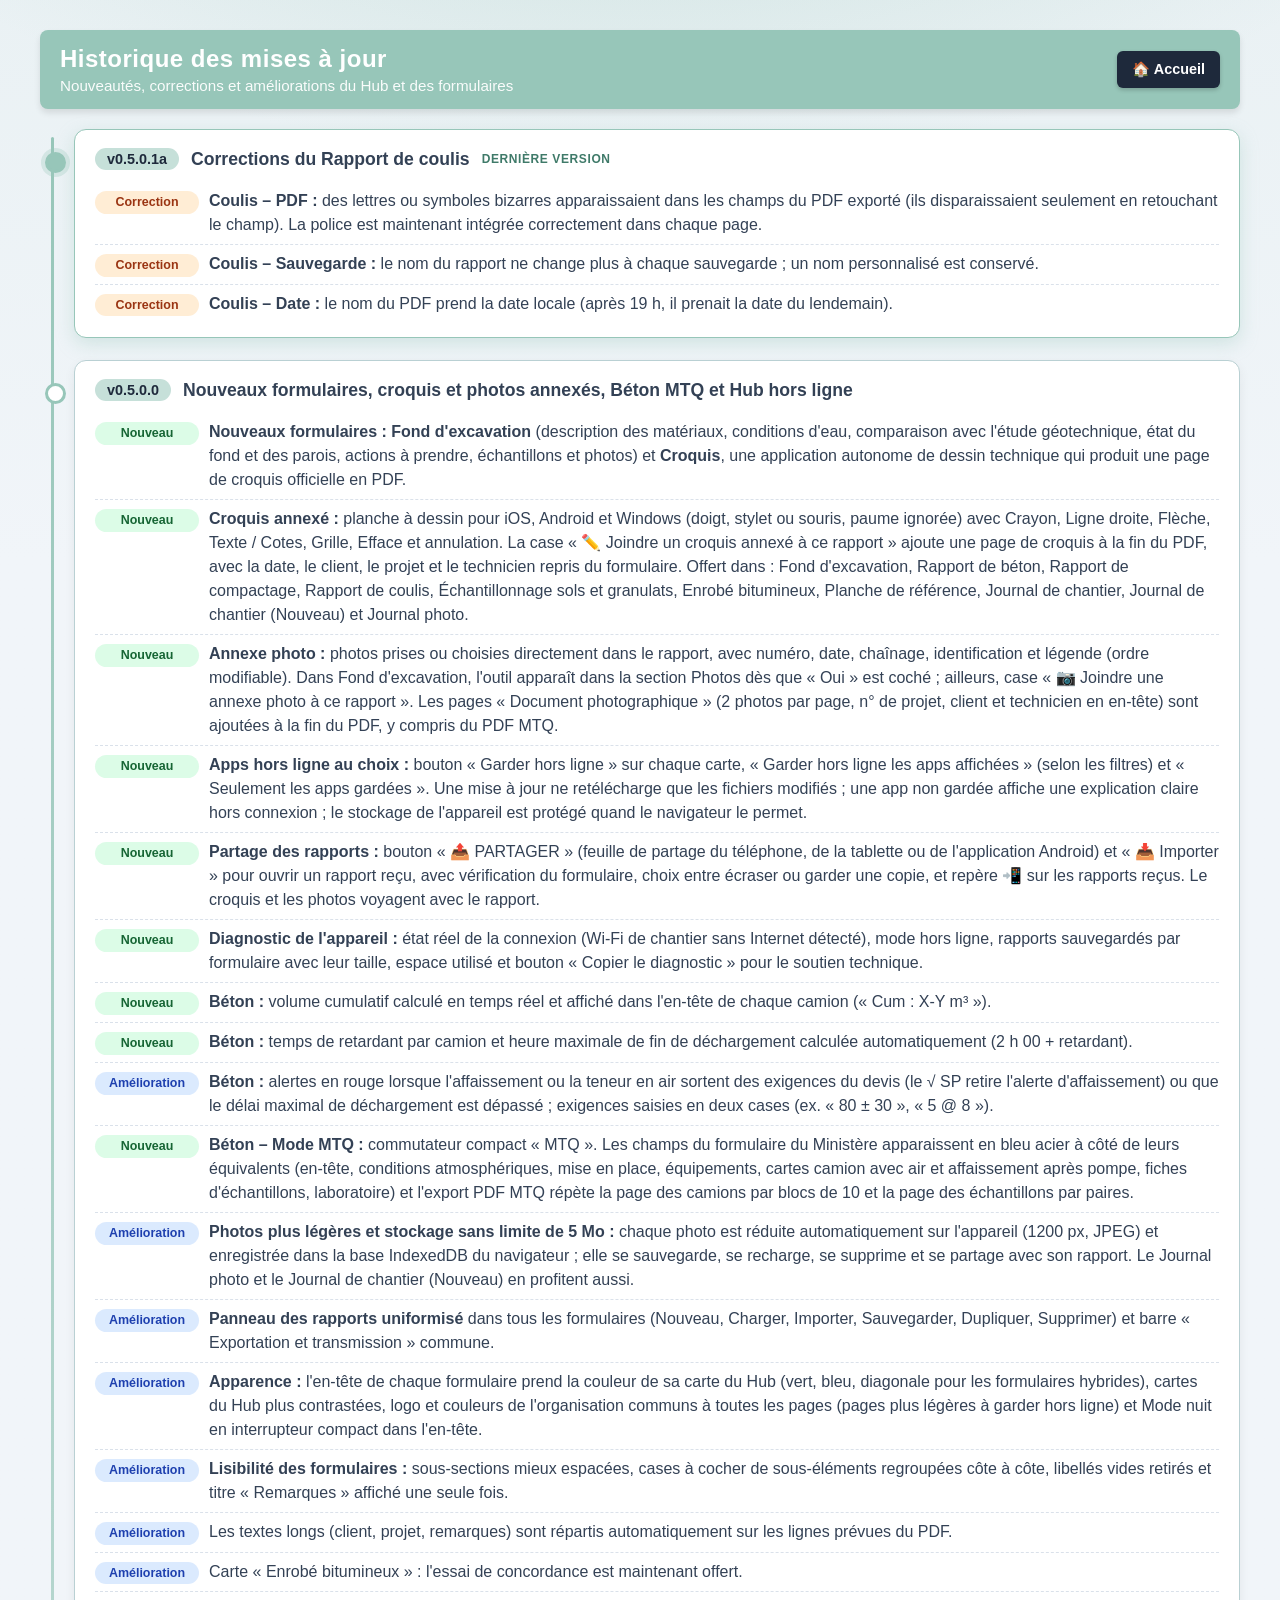
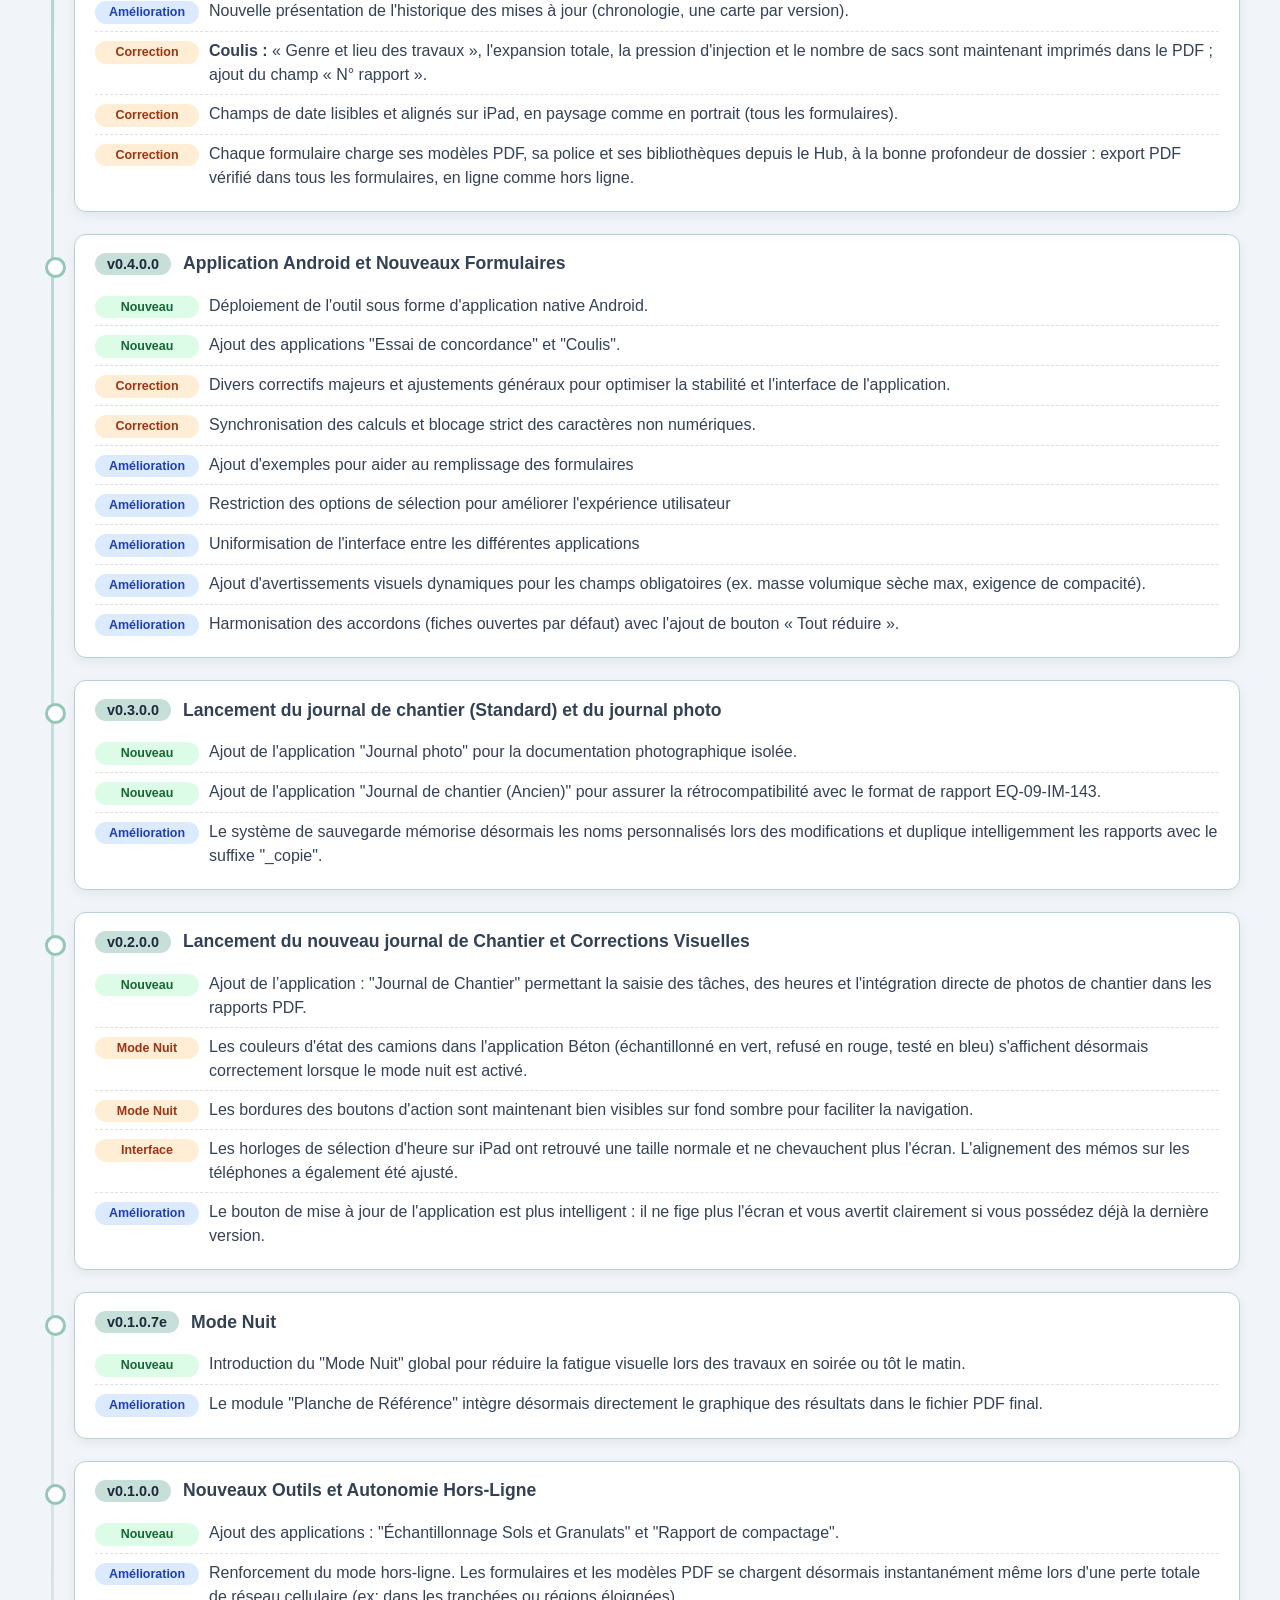
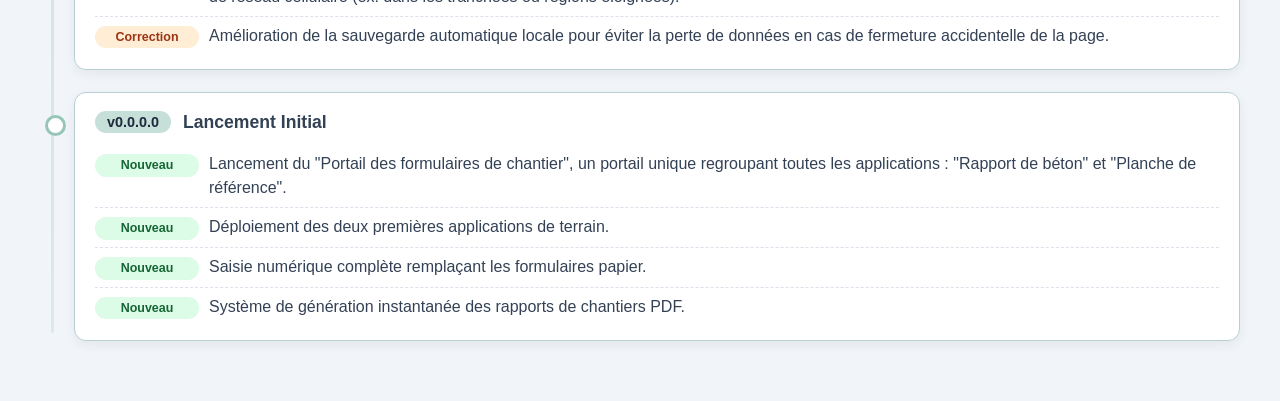
<file: changelog.html>
<!DOCTYPE html>
<html lang="fr">
<head>
    <meta charset="UTF-8">
    <meta name="viewport" content="width=device-width, initial-scale=1.0">
    <title>Historique des mises à jour - Hub Inspection</title>
    <link rel="stylesheet" href="shared/css/styles.css">
    <style>
        /* Historique : chronologie verticale, une carte par version. Aucune image ni police externe. */
        .cl-wrap { max-width: 860px; margin: 0 auto; }
        .cl-header h1 { margin: 0; font-size: 1.5rem; letter-spacing: 0.5px; }
        .cl-header p { margin: 4px 0 0; font-size: 0.95rem; opacity: 0.95; }
        .cl-timeline { position: relative; margin: 10px 0 40px; padding-left: 34px; }
        .cl-timeline::before { content: ""; position: absolute; left: 11px; top: 8px; bottom: 8px; width: 3px; border-radius: 3px; background: linear-gradient(var(--brand-primary, #97c6b9), color-mix(in srgb, var(--brand-primary, #97c6b9) 25%, transparent)); }
        .cl-version { position: relative; margin-bottom: 22px; padding: 18px 20px 14px; border-radius: 12px; background-color: var(--bg-card); border: 1px solid color-mix(in srgb, var(--brand-primary, #97c6b9) 35%, var(--border)); box-shadow: 0 4px 12px rgba(15, 23, 42, 0.06); }
        .cl-version::before { content: ""; position: absolute; left: -30px; top: 22px; width: 15px; height: 15px; border-radius: 50%; background-color: #ffffff; border: 3px solid var(--brand-primary, #97c6b9); }
        .cl-version.cl-latest { border-color: var(--brand-primary, #97c6b9); box-shadow: 0 6px 18px color-mix(in srgb, var(--brand-primary, #97c6b9) 35%, transparent); }
        .cl-version.cl-latest::before { background-color: var(--brand-primary, #97c6b9); box-shadow: 0 0 0 4px color-mix(in srgb, var(--brand-primary, #97c6b9) 30%, transparent); }
        .cl-head { display: flex; flex-wrap: wrap; align-items: center; gap: 8px 12px; margin-bottom: 12px; }
        .cl-num { display: inline-block; padding: 3px 12px; border-radius: 999px; font-weight: 700; font-size: 0.9rem; color: #1e293b; background-color: color-mix(in srgb, var(--brand-primary, #97c6b9) 55%, #ffffff); }
        .cl-title { margin: 0; padding: 0; background: none; border: none; font-size: 1.1rem; color: var(--text-main); }
        .cl-new-badge { font-size: 0.75rem; font-weight: 700; text-transform: uppercase; letter-spacing: 0.6px; color: #3f7a69; }
        .cl-list { list-style: none; margin: 0; padding: 0; }
        .cl-list li { display: flex; gap: 10px; align-items: baseline; padding: 7px 0; border-top: 1px dashed color-mix(in srgb, var(--border) 70%, transparent); line-height: 1.5; }
        .cl-list li:first-child { border-top: none; }
        .cl-tag { flex: 0 0 auto; min-width: 104px; text-align: center; padding: 2px 10px; border-radius: 999px; font-size: 0.78rem; font-weight: 700; }
        .tag-nouveau { color: #166534; background-color: #dcfce7; }
        .tag-correction { color: #9a3412; background-color: #ffedd5; }
        .tag-amelioration { color: #1e40af; background-color: #dbeafe; }

        body.dark-mode .cl-version { background-color: #1e293b; border-color: #334155; box-shadow: none; }
        body.dark-mode .cl-version.cl-latest { border-color: var(--brand-primary, #97c6b9); }
        body.dark-mode .cl-version::before { background-color: #0f172a; }
        body.dark-mode .cl-version.cl-latest::before { background-color: var(--brand-primary, #97c6b9); }
        body.dark-mode .cl-num { color: #0f172a; background-color: var(--brand-primary, #97c6b9); }
        body.dark-mode .cl-title { color: #f1f5f9; background: none; }
        body.dark-mode .cl-new-badge { color: #a8d4c7; }
        body.dark-mode .cl-list li { border-top-color: #334155; color: #e2e8f0; }
        body.dark-mode .tag-nouveau { color: #bbf7d0; background-color: #14532d; }
        body.dark-mode .tag-correction { color: #fed7aa; background-color: #7c2d12; }
        body.dark-mode .tag-amelioration { color: #bfdbfe; background-color: #1e3a8a; }

        @media (max-width: 600px) {
            .cl-timeline { padding-left: 24px; }
            .cl-timeline::before { left: 6px; }
            .cl-version { padding: 14px 14px 10px; }
            .cl-version::before { left: -24px; }
            .cl-list li { flex-direction: column; gap: 4px; }
            .cl-tag { min-width: 0; }
        }
    </style>
</head>
<body>
<div id="app-container" class="cl-wrap">

    <header class="cl-header" style="display: flex; align-items: center; gap: 15px; background: var(--brand-primary, #97c6b9); color: white; padding: 15px 20px; border-radius: 8px; margin-bottom: 20px; margin-top: 10px; box-shadow: 0 4px 6px rgba(0,0,0,0.1);">
        <div>
            <h1>Historique des mises à jour</h1>
            <p>Nouveautés, corrections et améliorations du Hub et des formulaires</p>
        </div>
        <a class="home-button" href="index.html" style="margin-left: auto; background: #1e293b; color: white; text-decoration: none; padding: 10px 15px; border-radius: 6px; font-weight: bold; font-size: 0.9rem; display: flex; align-items: center; box-shadow: 0 2px 4px rgba(0,0,0,0.2);">🏠 Accueil</a>
    </header>

    <div class="cl-timeline">

        <section class="cl-version cl-latest">
            <div class="cl-head"><span class="cl-num">v0.5.0.1a</span><h2 class="cl-title">Corrections du Rapport de coulis</h2><span class="cl-new-badge">Dernière version</span></div>
            <ul class="cl-list">
                <li><span class="cl-tag tag-correction">Correction</span><span><strong>Coulis – PDF :</strong> des lettres ou symboles bizarres apparaissaient dans les champs du PDF exporté (ils disparaissaient seulement en retouchant le champ). La police est maintenant intégrée correctement dans chaque page.</span></li>
                <li><span class="cl-tag tag-correction">Correction</span><span><strong>Coulis – Sauvegarde :</strong> le nom du rapport ne change plus à chaque sauvegarde ; un nom personnalisé est conservé.</span></li>
                <li><span class="cl-tag tag-correction">Correction</span><span><strong>Coulis – Date :</strong> le nom du PDF prend la date locale (après 19 h, il prenait la date du lendemain).</span></li>
            </ul>
        </section>

        <section class="cl-version">
            <div class="cl-head"><span class="cl-num">v0.5.0.0</span><h2 class="cl-title">Nouveaux formulaires, croquis et photos annexés, Béton MTQ et Hub hors ligne</h2></div>
            <ul class="cl-list">
                <li><span class="cl-tag tag-nouveau">Nouveau</span><span><strong>Nouveaux formulaires :</strong> <strong>Fond d'excavation</strong> (description des matériaux, conditions d'eau, comparaison avec l'étude géotechnique, état du fond et des parois, actions à prendre, échantillons et photos) et <strong>Croquis</strong>, une application autonome de dessin technique qui produit une page de croquis officielle en PDF.</span></li>
                <li><span class="cl-tag tag-nouveau">Nouveau</span><span><strong>Croquis annexé :</strong> planche à dessin pour iOS, Android et Windows (doigt, stylet ou souris, paume ignorée) avec Crayon, Ligne droite, Flèche, Texte / Cotes, Grille, Efface et annulation. La case « ✏️ Joindre un croquis annexé à ce rapport » ajoute une page de croquis à la fin du PDF, avec la date, le client, le projet et le technicien repris du formulaire. Offert dans : Fond d'excavation, Rapport de béton, Rapport de compactage, Rapport de coulis, Échantillonnage sols et granulats, Enrobé bitumineux, Planche de référence, Journal de chantier, Journal de chantier (Nouveau) et Journal photo.</span></li>
                <li><span class="cl-tag tag-nouveau">Nouveau</span><span><strong>Annexe photo :</strong> photos prises ou choisies directement dans le rapport, avec numéro, date, chaînage, identification et légende (ordre modifiable). Dans Fond d'excavation, l'outil apparaît dans la section Photos dès que « Oui » est coché ; ailleurs, case « 📷 Joindre une annexe photo à ce rapport ». Les pages « Document photographique » (2 photos par page, n° de projet, client et technicien en en-tête) sont ajoutées à la fin du PDF, y compris du PDF MTQ.</span></li>
                <li><span class="cl-tag tag-nouveau">Nouveau</span><span><strong>Apps hors ligne au choix :</strong> bouton « Garder hors ligne » sur chaque carte, « Garder hors ligne les apps affichées » (selon les filtres) et « Seulement les apps gardées ». Une mise à jour ne retélécharge que les fichiers modifiés ; une app non gardée affiche une explication claire hors connexion ; le stockage de l'appareil est protégé quand le navigateur le permet.</span></li>
                <li><span class="cl-tag tag-nouveau">Nouveau</span><span><strong>Partage des rapports :</strong> bouton « 📤 PARTAGER » (feuille de partage du téléphone, de la tablette ou de l'application Android) et « 📥 Importer » pour ouvrir un rapport reçu, avec vérification du formulaire, choix entre écraser ou garder une copie, et repère 📲 sur les rapports reçus. Le croquis et les photos voyagent avec le rapport.</span></li>
                <li><span class="cl-tag tag-nouveau">Nouveau</span><span><strong>Diagnostic de l'appareil :</strong> état réel de la connexion (Wi-Fi de chantier sans Internet détecté), mode hors ligne, rapports sauvegardés par formulaire avec leur taille, espace utilisé et bouton « Copier le diagnostic » pour le soutien technique.</span></li>
                <li><span class="cl-tag tag-nouveau">Nouveau</span><span><strong>Béton :</strong> volume cumulatif calculé en temps réel et affiché dans l'en-tête de chaque camion (« Cum : X-Y m³ »).</span></li>
                <li><span class="cl-tag tag-nouveau">Nouveau</span><span><strong>Béton :</strong> temps de retardant par camion et heure maximale de fin de déchargement calculée automatiquement (2 h 00 + retardant).</span></li>
                <li><span class="cl-tag tag-amelioration">Amélioration</span><span><strong>Béton :</strong> alertes en rouge lorsque l'affaissement ou la teneur en air sortent des exigences du devis (le √ SP retire l'alerte d'affaissement) ou que le délai maximal de déchargement est dépassé ; exigences saisies en deux cases (ex. « 80 ± 30 », « 5 @ 8 »).</span></li>
                <li><span class="cl-tag tag-nouveau">Nouveau</span><span><strong>Béton – Mode MTQ :</strong> commutateur compact « MTQ ». Les champs du formulaire du Ministère apparaissent en bleu acier à côté de leurs équivalents (en-tête, conditions atmosphériques, mise en place, équipements, cartes camion avec air et affaissement après pompe, fiches d'échantillons, laboratoire) et l'export PDF MTQ répète la page des camions par blocs de 10 et la page des échantillons par paires.</span></li>
                <li><span class="cl-tag tag-amelioration">Amélioration</span><span><strong>Photos plus légères et stockage sans limite de 5 Mo :</strong> chaque photo est réduite automatiquement sur l'appareil (1200 px, JPEG) et enregistrée dans la base IndexedDB du navigateur ; elle se sauvegarde, se recharge, se supprime et se partage avec son rapport. Le Journal photo et le Journal de chantier (Nouveau) en profitent aussi.</span></li>
                <li><span class="cl-tag tag-amelioration">Amélioration</span><span><strong>Panneau des rapports uniformisé</strong> dans tous les formulaires (Nouveau, Charger, Importer, Sauvegarder, Dupliquer, Supprimer) et barre « Exportation et transmission » commune.</span></li>
                <li><span class="cl-tag tag-amelioration">Amélioration</span><span><strong>Apparence :</strong> l'en-tête de chaque formulaire prend la couleur de sa carte du Hub (vert, bleu, diagonale pour les formulaires hybrides), cartes du Hub plus contrastées, logo et couleurs de l'organisation communs à toutes les pages (pages plus légères à garder hors ligne) et Mode nuit en interrupteur compact dans l'en-tête.</span></li>
                <li><span class="cl-tag tag-amelioration">Amélioration</span><span><strong>Lisibilité des formulaires :</strong> sous-sections mieux espacées, cases à cocher de sous-éléments regroupées côte à côte, libellés vides retirés et titre « Remarques » affiché une seule fois.</span></li>
                <li><span class="cl-tag tag-amelioration">Amélioration</span><span>Les textes longs (client, projet, remarques) sont répartis automatiquement sur les lignes prévues du PDF.</span></li>
                <li><span class="cl-tag tag-amelioration">Amélioration</span><span>Carte « Enrobé bitumineux » : l'essai de concordance est maintenant offert.</span></li>
                <li><span class="cl-tag tag-amelioration">Amélioration</span><span>Nouvelle présentation de l'historique des mises à jour (chronologie, une carte par version).</span></li>
                <li><span class="cl-tag tag-correction">Correction</span><span><strong>Coulis :</strong> « Genre et lieu des travaux », l'expansion totale, la pression d'injection et le nombre de sacs sont maintenant imprimés dans le PDF ; ajout du champ « N° rapport ».</span></li>
                <li><span class="cl-tag tag-correction">Correction</span><span>Champs de date lisibles et alignés sur iPad, en paysage comme en portrait (tous les formulaires).</span></li>
                <li><span class="cl-tag tag-correction">Correction</span><span>Chaque formulaire charge ses modèles PDF, sa police et ses bibliothèques depuis le Hub, à la bonne profondeur de dossier : export PDF vérifié dans tous les formulaires, en ligne comme hors ligne.</span></li>
            </ul>
        </section>

        <section class="cl-version">
            <div class="cl-head"><span class="cl-num">v0.4.0.0</span><h2 class="cl-title">Application Android et Nouveaux Formulaires</h2></div>
            <ul class="cl-list">
                <li><span class="cl-tag tag-nouveau">Nouveau</span><span>Déploiement de l'outil sous forme d'application native Android.</span></li>
                <li><span class="cl-tag tag-nouveau">Nouveau</span><span>Ajout des applications "Essai de concordance" et "Coulis".</span></li>
                <li><span class="cl-tag tag-correction">Correction</span><span>Divers correctifs majeurs et ajustements généraux pour optimiser la stabilité et l'interface de l'application.</span></li>
                <li><span class="cl-tag tag-correction">Correction</span><span>Synchronisation des calculs et blocage strict des caractères non numériques.</span></li>
                <li><span class="cl-tag tag-amelioration">Amélioration</span><span>Ajout d'exemples pour aider au remplissage des formulaires</span></li>
                <li><span class="cl-tag tag-amelioration">Amélioration</span><span>Restriction des options de sélection pour améliorer l'expérience utilisateur</span></li>
                <li><span class="cl-tag tag-amelioration">Amélioration</span><span>Uniformisation de l'interface entre les différentes applications</span></li>
                <li><span class="cl-tag tag-amelioration">Amélioration</span><span>Ajout d'avertissements visuels dynamiques pour les champs obligatoires (ex. masse volumique sèche max, exigence de compacité).</span></li>
                <li><span class="cl-tag tag-amelioration">Amélioration</span><span>Harmonisation des accordons (fiches ouvertes par défaut) avec l'ajout de bouton « Tout réduire ».</span></li>
            </ul>
        </section>

        <section class="cl-version">
            <div class="cl-head"><span class="cl-num">v0.3.0.0</span><h2 class="cl-title">Lancement du journal de chantier (Standard) et du journal photo</h2></div>
            <ul class="cl-list">
                <li><span class="cl-tag tag-nouveau">Nouveau</span><span>Ajout de l'application "Journal photo" pour la documentation photographique isolée.</span></li>
                <li><span class="cl-tag tag-nouveau">Nouveau</span><span>Ajout de l'application "Journal de chantier (Ancien)" pour assurer la rétrocompatibilité avec le format de rapport EQ-09-IM-143.</span></li>
                <li><span class="cl-tag tag-amelioration">Amélioration</span><span>Le système de sauvegarde mémorise désormais les noms personnalisés lors des modifications et duplique intelligemment les rapports avec le suffixe "_copie".</span></li>
            </ul>
        </section>

        <section class="cl-version">
            <div class="cl-head"><span class="cl-num">v0.2.0.0</span><h2 class="cl-title">Lancement du nouveau journal de Chantier et Corrections Visuelles</h2></div>
            <ul class="cl-list">
                <li><span class="cl-tag tag-nouveau">Nouveau</span><span>Ajout de l’application : "Journal de Chantier" permettant la saisie des tâches, des heures et l'intégration directe de photos de chantier dans les rapports PDF.</span></li>
                <li><span class="cl-tag tag-correction">Mode Nuit</span><span>Les couleurs d'état des camions dans l'application Béton (échantillonné en vert, refusé en rouge, testé en bleu) s'affichent désormais correctement lorsque le mode nuit est activé.</span></li>
                <li><span class="cl-tag tag-correction">Mode Nuit</span><span>Les bordures des boutons d'action sont maintenant bien visibles sur fond sombre pour faciliter la navigation.</span></li>
                <li><span class="cl-tag tag-correction">Interface</span><span>Les horloges de sélection d'heure sur iPad ont retrouvé une taille normale et ne chevauchent plus l'écran. L'alignement des mémos sur les téléphones a également été ajusté.</span></li>
                <li><span class="cl-tag tag-amelioration">Amélioration</span><span>Le bouton de mise à jour de l'application est plus intelligent : il ne fige plus l'écran et vous avertit clairement si vous possédez déjà la dernière version.</span></li>
            </ul>
        </section>

        <section class="cl-version">
            <div class="cl-head"><span class="cl-num">v0.1.0.7e</span><h2 class="cl-title">Mode Nuit</h2></div>
            <ul class="cl-list">
                <li><span class="cl-tag tag-nouveau">Nouveau</span><span>Introduction du "Mode Nuit" global pour réduire la fatigue visuelle lors des travaux en soirée ou tôt le matin.</span></li>
                <li><span class="cl-tag tag-amelioration">Amélioration</span><span>Le module "Planche de Référence" intègre désormais directement le graphique des résultats dans le fichier PDF final.</span></li>
            </ul>
        </section>

        <section class="cl-version">
            <div class="cl-head"><span class="cl-num">v0.1.0.0</span><h2 class="cl-title">Nouveaux Outils et Autonomie Hors-Ligne</h2></div>
            <ul class="cl-list">
                <li><span class="cl-tag tag-nouveau">Nouveau</span><span>Ajout des applications : "Échantillonnage Sols et Granulats" et "Rapport de compactage".</span></li>
                <li><span class="cl-tag tag-amelioration">Amélioration</span><span>Renforcement du mode hors-ligne. Les formulaires et les modèles PDF se chargent désormais instantanément même lors d'une perte totale de réseau cellulaire (ex: dans les tranchées ou régions éloignées).</span></li>
                <li><span class="cl-tag tag-correction">Correction</span><span>Amélioration de la sauvegarde automatique locale pour éviter la perte de données en cas de fermeture accidentelle de la page.</span></li>
            </ul>
        </section>

        <section class="cl-version">
            <div class="cl-head"><span class="cl-num">v0.0.0.0</span><h2 class="cl-title">Lancement Initial</h2></div>
            <ul class="cl-list">
                <li><span class="cl-tag tag-nouveau">Nouveau</span><span>Lancement du "Portail des formulaires de chantier", un portail unique regroupant toutes les applications : "Rapport de béton" et "Planche de référence".</span></li>
                <li><span class="cl-tag tag-nouveau">Nouveau</span><span>Déploiement des deux premières applications de terrain.</span></li>
                <li><span class="cl-tag tag-nouveau">Nouveau</span><span>Saisie numérique complète remplaçant les formulaires papier.</span></li>
                <li><span class="cl-tag tag-nouveau">Nouveau</span><span>Système de génération instantanée des rapports de chantiers PDF.</span></li>
            </ul>
        </section>

    </div>
</div>

<!-- Activation du Mode Nuit -->
<script>
    if (localStorage.getItem('darkMode') === 'enabled') {
        document.body.classList.add('dark-mode');
    }
</script>
</body>
</html>
</file>
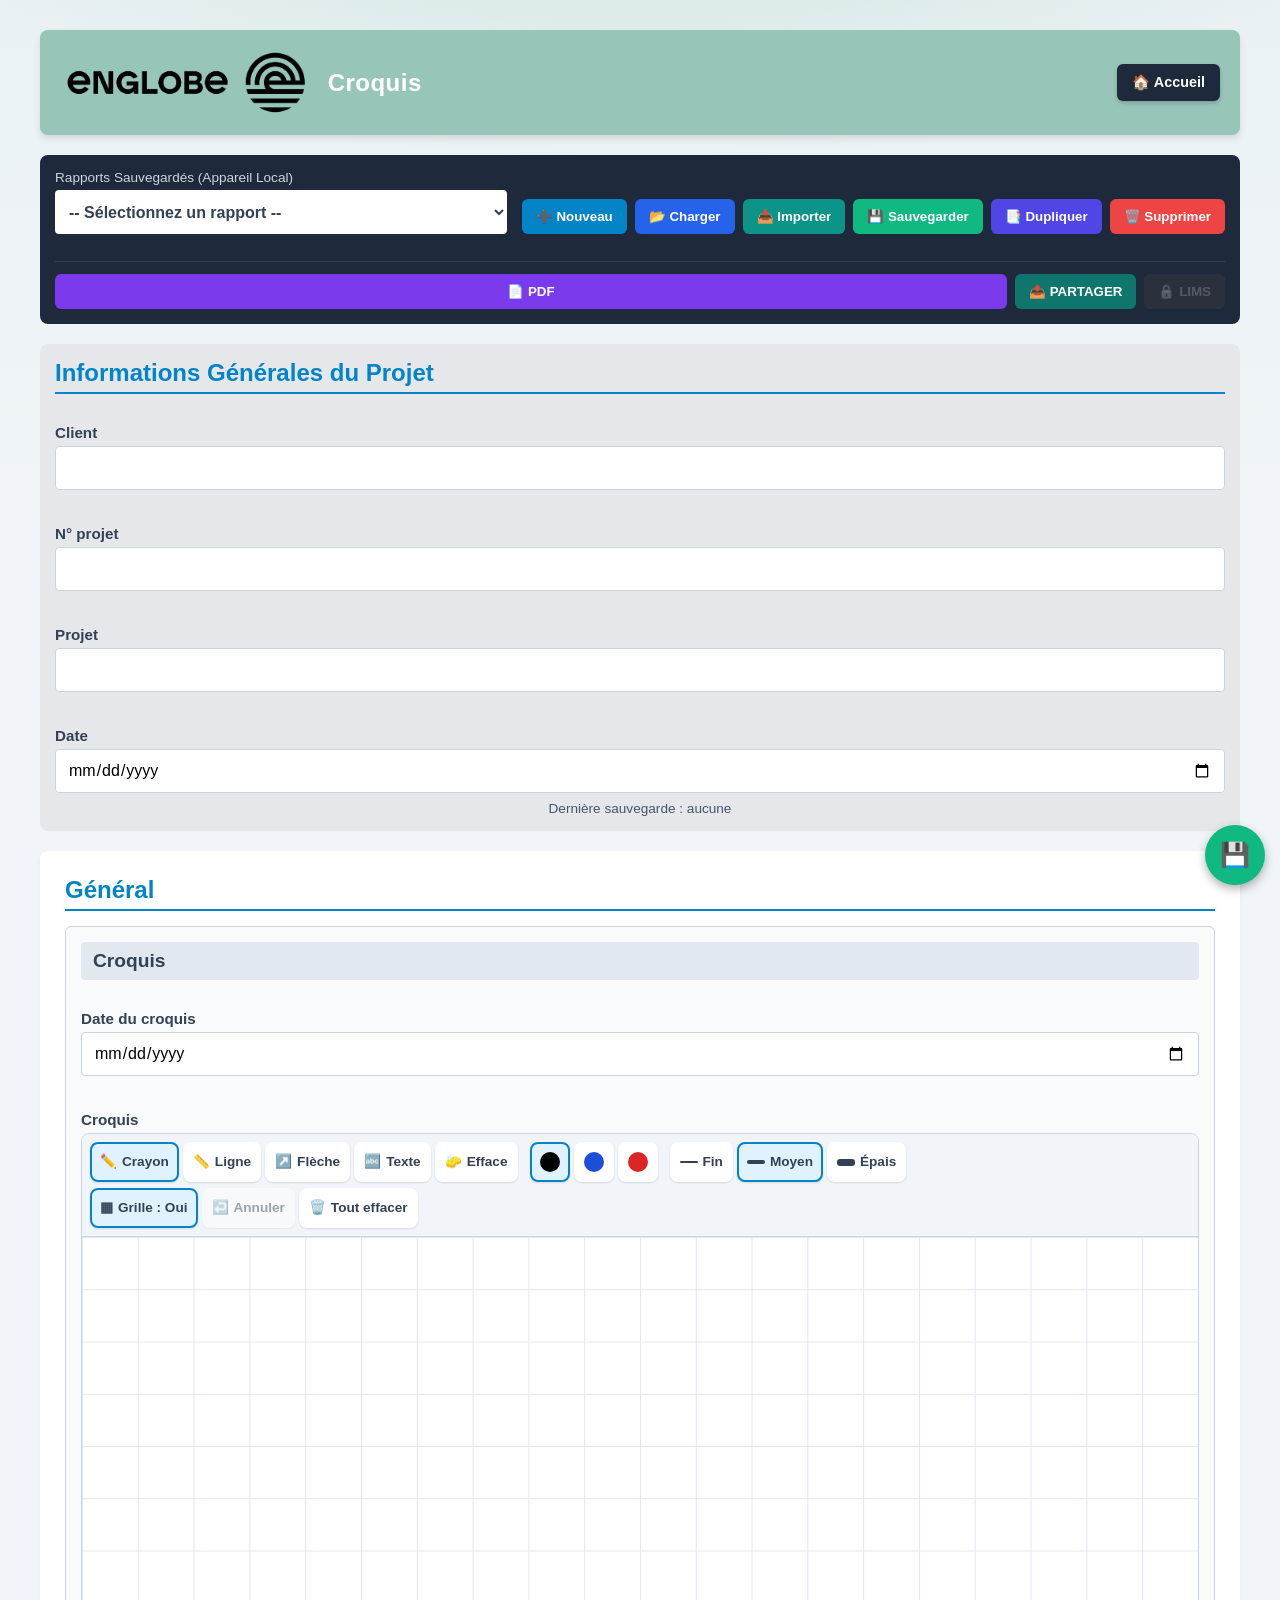
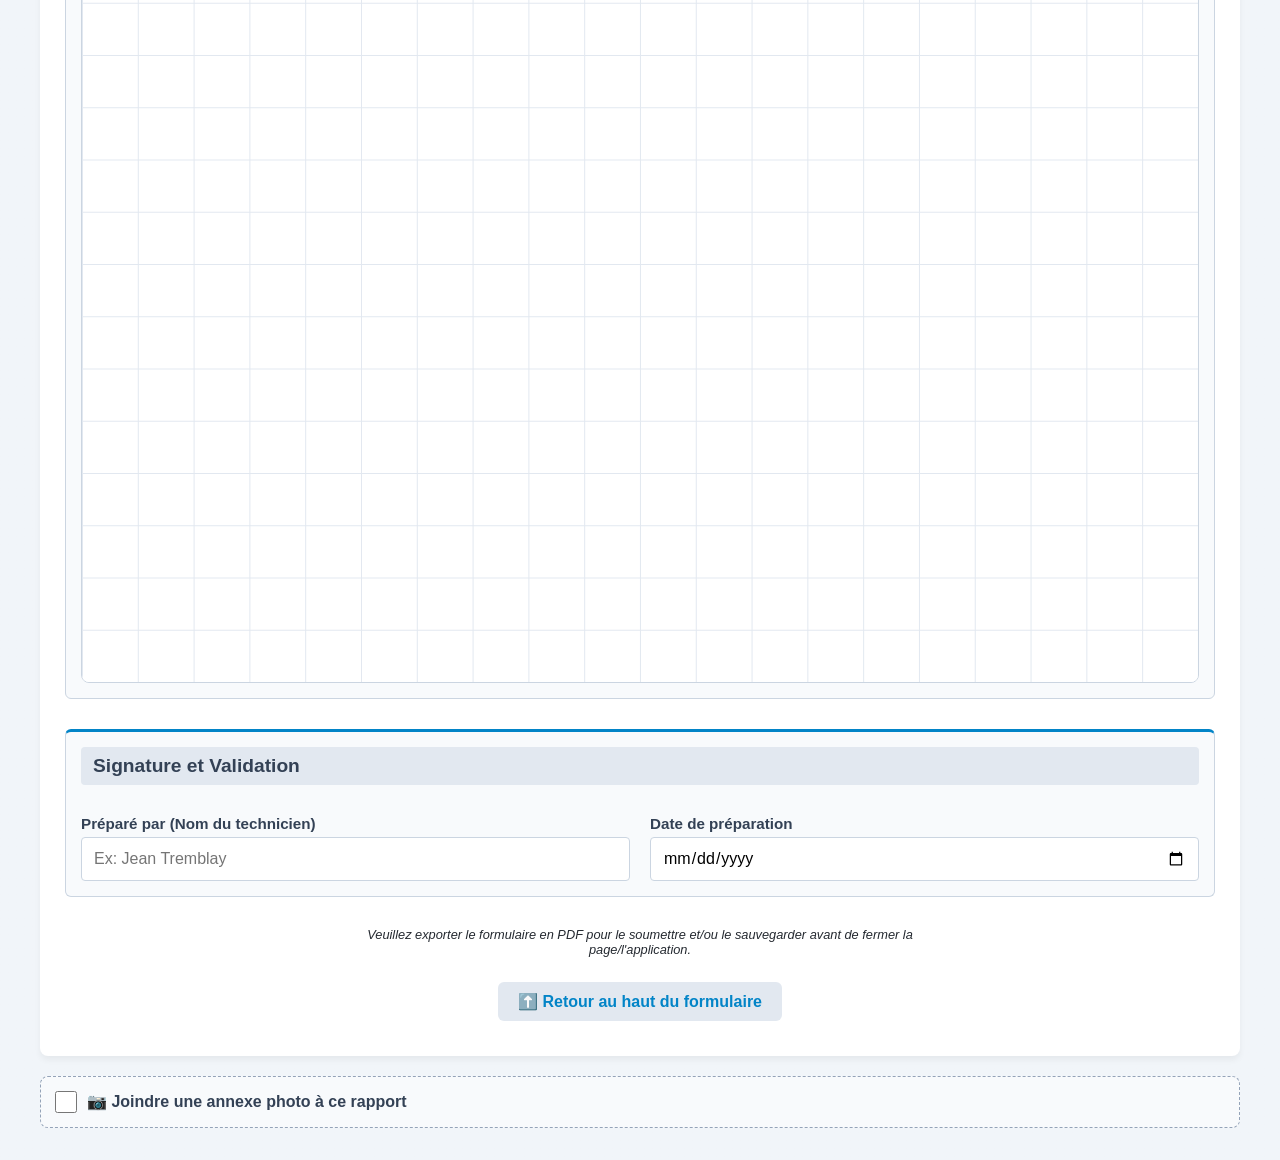
<file: tree/ENG/croquis/index_croquis.html>
<!DOCTYPE html>
<html lang="fr">
<head>
    <meta charset="UTF-8">
    <meta name="viewport" content="width=device-width, initial-scale=1.0, maximum-scale=1.0, user-scalable=no">
    <title>Croquis</title>
    
    <link rel="stylesheet" href="../../../shared/css/styles.css?v=v0.5.0.1a">
    <link rel="apple-touch-icon" href="logo_croquis.png">
    <meta name="apple-mobile-web-app-capable" content="yes">
    <meta name="apple-mobile-web-app-status-bar-style" content="black-translucent">
    <meta name="apple-mobile-web-app-title" content="Croquis">

    
    <script src="../../../shared/libs/pdf-lib.min.js"></script>
    <script src="../../../shared/libs/fontkit.umd.min.js"></script>
</head>
<body data-org="eng" data-secteur="gen" data-service="gen" data-brand-name="Englobe">



<div id="app-container">

    <!-- EN-TÊTE OFFICIEL ENGLOBE -->
    <header style="display: flex; align-items: center; gap: 15px; background: var(--brand-primary, #97c6b9); color: white; padding: 15px 20px; border-radius: 8px; margin-bottom: 20px; margin-top: 10px; box-shadow: 0 4px 6px rgba(0,0,0,0.1);">
        
        <img class="brand-logo" src="../../../shared/img/logo_entete.png" alt="Englobe" alt="Logo" style="height: 75px; padding: 5px; border-radius: 4px;"> 


        <div style="display: flex; flex-direction: column; gap: 5px;">
            <h1 class="editable-text" style="margin: 0; font-size: 1.5rem; letter-spacing: 0.5px;">Croquis</h1>
        </div>

        <a class="home-button" href="../../../index.html" style="margin-left: auto; background: #1e293b; color: white; text-decoration: none; padding: 10px 15px; border-radius: 6px; font-weight: bold; font-size: 0.9rem; display: flex; align-items: center; box-shadow: 0 2px 4px rgba(0,0,0,0.2);">
            🏠 Accueil
        </a>
    </header>

    <!-- GESTION DES RAPPORTS (SAUVEGARDE LOCALE) -->
    <section id="save-manager" style="background: #1e293b; color: white; padding: 15px; margin-bottom: 20px; border-radius: 8px; display: flex; gap: 15px; align-items: flex-end; flex-wrap: wrap;">
        <div style="flex: 1; min-width: 250px; max-width: 500px;">
            <label style="display: block; font-size: 0.85rem; margin-bottom: 5px; color: #cbd5e1;">Rapports Sauvegardés (Appareil Local)<span id="imported-indicator" title="Rapport reçu d'un autre appareil" style="display:none; background:#0d9488; color:#fff; border-radius:4px; padding:1px 5px; font-size:0.75rem; margin-left:6px;">📲</span></label>
            <select id="saved-reports-dropdown" style="width: 100%; padding: 10px; border-radius: 4px; border: none; font-weight: bold; color: #334155;">
                <option value="">-- Sélectionnez un rapport --</option>
            </select>
        </div>

        <div class="report-actions">
            <button type="button" class="report-btn" onclick="newReportPrompt()" style="--btn-bg: #0284c7;">➕ Nouveau</button>
            <button type="button" class="report-btn" onclick="loadReport()" style="--btn-bg: #2563eb;">📂 Charger</button>
            <button type="button" class="report-btn" onclick="triggerJsonImport()" style="--btn-bg: #0d9488;">📥 Importer</button>
            <button type="button" class="report-btn" onclick="saveReport()" style="--btn-bg: #10b981;">💾 Sauvegarder</button>
            <button type="button" class="report-btn" onclick="saveReport(true)" style="--btn-bg: #4f46e5;">📑 Dupliquer</button>
            <button type="button" class="report-btn" onclick="deleteReport()" style="--btn-bg: #ef4444;">🗑️ Supprimer</button>
            <input type="file" id="json-import-input" accept=".json,application/json,text/plain" style="display:none" onchange="importReportJson(event)">
        </div>

        <!-- EXPORTATION & TRANSMISSION -->
        <div class="export-bar">
            <button type="button" id="btn-export-pdf" class="report-btn report-btn-main" onclick="exportToPDF('eng')" style="--btn-bg: #7c3aed;">📄 PDF</button>
            <button type="button" class="report-btn" onclick="shareReportJson()" style="--btn-bg: #0f766e;">📤 PARTAGER</button>
            <button type="button" id="btn-export-lims" class="report-btn report-btn-lims is-frozen" style="--btn-bg: #334155;" title="Connexion LIMS bientôt disponible" disabled>🔒 LIMS</button>
        </div>
    </section>

    <!-- INFORMATIONS GÉNÉRALES (HORS ONGLETS, VISIBLES PARTOUT) -->
    
    <section id="global-header" style="background: #e5e7eb; padding: 15px; margin-bottom: 20px; border-radius: 8px;">
        <h2 class="editable-text">Informations Générales du Projet</h2>
        <div class="grid-2 sortable-grid">
            
            <div class="input-group draggable-field full-width" style="grid-column: 1 / -1; ">
                <label class="editable-text">Client</label>
                <!-- Multi-lignes : case d'une ligne, répartie sur global-client-# (1, 2...) du PDF --><input type="text" id="global-client" data-pdf-multiline="global-client-#">
            </div>
            
            <div class="input-group draggable-field full-width" style="grid-column: 1 / -1; ">
                <label class="editable-text">N° projet</label>
                <input type="text" id="global-no-projet" >
            </div>
            
            <div class="input-group draggable-field full-width" style="grid-column: 1 / -1; ">
                <label class="editable-text">Projet</label>
                <input type="text" id="global-projet" >
            </div>
            
            <div class="input-group draggable-field full-width" style="grid-column: 1 / -1; ">
                <label class="editable-text">Date</label>
                <input type="date" id="global-date" >
            </div>
            
        </div>
        <div id="last-saved-status" style="width: 100%; color: #475569; font-size: 0.85rem; text-align: center; margin-top: 8px;">Dernière sauvegarde : aucune</div>
    </section>
    

    

    <!-- ONGLETS ET SECTIONS DYNAMIQUES -->
    
    <section id="tab-form1" class="tab-section" style="display: block; margin-bottom: 20px;">
        <h2 class="editable-text">Général</h2>

        

        
        <div class="form-section">
            
            <h3 class="editable-text">Croquis</h3>
            

            <div id="section-croquis">
                
                    
                    <div class="grid-2 sortable-grid">
                        
                        <div class="input-group draggable-field full-width" data-indent-level="0" style="">
                            
                                <label class="editable-text">Date du croquis</label>
                                
                                    <input type="date" id="date">
                                
                            
                        </div>
                        
                        <div class="input-group draggable-field full-width" data-indent-level="0" style="">
                            
                                <label class="editable-text">Croquis</label>
                                <!-- Croquis : planche construite par shared/js/croquis_addon.js (outils, toucher, stylet, souris) -->
                                <div class="sfgen-sketch" data-croquis-pad data-sketch-id="zone_croquis" data-sketch-label="Croquis">
                                    <input type="hidden" id="zone_croquis__croquis">
                                </div>
                            
                        </div>
                        
                    </div>
                

                
            </div>
        </div>
        

        
            <!-- MODULE : CARTES DYNAMIQUES OU MATRICE FIXE (# / #-#) -->
            

            <!-- MODULE : REGISTRE DES TÂCHES & HEURES (JOURNAL) -->
            

            <!-- MODULE : PHOTOS (4 IMAGES COMPACTÉES BASE64) -->
            

            <!-- MODULE : GRAPHIQUE CHART.JS -->
            

            <!-- MODULE : DICTIONNAIRE DE REMARQUES GLOBALES -->
            

            <!-- MODULE : BLOC SIGNATURE OFFICIEL EN BAS DE FORMULAIRE -->
            
            <div class="form-section" style="border-top: 3px solid var(--primary); padding-top: 15px;">
                <h3 class="editable-text">Signature et Validation</h3>
                <div class="grid-2 sortable-grid">
                    <div class="input-group draggable-field">
                        <label class="editable-text">Préparé par (Nom du technicien)</label>
                        <input type="text" id="sig-prep-nom" placeholder="Ex: Jean Tremblay">
                    </div>
                    <div class="input-group draggable-field">
                        <label class="editable-text">Date de préparation</label>
                        <input type="date" id="sig-prep-date">
                    </div>
                    
                </div>
            </div>
            

            <small id="form-instructions2" style="color: #242930; font-size: 0.8rem; display: block; margin-top: 3px; margin-bottom: 5px; text-align: center; margin-left: auto; margin-right: auto; max-width: 600px; font-style: italic;">
                Veuillez exporter le formulaire en PDF pour le soumettre et/ou le sauvegarder avant de fermer la page/l'application.
            </small>
        

        <div style="text-align: center; margin: 25px 0 10px 0;">
            <a href="javascript:void(0);" onclick="scrollToSection('global-header')" style="color: var(--primary); font-weight: bold; text-decoration: none; font-size: 1rem; padding: 10px 20px; background: #e2e8f0; border-radius: 6px; display: inline-block;">
                ⬆️ Retour au haut du formulaire
            </a>
        </div>
    </section>
    

</div>

<!-- TEMPLATE POUR CARTES DYNAMIQUES OU MATRICE (# / #-#) -->


<!-- TEMPLATE POUR TÂCHES JOURNAL -->


<button type="button" onclick="saveReport()" style="position: fixed; bottom: 15px; right: 15px; z-index: 9999; background: #10b981; color: white; border: none; width: 60px; height: 60px; border-radius: 50%; box-shadow: 0 4px 10px rgba(0,0,0,0.3); font-size: 1.5rem; cursor: pointer; display: flex; justify-content: center; align-items: center;">💾</button>

<script src="../../../shared/fonts/tahoma.js"></script>
<script src="tpl_croquis.js"></script>
<script src="app_croquis.js"></script>
<script>window.REPORT_CONFIG = { slug: 'croquis', keyPrefix: 'CROQ_', namePrefix: 'englobe_', orgs: ["eng"], photos: true };</script>
<script src="../../../shared/js/gestion_rapports.js"></script>
<script src="../../../shared/js/photo_addon.js"></script>
<script src="../../../shared/js/croquis_addon.js"></script>
<script>
    if ('serviceWorker' in navigator) {
        window.addEventListener('load', () => {
            navigator.serviceWorker.register('../../../sw.js');
        });
    }
</script>



</body>
</html>
</file>
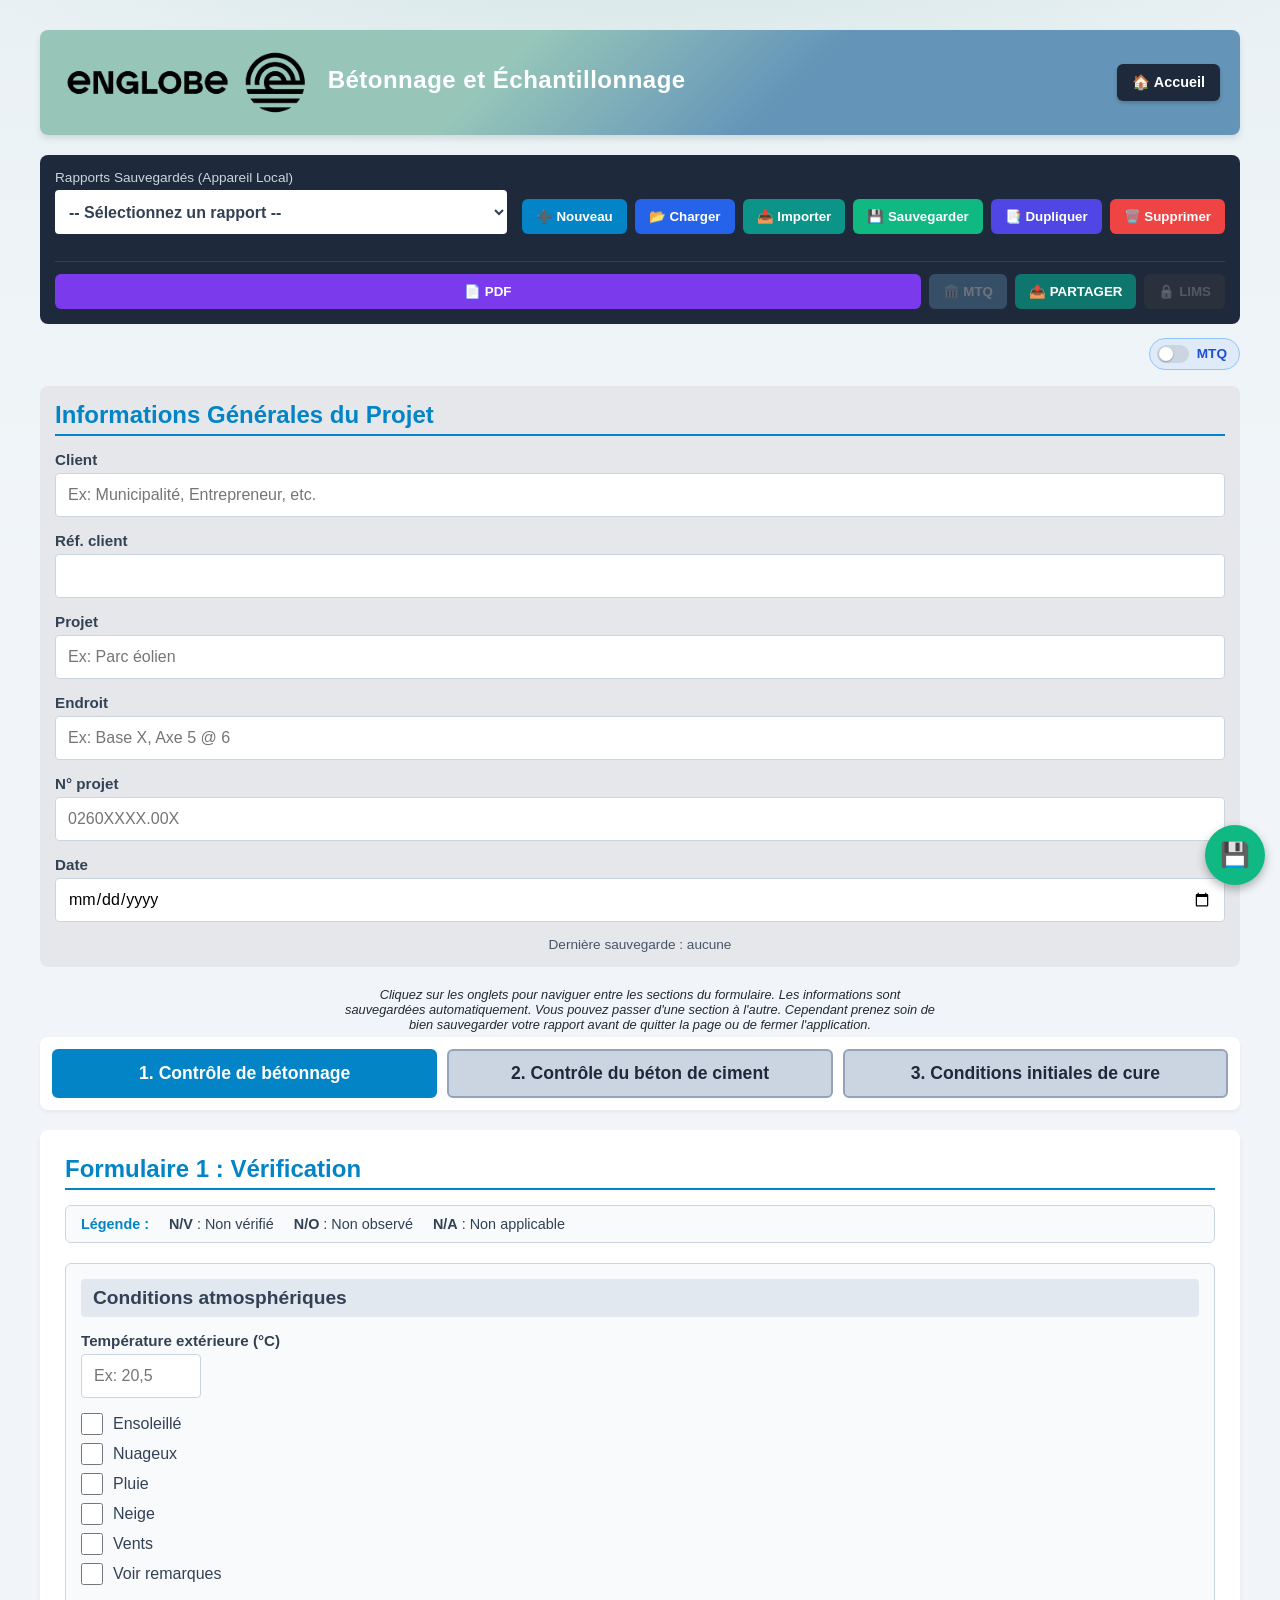
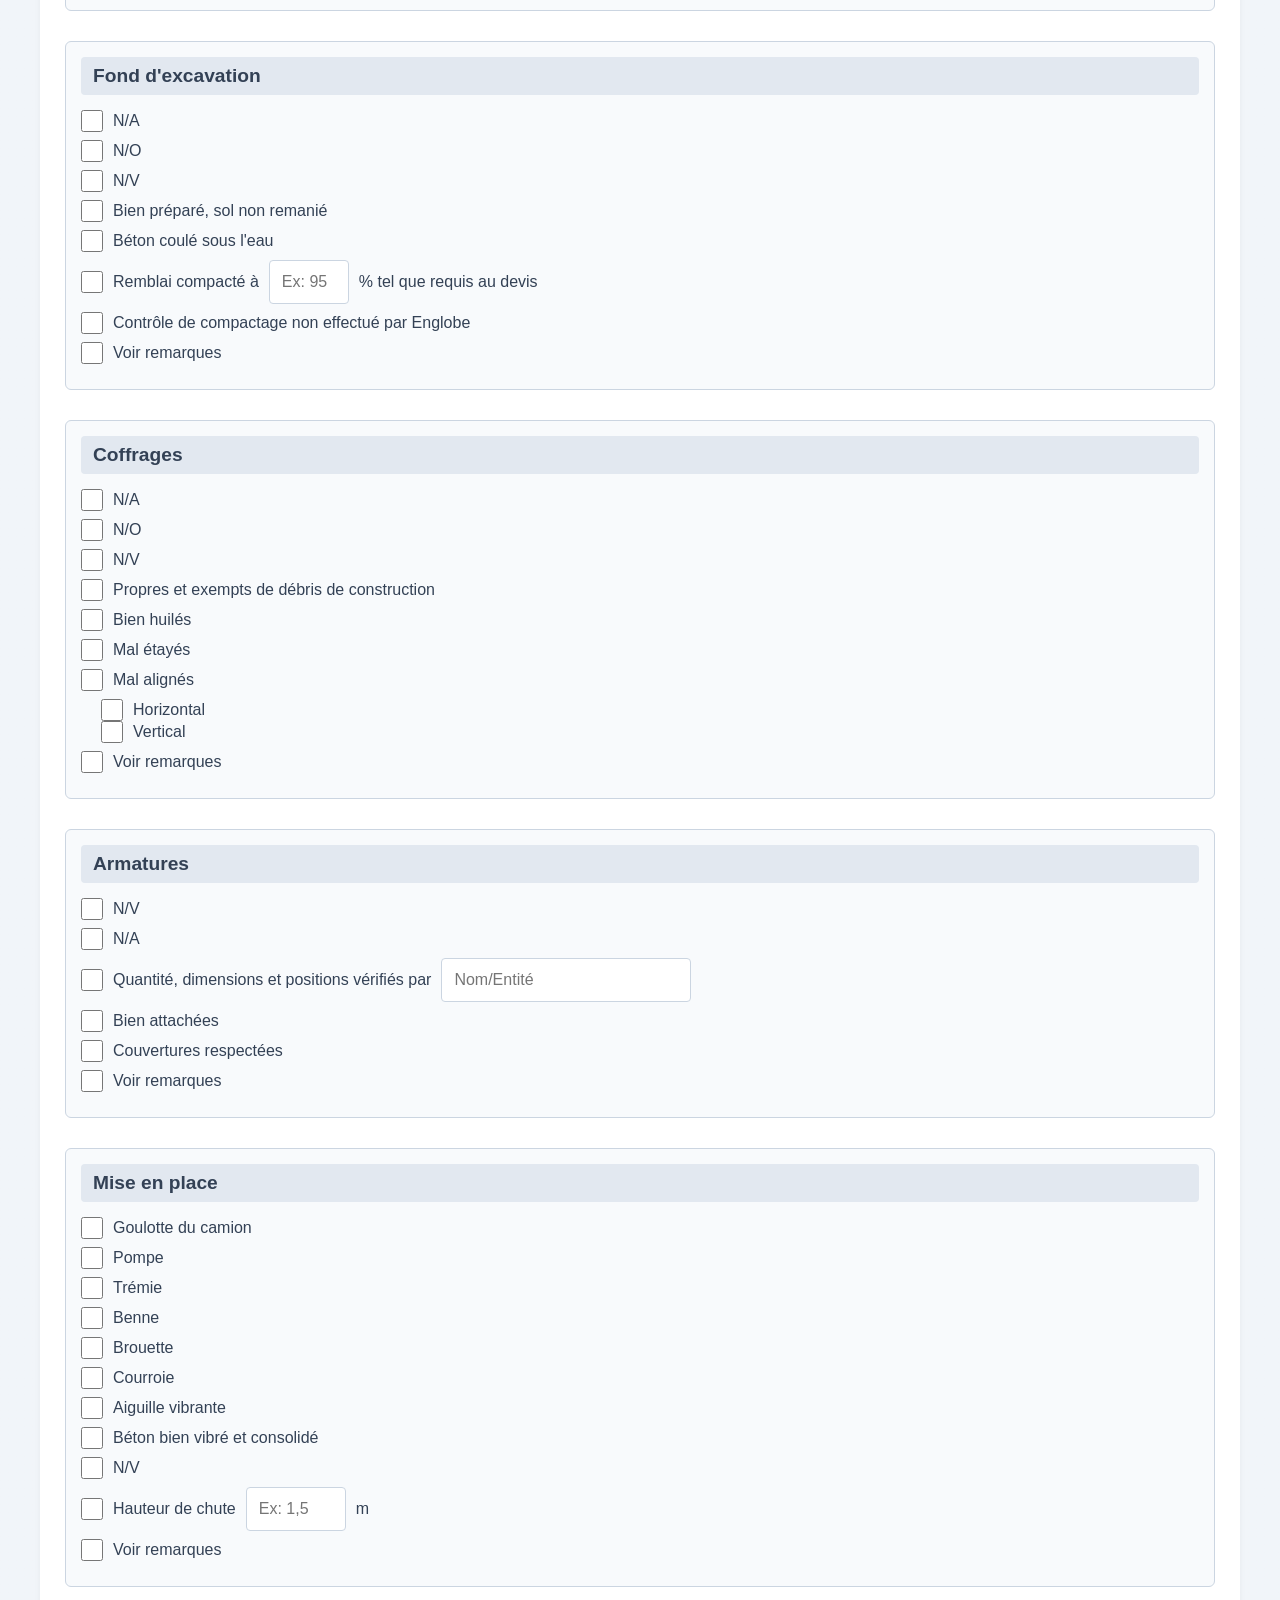
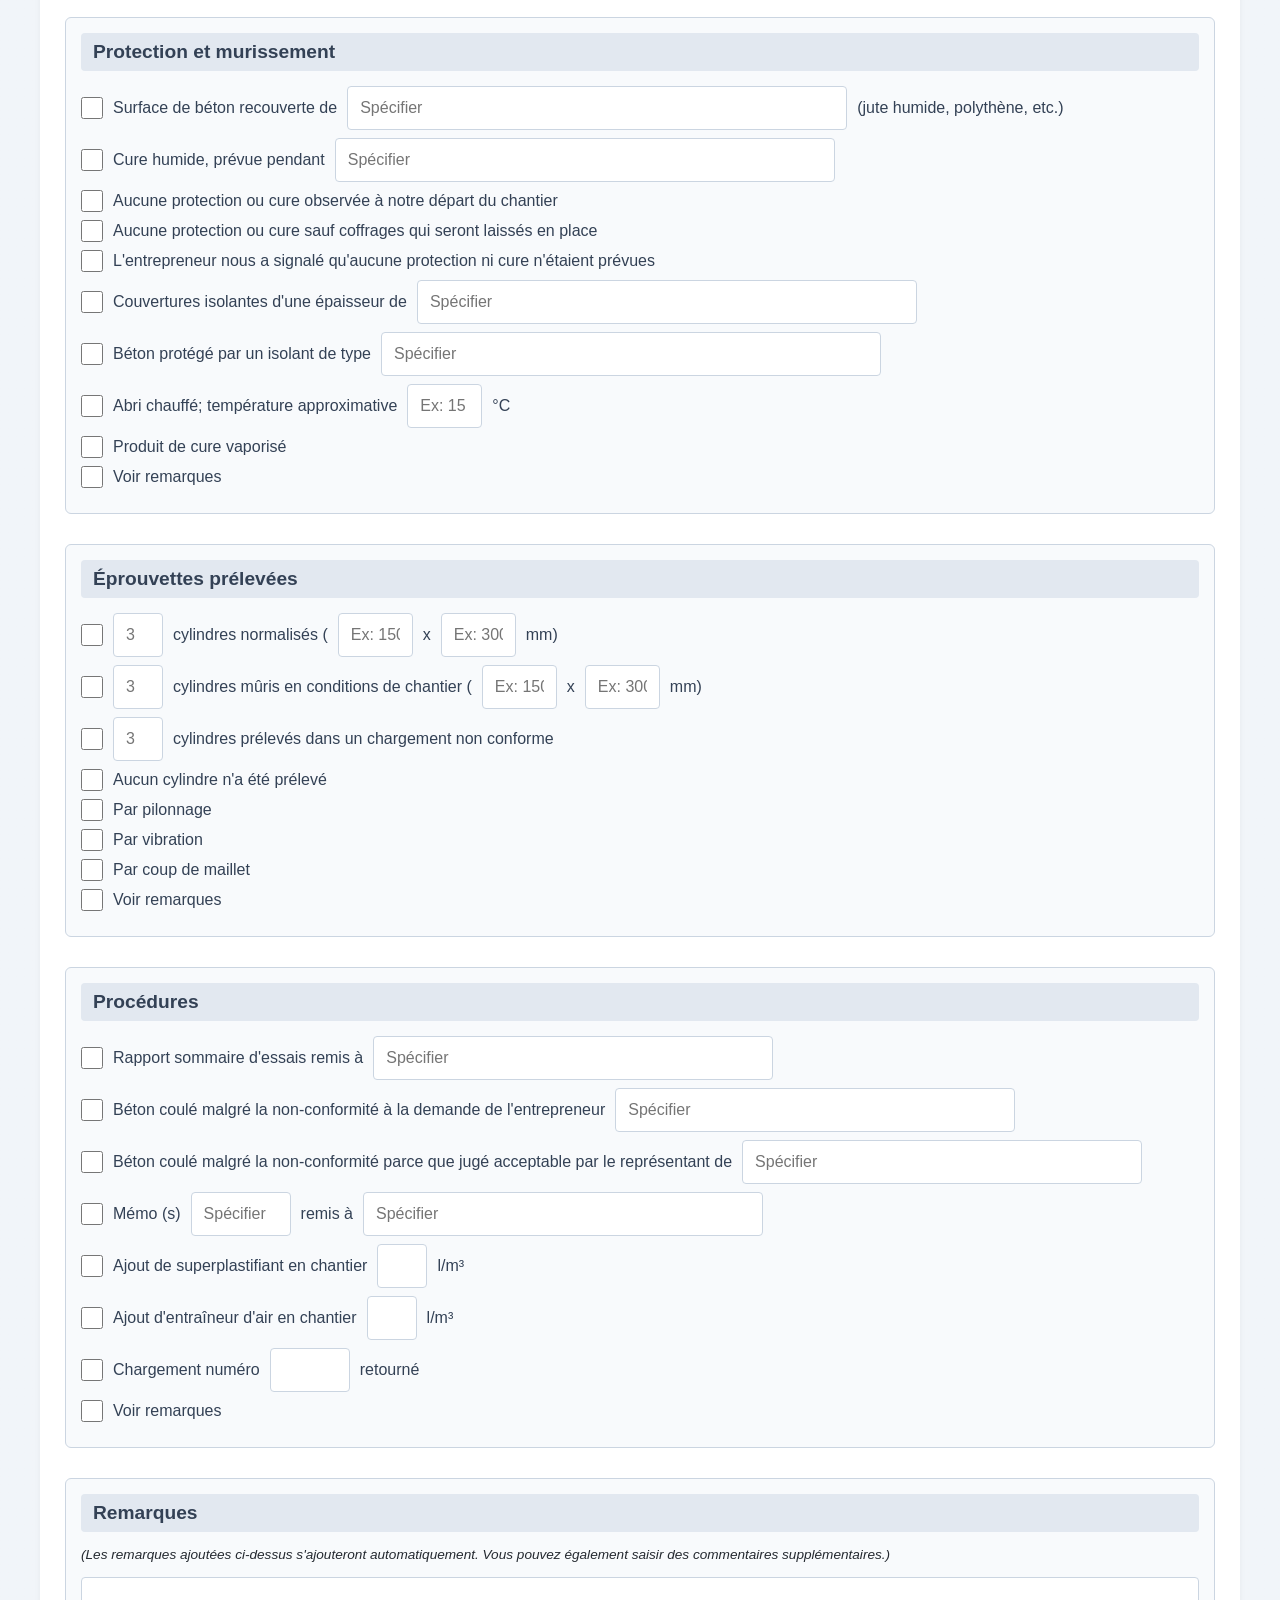
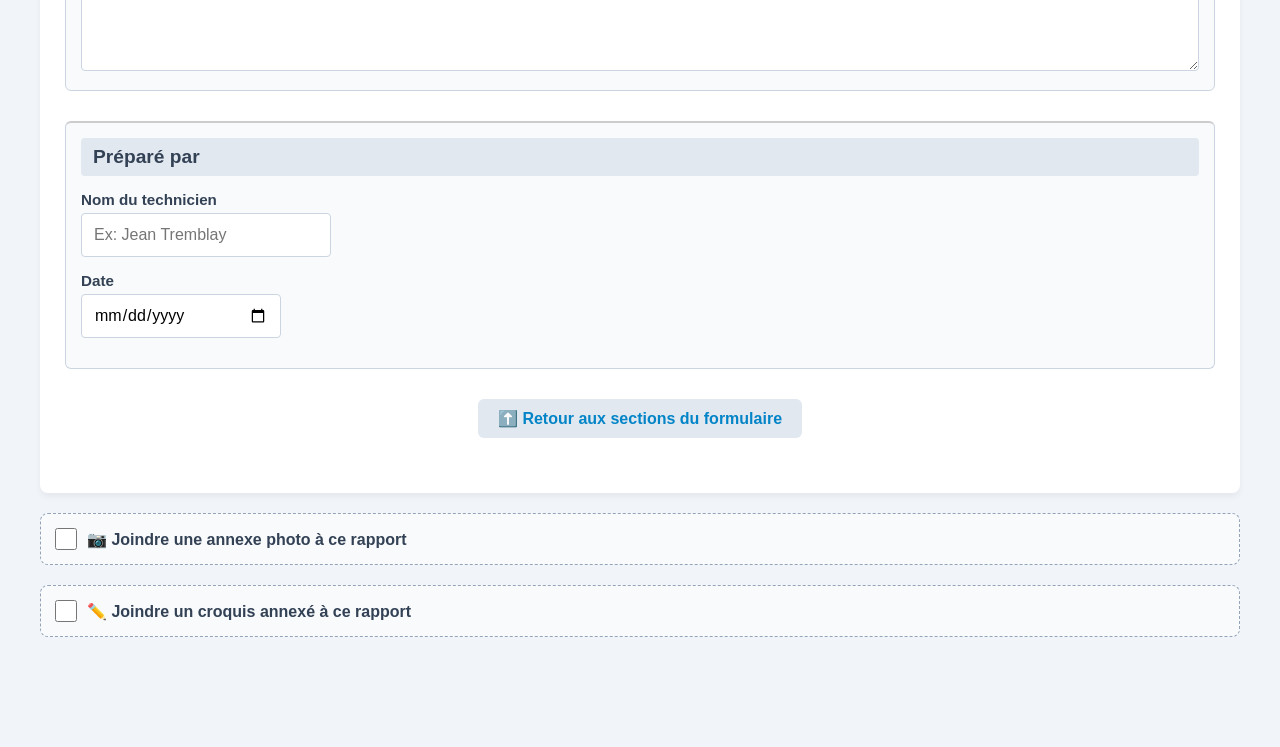
<file: tree/HYB/beton/index_beton.html>
<!DOCTYPE html>
<html lang="fr">
<head>
    <meta charset="UTF-8">
    <meta name="viewport" content="width=device-width, initial-scale=1.0, maximum-scale=1.0, user-scalable=no">
    <!-- Le titre qui s'affiche dans l'onglet du navigateur -->
    <title>Bétonnage et Échantillonnage</title>
    
    <link rel="stylesheet" href="../../../shared/css/styles.css">

    <!-- === LIGNES POUR L'IPAD === -->
    <link rel="apple-touch-icon" href="logo_beton.png">
    <meta name="apple-mobile-web-app-capable" content="yes">
    <meta name="apple-mobile-web-app-status-bar-style" content="black-translucent">
    <!-- Le nom qui s'affiche sous l'icône sur l'écran d'accueil de l'iPad -->
    <meta name="apple-mobile-web-app-title" content="Bétonnage">
    <!-- ==================================== -->

    <script src="../../../shared/libs/pdf-lib.min.js"></script>
    <script src="../../../shared/libs/fontkit.umd.min.js"></script>

    <!-- Spécifications en deux cases (± / @) et valeurs hors spécification dans les camions -->
    <style>
        .spec-split { display: flex; align-items: center; gap: 8px; }
        .spec-split input { flex: 1 1 0; min-width: 0; }
        .spec-symbol { flex: 0 0 auto; font-size: 1.25rem; font-weight: bold; color: var(--text-main); }
        body.dark-mode .spec-symbol { color: #f8fafc; }
        input.hors-spec { border-color: #dc2626 !important; background-color: #fee2e2 !important; color: #991b1b !important; box-shadow: 0 0 0 2px rgba(220, 38, 38, 0.25); }
        body.dark-mode input.hors-spec { border-color: #f87171 !important; background-color: #450a0a !important; color: #fecaca !important; }

        /* En-tête des camions : pastilles compactes qui passent à la ligne (360 px sans débordement) */
        .truck-header-main { flex: 1; min-width: 0; display: flex; flex-wrap: wrap; align-items: center; justify-content: space-between; gap: 4px 8px; text-align: left; }
        .truck-header-title { font-weight: bold; font-size: 1.05rem; white-space: nowrap; }
        .truck-header-summary { display: flex; flex-wrap: wrap; align-items: center; gap: 4px; font-weight: normal; }
        .truck-pill { font-size: 0.78rem; padding: 2px 6px; border-radius: 4px; white-space: nowrap; background-color: rgba(15, 23, 42, 0.07); border: 1px solid rgba(15, 23, 42, 0.14); color: #334155; }
        .truck-pill-cum { background-color: #0369a1; border-color: #0369a1; color: #ffffff; font-weight: 600; }
        .truck-pill-refused { background-color: #b91c1c; border-color: #b91c1c; }
        body.dark-mode .truck-pill { background-color: rgba(248, 250, 252, 0.1); border-color: rgba(248, 250, 252, 0.2); color: #e2e8f0; }
        body.dark-mode .truck-pill-cum { background-color: #0284c7; border-color: #0284c7; color: #ffffff; }
        body.dark-mode .truck-pill-refused { background-color: #b91c1c; border-color: #b91c1c; }

        /* Heures du camion : 4 colonnes, 2 sur téléphone (l'emporte sur la rangée forcée de styles.css) */
        .truck-card .accordion-content > div.truck-times.truck-times { display: grid !important; grid-template-columns: repeat(4, minmax(0, 1fr)); gap: 6px 10px !important; align-items: end !important; flex-wrap: wrap !important; margin-bottom: 10px; }
        .truck-time-cell { min-width: 0; }
        .truck-time-cell label { font-size: 0.85rem; }
        .truck-time-cell input { width: 100%; min-width: 0; box-sizing: border-box; }
        .max-time-label { color: #0284c7; font-weight: 600; font-size: 0.8em; white-space: nowrap; }
        .max-time-label.depasse { color: #ef4444; }
        body.dark-mode .max-time-label { color: #38bdf8; }
        body.dark-mode .max-time-label.depasse { color: #ef4444; }
        input.hors-delai { border: 2px solid #ef4444 !important; background-color: rgba(239, 68, 68, 0.15) !important; color: #b91c1c !important; }
        body.dark-mode input.hors-delai { color: #fca5a5 !important; }
        input.retard-illisible { border-color: #f59e0b !important; box-shadow: 0 0 0 2px rgba(245, 158, 11, 0.25); }
        @media (max-width: 600px) {
            .truck-card .accordion-content > div.truck-times.truck-times { grid-template-columns: repeat(2, minmax(0, 1fr)); }
        }

        /* Champs MTQ intégrés aux sections Englobe (interrupteur MTQ) : cases « puces », lignes de cases, cellules, tableaux A / B / C */
        .mtq-only-field.mtq-chip { align-self: flex-start; padding: 3px 10px 3px 8px; border-radius: 4px; }
        .mtq-only-field.mtq-chip-inline { padding: 2px 8px; margin: 0; font-size: 0.85rem; white-space: nowrap; }
        .mtq-only-field.mtq-fit { width: fit-content; max-width: 100%; }
        .mtq-only-field.mtq-cell { padding: 2px 4px; border-left-width: 2px; }
        .mtq-only-field.mtq-cell input { width: 100%; box-sizing: border-box; }
        .mtq-line { display: flex; flex-wrap: wrap; align-items: center; gap: 6px 16px; margin: 8px 0; }
        .mtq-line label, .mtq-inline-checks label { display: inline-flex !important; align-items: center; gap: 6px; margin: 0; font-weight: normal; }
        .mtq-line input[type="checkbox"], .mtq-inline-checks input[type="checkbox"] { width: auto; margin: 0; }
        .mtq-line-title { font-weight: 700; font-size: 0.85rem; }
        .mtq-line-input { flex: 1 1 140px; min-width: 120px; }
        .mtq-line-field input { width: 120px; }
        .mtq-inline-checks { display: flex; flex-wrap: wrap; gap: 4px 16px; padding: 4px 0; }
        .mtq-sig { display: grid; grid-template-columns: repeat(auto-fit, minmax(180px, 1fr)); gap: 0 12px; align-items: end; margin-bottom: 10px; }
        .mtq-sig .mtq-line-title { grid-column: 1 / -1; margin-top: 6px; }
        .mtq-ep-block { margin-top: 12px; }
        .mtq-table-wrap { overflow-x: auto; margin: 12px 0; }
        .mtq-table { border-collapse: collapse; width: 100%; min-width: 560px; font-size: 0.85rem; }
        .mtq-table th, .mtq-table td { border: 1px solid rgba(59, 130, 246, 0.35); padding: 4px; text-align: center; }
        .mtq-table th:first-child { text-align: left; white-space: nowrap; }
        .mtq-table input:not([type="checkbox"]) { width: 100%; min-width: 72px; box-sizing: border-box; padding: 4px; }
        .mtq-table.mtq-table-narrow { min-width: 0; }
        .truck-card .accordion-content > div.mtq-truck-row.mtq-truck-row { display: grid !important; grid-template-columns: repeat(2, minmax(0, 1fr)); gap: 6px 10px !important; align-items: end !important; flex-wrap: wrap !important; margin-bottom: 10px; padding: 6px 8px; }
        .mtq-truck-cell { min-width: 0; }
        .mtq-truck-cell label { display: block; font-size: 0.85rem; line-height: 1.15; margin-bottom: 4px; white-space: normal; overflow-wrap: anywhere; }
        @media (max-width: 600px) { .mtq-truck-cell label { font-size: 0.8rem; } }
        .mtq-truck-cell input { width: 100%; min-width: 0; box-sizing: border-box; }
        body:not([data-active-org="mtq"]) .truck-card .accordion-content > div.mtq-truck-row.mtq-truck-row { display: none !important; }
    </style>
</head>
<body data-org="eng mtq" data-secteur="ici" data-service="mat" data-brand-name="Englobe">

<div id="app-container">

    <!-- === NOUVEL EN-TÊTE OFFICIEL V1.0.0 === -->
    <header style="display: flex; align-items: center; gap: 15px; background: var(--brand-primary, #97c6b9); color: white; padding: 15px 20px; border-radius: 8px; margin-bottom: 20px; margin-top: 10px; box-shadow: 0 4px 6px rgba(0,0,0,0.1);">
        
        
        <img class="brand-logo" src="../../../shared/img/logo_entete.png" alt="Englobe" alt="Logo" style="height: 75px; padding: 5px; border-radius: 4px;"> 

        <div style="display: flex; flex-direction: column; gap: 5px;">
            <h1 style="margin: 0; font-size: 1.5rem; letter-spacing: 0.5px;">Bétonnage et Échantillonnage</h1>
            <div>
            </div>
        </div>

        <a class="home-button" href="../../../index.html" style="margin-left: auto; background: #1e293b; color: white; text-decoration: none; padding: 10px 15px; border-radius: 6px; font-weight: bold; font-size: 0.9rem; display: flex; align-items: center; box-shadow: 0 2px 4px rgba(0,0,0,0.2);">
            🏠 Accueil
        </a>
        
    </header>

    <!-- ========================================== -->
    <!-- GESTION DES RAPPORTS (SAUVEGARDE)          -->
    <!-- ========================================== -->
    <section id="save-manager" style="background: #1e293b; color: white; padding: 15px; margin-bottom: 20px; border-radius: 8px; display: flex; gap: 15px; align-items: flex-end; flex-wrap: wrap;">
        <div style="flex: 1; min-width: 250px; max-width: 500px;">
            <label style="display: block; font-size: 0.85rem; margin-bottom: 5px; color: #cbd5e1;">Rapports Sauvegardés (Appareil Local)<span id="imported-indicator" title="Rapport reçu d'un autre appareil" style="display:none; background:#0d9488; color:#fff; border-radius:4px; padding:1px 5px; font-size:0.75rem; margin-left:6px;">📲</span></label>
            <select id="saved-reports-dropdown" style="width: 100%; padding: 10px; border-radius: 4px; border: none; font-weight: bold; color: #334155;">
                <option value="">-- Sélectionnez un rapport --</option>
            </select>
        </div>

        <div class="report-actions">
            <button type="button" class="report-btn" onclick="newReportPrompt()" style="--btn-bg: #0284c7;">➕ Nouveau</button>
            <button type="button" class="report-btn" onclick="loadReport()" style="--btn-bg: #2563eb;">📂 Charger</button>
            <button type="button" class="report-btn" onclick="triggerJsonImport()" style="--btn-bg: #0d9488;">📥 Importer</button>
            <button type="button" class="report-btn" onclick="saveReport()" style="--btn-bg: #10b981;">💾 Sauvegarder</button>
            <button type="button" class="report-btn" onclick="saveReport(true)" style="--btn-bg: #4f46e5;">📑 Dupliquer</button>
            <button type="button" class="report-btn" onclick="deleteReport()" style="--btn-bg: #ef4444;">🗑️ Supprimer</button>
            <input type="file" id="json-import-input" accept=".json,application/json,text/plain" style="display:none" onchange="importReportJson(event)">
        </div>

        <!-- EXPORTATION & TRANSMISSION -->
        <div class="export-bar">
            <button type="button" id="btn-export-pdf" class="report-btn report-btn-main" onclick="exportToPDF('eng')" style="--btn-bg: #7c3aed;">📄 PDF</button>
            <button type="button" id="btn-export-mtq" class="report-btn is-locked" onclick="exportToPDF('mtq')" style="--btn-bg: #6495b8;" title="Activez le mode MTQ ci-dessous pour déverrouiller" disabled>🏛️ MTQ</button>
            <button type="button" class="report-btn" onclick="shareReportJson()" style="--btn-bg: #0f766e;">📤 PARTAGER</button>
            <button type="button" id="btn-export-lims" class="report-btn report-btn-lims is-frozen" style="--btn-bg: #334155;" title="Connexion LIMS bientôt disponible" disabled>🔒 LIMS</button>
        </div>
    </section>

    <!-- MODE HYBRIDE : affiche les champs data-client="mtq" juste en dessous et déverrouille l'export MTQ -->
    <!-- MODE MTQ : interrupteur compact (Englobe = formulaire de base). Activé : champs MTQ en bleu visibles et
         bouton 🏛️ MTQ déverrouillé. gestion_rapports.js le tient à jour (rapport chargé, Nouveau, import). -->
    <div id="org-mode-bar" class="org-mode-switch-bar">
        <label class="org-mode-switch" title="Mode MTQ : afficher les champs MTQ (en bleu) et déverrouiller l'export 🏛️ MTQ">
            <input type="checkbox" data-org-toggle="mtq" onchange="setOrgMode(this.checked ? 'mtq' : 'eng')">
            <span class="org-mode-switch-track" aria-hidden="true"></span>
            <span class="org-mode-switch-label">MTQ</span>
        </label>
    </div>

    <!-- ========================================== -->
    <!-- EN-TÊTE GLOBAL (TOUJOURS VISIBLE)          -->
    <!-- ========================================== -->
    <section id="global-header" style="background: #e5e7eb; padding: 15px; margin-bottom: 20px; border-radius: 8px;">
        <h2>Informations Générales du Projet</h2>
        
        <div class="input-group">
            <label>Client</label>
            <input type="text" id="global-client" placeholder="Ex: Municipalité, Entrepreneur, etc.">
        </div>
        
        <div class="input-group">
            <label>Réf. client</label>
            <input type="text" id="global-ref-client">
        </div>
        
        <div class="input-group">
            <label>Projet</label>
            <input type="text" id="global-projet" placeholder="Ex: Parc éolien">
        </div>

        <div class="input-group">
            <label>Endroit</label>
            <input type="text" id="global-endroit" placeholder="Ex: Base X, Axe 5 @ 6">
        </div>
        
        <div class="input-group">
            <label>N° projet</label>
            <input type="text" id="global-no-projet" placeholder="0260XXXX.00X">
        </div>
        
        <div class="input-group">
            <label>Date</label>
            <input type="date" id="global-date">
        </div>
        <!-- MTQ : identification au Ministère (en bleu, visibles avec l'interrupteur MTQ) -->
        <div class="input-group mtq-only-field"><label>Dossier Ministère-Entrepreneur</label><input type="text" id="mtq-dossier-ministere-entrepreneur"></div>
        <div class="input-group mtq-only-field"><label>Dossier Ministère-Laboratoire</label><input type="text" id="mtq-dossier-ministere-laboratoire"></div>
        <div class="input-group mtq-only-field"><label>N° du lot</label><input type="text" id="mtq-no-lot"></div>
        <div class="input-group mtq-only-field"><label>N° de la coulée</label><input type="text" id="mtq-no-coulee"></div>
        <div class="input-group mtq-only-field"><label>Surveillant</label><div class="mtq-inline-checks"><label><input type="checkbox" id="mtq-surveillant-ministere"> Ministère</label><label><input type="checkbox" id="mtq-surveillant-firme"> Firme</label></div></div>
        <div id="last-saved-status" style="width: 100%; color: #475569; font-size: 0.85rem; text-align: center;">Dernière sauvegarde : aucune</div>
    </section>

    <!-- ========================================== -->
    <!-- BARRE DE NAVIGATION (TABS)                 -->
    <!-- ========================================== -->

    <small id="form-instructions" class="form-instructions" style="color: #242930; font-size: 0.8rem; display: block; margin-top: 3px; margin-bottom: 5px; text-align: center; margin-left: auto; margin-right: auto; max-width: 600px; font-style: italic;">
        Cliquez sur les onglets pour naviguer entre les sections du formulaire. Les informations sont sauvegardées automatiquement. Vous pouvez passer d'une section à l'autre. Cependant prenez soin de bien sauvegarder votre rapport avant de quitter la page ou de fermer l'application.
    </small>

    <nav id="form-navigation" style="margin-bottom: 20px;">
        <button type="button" class="tab-btn active" onclick="showTab('tab-form1')">1. Contrôle de bétonnage</button>
        <button type="button" class="tab-btn" onclick="showTab('tab-form2')">2. Contrôle du béton de ciment</button>
        <button type="button" class="tab-btn" onclick="showTab('tab-form3')">3. Conditions initiales de cure</button>
    </nav>

    <!-- ========================================== -->
    <!-- ONGLET 1 : FORMULAIRE 1                    -->
    <!-- ========================================== -->
    <section id="tab-form1" class="tab-section">
        <h2>Formulaire 1 : Vérification</h2>

        <!-- Légende des abréviations -->
        <div style="background: #f8fafc; border: 1px solid #cbd5e1; border-radius: 6px; padding: 10px 15px; margin-bottom: 20px; font-size: 0.9rem; color: #334155; display: flex; gap: 20px; flex-wrap: wrap; text-align: right;">
            <strong style="color: var(--primary);" >Légende :</strong>
            <span><strong>N/V</strong> : Non vérifié</span>
            <span><strong>N/O</strong> : Non observé</span>
            <span><strong>N/A</strong> : Non applicable</span>
        </div>

        <!-- SECTION 1 : Conditions atmosphériques -->
        <div class="form-section">
            <h3>Conditions atmosphériques</h3>
            <div class="input-group">
                <label>Température extérieure (°C)</label>
                <input type="number" id="f1-s1-temp" placeholder="Ex: 20,5" style="width:120px; display: inline-block;" oninput="if(this.value.length > 5) this.value = this.value.slice(0,5);">
            </div>
            <div class="input-group mtq-only-field mtq-fit"><label>Température ambiante min. / max. (°C)</label>
                <div class="spec-split"><input type="number" id="mtq-temp-air-min" step="0.1" inputmode="decimal" placeholder="Min." aria-label="Température ambiante minimale"><span class="spec-symbol">/</span><input type="number" id="mtq-temp-air-max" step="0.1" inputmode="decimal" placeholder="Max." aria-label="Température ambiante maximale"></div>
            </div>
            <div class="checkbox-group">
                <label><input type="checkbox" id="f1-s1-ensoleille"> Ensoleillé</label>
                <label><input type="checkbox" id="f1-s1-nuageux"> Nuageux</label>
                <label><input type="checkbox" id="f1-s1-pluie"> Pluie</label>
                <label><input type="checkbox" id="f1-s1-neige"> Neige</label>
                <label><input type="checkbox" id="f1-s1-vents"> Vents</label>
                
                <label><input type="checkbox" id="f1-s1-remarques-check" class="remarque-trigger" onchange="toggleRemarque('f1-s1-remarques-text', this)"> Voir remarques</label>
                <textarea id="f1-s1-remarques-text" class="remarque-box" style="display:none; width: 100%; margin-top: 5px;" placeholder="Précisez la remarque..."></textarea>
            </div>
        </div>

        <!-- SECTION 2 : Fond d'excavation -->
        <div class="form-section">
            <h3>Fond d'excavation</h3>
            <div class="checkbox-group">
                <label><input type="checkbox" id="f1-s2-na"> N/A</label>
                <label><input type="checkbox" id="f1-s2-no"> N/O</label>
                <label><input type="checkbox" id="f1-s2-nv"> N/V</label>
                <label><input type="checkbox" id="f1-s2-bien-prepare"> Bien préparé, sol non remanié</label>
                <label><input type="checkbox" id="f1-s2-sous-leau"> Béton coulé sous l'eau</label>
                
                <label class="inline-input">
                    <input type="checkbox" id="f1-s2-remblai-check"> Remblai compacté à 
                    <input type="text" id="f1-s2-remblai-val" placeholder="Ex: 95" style="width: 80px; display: inline-block;"> % tel que requis au devis
                </label>
                
                <label><input type="checkbox" id="f1-s2-englobe"> Contrôle de compactage non effectué par Englobe</label>
                
                <label><input type="checkbox" id="f1-s2-remarques-check" class="remarque-trigger" onchange="toggleRemarque('f1-s2-remarques-text', this)"> Voir remarques</label>
                <textarea id="f1-s2-remarques-text" class="remarque-box" style="display:none; width: 100%; margin-top: 5px;" placeholder="Précisez la remarque..."></textarea>
            </div>
        </div>

        <!-- SECTION 3 : Coffrages -->
        <div class="form-section">
            <h3>Coffrages</h3>
            <div class="checkbox-group">
                <label><input type="checkbox" id="f1-s3-na"> N/A</label>
                <label><input type="checkbox" id="f1-s3-no"> N/O</label>
                <label><input type="checkbox" id="f1-s3-nv"> N/V</label>
                <label><input type="checkbox" id="f1-s3-propres"> Propres et exempts de débris de construction</label>
                <label><input type="checkbox" id="f1-s3-huiles"> Bien huilés</label>
                <label><input type="checkbox" id="f1-s3-etayes"> Mal étayés</label>
                
                <label><input type="checkbox" id="f1-s3-mal-alignes"> Mal alignés</label>
                <div class="sub-checkboxes" style="margin-left: 20px;">
                    <label><input type="checkbox" id="f1-s3-align-horiz"> Horizontal</label>
                    <label><input type="checkbox" id="f1-s3-align-vert"> Vertical</label>
                </div>

                <label><input type="checkbox" id="f1-s3-remarques-check" class="remarque-trigger" onchange="toggleRemarque('f1-s3-remarques-text', this)"> Voir remarques</label>
                <textarea id="f1-s3-remarques-text" class="remarque-box" style="display:none; width: 100%; margin-top: 5px;" placeholder="Précisez la remarque..."></textarea>
            </div>
        </div>

        <!-- SECTION 4 : Armatures -->
        <div class="form-section">
            <h3>Armatures</h3>
            <div class="checkbox-group">
                <label><input type="checkbox" id="f1-s4-nv"> N/V</label>
                <label><input type="checkbox" id="f1-s4-na"> N/A</label>
                
                <label class="inline-input">
                    <input type="checkbox" id="f1-s4-verif-check"> Quantité, dimensions et positions vérifiés par 
                    <input type="text" id="f1-s4-verif-val" placeholder="Nom/Entité" style="width: 250px; display: inline-block;">
                </label>
                
                <label><input type="checkbox" id="f1-s4-attachees"> Bien attachées</label>
                <label><input type="checkbox" id="f1-s4-couvertures"> Couvertures respectées</label>
                
                <label><input type="checkbox" id="f1-s4-remarques-check" class="remarque-trigger" onchange="toggleRemarque('f1-s4-remarques-text', this)"> Voir remarques</label>
                <textarea id="f1-s4-remarques-text" class="remarque-box" style="display:none; width: 100%; margin-top: 5px;" placeholder="Précisez la remarque..."></textarea>
            </div>
        </div>

        <!-- SECTION 5 : Mise en place -->
        <div class="form-section">
            <h3>Mise en place</h3>
            <div class="checkbox-group">
                <label><input type="checkbox" id="f1-s5-goulotte"> Goulotte du camion</label>
                <label><input type="checkbox" id="f1-s5-pompe"> Pompe</label>
                <label><input type="checkbox" id="f1-s5-tremie"> Trémie</label>
                <label><input type="checkbox" id="f1-s5-benne"> Benne</label>
                <label><input type="checkbox" id="f1-s5-brouette"> Brouette</label>
                <label><input type="checkbox" id="f1-s5-courroie"> Courroie</label>
                <label class="mtq-only-field mtq-chip"><input type="checkbox" id="mtq-equip-camion-malaxeur"> Camion malaxeur</label>
                <label class="mtq-only-field mtq-chip"><input type="checkbox" id="mtq-equip-betonniere-mobile"> Bétonnière mobile</label>
                <label class="mtq-only-field mtq-chip"><input type="checkbox" id="mtq-equip-lance"> Lance</label>
                <label class="mtq-only-field mtq-chip"><input type="checkbox" id="mtq-equip-godet"> Godet</label>
                <label class="mtq-only-field mtq-chip"><input type="checkbox" id="mtq-equip-camion-benne"> Camion à benne</label>
                <label class="mtq-only-field mtq-chip"><input type="checkbox" id="mtq-equip-coffrage-glissant"> Coffrage glissant</label>
                <label><input type="checkbox" id="f1-s5-aiguille"> Aiguille vibrante</label>
                <label><input type="checkbox" id="f1-s5-vibre"> Béton bien vibré et consolidé</label>
                <label><input type="checkbox" id="f1-s5-nv"> N/V</label>
                
                <label class="inline-input">
                    <input type="checkbox" id="f1-s5-hauteur-check"> Hauteur de chute 
                    <input type="number" id="f1-s5-hauteur-val" placeholder="Ex: 1,5" style="width: 100px; display: inline-block;" oninput="if(this.value.length > 4) this.value = this.value.slice(0,4);"> m
                </label>

                <label><input type="checkbox" id="f1-s5-remarques-check" class="remarque-trigger" onchange="toggleRemarque('f1-s5-remarques-text', this)"> Voir remarques</label>
                <textarea id="f1-s5-remarques-text" class="remarque-box" style="display:none; width: 100%; margin-top: 5px;" placeholder="Précisez la remarque..."></textarea>
            </div>
        </div>

        <!-- SECTION 6 : Protection et murissement -->
        <div class="form-section">
            <h3>Protection et murissement</h3>
            <div class="checkbox-group">

                <label class="inline-input">
                    <input type="checkbox" id="f1-s6-surface-check"> Surface de béton recouverte de 
                    <input type="text" id="f1-s6-surface-val" placeholder="Spécifier" style="width: 500px; display: inline-block;"> (jute humide, polythène, etc.)
                </label>

                <label class="inline-input">
                    <input type="checkbox" id="f1-s6-cure"> Cure humide, prévue pendant
                    <input type="text" id="f1-s6-cure-val" placeholder="Spécifier" style="width: 500px; display: inline-block;"> 
                </label>

                <label><input type="checkbox" id="f1-s6-aucpro1"> Aucune protection ou cure observée à notre départ du chantier</label>
                <label><input type="checkbox" id="f1-s6-aucpro2"> Aucune protection ou cure sauf coffrages qui seront laissés en place</label>
                <label><input type="checkbox" id="f1-s6-signentr"> L'entrepreneur nous a signalé qu'aucune protection ni cure n'étaient prévues</label>

                <label class="inline-input">
                    <input type="checkbox" id="f1-s6-couv"> Couvertures isolantes d'une épaisseur de
                    <input type="text" id="f1-s6-couv-val" placeholder="Spécifier" style="width: 500px; display: inline-block;"> 
                </label>

                <label class="inline-input">
                    <input type="checkbox" id="f1-s6-prot"> Béton protégé par un isolant de type 
                    <input type="text" id="f1-s6-prot-val" placeholder="Spécifier" style="width: 500px; display: inline-block;"> 
                </label>

                <label class="inline-input">
                    <input type="checkbox" id="f1-s6-abri"> Abri chauffé; température approximative 
                    <input type="text" id="f1-s6-abri-val" placeholder="Ex: 15" style="width: 75px; display: inline-block;">°C
                </label>

                <label><input type="checkbox" id="f1-s6-vapo"> Produit de cure vaporisé</label>

                <label><input type="checkbox" id="f1-s6-remarques-check" class="remarque-trigger" onchange="toggleRemarque('f1-s6-remarques-text', this)"> Voir remarques</label>
                <textarea id="f1-s6-remarques-text" class="remarque-box" style="display:none; width: 100%; margin-top: 5px;" placeholder="Précisez la remarque..."></textarea>
            </div>
        </div>

        <!-- SECTION 7 : Éprouvettes prélevées -->
        <div class="form-section">
            <h3>Éprouvettes prélevées</h3>
            <div class="checkbox-group">

                <label class="inline-input">
                    <input type="checkbox" id="f1-s7-cylnor"> 
                    <input type="text" id="f1-s7-cylnor1-val" placeholder="3" style="width: 50px; display: inline-block;"> cylindres normalisés (
                    <input type="text" id="f1-s7-cylnor2-val" placeholder="Ex: 150" style="width: 75px; display: inline-block;"> x 
                    <input type="text" id="f1-s7-cylnor3-val" placeholder="Ex: 300" style="width: 75px; display: inline-block;"> mm)
                </label>

                <label class="inline-input">
                    <input type="checkbox" id="f1-s7-cylmur"> 
                    <input type="text" id="f1-s7-cylmur1-val" placeholder="3" style="width: 50px; display: inline-block;"> cylindres mûris en conditions de chantier (
                    <input type="text" id="f1-s7-cylmur2-val" placeholder="Ex: 150" style="width: 75px; display: inline-block;"> x 
                    <input type="text" id="f1-s7-cylmur3-val" placeholder="Ex: 300" style="width: 75px; display: inline-block;"> mm)
                </label>

                <label class="inline-input">
                    <input type="checkbox" id="f1-s7-cylpre"> 
                    <input type="text" id="f1-s7-cylpre-val" placeholder="3" style="width: 50px; display: inline-block;"> cylindres prélevés dans un chargement non conforme
                </label>

                <label><input type="checkbox" id="f1-s7-auccyl"> Aucun cylindre n'a été prélevé</label>
                <label><input type="checkbox" id="f1-s7-parpil"> Par pilonnage</label>
                <label><input type="checkbox" id="f1-s7-parvib"> Par vibration</label>
                <label><input type="checkbox" id="f1-s7-parcoup"> Par coup de maillet</label>
                <label class="mtq-only-field mtq-chip"><input type="checkbox" id="mtq-consolidation-vibr-ext"> Par vibration externe</label>
                <label class="mtq-only-field mtq-chip"><input type="checkbox" id="mtq-consolidation-vibr-int"> Par vibration interne</label>
                <label class="mtq-only-field mtq-chip"><input type="checkbox" id="mtq-consolidation-projection"> Par projection</label>
                <label class="mtq-only-field mtq-chip"><input type="checkbox" id="mtq-consolidation-autre"> Autre consolidation</label>
                <div class="mtq-only-field mtq-line"><span class="mtq-line-title">Confection des éprouvettes selon</span>
                    <label><input type="checkbox" id="mtq-confection-a23-3c"> A23.2-3C</label>
                    <label><input type="checkbox" id="mtq-confection-ccdg"> CCDG</label>
                    <label><input type="checkbox" id="mtq-confection-devis-case"> Devis :</label>
                    <input type="text" id="mtq-confection-devis" class="mtq-line-input" aria-label="Devis (confection des éprouvettes)">
                </div>
                <label class="mtq-only-field mtq-chip"><input type="checkbox" id="mtq-echantillonnage-csa-1c"> Échantillonnage selon CSA A23.2-1C</label>


                <label><input type="checkbox" id="f1-s7-remarques-check" class="remarque-trigger" onchange="toggleRemarque('f1-s7-remarques-text', this)"> Voir remarques</label>
                <textarea id="f1-s7-remarques-text" class="remarque-box" style="display:none; width: 100%; margin-top: 5px;" placeholder="Précisez la remarque..."></textarea>
            </div>
        </div>
        
        <!-- SECTION 8 : Procédures -->
        <div class="form-section">
            <h3>Procédures</h3>
            <div class="checkbox-group">

                <label class="inline-input">
                    <input type="checkbox" id="f1-s8-rapsom"> Rapport sommaire d'essais remis à
                    <input type="text" id="f1-s8-rapsom-val" placeholder="Spécifier" style="width: 400px; display: inline-block;"> 
                </label>

                <label class="inline-input">
                    <input type="checkbox" id="f1-s8-betcoul1"> Béton coulé malgré la non-conformité à la demande de l'entrepreneur
                    <input type="text" id="f1-s8-betcoul1-val" placeholder="Spécifier" style="width: 400px; display: inline-block;"> 
                </label>

                <label class="inline-input">
                    <input type="checkbox" id="f1-s8-betcoul2"> Béton coulé malgré la non-conformité parce que jugé acceptable par le représentant de 
                    <input type="text" id="f1-s8-betcoul2-val" placeholder="Spécifier" style="width: 400px; display: inline-block;"> 
                </label>

                <label class="inline-input">
                    <input type="checkbox" id="f1-s8-memo"> Mémo (s)
                    <input type="text" id="f1-s8-memo1-val" placeholder="Spécifier" style="width: 100px; display: inline-block;"> remis à 
                    <input type="text" id="f1-s8-memo2-val" placeholder="Spécifier" style="width: 400px; display: inline-block;">
                </label>

                <label class="inline-input">
                    <input type="checkbox" id="f1-s8-ajoutsup"> Ajout de superplastifiant en chantier
                    <input type="text" id="f1-s8-ajoutsup-val" placeholder="" style="width: 50px; display: inline-block;"> l/m³
                </label>

                <label class="inline-input">
                    <input type="checkbox" id="f1-s8-ajoutair"> Ajout d'entraîneur d'air en chantier
                    <input type="text" id="f1-s8-ajoutair-val" placeholder="" style="width: 50px; display: inline-block;"> l/m³
                </label>

                <label class="inline-input">
                    <input type="checkbox" id="f1-s8-chargnum"> Chargement numéro
                    <input type="text" id="f1-s8-chargnum-val" placeholder="" style="width: 80px; display: inline-block;"> retourné
                </label>

                <label><input type="checkbox" id="f1-s8-remarques-check" class="remarque-trigger" onchange="toggleRemarque('f1-s8-remarques-text', this)"> Voir remarques</label>
                <textarea id="f1-s8-remarques-text" class="remarque-box" style="display:none; width: 100%; margin-top: 5px;" placeholder="Précisez la remarque..."></textarea>
            </div>
        </div>

        <!-- SECTION 9 : Remarques Globales -->
        <div class="form-section">
            <h3>Remarques</h3>
            <p style="font-size: 0.85rem; color: #242930; font-style: italic; margin-bottom: 15px;">
                (Les remarques ajoutées ci-dessus s'ajouteront automatiquement. Vous pouvez également saisir des commentaires supplémentaires.)
            </p>
            <textarea id="f1-s9-remarques-compilation" rows="4" style="width: 100%;" maxlength="500"></textarea>
        </div>

        <!-- SIGNATURE TECHNICIEN -->
        <div class="form-section" style="border-top: 2px solid #ccc; padding-top: 15px; margin-top: 20px;">
            <h3>Préparé par </h3>
            <div class="input-group">
                <label>Nom du technicien</label>
                <input type="text" id="f1-tech-name" placeholder="Ex: Jean Tremblay" style="width: 250px; display: inline-block;" placeholder="Jean Tremblay">
            </div>
            <div class="input-group">
                <label>Date</label>
                <input type="date" id="f1-verif-date" style="width: 200px; display: inline-block;">
            </div>
        </div>

        <div style="text-align: center; margin: 30px 0;">
            <a href="javascript:void(0);" onclick="scrollToSection('form-instructions')" style="color: var(--primary); font-weight: bold; text-decoration: none; font-size: 1rem; padding: 10px 20px; background: #e2e8f0; border-radius: 6px; display: inline-block;">
                ⬆️ Retour aux sections du formulaire
            </a>
        </div>

    </section>

    <!-- ========================================== -->
    <!-- ONGLET 2 : FORMULAIRE 2                    -->
    <!-- ========================================== -->
    <section id="tab-form2" class="tab-section" style="display: none;">
        <h2>Formulaire 2 : Suivi de coulée</h2>

        <!-- SECTION : Intervenants & Produit -->
        <div class="form-section">
            <h3>Intervenants et Produit</h3>
            <div class="input-group"><label>Entrepreneur</label><input type="text" id="f2-entrepreneur" placeholder="Ex: Construction Inc."></div>
            <div class="input-group mtq-only-field"><label>Sous-traitant</label><input type="text" id="mtq-sous-traitant"></div>
            <div class="input-group"><label>Fournisseur</label><input type="text" id="f2-fournisseur" placeholder="Ex: Béton Provincial Ltée"></div>
            <div class="input-group"><label>Usine</label><input type="text" id="f2-usine" placeholder="Ex: Usine de Montréal"></div>
            <div class="input-group mtq-only-field"><label>Distance de transport usine-chantier (km)</label><input type="number" id="mtq-distance-transport" step="any" inputmode="decimal"></div>
            <div class="input-group"><label>Formule du Mélange</label><input type="text" id="f2-melange" placeholder="Ex: 35820PPAW"></div>
            <div class="input-group mtq-only-field"><label>Laboratoire du Ministère</label><input type="text" id="mtq-laboratoire-ministere"></div>
            <div class="input-group mtq-only-field"><label>Laboratoire de l&#x27;entrepreneur</label><input type="text" id="mtq-laboratoire-entrepreneur"></div>
            <div class="input-group mtq-only-field"><label>Essais par</label><div class="mtq-inline-checks"><label><input type="checkbox" id="mtq-essais-par-labo-ministere"> Laboratoire du Ministère</label><label><input type="checkbox" id="mtq-essais-par-fournisseur"> Fournisseur</label><label><input type="checkbox" id="mtq-essais-par-entrepreneur"> Entrepreneur</label></div></div>
        </div>


        <!-- SECTION : Spécifications (Informatives) -->
        <div class="form-section">
            <h3>Spécifications au devis</h3>
            <div class="input-group"><label>Spécification (n°)</label><input type="text" id="f2-spec-no" placeholder="Ex: 5"></div>
            <div class="input-group mtq-only-field"><label>Type de béton</label><input type="text" id="mtq-type-beton"></div>
            <div class="input-group mtq-only-field"><label>Type de liant</label><input type="text" id="mtq-type-liant"></div>
            <div class="input-group"><label>Affaissement</label>
                <div class="spec-split">
                    <input type="number" id="f2-spec-affaissement-nominal" step="any" inputmode="decimal" placeholder="Ex: 80" aria-label="Affaissement visé">
                    <span class="spec-symbol">±</span>
                    <input type="number" id="f2-spec-affaissement-tolerance" step="any" inputmode="decimal" placeholder="Ex: 30" aria-label="Tolérance">
                </div>
                <input type="hidden" id="f2-spec-affaissement">
            </div>
            <div class="input-group"><label>Teneur en air</label>
                <div class="spec-split">
                    <input type="number" id="f2-spec-air-min" step="any" inputmode="decimal" placeholder="Ex: 5" aria-label="Teneur en air minimale">
                    <span class="spec-symbol">@</span>
                    <input type="number" id="f2-spec-air-max" step="any" inputmode="decimal" placeholder="Ex: 8" aria-label="Teneur en air maximale">
                </div>
                <input type="hidden" id="f2-spec-air">
            </div>
            <div class="input-group mtq-only-field"><label>Perte d&#x27;air mesurée (essai de convenance)</label><input type="text" id="mtq-perte-air-mesuree"></div>
            <div class="input-group mtq-only-field"><label>Perte d&#x27;air appliquée</label><input type="text" id="mtq-perte-air-appliquee"></div>
            <div class="input-group"><label>Résistance</label><input type="text" id="f2-spec-resistance" placeholder="Ex: 35 MPa"></div>
            <div class="input-group"><label>Granulats</label><input type="text" id="f2-spec-granulat" placeholder="Ex: 5-20"></div>
            <div class="input-group mtq-only-field"><label>Température du béton min. / max. (°C)</label>
                <div class="spec-split"><input type="number" id="mtq-temp-beton-min" step="0.1" inputmode="decimal" placeholder="Min." aria-label="Température du béton minimale"><span class="spec-symbol">/</span><input type="number" id="mtq-temp-beton-max" step="0.1" inputmode="decimal" placeholder="Max." aria-label="Température du béton maximale"></div>
            </div>
        </div>

        <!-- SECTION : Localisation de l'ouvrage -->
        <div class="form-section">
            <h3>Localisation</h3>
            <div class="input-group"><label>Partie bétonnée</label><input type="text" id="f2-partie-betonnee" placeholder="Ex: Mur de fondation"></div>
            <div class="input-group"><label>Localisation du prélèvement</label><input type="text" id="f2-loc-prelevement" placeholder="Ex : Entre axe A et B"></div>
            <div class="input-group mtq-only-field"><label>Localisation du prélèvement (2e échantillon)</label><input type="text" id="mtq-loc-prelevement-2"></div>
        </div>

        <!-- SECTION : Équipements utilisés -->
        <div class="form-section">
            <h3>Équipements (N°)</h3>
            <div style="display: flex; flex-wrap: wrap; gap: 15px; align-items: center;">
                
                <div style="display: flex; align-items: center; gap: 5px;">
                    <label style="margin: 0;">Thermomètre</label>
                    <input type="number" id="f2-equip-thermo" style="width: 150px;" placeholder="Ex: 123456" inputmode="numeric" oninput="if(this.value.length > 6) this.value = this.value.slice(0,6);">
                </div>
                
                <div style="display: flex; align-items: center; gap: 5px;">
                    <label style="margin: 0;">Airmètre</label>
                    <input type="number" id="f2-equip-airmetre" style="width: 150px;" placeholder="Ex: 789012" inputmode="numeric" oninput="if(this.value.length > 6) this.value = this.value.slice(0,6);">
                </div>
                
                <div style="display: flex; align-items: center; gap: 5px;">
                    <label style="margin: 0;">Cône d'affaissement</label>
                    <input type="number" id="f2-equip-cone" style="width: 150px;" placeholder="Ex: 345678" inputmode="numeric" oninput="if(this.value.length > 6) this.value = this.value.slice(0,6);">
                </div>
                
                <div style="display: flex; align-items: center; gap: 5px;">
                    <label style="margin: 0;">Bourroir (16 mm)</label>
                    <label class="mtq-only-field mtq-chip mtq-chip-inline" title="Case « 16 mm » du formulaire MTQ"><input type="checkbox" id="mtq-bourroir-16"> utilisé</label>
                    <input type="number" id="f2-equip-bourroir16" style="width: 150px;" placeholder="Ex: 901234" inputmode="numeric" oninput="if(this.value.length > 6) this.value = this.value.slice(0,6);">
                </div>
                
                <div style="display: flex; align-items: center; gap: 5px;">
                    <label style="margin: 0;">Bourroir (10 mm)</label>
                    <label class="mtq-only-field mtq-chip mtq-chip-inline" title="Case « 10 mm » du formulaire MTQ"><input type="checkbox" id="mtq-bourroir-10"> utilisé</label>
                    <input type="number" id="f2-equip-bourroir10" style="width: 150px;" placeholder="Ex: 567890" inputmode="numeric" oninput="if(this.value.length > 6) this.value = this.value.slice(0,6);">
                </div>

                <div class="mtq-only-field mtq-chip-inline" style="display: flex; align-items: center; gap: 5px;">
                    <label style="margin: 0;">Moules (identification)</label>
                    <input type="text" id="mtq-id-moules" style="width: 150px;">
                </div>

            </div>
        </div>

        <!-- SECTION : GRILLE DES CAMIONS (Dynamique) -->
        <div class="form-section">
            <h3>Registre des Camions</h3>
            <p class="truck-legend" style="font-size: 0.9rem; color: #475569; margin-bottom: 15px; font-style: italic;">* Les camions testés apparaîtront en <span style="color: #0284ca; font-weight: bold;">bleu</span>, les camions échantillonnés en <span style="color: #16a34a; font-weight: bold;">vert</span> et les camions refusés en <span style="color: #dc2626; font-weight: bold;">rouge</span>.</p>

            <div class="mtq-only-field mtq-line"><span class="mtq-line-title">Méthodes d'essai</span>
                <label><input type="checkbox" id="mtq-methode-air-4c"> Air A23.2-4C</label>
                <label><input type="checkbox" id="mtq-methode-aff-5c"> Aff./Étal. A23.2-5C/19C</label>
                <label><input type="checkbox" id="mtq-methode-temp-17c"> Temp. A23.2-17C</label>
            </div>

            <!-- CONTRÔLES DE PAGINATION -->
            <div id="truck-pagination-controls" style="display: none; justify-content: space-between; align-items: center; background: #e2e8f0; padding: 10px; border-radius: 6px; margin-bottom: 15px;">
                <button type="button" onclick="changeTruckPage(-1)" id="btn-prev-page" style="padding: 8px 15px; background: #94a3b8; color: white; border: none; border-radius: 4px; font-weight: bold; cursor: pointer;">◀ Précédent</button>
                
                <span class="page-numbering" style="font-weight: bold; color: #334155; font-size: 1.1rem;">Page <span id="current-page-display">1</span> de <span id="total-pages-display">1</span></span>
                
                <button type="button" onclick="changeTruckPage(1)" id="btn-next-page" style="padding: 8px 15px; background: #0284c7; color: white; border: none; border-radius: 4px; font-weight: bold; cursor: pointer;">Suivant ▶</button>
            </div>

            <div style="display: flex; justify-content: flex-end; margin-bottom: 10px;">
                <button type="button" class="collapse-trucks-button" onclick="collapseAllTrucks()" style="background: #475569; color: white; border: none; padding: 5px 10px; border-radius: 4px; cursor: pointer; font-size: 0.85rem;">Tout réduire</button>
            </div>

            <div id="trucks-container">
                <!-- Les camions s'ajouteront ici -->
            </div>
            <button type="button" class="tab-btn" onclick="addTruck()" style="margin-top: 10px; background-color: #0284c7; color: white;">➕ Ajouter un camion</button>
        </div>

        <!-- SECTION : Totaux (Calculés automatiquement plus tard) -->
        <!--
        <div class="form-section">
            <h3>Quantités</h3>
            <div class="input-group"><label>Total coulée</label><input type="number" id="f2-total-coulee" readonly style="background: #f3f4f6; width: 100px; display: inline-block;"> (m³)</div>
            <div class="input-group"><label>Total refusé</label><input type="number" id="f2-total-refuse" readonly style="background: #f3f4f6; width: 100px; display: inline-block;"> (m³)</div>
            <div class="input-group"><label>Total vérifié</label><input type="number" id="f2-total-verifie" readonly style="background: #f3f4f6; width: 100px; display: inline-block;"> (m³)</div>
        </div> -->

        <!-- SECTION : Totaux (Calculés automatiquement) -->
        <div class="form-section">
            <h3>Quantités</h3>
            <p style="font-size: 0.85rem; color: #242930; margin-bottom: 15px; font-style: italic;">
                * Ces quantités sont calculées et affichées automatiquement en fonction du registre des camions. Cette zone n'est pas modifiable.
            </p>
            
            <div style="display: flex; flex-wrap: wrap; gap: 20px; align-items: flex-end;">
                <div class="input-group" style="flex: 1; min-width: 120px; margin-bottom: 0;">
                    <label>Total coulée (m³)</label>
                    <input type="text" id="f2-total-coulee" readonly style="background: #e2e8f0; font-weight: bold; color: #334155; cursor: not-allowed; text-align: center;" placeholder="-">
                </div>
                <div class="input-group" style="flex: 1; min-width: 120px; margin-bottom: 0;">
                    <label>Total refusé (m³)</label>
                    <input type="text" id="f2-total-refuse" readonly style="background: #e2e8f0; font-weight: bold; color: #dc2626; cursor: not-allowed; text-align: center;" placeholder="-">
                </div>
                <div class="input-group" style="flex: 1; min-width: 120px; margin-bottom: 0;">
                    <label>Total vérifié (m³)</label>
                    <input type="text" id="f2-total-verifie" readonly style="background: #e2e8f0; font-weight: bold; color: #16a34a; cursor: not-allowed; text-align: center;" placeholder="-">
                </div>
            </div>
        </div>

        <!-- SECTION : Remarques Générales Formulaire 2 -->
        <div class="form-section">
            <h3>Remarques</h3>
            <p style="font-size: 0.85rem; color: #242930; font-style: italic; margin-bottom: 15px;">
                (Les remarques ajoutées ci-dessus s'ajouteront automatiquement. Vous pouvez également saisir des commentaires supplémentaires.)
            </p>
            <textarea id="f2-remarques-globales" rows="3" style="width: 100%;" maxlength="200" placeholder="Notes additionnelles..."></textarea>
            <button type="button" onclick="editGlobalRemarkPrompt()" style="margin-top: 10px; background: #f59e0b; color: white; border: none; padding: 8px 12px; border-radius: 4px; font-weight: bold; cursor: pointer;">✏️ Modifier un commentaire existant</button>
        </div>

        <!-- SIGNATURE TECHNICIEN -->
        <div class="form-section" style="border-top: 2px solid #ccc; padding-top: 15px;">
            <h3>Vérification</h3>
            <div class="input-group"><label>Nom du technicien</label><input type="text" id="f2-tech-name" style="width: 250px; display: inline-block;" placeholder="Jean Tremblay"></div>
            <div class="input-group mtq-only-field mtq-fit"><label>Organisme</label><input type="text" id="mtq-p1-organisme" style="width: 250px; display: inline-block;"></div>
            <div class="input-group"><label>Date</label><input type="date" id="f2-verif-date" style="width: 200px; display: inline-block;"></div>
            <div class="input-group mtq-only-field"><label>Technicien certifié ACI</label><div class="mtq-inline-checks"><label><input type="checkbox" id="mtq-aci-exige"> Exigé</label><label><input type="checkbox" id="mtq-aci-non-exige"> Non exigé</label><label><input type="checkbox" id="mtq-aci-carte-conforme"> Carte conforme</label><label><input type="checkbox" id="mtq-aci-carte-non-conforme"> Carte non conforme</label></div></div>
        </div>

        <div style="text-align: center; margin: 30px 0;">
            <a href="javascript:void(0);" onclick="scrollToSection('form-instructions')" style="color: var(--primary); font-weight: bold; text-decoration: none; font-size: 1rem; padding: 10px 20px; background: #e2e8f0; border-radius: 6px; display: inline-block;">
                ⬆️ Retour aux sections du formulaire
            </a>
        </div>

    </section>


        <!-- TEMPLATE INVISIBLE POUR LES CAMIONS -->
        <!-- Suggestions du champ « Temps de retardant » de chaque camion (saisie libre conservée) -->
        <datalist id="retardant-suggestions">
            <option value="0"></option>
            <option value="30 min"></option>
            <option value="45 min"></option>
            <option value="1h00"></option>
            <option value="1h30"></option>
            <option value="2h00"></option>
        </datalist>

        <template id="truck-template">
            <div class="truck-card" style="border: 1px solid #0284c7; border-radius: 6px; margin-bottom: 15px; background: #f8fafc; overflow: hidden;">
                
                <!-- EN-TÊTE RÉTRACTABLE (ACCORDÉON) -->
                <div class="accordion-header" onclick="toggleAccordion(this)" style="background-color: #97c6b980; padding-top: 10px; padding-bottom: 10px;">
                    <span class="chevron" style="margin-left: 0px; margin-right: 10px;">▼</span>
                    <!-- Ligne + pastilles Camion / Bordereau / Éch. / Cum (passent à la ligne sur téléphone, jamais de débordement) -->
                    <div class="truck-header-main">
                        <div class="truck-header-title">Ligne #<span class="truck-number-display"></span></div>
                        <div class="truck-header-summary"></div>
                    </div>
                    
                    <button type="button" onclick="deleteTruckCard(this, event)" style="background: none; border: none; color: #ef4444; font-weight: bold; font-size: 1.2rem; cursor: pointer; padding: 0 5px; margin-left: 10px;">✖</button>
                </div>
                
                <!-- CONTENU DU FORMULAIRE -->
                <div class="accordion-content active">
                    <!-- Identifiants et Quantité -->
                    <div style="display: flex; gap: 10px; margin-bottom: 10px;">
                        <div style="flex: 1;"><label>Camion n°</label><input type="text" class="truck-id" oninput="updateTruckHeader(this)"></div>
                        <div style="flex: 2;"><label>Bordereau n°</label><input type="text" class="truck-bordereau" oninput="updateTruckHeader(this)"></div>
                        <div style="flex: 1;"><label>Volume (m³)</label><input type="number" class="truck-volume" step="0.1"></div>
                    </div>
                    
                    <!-- Heures : chargement, retardant du camion, début et fin du déchargement (2 colonnes sur téléphone).
                         Heure max fin = chargement + 2h00 + retardant, affichée dans le libellé de la fin (rouge si dépassée). -->
                    <div class="truck-times">
                        <div class="truck-time-cell">
                            <label>Chargement</label>
                            <input type="time" class="truck-time-mix">
                        </div>
                        <div class="truck-time-cell">
                            <label>Temps de retardant</label>
                            <input type="text" class="truck-retarder" list="retardant-suggestions" placeholder="ex. 30 min, 1h00" autocomplete="off">
                        </div>
                        <div class="truck-time-cell">
                            <label>Début</label>
                            <input type="time" class="truck-time-start">
                        </div>
                        <div class="truck-time-cell">
                            <label>Heure fin déchargement <span class="max-time-label"></span></label>
                            <input type="time" class="truck-time-end">
                        </div>
                    </div>

                    <!-- Ajouts -->
                    <div style="display: flex; gap: 10px; margin-bottom: 10px;">
                        <div style="flex: 1;"><label>Eau ajoutée (l/m³)</label><input type="number" class="truck-water" placeholder="Qté"></div>
                        <div style="flex: 1;"><label>Superplastifiant (l/m³)</label><input type="number" class="truck-plast" placeholder="Qté"></div>
                    </div>

                    <small style="color: #242930; font-size: 0.8rem; display: block; margin-top: 3px; margin-bottom: 5px; text-align: center; margin-left: auto; margin-right: auto; max-width: 600px;">                          
                        Notez le deuxième test si le premier est non-conforme pour la teneur en air et l'affaissement.
                    </small>

                    <!-- Teneur en air et Température -->
                    <div style="display: flex; gap: 10px; margin-bottom: 10px;">
                        <div style="flex: 1;"><label>Teneur Air 1 (%)</label><input type="number" class="truck-air1" step="0.1"></div>
                        <div style="flex: 1;"><label>Teneur Air 2 (%)</label><input type="number" class="truck-air2" step="0.1"></div>
                        <div style="flex: 1;"><label>Temp. (°C)</label><input type="number" class="truck-temp" step="0.1"></div>
                    </div>

                    <!-- MTQ : mesures après la pompe (colonnes « Après le pompage » du formulaire MTQ) -->
                    <div class="mtq-only-field mtq-truck-row">
                        <div class="mtq-truck-cell"><label>Air après pompe (%)</label><input type="number" class="truck-mtq-air-pompage" step="0.1" inputmode="decimal"></div>
                        <div class="mtq-truck-cell"><label>Aff. après pompe (mm)</label><input type="number" class="truck-mtq-aff-pompage" step="any" inputmode="decimal"></div>
                    </div>

                    <!-- Affaissement avec cases à cocher SP -->
                    <div style="display: flex; gap: 10px; margin-bottom: 10px; background: #fff; padding: 8px; border-radius: 4px; border: 1px solid #d1d5db;">
                        <div style="flex: 1;">
                            <label>Affaissement 1 (mm)</label>
                            <div style="display: flex; align-items: center; gap: 5px;">
                                <input type="number" class="truck-slump1" style="flex: 1;" placeholder="">
                                <label style="font-size: 0.85rem; margin: 0; display: flex; align-items: center; gap: 2px;"><input type="checkbox" class="truck-slump1-sp"> √ SP</label>
                            </div>
                        </div>
                        <div style="flex: 1;">
                            <label>Affaissement 2 (mm)</label>
                            <div style="display: flex; align-items: center; gap: 5px;">
                                <input type="number" class="truck-slump2" style="flex: 1;" placeholder="">
                                <label style="font-size: 0.85rem; margin: 0; display: flex; align-items: center; gap: 2px;"><input type="checkbox" class="truck-slump2-sp"> √ SP</label>
                            </div>
                        </div>
                    </div>

                    <!-- Toggles : Refusé & Échantillon -->
                    <div class="truck-toggles-container" style="margin-top: 10px; padding-top: 10px; border-top: 1px dashed #ccc;">
                        <label style="color: #dc2626;"><input type="checkbox" class="truck-refuse" onchange="toggleRefuse(this)"> Camion refusé</label>
                        
                        <label style="margin-top: 5px;"><input type="checkbox" class="truck-sample-check" onchange="toggleSampleFields(this)"> Échantillon prélevé</label>
                        
                        <div class="truck-sample-fields" style="display: none; background: #e0f2fe; padding: 10px; margin-top: 8px; border-radius: 4px;">
                            <div style="display: flex; gap: 10px; width: 100%;">
                                <div style="flex: 1; min-width: 0;"><label>Numéro de l'échantillon</label><input type="text" class="truck-sample-num" style="width: 100%; box-sizing: border-box;"></div>
                                <div style="flex: 1; min-width: 0;"><label>Heure du prélèvement</label><input type="time" class="truck-sample-time" style="width: 100%; min-width: 0; box-sizing: border-box;"></div>
                            </div>
                        </div>

                        <!-- Système de remarques Multiples -->
                        <span style="font-size: 0.85rem; color: #64748b; margin-top: 15px; margin-bottom: -5px; display: block;">Insérer une remarque pour ce camion ci-dessous :</span>
                        <div class="input-group" style="margin-top: 10px;">
                            <label>Remarques attachées</label>
                            <div class="truck-remarks-controls" style="display: flex; gap: 5px;">
                                <input type="text" class="truck-remarques-list" readonly placeholder="Aucune" style="flex: 1; background: #f3f4f6; font-weight: bold; color: var(--primary);">
                                <button type="button" onclick="createNewRemark(this)" style="background: #0284c7; color: white; border: none; border-radius: 4px; padding: 0 10px; font-weight: bold; cursor: pointer;">+ Ajouter</button>
                                <button type="button" onclick="clearTruckRemarks(this)" style="background: #ef4444; color: white; border: none; border-radius: 4px; padding: 0 10px; font-weight: bold; cursor: pointer;">Effacer</button>
                            </div>
                            <div class="truck-remarks-preview" style="margin-top: 8px; font-size: 0.85rem; color: #475569; line-height: 1.4;"></div>
                        </div>
                    </div>
                </div>
            </div>
        </template>
        
        

    <!-- ========================================== -->
    <!-- ONGLET 3 : FORMULAIRE 3                    -->
    <!-- ========================================== -->
    <section id="tab-form3" class="tab-section" style="display: none;">
        <h2>Formulaire 3 : Échantillons de béton</h2>
        
        <p style="color: gray; font-size: 0.9rem; font-style: italic; margin-bottom: 15px;">
            * Les fiches d'échantillons apparaîtront ici automatiquement lorsque la case "Échantillon prélevé" sera cochée pour un camion dans le registre des camions.
        </p>

        <!-- BOUTONS DE CRÉATION MANUELLE -->
        <div style="display: flex; gap: 10px; margin-bottom: 15px;">
            <button type="button" onclick="addManualSample()" style="padding: 10px; background: #0284c7; color: white; border: none; border-radius: 4px; cursor: pointer; font-weight: bold;">➕ Ajouter Échantillon Manuel</button>
            <button type="button" onclick="addTemoinOnly()" style="padding: 10px; background: #8b5cf6; color: white; border: none; border-radius: 4px; cursor: pointer; font-weight: bold;">➕ Ajouter TÉMOIN (Seul)</button>
        </div>

        <div class="mtq-only-field mtq-line"><span class="mtq-line-title">Cure en chantier et transport selon</span>
            <label><input type="checkbox" id="mtq-p2-cure-a23-3c"> A23.2-3C</label>
            <label><input type="checkbox" id="mtq-p2-cure-ccdg"> CCDG</label>
            <label><input type="checkbox" id="mtq-p2-cure-devis-case"> Devis :</label>
            <input type="text" id="mtq-p2-devis" class="mtq-line-input" aria-label="Devis (cure en chantier)">
        </div>

        <!-- Conteneur où les fiches d'échantillons seront générées -->
        <div id="samples-container">
            <!-- Les fiches d'échantillons s'ajouteront ici dynamiquement -->
        </div>

        <!-- MTQ : parties 2 (cure et transport) et 3 (laboratoire) du formulaire MTQ, communes à tous les échantillons -->
        <div class="form-section mtq-only-field">
            <h3>Laboratoire et signatures (formulaire MTQ)</h3>
            <div class="mtq-line"><span class="mtq-line-title">Cure au laboratoire</span>
                <label><input type="checkbox" id="mtq-cure-labo-temp-ambiante"> Température ambiante</label>
                <label><input type="checkbox" id="mtq-cure-labo-chambre-humide"> Chambre humide</label>
                <label><input type="checkbox" id="mtq-cure-labo-eau-chaux"> Eau saturée de chaux</label>
            </div>
            <div class="mtq-line"><span class="mtq-line-title">Méthodes d'essai au laboratoire</span>
                <label><input type="checkbox" id="mtq-methode-compression-9c"> Compression A23.2-9C</label>
                <label><input type="checkbox" id="mtq-methode-carotte-14c"> Carottes A23.2-14C</label>
                <label><input type="checkbox" id="mtq-methode-flexion-8c"> Flexion A23.2-8C</label>
            </div>
            <div class="input-group"><label>Remarques – cure en chantier et transport (partie 2)</label><textarea id="mtq-p2-remarques" rows="2" style="width: 100%;"></textarea></div>
            <div class="mtq-sig"><span class="mtq-line-title">Partie 2 remplie par</span><div class="input-group"><label>Nom</label><input type="text" id="mtq-p2-nom"></div><div class="input-group"><label>Organisme</label><input type="text" id="mtq-p2-organisme"></div><div class="input-group"><label>Date</label><input type="date" id="mtq-p2-date"></div></div>
            <div class="input-group"><label>Remarques – laboratoire (partie 3)</label><textarea id="mtq-p3-remarques" rows="2" style="width: 100%;"></textarea></div>
            <div class="mtq-sig"><span class="mtq-line-title">Partie 3 remplie par</span><div class="input-group"><label>Nom</label><input type="text" id="mtq-p3-nom"></div><div class="input-group"><label>Organisme</label><input type="text" id="mtq-p3-organisme"></div><div class="input-group"><label>Date</label><input type="date" id="mtq-p3-date"></div></div>
            <div class="mtq-sig"><span class="mtq-line-title">Formulaire approuvé par</span><div class="input-group"><label>Nom</label><input type="text" id="mtq-approuve-nom"></div><div class="input-group"><label>Organisme</label><input type="text" id="mtq-approuve-organisme"></div><div class="input-group"><label>Date</label><input type="date" id="mtq-approuve-date"></div></div>
        </div>


        <div style="text-align: center; margin: 30px 0;">
            <a href="javascript:void(0);" onclick="scrollToSection('form-instructions')" style="color: var(--primary); font-weight: bold; text-decoration: none; font-size: 1rem; padding: 10px 20px; background: #e2e8f0; border-radius: 6px; display: inline-block;">
                ⬆️ Retour aux sections du formulaire
            </a>
        </div>

    </section>

    <!-- TEMPLATE INVISIBLE POUR LES FICHES D'ÉCHANTILLONS (FORM 3) -->
    <template id="sample-template">
        <div class="sample-card" style="border: 2px solid #16a34a; border-radius: 8px; margin-bottom: 20px; background: #f0fdf4; overflow: hidden;">
            
            <!-- EN-TÊTE ACCORDÉON (CLIQUABLE) -->
            <div class="accordion-header" onclick="toggleAccordion(this)" style="background-color: #dcfce7; padding: 15px;">
                <div style="font-weight: bold; font-size: 1.2rem; color: #16a34a;">
                    Échantillon n° <span class="sample-number-display"></span> 
                    <span style="font-size: 0.9rem; color: #475569; font-weight: normal;">(Lié au Camion #<span class="sample-truck-linked"></span>)</span>
                </div>
                <span class="chevron" style="color: #16a34a;">▼</span>
            </div>
            
            <!-- DÉBUT DU CONTENU CACHABLE -->
            <div class="accordion-content active" style="padding: 15px;">

                <!-- SPÉCIFICATIONS DES MOULES -->
                <div class="form-section" style="background: white;">
                    <h3>Spécifications des moules</h3>
                    <div style="display: flex; gap: 20px; flex-wrap: wrap;">
                        <div class="checkbox-group">
                            <label style="font-weight:bold;">Moules</label>
                            <label><input type="checkbox" class="sample-moule-cpv"> CPV</label>
                            <label><input type="checkbox" class="sample-moule-carton"> Carton</label>
                            <label><input type="checkbox" class="sample-moule-acier"> Acier</label>
                            <label class="mtq-only-field mtq-chip"><input type="checkbox" class="sample-moule-polyurethane"> Polyuréthane</label>
                            <label class="mtq-only-field mtq-chip"><input type="checkbox" class="sample-moule-bois"> Bois</label>
                            <label class="mtq-only-field mtq-chip"><input type="checkbox" class="sample-moule-autre"> Autre</label>
                        </div>
                        <div class="checkbox-group">
                            <label style="font-weight:bold;">Dimensions (mm)</label>
                            <label><input type="checkbox" class="sample-dim-100"> 100 x 200</label>
                            <label><input type="checkbox" class="sample-dim-150"> 150 x 300</label>
                            <label><input type="checkbox" class="sample-dim-poutre"> Poutre</label>
                            <label><input type="checkbox" class="sample-dim-cube"> Cube</label>
                        </div>
                        <div class="checkbox-group">
                            <label style="font-weight:bold;">Méthode / Cure</label>
                            <label><input type="checkbox" class="sample-meth-csa"> CSA-A23.2-9C</label>
                            <label><input type="checkbox" class="sample-meth-chantier"> Mûris en conditions de chantier</label>
                            <label><input type="checkbox" class="sample-meth-labo"> Moulés au laboratoire</label>
                        </div>
                    </div>
                </div>

                <!-- CONDITIONS INITIALES DE CURE ET D'ENTREPOSAGE -->
                <div class="form-section" style="background: white;">
                    <h3>Conditions initiales de cure et d'entreposage (CSA-A23.2-3C)</h3>
                    
                    <div style="display: grid; grid-template-columns: 1fr 1fr; gap: 20px;">
                        <div>
                            <div style="display: grid; grid-template-columns: 2fr 1fr 1fr 1fr; gap: 5px; font-size: 0.85rem; font-weight: bold; text-align: center; margin-bottom: 5px;">
                                <div style="text-align: left;">Étape</div><div>Date</div><div>Heure</div><div>Par</div>
                            </div>
                            <div style="display: grid; grid-template-columns: 2fr 1fr 1fr 1fr; gap: 5px; margin-bottom: 5px;">
                                <label>Prélèvement</label>
                                <input type="date" class="sample-prelev-date" style="padding: 2px;  max-width: 100%;">
                                <input type="time" class="sample-prelev-time" style="padding: 2px;  max-width: 100%;">
                                <input type="text" class="sample-prelev-tech" style="padding: 2px;  max-width: 100%;">
                            </div>
                            <div style="display: grid; grid-template-columns: 2fr 1fr 1fr 1fr; gap: 5px; margin-bottom: 5px;">
                                <label>Récupération</label>
                                <input type="date" class="sample-recup-date" style="padding: 2px;  max-width: 100%;">
                                <input type="time" class="sample-recup-time" style="padding: 2px;  max-width: 100%;">
                                <input type="text" class="sample-recup-tech" style="padding: 2px;  max-width: 100%;">
                            </div>
                            <div style="display: grid; grid-template-columns: 2fr 1fr 1fr 1fr; gap: 5px;">
                                <label>Chambre humide</label>
                                <input type="date" class="sample-lab-date" style="padding: 2px;  max-width: 100%;">
                                <input type="time" class="sample-lab-time" style="padding: 2px;  max-width: 100%;">
                                <input type="text" class="sample-lab-tech" style="padding: 2px;  max-width: 100%;">
                            </div>
                        </div>

                        <div>
                            <div style="display: grid; grid-template-columns: 2fr 1fr 1fr 1fr; gap: 5px; margin-bottom: 5px; align-items: center;">
                                <label>Début d'entreposage</label>
                                <div><input type="number" class="sample-temp-init" step="0.1" style="width:100%;"> °C</div>
                                <div style="text-align:center; font-size:0.85rem;">min. (°C)</div>
                                <div style="text-align:center; font-size:0.85rem;">max. (°C)</div>
                            </div>
                            <div style="display: grid; grid-template-columns: 2fr 1fr 1fr 1fr; gap: 5px; margin-bottom: 5px; align-items: center;">
                                <label>Fin d'entreposage</label>
                                <div><input type="number" class="sample-temp-recup" step="0.1" style="width:100%;"> °C</div>
                                <div><input type="number" class="sample-temp-min" step="0.1" style="width:100%;"></div>
                                <div><input type="number" class="sample-temp-max" step="0.1" style="width:100%;"></div>
                            </div>
                            <div style="display: grid; grid-template-columns: 2fr 1fr 1fr 1fr; gap: 5px; align-items: center;">
                                <label>Pendant le transport</label>
                                <div><input type="number" class="sample-temp-transp" step="0.1" style="width:100%;"> °C</div>
                                <div class="mtq-only-field mtq-cell"><input type="number" class="sample-mtq-transp-min" step="0.1" aria-label="Transport : température minimale (°C)"></div>
                                <div class="mtq-only-field mtq-cell"><input type="number" class="sample-mtq-transp-max" step="0.1" aria-label="Transport : température maximale (°C)"></div>
                            </div>
                            <div class="mtq-only-field mtq-line">
                                <label class="mtq-line-field">Départ du chantier <input type="time" class="sample-mtq-heure-depart"></label>
                                <label class="mtq-line-field">Temps de transport <input type="text" class="sample-mtq-temps-transport" placeholder="HH:MM" inputmode="numeric"></label>
                            </div>
                            <div style="margin-top: 10px; display: flex; align-items: center; gap: 10px;">
                                <label style="white-space: nowrap;">Thermomètre min/max n°</label>
                                <input type="text" class="sample-thermo-num" style="flex:1;">
                            </div>
                        </div>
                    </div>
                </div>

                <!-- PROTECTION ET MÛRISSEMENT -->
                <div class="form-section" style="background: white;">
                    <h3>Protection et mûrissement des éprouvettes au chantier</h3>
                    <div class="grid-2" style="display: grid; grid-template-columns: 1fr 1fr; gap: 20px;">
                        <div>
                            <h4 style="margin: 0 0 10px 0; border-bottom: 1px solid #ccc;">Intérieur</h4>
                            <div style="display: flex; gap: 20px;">
                                <div class="checkbox-group">
                                    <label><input type="checkbox" class="sample-cure-int-roulotte"> Roulotte</label>
                                    <label><input type="checkbox" class="sample-cure-int-local"> Local</label>
                                    <label><input type="checkbox" class="sample-cure-int-abri"> Abri temporaire</label>
                                </div>
                                <div class="checkbox-group">
                                    <label><input type="checkbox" class="sample-cure-int-chauffe"> Chauffé (e)</label>
                                    <label><input type="checkbox" class="sample-cure-int-nonchauffe"> Non chauffé (e)</label>
                                    <div style="margin-top: 5px;"></div>
                                    <label><input type="checkbox" class="sample-cure-int-clim"> Climatisé (e)</label>
                                    <label><input type="checkbox" class="sample-cure-int-nonclim"> Non climatisé (e)</label>
                                </div>
                            </div>
                        </div>
                        <div>
                            <h4 style="margin: 0 0 10px 0; border-bottom: 1px solid #ccc;">Extérieur</h4>
                            <div style="display: flex; gap: 20px;">
                                <div class="checkbox-group">
                                    <label><input type="checkbox" class="sample-cure-ext-ombre"> À l'ombre</label>
                                    <label><input type="checkbox" class="sample-cure-ext-soleil"> Au soleil</label>
                                    <div style="margin-top: 5px;"></div>
                                    <label><input type="checkbox" class="sample-cure-ext-prot"> Protégées contre l'évaporation</label>
                                    <label><input type="checkbox" class="sample-cure-ext-nonprot"> Non protégées contre l'évaporation</label>
                                </div>
                                <div class="checkbox-group">
                                    <label><input type="checkbox" class="sample-cure-ext-boite-iso"> Boîte de cure isolée</label>
                                    <label><input type="checkbox" class="sample-cure-ext-boite-noniso"> Boîte de cure non isolée</label>
                                    <label><input type="checkbox" class="sample-cure-ext-boite-chauff"> Boîte de cure chauffée</label>
                                </div>
                            </div>
                        </div>
                    </div>
                    <div class="mtq-only-field mtq-line" style="margin-top: 12px;"><span class="mtq-line-title">Conditions de cure en chantier</span>
                        <label><input type="checkbox" class="sample-mtq-cure-1"> Contenant isolé</label>
                        <label><input type="checkbox" class="sample-mtq-cure-2"> Dans l&#x27;eau</label>
                        <label><input type="checkbox" class="sample-mtq-cure-3"> Température ambiante contrôlée</label>
                        <label><input type="checkbox" class="sample-mtq-cure-4"> Intérieur</label>
                        <label><input type="checkbox" class="sample-mtq-cure-5"> Abris</label>
                        <label><input type="checkbox" class="sample-mtq-cure-6"> Particularités</label>
                    </div>
                </div>

                <!-- OBSERVATIONS -->
                <div class="form-section" style="background: white;">
                    <h3>Observations</h3>
                    <div class="grid-2" style="display: grid; grid-template-columns: 1fr 1fr; gap: 20px;">
                        <div class="checkbox-group">
                            <h4 style="margin: 0 0 10px 0; border-bottom: 1px solid #ccc;">À la récupération</h4>
                            <label><input type="checkbox" class="sample-obs-recup-finition"> Mauvaise finition</label>
                            <label><input type="checkbox" class="sample-obs-recup-deplaces"> Cylindres déplacés</label>
                            <label><input type="checkbox" class="sample-obs-recup-endom"> Cylindres possiblement endommagés</label>
                            <label><input type="checkbox" class="sample-obs-recup-niveau"> Cylindres pas de niveau</label>
                        </div>
                        <div class="checkbox-group">
                            <h4 style="margin: 0 0 10px 0; border-bottom: 1px solid #ccc;">À l'échantillonnage</h4>
                            <label><input type="checkbox" class="sample-obs-ech-autre"> Échantillonnage par autre partie</label>
                            <label><input type="checkbox" class="sample-obs-ech-conjoint"> Échantillonnage conjoint</label>
                            <div style="display: flex; gap: 10px; margin-left: 20px;">
                                <label><input type="checkbox" class="sample-obs-ech-fournisseur"> Fournisseur</label>
                                <label><input type="checkbox" class="sample-obs-ech-entrepreneur"> Entrepreneur</label>
                            </div>
                            <label><input type="checkbox" class="sample-obs-ech-meme"> Échantillonnage même camion qu'Englobe</label>
                            <label><input type="checkbox" class="sample-obs-ech-cond"> Conditions de cure des cylindres de l'autre partie</label>
                        </div>
                    </div>
                    <div class="mtq-only-field mtq-ep-block"><span class="mtq-line-title">Éprouvettes (identification et récupération)</span><div class="mtq-table-wrap"><table class="mtq-table mtq-table-narrow"><tr><th></th><th>A</th><th>B</th><th>C</th></tr><tr><th>Identification</th><td><input type="text" class="sample-mtq-epa-id" aria-label="Identification A"></td><td><input type="text" class="sample-mtq-epb-id" aria-label="Identification B"></td><td><input type="text" class="sample-mtq-epc-id" aria-label="Identification C"></td></tr><tr><th>Témoin (mêmes conditions que l&#x27;ouvrage)</th><td><input type="checkbox" class="sample-mtq-epa-temoin" aria-label="Témoin (mêmes conditions que l&#x27;ouvrage) A"></td><td><input type="checkbox" class="sample-mtq-epb-temoin" aria-label="Témoin (mêmes conditions que l&#x27;ouvrage) B"></td><td><input type="checkbox" class="sample-mtq-epc-temoin" aria-label="Témoin (mêmes conditions que l&#x27;ouvrage) C"></td></tr><tr><th>Déplacée</th><td><input type="checkbox" class="sample-mtq-epa-deplacee" aria-label="Déplacée A"></td><td><input type="checkbox" class="sample-mtq-epb-deplacee" aria-label="Déplacée B"></td><td><input type="checkbox" class="sample-mtq-epc-deplacee" aria-label="Déplacée C"></td></tr><tr><th>Semble endommagée</th><td><input type="checkbox" class="sample-mtq-epa-endommagee" aria-label="Semble endommagée A"></td><td><input type="checkbox" class="sample-mtq-epb-endommagee" aria-label="Semble endommagée B"></td><td><input type="checkbox" class="sample-mtq-epc-endommagee" aria-label="Semble endommagée C"></td></tr></table></div></div>
                </div>

                <!-- MTQ : laboratoire (partie 3 du formulaire MTQ), éprouvettes A / B / C de cet échantillon -->
                <div class="form-section mtq-only-field" style="background: white;">
                    <h3>Laboratoire</h3>
                    <div class="mtq-only-field mtq-ep-block"><span class="mtq-line-title">Démoulage et résultats</span><div class="mtq-table-wrap"><table class="mtq-table mtq-table-narrow"><tr><th></th><th>A</th><th>B</th><th>C</th></tr><tr><th>Identification (labo)</th><td><input type="text" class="sample-mtq-epa-labo-id" aria-label="Identification (labo) A"></td><td><input type="text" class="sample-mtq-epb-labo-id" aria-label="Identification (labo) B"></td><td><input type="text" class="sample-mtq-epc-labo-id" aria-label="Identification (labo) C"></td></tr><tr><th>Démoulage – date</th><td><input type="date" class="sample-mtq-epa-demoulage-date" aria-label="Démoulage – date A"></td><td><input type="date" class="sample-mtq-epb-demoulage-date" aria-label="Démoulage – date B"></td><td><input type="date" class="sample-mtq-epc-demoulage-date" aria-label="Démoulage – date C"></td></tr><tr><th>Démoulage – heure</th><td><input type="time" class="sample-mtq-epa-demoulage-heure" aria-label="Démoulage – heure A"></td><td><input type="time" class="sample-mtq-epb-demoulage-heure" aria-label="Démoulage – heure B"></td><td><input type="time" class="sample-mtq-epc-demoulage-heure" aria-label="Démoulage – heure C"></td></tr><tr><th>Identification (résultats)</th><td><input type="text" class="sample-mtq-epa-resultat-id" aria-label="Identification (résultats) A"></td><td><input type="text" class="sample-mtq-epb-resultat-id" aria-label="Identification (résultats) B"></td><td><input type="text" class="sample-mtq-epc-resultat-id" aria-label="Identification (résultats) C"></td></tr><tr><th>Âge (jours)</th><td><input type="number" class="sample-mtq-epa-age" step="any" inputmode="decimal" aria-label="Âge (jours) A"></td><td><input type="number" class="sample-mtq-epb-age" step="any" inputmode="decimal" aria-label="Âge (jours) B"></td><td><input type="number" class="sample-mtq-epc-age" step="any" inputmode="decimal" aria-label="Âge (jours) C"></td></tr><tr><th>Compression (MPa)</th><td><input type="number" class="sample-mtq-epa-compression" step="any" inputmode="decimal" aria-label="Compression (MPa) A"></td><td><input type="number" class="sample-mtq-epb-compression" step="any" inputmode="decimal" aria-label="Compression (MPa) B"></td><td><input type="number" class="sample-mtq-epc-compression" step="any" inputmode="decimal" aria-label="Compression (MPa) C"></td></tr><tr><th>Carottes, béton projeté (MPa)</th><td><input type="number" class="sample-mtq-epa-carotte" step="any" inputmode="decimal" aria-label="Carottes, béton projeté (MPa) A"></td><td><input type="number" class="sample-mtq-epb-carotte" step="any" inputmode="decimal" aria-label="Carottes, béton projeté (MPa) B"></td><td><input type="number" class="sample-mtq-epc-carotte" step="any" inputmode="decimal" aria-label="Carottes, béton projeté (MPa) C"></td></tr><tr><th>Flexion (MPa)</th><td><input type="number" class="sample-mtq-epa-flexion" step="any" inputmode="decimal" aria-label="Flexion (MPa) A"></td><td><input type="number" class="sample-mtq-epb-flexion" step="any" inputmode="decimal" aria-label="Flexion (MPa) B"></td><td><input type="number" class="sample-mtq-epc-flexion" step="any" inputmode="decimal" aria-label="Flexion (MPa) C"></td></tr></table></div></div>
                </div>

                <!-- MASSE DES CYLINDRES (Optionnel, non mappé) -->
                <div class="form-section" style="background: white; display: none;"></div>

                <!-- CROQUIS ET REMARQUES GLOBALES (Échantillon) -->
                <div class="form-section" style="background: white;">
                    <h3>Croquis de localisation et remarques</h3>
                    <textarea class="sample-croquis-remarques" rows="4" style="width: 100%;"></textarea>
                </div>

                <!-- TÉMOINS (CACHÉ PAR DÉFAUT) -->
                <div class="form-section" style="background: white; border-top: 2px dashed #0284c7; padding-top: 15px;">
                    <label style="font-weight: bold; color: #0284c7; font-size: 1.1rem; cursor: pointer;">
                        <input type="checkbox" class="sample-temoin-check" onchange="toggleTemoinSection(this)"> Activer la fiche TÉMOIN
                    </label>
                    
                    <div class="temoin-container" style="display: none; margin-top: 15px; border: 1px solid #0284c7; padding: 15px; background: #f8fafc; border-radius: 4px;">
                        <h2 style="text-align: center; letter-spacing: 2px; margin-bottom: 20px;">TÉMOIN</h2>
                        
                        <div style="display: flex; gap: 20px; flex-wrap: wrap; margin-bottom: 15px; padding-bottom: 15px; border-bottom: 1px solid #cbd5e1;">
                            <div class="checkbox-group" style="flex: 1; display: flex; gap: 10px;">
                                <label style="font-weight:bold;">Moules:</label>
                                <label><input type="checkbox" class="temoin-moule-cpv"> CPV</label>
                                <label><input type="checkbox" class="temoin-moule-carton"> Carton</label>
                                <label><input type="checkbox" class="temoin-moule-acier"> Acier</label>
                            </div>
                            <div class="checkbox-group" style="flex: 2; display: flex; gap: 10px;">
                                <label style="font-weight:bold;">Dimensions (mm):</label>
                                <label><input type="checkbox" class="temoin-dim-100"> 100 x 200</label>
                                <label><input type="checkbox" class="temoin-dim-150"> 150 x 300</label>
                                <label><input type="checkbox" class="temoin-dim-poutre"> Poutre</label>
                                <label><input type="checkbox" class="temoin-dim-cube"> Cube</label>
                            </div>
                        </div>

                        <div style="margin-bottom: 15px;">
                            <h4 style="text-align: center; background: #e2e8f0; padding: 5px; margin: 0 0 10px 0;">Conditions initiales de cure et d'entreposage</h4>
                            <div class="prelev-row">
                                <label class="prelev-title">Prélèvement</label>
                                <div><label>date</label><input type="date" class="temoin-prelev-date"></div>
                                <div><label>heure</label><input type="time" class="temoin-prelev-time"></div>
                                <div><label>par</label><input type="text" class="temoin-prelev-tech"></div>
                            </div>

                            <!-- ACCORDION ROWS POUR MOBILE ET BUREAU -->
                            <div style="display: flex; flex-direction: column; gap: 8px;">
                                <!-- Ligne a -->
                                <details style="background: white; border: 1px solid #cbd5e1; border-radius: 6px; padding: 10px;">
                                    <summary style="font-weight: bold; cursor: pointer; color: #0284c7;">Témoin - Ligne a</summary>
                                    <div style="margin-top: 10px; display: grid; grid-template-columns: 1fr 1fr; gap: 10px;">
                                        <div class="input-group"><label>Témoin n°</label><input type="text" class="temoin-a-num"></div>
                                        <div class="input-group"><label>N° éch.</label><input type="text" value="a" readonly style="background:#f3f4f6; text-align:center;"></div>
                                        <div class="input-group"><label>Bris prévue (jours)</label><input type="number" class="temoin-a-bris"></div>
                                        <div class="input-group"><label>Température début (°C)</label><input type="number" class="temoin-a-temp-debut" step="0.1"></div>
                                        <div class="input-group"><label>Température fin (°C)</label><input type="number" class="temoin-a-temp-fin" step="0.1"></div>
                                        <div class="input-group"><label>Récupération date</label><input type="date" class="temoin-a-recup-date"></div>
                                        <div class="input-group"><label>Récupération heure</label><input type="time" class="temoin-a-recup-heure"></div>
                                        <div class="input-group" style="grid-column: span 2;"><label>Récupération par</label><input type="text" class="temoin-a-recup-par"></div>
                                    </div>
                                </details>
                                <!-- Ligne b -->
                                <details style="background: white; border: 1px solid #cbd5e1; border-radius: 6px; padding: 10px;">
                                    <summary style="font-weight: bold; cursor: pointer; color: #0284c7;">Témoin - Ligne b</summary>
                                    <div style="margin-top: 10px; display: grid; grid-template-columns: 1fr 1fr; gap: 10px;">
                                        <div class="input-group"><label>Témoin n°</label><input type="text" class="temoin-b-num"></div>
                                        <div class="input-group"><label>N° éch.</label><input type="text" value="b" readonly style="background:#f3f4f6; text-align:center;"></div>
                                        <div class="input-group"><label>Bris prévue (jours)</label><input type="number" class="temoin-b-bris"></div>
                                        <div class="input-group"><label>Température début (°C)</label><input type="number" class="temoin-b-temp-debut" step="0.1"></div>
                                        <div class="input-group"><label>Température fin (°C)</label><input type="number" class="temoin-b-temp-fin" step="0.1"></div>
                                        <div class="input-group"><label>Récupération date</label><input type="date" class="temoin-b-recup-date"></div>
                                        <div class="input-group"><label>Récupération heure</label><input type="time" class="temoin-b-recup-heure"></div>
                                        <div class="input-group" style="grid-column: span 2;"><label>Récupération par</label><input type="text" class="temoin-b-recup-par"></div>
                                    </div>
                                </details>
                                <!-- Ligne c -->
                                <details style="background: white; border: 1px solid #cbd5e1; border-radius: 6px; padding: 10px;">
                                    <summary style="font-weight: bold; cursor: pointer; color: #0284c7;">Témoin - Ligne c</summary>
                                    <div style="margin-top: 10px; display: grid; grid-template-columns: 1fr 1fr; gap: 10px;">
                                        <div class="input-group"><label>Témoin n°</label><input type="text" class="temoin-c-num"></div>
                                        <div class="input-group"><label>N° éch.</label><input type="text" value="c" readonly style="background:#f3f4f6; text-align:center;"></div>
                                        <div class="input-group"><label>Bris prévue (jours)</label><input type="number" class="temoin-c-bris"></div>
                                        <div class="input-group"><label>Température début (°C)</label><input type="number" class="temoin-c-temp-debut" step="0.1"></div>
                                        <div class="input-group"><label>Température fin (°C)</label><input type="number" class="temoin-c-temp-fin" step="0.1"></div>
                                        <div class="input-group"><label>Récupération date</label><input type="date" class="temoin-c-recup-date"></div>
                                        <div class="input-group"><label>Récupération heure</label><input type="time" class="temoin-c-recup-heure"></div>
                                        <div class="input-group" style="grid-column: span 2;"><label>Récupération par</label><input type="text" class="temoin-c-recup-par"></div>
                                    </div>
                                </details>
                                <!-- Ligne d -->
                                <details style="background: white; border: 1px solid #cbd5e1; border-radius: 6px; padding: 10px;">
                                    <summary style="font-weight: bold; cursor: pointer; color: #0284c7;">Témoin - Ligne d</summary>
                                    <div style="margin-top: 10px; display: grid; grid-template-columns: 1fr 1fr; gap: 10px;">
                                        <div class="input-group"><label>Témoin n°</label><input type="text" class="temoin-d-num"></div>
                                        <div class="input-group"><label>N° éch.</label><input type="text" value="d" readonly style="background:#f3f4f6; text-align:center;"></div>
                                        <div class="input-group"><label>Bris prévue (jours)</label><input type="number" class="temoin-d-bris"></div>
                                        <div class="input-group"><label>Température début (°C)</label><input type="number" class="temoin-d-temp-debut" step="0.1"></div>
                                        <div class="input-group"><label>Température fin (°C)</label><input type="number" class="temoin-d-temp-fin" step="0.1"></div>
                                        <div class="input-group"><label>Récupération date</label><input type="date" class="temoin-d-recup-date"></div>
                                        <div class="input-group"><label>Récupération heure</label><input type="time" class="temoin-d-recup-heure"></div>
                                        <div class="input-group" style="grid-column: span 2;"><label>Récupération par</label><input type="text" class="temoin-d-recup-par"></div>
                                    </div>
                                </details>
                                <!-- Ligne e -->
                                <details style="background: white; border: 1px solid #cbd5e1; border-radius: 6px; padding: 10px;">
                                    <summary style="font-weight: bold; cursor: pointer; color: #0284c7;">Témoin - Ligne e</summary>
                                    <div style="margin-top: 10px; display: grid; grid-template-columns: 1fr 1fr; gap: 10px;">
                                        <div class="input-group"><label>Témoin n°</label><input type="text" class="temoin-e-num"></div>
                                        <div class="input-group"><label>N° éch.</label><input type="text" value="e" readonly style="background:#f3f4f6; text-align:center;"></div>
                                        <div class="input-group"><label>Bris prévue (jours)</label><input type="number" class="temoin-e-bris"></div>
                                        <div class="input-group"><label>Température début (°C)</label><input type="number" class="temoin-e-temp-debut" step="0.1"></div>
                                        <div class="input-group"><label>Température fin (°C)</label><input type="number" class="temoin-e-temp-fin" step="0.1"></div>
                                        <div class="input-group"><label>Récupération date</label><input type="date" class="temoin-e-recup-date"></div>
                                        <div class="input-group"><label>Récupération heure</label><input type="time" class="temoin-e-recup-heure"></div>
                                        <div class="input-group" style="grid-column: span 2;"><label>Récupération par</label><input type="text" class="temoin-e-recup-par"></div>
                                    </div>
                                </details>
                                <!-- Ligne f -->
                                <details style="background: white; border: 1px solid #cbd5e1; border-radius: 6px; padding: 10px;">
                                    <summary style="font-weight: bold; cursor: pointer; color: #0284c7;">Témoin - Ligne f</summary>
                                    <div style="margin-top: 10px; display: grid; grid-template-columns: 1fr 1fr; gap: 10px;">
                                        <div class="input-group"><label>Témoin n°</label><input type="text" class="temoin-f-num"></div>
                                        <div class="input-group"><label>N° éch.</label><input type="text" value="f" readonly style="background:#f3f4f6; text-align:center;"></div>
                                        <div class="input-group"><label>Bris prévue (jours)</label><input type="number" class="temoin-f-bris"></div>
                                        <div class="input-group"><label>Température début (°C)</label><input type="number" class="temoin-f-temp-debut" step="0.1"></div>
                                        <div class="input-group"><label>Température fin (°C)</label><input type="number" class="temoin-f-temp-fin" step="0.1"></div>
                                        <div class="input-group"><label>Récupération date</label><input type="date" class="temoin-f-recup-date"></div>
                                        <div class="input-group"><label>Récupération heure</label><input type="time" class="temoin-f-recup-heure"></div>
                                        <div class="input-group" style="grid-column: span 2;"><label>Récupération par</label><input type="text" class="temoin-f-recup-par"></div>
                                    </div>
                                </details>
                                <!-- Ligne g -->
                                <details style="background: white; border: 1px solid #cbd5e1; border-radius: 6px; padding: 10px;">
                                    <summary style="font-weight: bold; cursor: pointer; color: #0284c7;">Témoin - Ligne g</summary>
                                    <div style="margin-top: 10px; display: grid; grid-template-columns: 1fr 1fr; gap: 10px;">
                                        <div class="input-group"><label>Témoin n°</label><input type="text" class="temoin-g-num"></div>
                                        <div class="input-group"><label>N° éch.</label><input type="text" value="g" readonly style="background:#f3f4f6; text-align:center;"></div>
                                        <div class="input-group"><label>Bris prévue (jours)</label><input type="number" class="temoin-g-bris"></div>
                                        <div class="input-group"><label>Température début (°C)</label><input type="number" class="temoin-g-temp-debut" step="0.1"></div>
                                        <div class="input-group"><label>Température fin (°C)</label><input type="number" class="temoin-g-temp-fin" step="0.1"></div>
                                        <div class="input-group"><label>Récupération date</label><input type="date" class="temoin-g-recup-date"></div>
                                        <div class="input-group"><label>Récupération heure</label><input type="time" class="temoin-g-recup-heure"></div>
                                        <div class="input-group" style="grid-column: span 2;"><label>Récupération par</label><input type="text" class="temoin-g-recup-par"></div>
                                    </div>
                                </details>
                                <!-- Ligne h -->
                                <details style="background: white; border: 1px solid #cbd5e1; border-radius: 6px; padding: 10px;">
                                    <summary style="font-weight: bold; cursor: pointer; color: #0284c7;">Témoin - Ligne h</summary>
                                    <div style="margin-top: 10px; display: grid; grid-template-columns: 1fr 1fr; gap: 10px;">
                                        <div class="input-group"><label>Témoin n°</label><input type="text" class="temoin-h-num"></div>
                                        <div class="input-group"><label>N° éch.</label><input type="text" value="h" readonly style="background:#f3f4f6; text-align:center;"></div>
                                        <div class="input-group"><label>Bris prévue (jours)</label><input type="number" class="temoin-h-bris"></div>
                                        <div class="input-group"><label>Température début (°C)</label><input type="number" class="temoin-h-temp-debut" step="0.1"></div>
                                        <div class="input-group"><label>Température fin (°C)</label><input type="number" class="temoin-h-temp-fin" step="0.1"></div>
                                        <div class="input-group"><label>Récupération date</label><input type="date" class="temoin-h-recup-date"></div>
                                        <div class="input-group"><label>Récupération heure</label><input type="time" class="temoin-h-recup-heure"></div>
                                        <div class="input-group" style="grid-column: span 2;"><label>Récupération par</label><input type="text" class="temoin-h-recup-par"></div>
                                    </div>
                                </details>
                                <!-- Ligne i -->
                                <details style="background: white; border: 1px solid #cbd5e1; border-radius: 6px; padding: 10px;">
                                    <summary style="font-weight: bold; cursor: pointer; color: #0284c7;">Témoin - Ligne i</summary>
                                    <div style="margin-top: 10px; display: grid; grid-template-columns: 1fr 1fr; gap: 10px;">
                                        <div class="input-group"><label>Témoin n°</label><input type="text" class="temoin-i-num"></div>
                                        <div class="input-group"><label>N° éch.</label><input type="text" value="i" readonly style="background:#f3f4f6; text-align:center;"></div>
                                        <div class="input-group"><label>Bris prévue (jours)</label><input type="number" class="temoin-i-bris"></div>
                                        <div class="input-group"><label>Température début (°C)</label><input type="number" class="temoin-i-temp-debut" step="0.1"></div>
                                        <div class="input-group"><label>Température fin (°C)</label><input type="number" class="temoin-i-temp-fin" step="0.1"></div>
                                        <div class="input-group"><label>Récupération date</label><input type="date" class="temoin-i-recup-date"></div>
                                        <div class="input-group"><label>Récupération heure</label><input type="time" class="temoin-i-recup-heure"></div>
                                        <div class="input-group" style="grid-column: span 2;"><label>Récupération par</label><input type="text" class="temoin-i-recup-par"></div>
                                    </div>
                                </details>
                            </div>
                        </div>

                        <div style="margin-bottom: 15px;">
                            <h4 style="text-align: center; background: #e2e8f0; padding: 5px; margin: 0 0 10px 0;">Protection et mûrissement des éprouvettes au chantier</h4>
                            <div style="text-align: center; font-weight: bold; margin-bottom: 5px;">Extérieur</div>
                            <div style="display: flex; justify-content: space-between; flex-wrap: wrap;">
                                <div class="checkbox-group">
                                    <label><input type="checkbox" class="temoin-cure-prot"> Protégées contre l'évaporation</label>
                                    <label><input type="checkbox" class="temoin-cure-nonprot"> Non protégées contre l'évaporation</label>
                                    <label><input type="checkbox" class="temoin-cure-meme"> même condition que l'ouvrage</label>
                                    <div style="margin-top: 5px; display: flex; align-items: center; gap: 5px;">
                                        <label>Thermocouple n°</label>
                                        <input type="text" class="temoin-thermo-num" style="width: 100px;">
                                    </div>
                                </div>
                                <div class="checkbox-group">
                                    <label><input type="checkbox" class="temoin-cure-ombre"> À l'ombre</label>
                                    <label><input type="checkbox" class="temoin-cure-soleil"> Au soleil</label>
                                    <div style="display: flex; gap: 10px; align-items: center; margin-top: 5px;">
                                        <label><input type="checkbox" class="temoin-cure-abris"> Abris</label>
                                        <label><input type="checkbox" class="temoin-cure-chauffe"> chauffé</label>
                                        <label><input type="checkbox" class="temoin-cure-nonchauffe"> non chauffé</label>
                                    </div>
                                </div>
                            </div>
                        </div>

                        <div style="margin-bottom: 15px;">
                            <h4 style="text-align: center; background: #e2e8f0; padding: 5px; margin: 0 0 10px 0;">Observations</h4>
                            <div class="grid-2" style="display: grid; grid-template-columns: 1fr 1fr; gap: 20px;">
                                <div class="checkbox-group">
                                    <div style="text-align: center; font-weight: bold; margin-bottom: 5px; border-bottom: 1px solid #ccc;">À la récupération</div>
                                    <label><input type="checkbox" class="temoin-obs-finition"> Mauvaise finition</label>
                                    <label><input type="checkbox" class="temoin-obs-deplaces"> Cylindres déplacés</label>
                                    <label><input type="checkbox" class="temoin-obs-endom"> Cylindres possiblement endommagés</label>
                                    <label><input type="checkbox" class="temoin-obs-niveau"> Cylindres pas de niveau</label>
                                </div>
                                <div class="checkbox-group">
                                    <div style="text-align: center; font-weight: bold; margin-bottom: 5px; border-bottom: 1px solid #ccc;">À l'échantillonnage</div>
                                    <label><input type="checkbox" class="temoin-obs-autre"> Échantillonnage par autre partie</label>
                                    <label><input type="checkbox" class="temoin-obs-conjoint"> Échantillonnage conjoint</label>
                                    <div style="display: flex; gap: 10px; margin-left: 20px;">
                                        <label><input type="checkbox" class="temoin-obs-fournisseur"> Fournisseur</label>
                                        <label><input type="checkbox" class="temoin-obs-entrepreneur"> Entrepreneur</label>
                                    </div>
                                    <label><input type="checkbox" class="temoin-obs-meme"> Échantillonnage même camion qu'Englobe</label>
                                    <label><input type="checkbox" class="temoin-obs-cond"> Conditions de cure des cylindres de l'autre partie</label>
                                </div>
                            </div>
                        </div>

                        <div>
                            <h4 style="text-align: center; background: #e2e8f0; padding: 5px; margin: 0 0 10px 0;">Croquis de localisation et remarques</h4>
                            <textarea class="temoin-croquis" rows="4" style="width: 100%; border: 1px solid #ccc; border-radius: 4px; padding: 5px;"></textarea>
                        </div>
                    </div> 
                </div> 
            </div> 
        </div> 
    </template>

    <!-- TEMPLATE INVISIBLE POUR FICHE TÉMOIN SEULE -->
<template id="temoin-only-template">
    <div class="sample-card temoin-only-card" style="border: 2px solid #8b5cf6; border-radius: 8px; margin-bottom: 20px; background: #faf5ff; overflow: hidden;">
        
        <!-- EN-TÊTE ACCORDÉON (CLIQUABLE) -->
        <div class="accordion-header" onclick="toggleAccordion(this)" style="background-color: #f3e8ff; padding: 15px;">
            <div style="font-weight: bold; font-size: 1.2rem; color: #8b5cf6; letter-spacing: 2px;">
                Fiche TÉMOIN Indépendante n° <span class="temoin-number-display"></span>
            </div>
            <span class="chevron" style="color: #8b5cf6;">▼</span>
        </div>
        
        <!-- DÉBUT DU CONTENU CACHABLE -->
        <div class="accordion-content active" style="padding: 15px;">

            <div style="background: white; border: 1px solid #8b5cf6; padding: 15px; border-radius: 4px;">
                <div style="display: flex; gap: 20px; flex-wrap: wrap; margin-bottom: 15px; padding-bottom: 15px; border-bottom: 1px solid #cbd5e1;">
                    <div class="checkbox-group" style="flex: 1; display: flex; gap: 10px;">
                        <label style="font-weight:bold;">Moules:</label>
                        <label><input type="checkbox" class="temoin-moule-cpv"> CPV</label>
                        <label><input type="checkbox" class="temoin-moule-carton"> Carton</label>
                        <label><input type="checkbox" class="temoin-moule-acier"> Acier</label>
                    </div>
                    <div class="checkbox-group" style="flex: 2; display: flex; gap: 10px;">
                        <label style="font-weight:bold;">Dimensions (mm):</label>
                        <label><input type="checkbox" class="temoin-dim-100"> 100 x 200</label>
                        <label><input type="checkbox" class="temoin-dim-150"> 150 x 300</label>
                        <label><input type="checkbox" class="temoin-dim-poutre"> Poutre</label>
                        <label><input type="checkbox" class="temoin-dim-cube"> Cube</label>
                    </div>
                </div>

                    <div style="margin-bottom: 15px;">
                        <h4 style="text-align: center; background: #e2e8f0; padding: 5px; margin: 0 0 10px 0;">Conditions initiales de cure et d'entreposage</h4>
                        <div class="prelev-row">
                            <label class="prelev-title">Prélèvement</label>
                            <div><label>date</label><input type="date" class="temoin-prelev-date"></div>
                            <div><label>heure</label><input type="time" class="temoin-prelev-time"></div>
                            <div><label>par</label><input type="text" class="temoin-prelev-tech"></div>
                        </div>

                        <!-- ACCORDION ROWS POUR MOBILE ET BUREAU -->
                        <div style="display: flex; flex-direction: column; gap: 8px;">
                            <!-- Ligne a -->
                            <details style="background: white; border: 1px solid #cbd5e1; border-radius: 6px; padding: 10px;">
                                <summary style="font-weight: bold; cursor: pointer; color: #0284c7;">Témoin - Ligne a</summary>
                                <div style="margin-top: 10px; display: grid; grid-template-columns: 1fr 1fr; gap: 10px;">
                                    <div class="input-group"><label>Témoin n°</label><input type="text" class="temoin-a-num"></div>
                                    <div class="input-group"><label>N° éch.</label><input type="text" value="a" readonly style="background:#f3f4f6; text-align:center;"></div>
                                    <div class="input-group"><label>Bris prévue (jours)</label><input type="number" class="temoin-a-bris"></div>
                                    <div class="input-group"><label>Température début (°C)</label><input type="number" class="temoin-a-temp-debut" step="0.1"></div>
                                    <div class="input-group"><label>Température fin (°C)</label><input type="number" class="temoin-a-temp-fin" step="0.1"></div>
                                    <div class="input-group"><label>Récupération date</label><input type="date" class="temoin-a-recup-date"></div>
                                    <div class="input-group"><label>Récupération heure</label><input type="time" class="temoin-a-recup-heure"></div>
                                    <div class="input-group" style="grid-column: span 2;"><label>Récupération par</label><input type="text" class="temoin-a-recup-par"></div>
                                </div>
                            </details>
                            <!-- Ligne b -->
                            <details style="background: white; border: 1px solid #cbd5e1; border-radius: 6px; padding: 10px;">
                                <summary style="font-weight: bold; cursor: pointer; color: #0284c7;">Témoin - Ligne b</summary>
                                <div style="margin-top: 10px; display: grid; grid-template-columns: 1fr 1fr; gap: 10px;">
                                    <div class="input-group"><label>Témoin n°</label><input type="text" class="temoin-b-num"></div>
                                    <div class="input-group"><label>N° éch.</label><input type="text" value="b" readonly style="background:#f3f4f6; text-align:center;"></div>
                                    <div class="input-group"><label>Bris prévue (jours)</label><input type="number" class="temoin-b-bris"></div>
                                    <div class="input-group"><label>Température début (°C)</label><input type="number" class="temoin-b-temp-debut" step="0.1"></div>
                                    <div class="input-group"><label>Température fin (°C)</label><input type="number" class="temoin-b-temp-fin" step="0.1"></div>
                                    <div class="input-group"><label>Récupération date</label><input type="date" class="temoin-b-recup-date"></div>
                                    <div class="input-group"><label>Récupération heure</label><input type="time" class="temoin-b-recup-heure"></div>
                                    <div class="input-group" style="grid-column: span 2;"><label>Récupération par</label><input type="text" class="temoin-b-recup-par"></div>
                                </div>
                            </details>
                            <!-- Ligne c -->
                            <details style="background: white; border: 1px solid #cbd5e1; border-radius: 6px; padding: 10px;">
                                <summary style="font-weight: bold; cursor: pointer; color: #0284c7;">Témoin - Ligne c</summary>
                                <div style="margin-top: 10px; display: grid; grid-template-columns: 1fr 1fr; gap: 10px;">
                                    <div class="input-group"><label>Témoin n°</label><input type="text" class="temoin-c-num"></div>
                                    <div class="input-group"><label>N° éch.</label><input type="text" value="c" readonly style="background:#f3f4f6; text-align:center;"></div>
                                    <div class="input-group"><label>Bris prévue (jours)</label><input type="number" class="temoin-c-bris"></div>
                                    <div class="input-group"><label>Température début (°C)</label><input type="number" class="temoin-c-temp-debut" step="0.1"></div>
                                    <div class="input-group"><label>Température fin (°C)</label><input type="number" class="temoin-c-temp-fin" step="0.1"></div>
                                    <div class="input-group"><label>Récupération date</label><input type="date" class="temoin-c-recup-date"></div>
                                    <div class="input-group"><label>Récupération heure</label><input type="time" class="temoin-c-recup-heure"></div>
                                    <div class="input-group" style="grid-column: span 2;"><label>Récupération par</label><input type="text" class="temoin-c-recup-par"></div>
                                </div>
                            </details>
                            <!-- Ligne d -->
                            <details style="background: white; border: 1px solid #cbd5e1; border-radius: 6px; padding: 10px;">
                                <summary style="font-weight: bold; cursor: pointer; color: #0284c7;">Témoin - Ligne d</summary>
                                <div style="margin-top: 10px; display: grid; grid-template-columns: 1fr 1fr; gap: 10px;">
                                    <div class="input-group"><label>Témoin n°</label><input type="text" class="temoin-d-num"></div>
                                    <div class="input-group"><label>N° éch.</label><input type="text" value="d" readonly style="background:#f3f4f6; text-align:center;"></div>
                                    <div class="input-group"><label>Bris prévue (jours)</label><input type="number" class="temoin-d-bris"></div>
                                    <div class="input-group"><label>Température début (°C)</label><input type="number" class="temoin-d-temp-debut" step="0.1"></div>
                                    <div class="input-group"><label>Température fin (°C)</label><input type="number" class="temoin-d-temp-fin" step="0.1"></div>
                                    <div class="input-group"><label>Récupération date</label><input type="date" class="temoin-d-recup-date"></div>
                                    <div class="input-group"><label>Récupération heure</label><input type="time" class="temoin-d-recup-heure"></div>
                                    <div class="input-group" style="grid-column: span 2;"><label>Récupération par</label><input type="text" class="temoin-d-recup-par"></div>
                                </div>
                            </details>
                            <!-- Ligne e -->
                            <details style="background: white; border: 1px solid #cbd5e1; border-radius: 6px; padding: 10px;">
                                <summary style="font-weight: bold; cursor: pointer; color: #0284c7;">Témoin - Ligne e</summary>
                                <div style="margin-top: 10px; display: grid; grid-template-columns: 1fr 1fr; gap: 10px;">
                                    <div class="input-group"><label>Témoin n°</label><input type="text" class="temoin-e-num"></div>
                                    <div class="input-group"><label>N° éch.</label><input type="text" value="e" readonly style="background:#f3f4f6; text-align:center;"></div>
                                    <div class="input-group"><label>Bris prévue (jours)</label><input type="number" class="temoin-e-bris"></div>
                                    <div class="input-group"><label>Température début (°C)</label><input type="number" class="temoin-e-temp-debut" step="0.1"></div>
                                    <div class="input-group"><label>Température fin (°C)</label><input type="number" class="temoin-e-temp-fin" step="0.1"></div>
                                    <div class="input-group"><label>Récupération date</label><input type="date" class="temoin-e-recup-date"></div>
                                    <div class="input-group"><label>Récupération heure</label><input type="time" class="temoin-e-recup-heure"></div>
                                    <div class="input-group" style="grid-column: span 2;"><label>Récupération par</label><input type="text" class="temoin-e-recup-par"></div>
                                </div>
                            </details>
                            <!-- Ligne f -->
                            <details style="background: white; border: 1px solid #cbd5e1; border-radius: 6px; padding: 10px;">
                                <summary style="font-weight: bold; cursor: pointer; color: #0284c7;">Témoin - Ligne f</summary>
                                <div style="margin-top: 10px; display: grid; grid-template-columns: 1fr 1fr; gap: 10px;">
                                    <div class="input-group"><label>Témoin n°</label><input type="text" class="temoin-f-num"></div>
                                    <div class="input-group"><label>N° éch.</label><input type="text" value="f" readonly style="background:#f3f4f6; text-align:center;"></div>
                                    <div class="input-group"><label>Bris prévue (jours)</label><input type="number" class="temoin-f-bris"></div>
                                    <div class="input-group"><label>Température début (°C)</label><input type="number" class="temoin-f-temp-debut" step="0.1"></div>
                                    <div class="input-group"><label>Température fin (°C)</label><input type="number" class="temoin-f-temp-fin" step="0.1"></div>
                                    <div class="input-group"><label>Récupération date</label><input type="date" class="temoin-f-recup-date"></div>
                                    <div class="input-group"><label>Récupération heure</label><input type="time" class="temoin-f-recup-heure"></div>
                                    <div class="input-group" style="grid-column: span 2;"><label>Récupération par</label><input type="text" class="temoin-f-recup-par"></div>
                                </div>
                            </details>
                            <!-- Ligne g -->
                            <details style="background: white; border: 1px solid #cbd5e1; border-radius: 6px; padding: 10px;">
                                <summary style="font-weight: bold; cursor: pointer; color: #0284c7;">Témoin - Ligne g</summary>
                                <div style="margin-top: 10px; display: grid; grid-template-columns: 1fr 1fr; gap: 10px;">
                                    <div class="input-group"><label>Témoin n°</label><input type="text" class="temoin-g-num"></div>
                                    <div class="input-group"><label>N° éch.</label><input type="text" value="g" readonly style="background:#f3f4f6; text-align:center;"></div>
                                    <div class="input-group"><label>Bris prévue (jours)</label><input type="number" class="temoin-g-bris"></div>
                                    <div class="input-group"><label>Température début (°C)</label><input type="number" class="temoin-g-temp-debut" step="0.1"></div>
                                    <div class="input-group"><label>Température fin (°C)</label><input type="number" class="temoin-g-temp-fin" step="0.1"></div>
                                    <div class="input-group"><label>Récupération date</label><input type="date" class="temoin-g-recup-date"></div>
                                    <div class="input-group"><label>Récupération heure</label><input type="time" class="temoin-g-recup-heure"></div>
                                    <div class="input-group" style="grid-column: span 2;"><label>Récupération par</label><input type="text" class="temoin-g-recup-par"></div>
                                </div>
                            </details>
                            <!-- Ligne h -->
                            <details style="background: white; border: 1px solid #cbd5e1; border-radius: 6px; padding: 10px;">
                                <summary style="font-weight: bold; cursor: pointer; color: #0284c7;">Témoin - Ligne h</summary>
                                <div style="margin-top: 10px; display: grid; grid-template-columns: 1fr 1fr; gap: 10px;">
                                    <div class="input-group"><label>Témoin n°</label><input type="text" class="temoin-h-num"></div>
                                    <div class="input-group"><label>N° éch.</label><input type="text" value="h" readonly style="background:#f3f4f6; text-align:center;"></div>
                                    <div class="input-group"><label>Bris prévue (jours)</label><input type="number" class="temoin-h-bris"></div>
                                    <div class="input-group"><label>Température début (°C)</label><input type="number" class="temoin-h-temp-debut" step="0.1"></div>
                                    <div class="input-group"><label>Température fin (°C)</label><input type="number" class="temoin-h-temp-fin" step="0.1"></div>
                                    <div class="input-group"><label>Récupération date</label><input type="date" class="temoin-h-recup-date"></div>
                                    <div class="input-group"><label>Récupération heure</label><input type="time" class="temoin-h-recup-heure"></div>
                                    <div class="input-group" style="grid-column: span 2;"><label>Récupération par</label><input type="text" class="temoin-h-recup-par"></div>
                                </div>
                            </details>
                            <!-- Ligne i -->
                            <details style="background: white; border: 1px solid #cbd5e1; border-radius: 6px; padding: 10px;">
                                <summary style="font-weight: bold; cursor: pointer; color: #0284c7;">Témoin - Ligne i</summary>
                                <div style="margin-top: 10px; display: grid; grid-template-columns: 1fr 1fr; gap: 10px;">
                                    <div class="input-group"><label>Témoin n°</label><input type="text" class="temoin-i-num"></div>
                                    <div class="input-group"><label>N° éch.</label><input type="text" value="i" readonly style="background:#f3f4f6; text-align:center;"></div>
                                    <div class="input-group"><label>Bris prévue (jours)</label><input type="number" class="temoin-i-bris"></div>
                                    <div class="input-group"><label>Température début (°C)</label><input type="number" class="temoin-i-temp-debut" step="0.1"></div>
                                    <div class="input-group"><label>Température fin (°C)</label><input type="number" class="temoin-i-temp-fin" step="0.1"></div>
                                    <div class="input-group"><label>Récupération date</label><input type="date" class="temoin-i-recup-date"></div>
                                    <div class="input-group"><label>Récupération heure</label><input type="time" class="temoin-i-recup-heure"></div>
                                    <div class="input-group" style="grid-column: span 2;"><label>Récupération par</label><input type="text" class="temoin-i-recup-par"></div>
                                </div>
                            </details>
                        </div>
                    </div>

                    <div style="margin-bottom: 15px;">
                        <h4 style="text-align: center; background: #e2e8f0; padding: 5px; margin: 0 0 10px 0;">Protection et mûrissement des éprouvettes au chantier</h4>
                        <div style="text-align: center; font-weight: bold; margin-bottom: 5px;">Extérieur</div>
                        <div style="display: flex; justify-content: space-between; flex-wrap: wrap;">
                            <div class="checkbox-group">
                                <label><input type="checkbox" class="temoin-cure-prot"> Protégées contre l'évaporation</label>
                                <label><input type="checkbox" class="temoin-cure-nonprot"> Non protégées contre l'évaporation</label>
                                <label><input type="checkbox" class="temoin-cure-meme"> même condition que l'ouvrage</label>
                                <div style="margin-top: 5px; display: flex; align-items: center; gap: 5px;">
                                    <label>Thermocouple n°</label>
                                    <input type="text" class="temoin-thermo-num" style="width: 100px;">
                                </div>
                            </div>
                            <div class="checkbox-group">
                                <label><input type="checkbox" class="temoin-cure-ombre"> À l'ombre</label>
                                <label><input type="checkbox" class="temoin-cure-soleil"> Au soleil</label>
                                <div style="display: flex; gap: 10px; align-items: center; margin-top: 5px;">
                                    <label><input type="checkbox" class="temoin-cure-abris"> Abris</label>
                                    <label><input type="checkbox" class="temoin-cure-chauffe"> chauffé</label>
                                    <label><input type="checkbox" class="temoin-cure-nonchauffe"> non chauffé</label>
                                </div>
                            </div>
                        </div>
                    </div>

                    <div style="margin-bottom: 15px;">
                        <h4 style="text-align: center; background: #e2e8f0; padding: 5px; margin: 0 0 10px 0;">Observations</h4>
                        <div class="grid-2" style="display: grid; grid-template-columns: 1fr 1fr; gap: 20px;">
                            <div class="checkbox-group">
                                <div style="text-align: center; font-weight: bold; margin-bottom: 5px; border-bottom: 1px solid #ccc;">À la récupération</div>
                                <label><input type="checkbox" class="temoin-obs-finition"> Mauvaise finition</label>
                                <label><input type="checkbox" class="temoin-obs-deplaces"> Cylindres déplacés</label>
                                <label><input type="checkbox" class="temoin-obs-endom"> Cylindres possiblement endommagés</label>
                                <label><input type="checkbox" class="temoin-obs-niveau"> Cylindres pas de niveau</label>
                            </div>
                            <div class="checkbox-group">
                                <div style="text-align: center; font-weight: bold; margin-bottom: 5px; border-bottom: 1px solid #ccc;">À l'échantillonnage</div>
                                <label><input type="checkbox" class="temoin-obs-autre"> Échantillonnage par autre partie</label>
                                <label><input type="checkbox" class="temoin-obs-conjoint"> Échantillonnage conjoint</label>
                                <div style="display: flex; gap: 10px; margin-left: 20px;">
                                    <label><input type="checkbox" class="temoin-obs-fournisseur"> Fournisseur</label>
                                    <label><input type="checkbox" class="temoin-obs-entrepreneur"> Entrepreneur</label>
                                </div>
                                <label><input type="checkbox" class="temoin-obs-meme"> Échantillonnage même camion qu'Englobe</label>
                                <label><input type="checkbox" class="temoin-obs-cond"> Conditions de cure des cylindres de l'autre partie</label>
                            </div>
                        </div>
                    </div>

                    <div>
                        <h4 style="text-align: center; background: #e2e8f0; padding: 5px; margin: 0 0 10px 0;">Croquis de localisation et remarques</h4>
                        <textarea class="temoin-croquis" rows="4" style="width: 100%; border: 1px solid #ccc; border-radius: 4px; padding: 5px;"></textarea>
                    </div>
                </div>
            </div> 
        </div>
    </template>

</div>

<!-- ========================================== -->
<!-- LE CERVEAU (JAVASCRIPT)                    -->
<!-- ========================================== -->
<script src="../../../shared/fonts/tahoma.js"></script>
<script src="tpl_beton.js"></script>
<script src="app_beton.js"></script>
<script>window.REPORT_CONFIG = { slug: 'beton', keyPrefix: 'ID_', namePrefix: 'englobe_', orgs: ['eng', 'mtq'], pdfReady: ['eng', 'mtq'], hybridActive: ['mtq'], croquis: true, photos: true };</script>
<script src="../../../shared/js/gestion_rapports.js"></script>
<script src="../../../shared/js/photo_addon.js"></script>
<script src="../../../shared/js/croquis_addon.js"></script>

<script>
    if ('serviceWorker' in navigator) {
        window.addEventListener('load', () => {
            navigator.serviceWorker.register('../../../sw.js')
                .then(reg => console.log('Service Worker bétonnage actif !', reg))
                .catch(err => console.log('Échec Service Worker :', err));
        });
    }
</script>

<button type="button" onclick="saveReport()" style="position: fixed; bottom: 15px; right: 15px; z-index: 9999; background: #10b981; color: white; border: none; width: 60px; height: 60px; border-radius: 50%; box-shadow: 0 4px 10px rgba(0,0,0,0.3); font-size: 1.5rem; cursor: pointer; display: flex; justify-content: center; align-items: center;">💾</button>

</body>
</html>
</file>
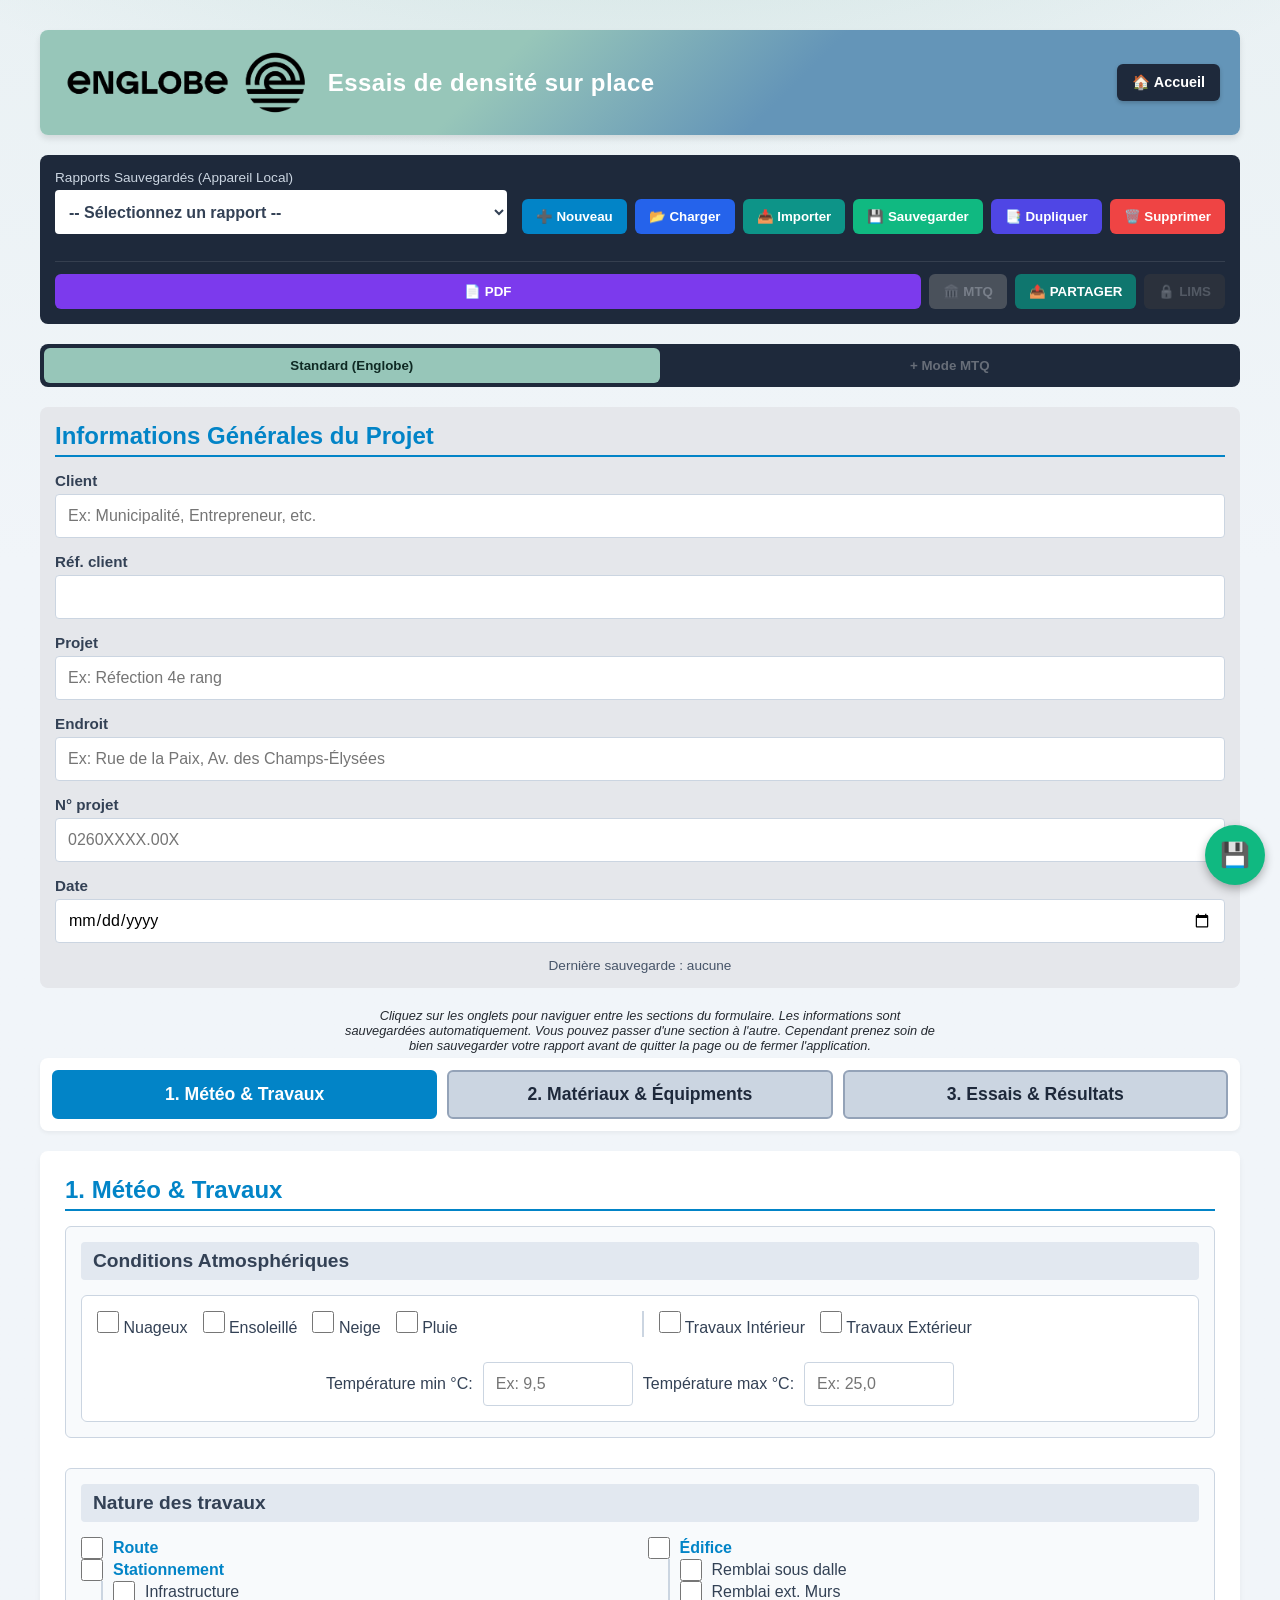
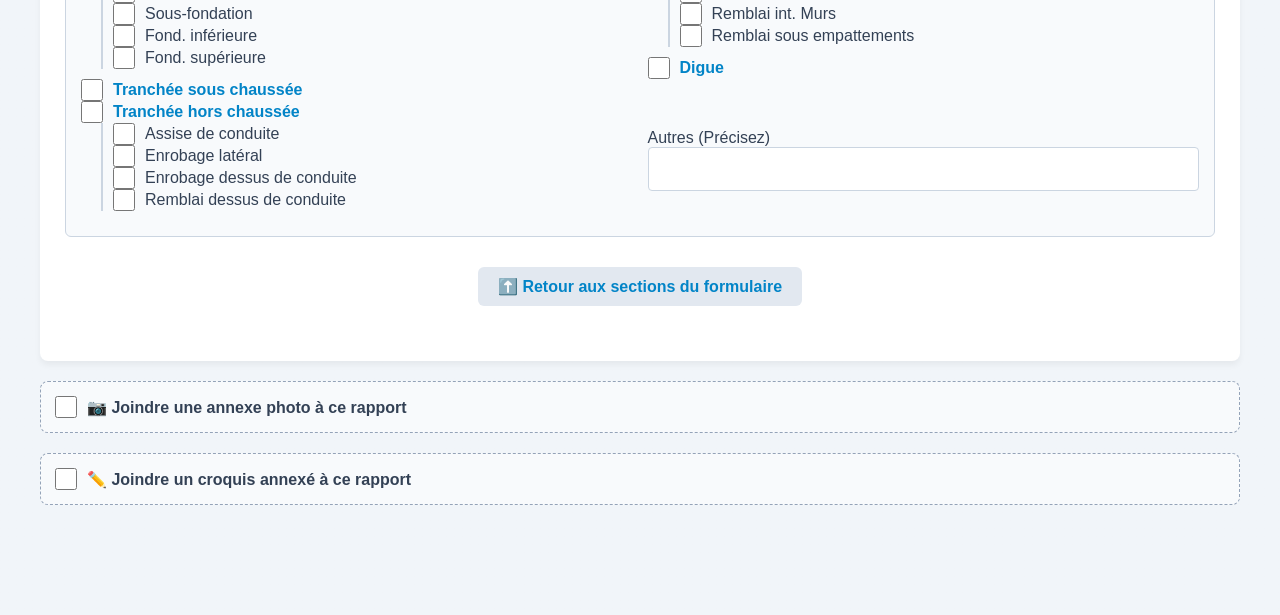
<file: tree/HYB/compaction/index_compaction.html>
<!DOCTYPE html>
<html lang="fr">
<head>
    <meta charset="UTF-8">
    <meta name="viewport" content="width=device-width, initial-scale=1.0, maximum-scale=1.0, user-scalable=no">
    <title>Rapport de Compaction</title>
    
    <link rel="stylesheet" href="../../../shared/css/styles.css?v=1.0.0.4">
    <link rel="apple-touch-icon" href="logo_compaction.png">
    <meta name="apple-mobile-web-app-capable" content="yes">
    <meta name="apple-mobile-web-app-status-bar-style" content="black-translucent">
    <meta name="apple-mobile-web-app-title" content="Compactage">

    <script src="../../../shared/libs/pdf-lib.min.js"></script>
    <script src="../../../shared/libs/fontkit.umd.min.js"></script>
</head>
<body data-org="eng mtq" data-secteur="ici" data-service="mat" data-brand-name="Englobe">

<div id="app-container">

    <header style="display: flex; align-items: center; gap: 15px; background: var(--brand-primary, #97c6b9); color: white; padding: 15px 20px; border-radius: 8px; margin-bottom: 20px; margin-top: 10px; box-shadow: 0 4px 6px rgba(0,0,0,0.1);">
        <img class="brand-logo" src="../../../shared/img/logo_entete.png" alt="Englobe" alt="Logo" style="height: 75px; padding: 5px; border-radius: 4px;"> 
        <div style="display: flex; flex-direction: column; gap: 5px;">
            <h1 style="margin: 0; font-size: 1.5rem; letter-spacing: 0.5px;">Essais de densité sur place</h1>
        </div>

        <a class="home-button" href="../../../index.html" style="margin-left: auto; background: #1e293b; color: white; text-decoration: none; padding: 10px 15px; border-radius: 6px; font-weight: bold; font-size: 0.9rem; display: flex; align-items: center; box-shadow: 0 2px 4px rgba(0,0,0,0.2);">
            🏠 Accueil
        </a>
    </header>

    <section id="save-manager" style="background: #1e293b; color: white; padding: 15px; margin-bottom: 20px; border-radius: 8px; display: flex; gap: 15px; align-items: flex-end; flex-wrap: wrap;">
        <div style="flex: 1; min-width: 250px; max-width: 500px;">
            <label style="display: block; font-size: 0.85rem; margin-bottom: 5px; color: #cbd5e1;">Rapports Sauvegardés (Appareil Local)<span id="imported-indicator" title="Rapport reçu d'un autre appareil" style="display:none; background:#0d9488; color:#fff; border-radius:4px; padding:1px 5px; font-size:0.75rem; margin-left:6px;">📲</span></label>
            <select id="saved-reports-dropdown" style="width: 100%; padding: 10px; border-radius: 4px; border: none; font-weight: bold; color: #334155;">
                <option value="">-- Sélectionnez un rapport --</option>
            </select>
        </div>

        <div class="report-actions">
            <button type="button" class="report-btn" onclick="newReportPrompt()" style="--btn-bg: #0284c7;">➕ Nouveau</button>
            <button type="button" class="report-btn" onclick="loadReport()" style="--btn-bg: #2563eb;">📂 Charger</button>
            <button type="button" class="report-btn" onclick="triggerJsonImport()" style="--btn-bg: #0d9488;">📥 Importer</button>
            <button type="button" class="report-btn" onclick="saveReport()" style="--btn-bg: #10b981;">💾 Sauvegarder</button>
            <button type="button" class="report-btn" onclick="saveReport(true)" style="--btn-bg: #4f46e5;">📑 Dupliquer</button>
            <button type="button" class="report-btn" onclick="deleteReport()" style="--btn-bg: #ef4444;">🗑️ Supprimer</button>
            <input type="file" id="json-import-input" accept=".json,application/json,text/plain" style="display:none" onchange="importReportJson(event)">
        </div>

        <!-- EXPORTATION & TRANSMISSION -->
        <div class="export-bar">
            <button type="button" id="btn-export-pdf" class="report-btn report-btn-main" onclick="exportToPDF('eng')" style="--btn-bg: #7c3aed;">📄 PDF</button>
            <button type="button" id="btn-export-mtq" class="report-btn is-locked is-frozen" onclick="exportToPDF('mtq')" style="--btn-bg: #6495b8;" title="Fonctionnalité non disponible pour ce formulaire" disabled>🏛️ MTQ</button>
            <button type="button" class="report-btn" onclick="shareReportJson()" style="--btn-bg: #0f766e;">📤 PARTAGER</button>
            <button type="button" id="btn-export-lims" class="report-btn report-btn-lims is-frozen" style="--btn-bg: #334155;" title="Connexion LIMS bientôt disponible" disabled>🔒 LIMS</button>
        </div>
    </section>

    <!-- MODE HYBRIDE : affiche les champs data-client="mtq" juste en dessous et déverrouille l'export MTQ -->
    <div id="org-mode-bar" class="org-mode-bar" role="group" aria-label="Mode du formulaire">
        <button type="button" class="org-mode-btn active" data-org-mode="eng" aria-pressed="true" onclick="setOrgMode('eng')">Standard (Englobe)</button>
        <button type="button" class="org-mode-btn is-frozen" data-org-mode="mtq" aria-pressed="false" onclick="setOrgMode('mtq')" title="Fonctionnalité non disponible pour ce formulaire" disabled>+ Mode MTQ</button>
    </div>

    <!-- INFORMATIONS GÉNÉRALES (HORS ONGLETS, VISIBLES PARTOUT) -->
    <section id="global-header" style="background: #e5e7eb; padding: 15px; margin-bottom: 20px; border-radius: 8px;">
        <h2>Informations Générales du Projet</h2>

        <div class="input-group">
            <label>Client</label>
            <input type="text" id="global-client" placeholder="Ex: Municipalité, Entrepreneur, etc.">
        </div>

        <div class="input-group">
            <label>Réf. client</label>
            <input type="text" id="global-ref-client">
        </div>

        <div class="input-group">
            <label>Projet</label>
            <input type="text" id="global-projet" placeholder="Ex: Réfection 4e rang">
        </div>

        <div class="input-group">
            <label>Endroit</label>
            <input type="text" id="global-endroit" placeholder="Ex: Rue de la Paix, Av. des Champs-Élysées">
        </div>

        <div class="input-group">
            <label>N° projet</label>
            <input type="text" id="global-no-projet" placeholder="0260XXXX.00X">
        </div>

        <div class="input-group">
            <label>Date</label>
            <input type="date" id="global-date">
        </div>
        <div id="last-saved-status" style="width: 100%; color: #475569; font-size: 0.85rem; text-align: center;">Dernière sauvegarde : aucune</div>
    </section>

    <small id="form-instructions" class="form-instructions" style="color: #242930; font-size: 0.8rem; display: block; margin-top: 3px; margin-bottom: 5px; text-align: center; margin-left: auto; margin-right: auto; max-width: 600px; font-style: italic;">
        Cliquez sur les onglets pour naviguer entre les sections du formulaire. Les informations sont sauvegardées automatiquement. Vous pouvez passer d'une section à l'autre. Cependant prenez soin de bien sauvegarder votre rapport avant de quitter la page ou de fermer l'application.
    </small>

    <!-- NAVIGATION TABS -->
    <nav id="form-navigation" style="margin-bottom: 20px;">
        <button type="button" class="tab-btn active" onclick="showTab('tab-form1')">1. Météo & Travaux</button>
        <button type="button" class="tab-btn" onclick="showTab('tab-form2')">2. Matériaux & Équipments</button>
        <button type="button" class="tab-btn" onclick="showTab('tab-form3')">3. Essais & Résultats</button>
    </nav>

    <!-- ONGLET 1 : MÉTÉO & TRAVAUX -->
    <section id="tab-form1" class="tab-section">
        <h2>1. Météo & Travaux</h2>

        <div class="form-section">
            <h3>Conditions Atmosphériques</h3>
            <!-- Disposition flex fluide -->
            <div style="display: flex; flex-wrap: wrap; gap: 20px; align-items: flex-start; background: white; padding: 15px; border-radius: 6px; border: 1px solid var(--border);">
                
                <div style="display: flex; flex-wrap: wrap; gap: 15px; flex: 1; min-width: 250px;">
                    <label><input type="checkbox" id="meteo-nuageux"> Nuageux</label>
                    <label><input type="checkbox" id="meteo-ensoleille"> Ensoleillé</label>
                    <label><input type="checkbox" id="meteo-neige"> Neige</label>
                    <label><input type="checkbox" id="meteo-pluie"> Pluie</label>
                </div>

                <div style="display: flex; flex-wrap: wrap; gap: 15px; flex: 1; min-width: 250px; align-items: center; border-left: 2px solid #cbd5e1; padding-left: 15px;">
                    <label><input type="checkbox" id="travaux-int"> Travaux Intérieur</label>
                    <label><input type="checkbox" id="travaux-ext"> Travaux Extérieur</label>
                    
                    
                </div>
                <div style="display: flex; gap: 10px; width: 100%; margin-top: 5px; align-items: center; flex-wrap: wrap; text-align: center; justify-content: center;">
                        <label>Température min °C:</label>
                        <input type="number" id="temp-min" placeholder="Ex: 9,5" style="width: 150px;" oninput="if(this.value.length > 4) this.value = this.value.slice(0,4);">
                        <label>Température max °C:</label>
                        <input type="number" id="temp-max" placeholder="Ex: 25,0" style="width: 150px;" oninput="if(this.value.length > 4) this.value = this.value.slice(0,4);">
                </div>
            </div>
        </div>

        <div class="form-section">
            <h3>Nature des travaux</h3>
            <div class="checkbox-group" style="display: grid; grid-template-columns: 1fr 1fr; gap: 15px;">
                <div>
                    <label style="font-weight:bold; color:var(--primary);"><input type="checkbox" id="trav-route"> Route</label>
                    <label style="font-weight:bold; color:var(--primary);"><input type="checkbox" id="trav-stationnement"> Stationnement</label>
                    <div style="margin-left: 20px; border-left: 2px solid #cbd5e1; padding-left: 10px;">
                        <label><input type="checkbox" id="trav-infra"> Infrastructure</label>
                        <label><input type="checkbox" id="trav-sous-fond"> Sous-fondation</label>
                        <label><input type="checkbox" id="trav-fond-inf"> Fond. inférieure</label>
                        <label><input type="checkbox" id="trav-fond-sup"> Fond. supérieure</label>
                    </div>
                    
                    <label style="font-weight:bold; color:var(--primary); margin-top:10px;"><input type="checkbox" id="trav-tranchee-sous"> Tranchée sous chaussée</label>
                    <label style="font-weight:bold; color:var(--primary);"><input type="checkbox" id="trav-tranchee-hors"> Tranchée hors chaussée</label>
                    <div style="margin-left: 20px; border-left: 2px solid #cbd5e1; padding-left: 10px;">
                        <label><input type="checkbox" id="trav-assise-cond"> Assise de conduite</label>
                        <label><input type="checkbox" id="trav-enrob-lat"> Enrobage latéral</label>
                        <label><input type="checkbox" id="trav-enrob-dessus"> Enrobage dessus de conduite</label>
                        <label><input type="checkbox" id="trav-remblai-dessus"> Remblai dessus de conduite</label>
                    </div>
                </div>
                <div>
                    <label style="font-weight:bold; color:var(--primary);"><input type="checkbox" id="trav-edifice"> Édifice</label>
                    <div style="margin-left: 20px; border-left: 2px solid #cbd5e1; padding-left: 10px;">
                        <label><input type="checkbox" id="trav-dalle"> Remblai sous dalle</label>
                        <label><input type="checkbox" id="trav-ext-murs"> Remblai ext. Murs</label>
                        <label><input type="checkbox" id="trav-int-murs"> Remblai int. Murs</label>
                        <label><input type="checkbox" id="trav-empattements"> Remblai sous empattements</label>
                        
                    </div>

                    <label style="font-weight:bold; color:var(--primary); margin-top:10px;"><input type="checkbox" id="trav-digue"> Digue</label>
                    <div style="margin-top: 50px;">
                        <label>Autres (Précisez)</label><input type="text" id="trav-autres-texte">
                    </div>
                    
                        
                    <!--
                    <div class="input-group" style="margin-top: 15px;">
                        <label>Autres (Précisez)</label>
                        <input type="text" id="trav-autres-texte">
                    </div> -->
                </div>
            </div>
        </div>

        <div style="text-align: center; margin: 30px 0;">
            <a href="javascript:void(0);" onclick="scrollToSection('form-instructions')" style="color: var(--primary); font-weight: bold; text-decoration: none; font-size: 1rem; padding: 10px 20px; background: #e2e8f0; border-radius: 6px; display: inline-block;">
                ⬆️ Retour aux sections du formulaire 
            </a>
        </div>
    </section>

    <!-- ONGLET 2 : MATÉRIAUX & ÉQUIPEMENTS -->
    <section id="tab-form2" class="tab-section" style="display: none;">
        <h2>2. Matériaux & Équipements</h2>

        <div class="form-section">
            <div class="input-group"><label>Entrepreneur</label><input type="text" id="entrepreneur" placeholder="Ex: Excavations XYZ"></div>
        </div>

        <!-- SOUS-JACENT -->
        <div class="form-section" style="border-left: 4px solid #f59e0b;">
            <div style="display: flex; justify-content: space-between; align-items: center; margin-bottom: 10px;">
                <!--<h3 style="margin: 0; color: #b45309;">Matériau Sous-Jacent</h3>-->
                <h3 style="margin: 0; color: #b45309;">Matériau Sous-Jacent</h3>
                <label style="display: flex; align-items: center; gap: 5px; font-weight:bold; background:#fee2e2; padding:5px 10px; border-radius:4px; color:#b91c1c; cursor:pointer;">
                    <input type="checkbox" id="sous-jacent-no" onchange="toggleNO(this, 'section-sous-jacent')" style="margin: 0;"> N/O
                </label>
            </div>
            
            <div id="section-sous-jacent">
                <label style="font-weight:bold; display:block; margin-bottom:5px;">Type</label>
                <div class="checkbox-group" style="display: grid; grid-template-columns: repeat(auto-fit, minmax(140px, 1fr)); gap: 10px; margin-bottom:15px; padding:10px; background:white; border-radius:6px; border:1px solid var(--border);">
                    <label><input type="checkbox" id="sous-type-pierre"> Pierre conc.</label>
                    <label><input type="checkbox" id="sous-type-grav-conc"> Gravier conc.</label>
                    <label><input type="checkbox" id="sous-type-grav-nat"> Gravier nat.</label>
                    <label><input type="checkbox" id="sous-type-sable"> Sable</label>
                    <label><input type="checkbox" id="sous-type-recyc"> Mat. recyclé</label>
                    <label><input type="checkbox" id="sous-type-excav"> Mat. d'excavation</label>
                    <label><input type="checkbox" id="sous-type-sol"> Sol naturel</label>
                    <label><input type="checkbox" id="sous-type-roc"> Roc</label>
                </div>

                <label style="font-weight:bold; color:var(--primary); display:block; margin-bottom:5px;">Calibre</label>
                <div class="checkbox-group" style="display: grid; grid-template-columns: repeat(auto-fit, minmax(110px, 1fr)); gap: 10px; margin-bottom:15px; padding:10px; background:white; border-radius:6px; border:1px solid var(--border);">
                    <label><input type="checkbox" id="sous-cal-mg-20" class="auto-mg-sous"> MG 20</label>
                    <label><input type="checkbox" id="sous-cal-mg-20b" class="auto-mg-sous"> MG 20b</label>
                    <label><input type="checkbox" id="sous-cal-mg-56" class="auto-mg-sous"> MG 56</label>
                    <label><input type="checkbox" id="sous-cal-mg-80" class="auto-mg-sous"> MG 80</label>
                    <label><input type="checkbox" id="sous-cal-mg-112" class="auto-mg-sous"> MG 112</label>
                    <label><input type="checkbox" id="sous-cal-cg-14" class="auto-cg-sous"> CG 14</label>
                    <label><input type="checkbox" id="sous-cal-cg-20" class="auto-cg-sous"> CG 20</label>
                    <label><input type="checkbox" id="sous-cal-cg-20c" class="auto-cg-sous"> CG 20c</label>
                    <label><input type="checkbox" id="sous-cal-cg-56" class="auto-cg-sous"> CG 56</label>
                    <label><input type="checkbox" id="sous-cal-0-20"> 0-20</label>
                    <label><input type="checkbox" id="sous-cal-0-56"> 0-56</label>
                    <label><input type="checkbox" id="sous-cal-class-a"> Classe A</label>
                    <label><input type="checkbox" id="sous-cal-class-b"> Classe B</label>
                    <label><input type="checkbox" id="sous-cal-mtq"> MTQ</label>
                    <label><input type="checkbox" id="sous-cal-mun"> MUN</label>
                    <label><input type="checkbox" id="sous-cal-tv"> TV</label>
                    <label><input type="checkbox" id="sous-cal-db"> DB</label>
                    <div style="display:flex; align-items:center; gap:5px; grid-column: span 2;">
                        <input type="checkbox" id="sous-cal-mr-check"> MR- <input type="text" id="sous-cal-mr-val" style="width:50px; padding:2px;">
                    </div>
                </div>

                <label style="font-weight:bold; color:var(--primary); display:block; margin-bottom:5px;">État</label>
                <div class="checkbox-group" style="display: grid; grid-template-columns: repeat(auto-fit, minmax(110px, 1fr)); gap: 10px; padding:10px; background:white; border-radius:6px; border:1px solid var(--border);">
                    <label><input type="checkbox" id="sous-etat-stable"> Stable</label>
                    <label><input type="checkbox" id="sous-etat-gele"> Gelé</label>
                    <label><input type="checkbox" id="sous-etat-sature"> Saturé</label>
                    <label><input type="checkbox" id="sous-etat-instable"> Instable</label>
                    <label><input type="checkbox" id="sous-etat-compacte"> Compacté</label>
                    <label><input type="checkbox" id="sous-etat-lache"> Lâche</label>
                    <label><input type="checkbox" id="sous-etat-remanie"> Remanié</label>
                </div>
                <input type="text" id="sous-jacent-autres" placeholder="Autres..." style="margin-top:10px; width:100%;">
            </div>
        </div>

        <!-- REMBLAI -->
        <div class="form-section" style="border-left: 4px solid #0284c7;">
            <h3 style="margin-top: 0; color: #0284c7;">Matériau de Remblai</h3>
            
            <label style="font-weight:bold; color:var(--primary); display:block; margin-bottom:5px;">Type</label>
            <div class="checkbox-group" style="display: grid; grid-template-columns: repeat(auto-fit, minmax(140px, 1fr)); gap: 10px; margin-bottom:15px; padding:10px; background:white; border-radius:6px; border:1px solid var(--border);">
                <label><input type="checkbox" id="rem-type-pierre"> Pierre conc.</label>
                <label><input type="checkbox" id="rem-type-grav-conc"> Gravier conc.</label>
                <label><input type="checkbox" id="rem-type-grav-nat"> Gravier nat.</label>
                <label><input type="checkbox" id="rem-type-sable"> Sable</label>
                <label><input type="checkbox" id="rem-type-recyc"> Mat. recyclé</label>
                <label><input type="checkbox" id="rem-type-excav"> Mat. d'excavation</label>
                <label><input type="checkbox" id="rem-type-sol"> Sol naturel</label>
            </div>

            <label style="font-weight:bold; color:var(--primary); display:block; margin-bottom:5px;">Calibre</label>
            <div class="checkbox-group" style="display: grid; grid-template-columns: repeat(auto-fit, minmax(110px, 1fr)); gap: 10px; margin-bottom:15px; padding:10px; background:white; border-radius:6px; border:1px solid var(--border);">
                <label><input type="checkbox" id="rem-cal-mg-20" class="auto-mg-rem"> MG 20</label>
                <label><input type="checkbox" id="rem-cal-mg-20b" class="auto-mg-rem"> MG 20b</label>
                <label><input type="checkbox" id="rem-cal-mg-56" class="auto-mg-rem"> MG 56</label>
                <label><input type="checkbox" id="rem-cal-mg-80" class="auto-mg-rem"> MG 80</label>
                <label><input type="checkbox" id="rem-cal-mg-112" class="auto-mg-rem"> MG 112</label>
                <label><input type="checkbox" id="rem-cal-cg-14" class="auto-cg-rem"> CG 14</label>
                <label><input type="checkbox" id="rem-cal-cg-20" class="auto-cg-rem"> CG 20</label>
                <label><input type="checkbox" id="rem-cal-cg-20c" class="auto-cg-rem"> CG 20c</label>
                <label><input type="checkbox" id="rem-cal-cg-56" class="auto-cg-rem"> CG 56</label>
                <label><input type="checkbox" id="rem-cal-0-20"> 0-20</label>
                <label><input type="checkbox" id="rem-cal-0-56"> 0-56</label>
                <label><input type="checkbox" id="rem-cal-class-a"> Classe A</label>
                <label><input type="checkbox" id="rem-cal-class-b"> Classe B</label>
                <label><input type="checkbox" id="rem-cal-mtq"> MTQ</label>
                <label><input type="checkbox" id="rem-cal-mun"> MUN</label>
                <label><input type="checkbox" id="rem-cal-tv"> TV</label>
                <label><input type="checkbox" id="rem-cal-db"> DB</label>
                <div style="display:flex; align-items:center; gap:5px; grid-column: span 2;">
                    <input type="checkbox" id="rem-cal-mr-check"> MR- <input type="text" id="rem-cal-mr-val" style="width:50px; padding:2px;">
                </div>
            </div>

            <label style="font-weight:bold; color:var(--primary); display:block; margin-bottom:5px;">État</label>
            <div class="checkbox-group" style="display: grid; grid-template-columns: repeat(auto-fit, minmax(110px, 1fr)); gap: 10px; padding:10px; background:white; border-radius:6px; border:1px solid var(--border);">
                <label><input type="checkbox" id="rem-etat-stable"> Stable</label>
                <label><input type="checkbox" id="rem-etat-gele"> Gelé</label>
                <label><input type="checkbox" id="rem-etat-sature"> Saturé</label>
                <label><input type="checkbox" id="rem-etat-instable"> Instable</label>
                <label><input type="checkbox" id="rem-etat-segreg"> Ségrégation</label>
            </div>
            <input type="text" id="remblai-autres" placeholder="Autres..." style="margin-top:10px; width:100%;">
        </div>

        <!-- CARACTÉRISTIQUES -->
        <div class="form-section">
            <h3>Caractéristiques du matériau de remblai</h3>
            <div class="grid-2">
                <div class="input-group"><label>Provenance</label><input type="text" id="carac-provenance"></div>
                <div class="input-group"><label>Code du produit</label><input type="text" id="carac-code-prod"></div>
            </div>
            <div class="grid-2">
                <div class="input-group"><label>N° d'échantillon</label><input type="text" id="carac-no-echantillon"></div>
                <div class="input-group"><label>N° de spécification</label><input type="text" id="carac-no-spec"></div>
            </div>
            
            <div style="border: 2px solid #cbd5e1; padding: 15px; border-radius: 6px; margin: 15px 0;">
                <div class="grid-2" style="align-items: center;">
                    <div class="input-group" style="margin-bottom: 150px;">
                        <label style=" font-size:1.1rem; color:var(--primary); font-weight:bold; text-align: center;">M.vol. sèche max (kg/m³)</label>
                        <input type="number" id="carac-mv-seche-max" step="0.1" style="border: 2px solid; font-size: 1.2rem; font-weight:bold; text-align: center;" placeholder="Ex: 1800" oninput="if(this.value.length > 4) this.value = this.value.slice(0,4); calculateCompacite();">
                    </div>
                    <div>
                        <div class="input-group"><label>Particules > 5mm (%)</label><input type="number" id="carac-part-5mm" step="0.1" placeholder="Ex: 62,5" oninput="if(this.value.length > 5) this.value = this.value.slice(0,5);"></div>
                        <div class="input-group" style="margin-top:10px;"><label>% Eau optimum</label><input type="number" id="carac-eau-optimum" step="0.1" placeholder="Ex: 5,5" oninput="if(this.value.length > 5) this.value = this.value.slice(0,5);"></div>
                    </div>
                </div>
            </div>

            <!-- NOUVELLE DISPOSITION DES CASES PROCTOR 
            <div class="checkbox-group" style="display:flex; flex-wrap:wrap; gap:15px; margin-bottom:15px; padding:10px; background:white; border-radius:6px; border:1px solid var(--border);">
                <label><input type="checkbox" id="carac-proc-mod"> Proctor modifié</label>
                <label><input type="checkbox" id="carac-proc-norm"> Proctor normal</label>
                <label><input type="checkbox" id="carac-planche-ref"> Planche de référence</label>
                <label><input type="checkbox" id="carac-valeur-est"> Valeur estimée</label>
            </div>
            <div class="input-group">
                <label><input type="checkbox" id="carac-densite-rel"> Densité relative (Gs) : <input type="number" id="carac-densite-rel-gs" style="width:150px;"></label>
            </div> -->

            <!-- NOUVELLE DISPOSITION DES CASES PROCTOR -->
            <div class="checkbox-group" style="display: grid; grid-template-columns: 1fr 1fr; gap: 15px; margin-bottom: 15px; padding: 10px; background: white; border-radius: 6px; border: 1px solid var(--border);">
                <label><input type="checkbox" id="carac-proc-mod"> Proctor modifié</label>
                <label><input type="checkbox" id="carac-proc-norm"> Proctor normal</label>
                <label><input type="checkbox" id="carac-planche-ref"> Planche de référence</label>
                <label><input type="checkbox" id="carac-valeur-est"> Valeur estimée</label>
            </div>
            <div class="input-group">
                <label style="display: flex; align-items: center; gap: 10px;">
                    <input type="checkbox" id="carac-densite-rel"> Densité relative (Gs) : 
                    <input type="number" step="0.001" inputmode="decimal" id="carac-densite-rel-gs" placeholder="Ex: 0,000" oninput="if(this.value.length > 5) this.value = this.value.slice(0,5);" style="width: 150px;">
                </label>
            </div>

        </div>

        <!-- ÉPAISSEUR & ÉQUIPEMENT -->
        <div class="form-section">
            <h3 style="margin-bottom: 15px;">Épaisseurs & Compactage</h3>
            
            <div class="grid-2">
                <div class="input-group">
                    <div style="display: flex; justify-content: space-between; align-items: center; margin-bottom: 5px;">
                        <label style="margin: 0;">Épaisseur de levée (mm)</label>
                        <label style="display: flex; align-items: center; gap: 5px; font-weight:bold; background:#fee2e2; padding:2px 8px; border-radius:4px; color:#b91c1c; cursor:pointer; font-size: 0.8rem; margin: 0;">
                            <input type="checkbox" id="epaisseur-no" onchange="toggleNO(this, 'input-epaisseur-levee')" style="margin: 0;" > N/O
                        </label>
                    </div>
                    <div id="input-epaisseur-levee">
                        <input type="number" id="epaisseur-levee" style="width: 100%;" placeholder="Ex: 300" oninput="if(this.value.length > 3) this.value = this.value.slice(0,3);">
                    </div>
                </div>
                
                <div class="input-group">
                    <label>Profondeur d'essai (mm)</label>
                    <input type="number" id="profondeur-essai" placeholder="Ex: 200" oninput="if(this.value.length > 3) this.value = this.value.slice(0,3);">
                </div>
            </div>

            <div style="display: flex; justify-content: space-between; align-items: center; margin: 15px 0 10px 0; border-top: 1px solid #ccc; padding-top:15px;">
                <h4 style="margin: 0;">Équipement de compactage</h4>
                <label style="display: flex; align-items: center; gap: 5px;font-weight:bold; background:#fee2e2; padding:5px 10px; border-radius:4px; color:#b91c1c; cursor:pointer;">
                    <input type="checkbox" id="equip-comp-no" onchange="toggleNO(this, 'section-equip')" style="margin: 0;"> N/O
                </label>
            </div>
            
            <div id="section-equip">
                <div class="checkbox-group" style="display: grid; grid-template-columns: repeat(auto-fit, minmax(160px, 1fr)); gap: 10px; padding:10px; background:white; border-radius:6px; border:1px solid var(--border);">
                    <label><input type="checkbox" id="equip-roul-route"> Roul. route</label>
                    <label><input type="checkbox" id="equip-roul-tranchee"> Roul. tranchée</label>
                    <label><input type="checkbox" id="equip-roul-mouton"> Pied-de-mouton</label>
                    <label><input type="checkbox" id="equip-plaque-vib"> Plaque vibrante</label>
                    <label><input type="checkbox" id="equip-dame-saut"> Dame sauteuse</label>
                    <label><input type="checkbox" id="equip-vibrant"> Vibrant</label>
                    <label><input type="checkbox" id="equip-statique"> Statique</label>
                    <label><input type="checkbox" id="equip-sur-pelle"> sur pelle</label>
                    <label><input type="checkbox" id="equip-sur-retro"> sur rétrocaveuse</label>
                </div>
                
                <div class="grid-2" style="margin-top:10px;">
                    <div class="input-group"><label>Modèle</label><input type="text" id="equip-modele" placeholder="Ex: Caterpillar D6T"></div>
                    <div class="input-group"><label>Nb de passes</label><input type="text" inputmode="numeric" id="equip-nb-passes" placeholder="Ex: 10 @ 12"></div>
                </div>
            </div>
        </div>

        <!-- NUCLÉODENSIMÈTRE -->
        <div class="form-section">
            <h3 style="margin-bottom: 15px;">Nucléodensimètre</h3>
            <div class="grid-2">
                <div class="input-group">
                    <label>N° de série</label>
                    <input type="number" id="nucleo-no" placeholder="Ex: 123456" oninput="if(this.value.length > 7) this.value = this.value.slice(0,7);">
                </div>

                <!--
                <div class="grid-2" style="gap: 10px;">
                    <div class="input-group">
                        <label>Écart d</label>
                        <input type="text" id="nucleo-ecart-d" placeholder="Ex: 0,05">
                    </div>
                    <div class="input-group">
                        <label>Écart h</label>
                        <input type="text" id="nucleo-ecart-h" placeholder="Ex: 0,05">
                    </div>
                </div> -->

                <div class="grid-2" style="gap: 10px;">
                    <div class="input-group">
                        <label>Écart d</label>
                        <input type="number" step="0.01" inputmode="decimal" id="nucleo-ecart-d" placeholder="Ex: 0,05" oninput="if(this.value.length > 5) this.value = this.value.slice(0,5);">
                    </div>
                    <div class="input-group">
                        <label>Écart h</label>
                        <input type="number" step="0.01" inputmode="decimal" id="nucleo-ecart-h" placeholder="Ex: 0,05" oninput="if(this.value.length > 5) this.value = this.value.slice(0,5);">
                    </div>
                </div>

            </div>
        </div>

        <div style="text-align: center; margin: 30px 0;">
            <a href="javascript:void(0);" onclick="scrollToSection('form-instructions')" style="color: var(--primary); font-weight: bold; text-decoration: none; font-size: 1rem; padding: 10px 20px; background: #e2e8f0; border-radius: 6px; display: inline-block;">
                ⬆️ Retour aux sections du formulaire 
            </a>
        </div>
    </section>

    <!-- ONGLET 3 : ESSAIS & RÉSULTATS -->
    <section id="tab-form3" class="tab-section" style="display: none;">
        <h2>3. Essais & Résultats</h2>
        
        <div class="form-section">
            <div class="grid-2" style="align-items:center;">
                <div class="input-group" style="margin:0;">
                    <label style="font-size:1.1rem; font-weight:bold; color:var(--primary);">Exigence de compacité (%)</label>
                    <input type="number" id="exigence-compacite" step="0.1" style="font-size: 1.2rem;" oninput="calculateCompacite()" placeholder="Ex: 95">
                </div>
                <div class="checkbox-group" style="margin:0;">
                    <label><input type="checkbox" id="methode-nucleo"> Essais in situ au nucléodensimètre</label>
                    <div style="display:flex; align-items:center; gap:5px;">
                        <input type="checkbox" id="methode-autre"> Autre: <input type="text" id="methode-autre-texte" style="flex:1;">
                    </div>
                </div>
            </div>
        </div>

        <div class="form-section">
            <div class="input-group">
                <label style="font-weight:bold;">Secteur représenté</label>
                <input type="text" id="essai-secteur" placeholder="Ex: Chaînage 12+300 à 12+450">
            </div>
        </div>

        <div class="form-section">
            <h3>Tableau des Essais</h3>

            <div style="display: flex; justify-content: flex-end; margin-bottom: 10px;">
                <button type="button" class="collapse-trucks-button" onclick="collapseAllEssais()" style="background: #475569; color: white; border: none; padding: 5px 10px; border-radius: 4px; cursor: pointer; font-size: 0.85rem;">Tout réduire</button>
            </div>

            <div id="essais-container">
                <!-- Lignes dynamiques ajoutées ici -->
            </div>
            <button type="button" onclick="addEssai()" style="margin-top: 10px; background-color: #0284c7; color: white; border: none; border-radius: 4px; font-weight: bold; cursor: pointer; width: 100%;">➕ Ajouter un essai</button>
        </div>

        <div class="form-section">
            <h3>Remarques Globales</h3>
            <textarea id="remarques-globales" rows="4" style="width: 100%;"></textarea>
        </div>

        <div class="form-section">
            <h3>Conclusion & Signatures</h3>
            <div class="grid-2">
                <div class="input-group"><label>Rapport sommaire numéro</label><input type="text" id="rap-sommaire-no" placeholder="Ex: 12345"></div>
                <div class="input-group"><label>Remis à</label><input type="text" id="rap-remis-a" placeholder="Ex: Durand Marie"></div>
            </div>
            <div class="grid-2" style="margin-top:15px; border-top:1px solid #ccc; padding-top:15px;">
                <div class="input-group"><label>Nom du technicien</label><input type="text" id="sig-englobe-nom" placeholder="Ex: Dupont Jean"></div>
                <div class="input-group"><label>Date</label><input type="date" id="sig-englobe-date"></div>
            </div>
            <div class="grid-2">
                <div class="input-group"><label>Responsable de chantier</label><input type="text" id="sig-resp-nom" placeholder="Ex: Martin Pierre"></div>
                <div class="input-group"><label>Date</label><input type="date" id="sig-resp-date"></div>
            </div>
        </div>

        <small id="form-instructions2" style="color: #242930; font-size: 0.8rem; display: block; margin-top: 3px; margin-bottom: 5px; text-align: center; margin-left: auto; margin-right: auto; max-width: 600px; font-style: italic;">
            Veuillez exporter le formulaire en PDF pour le soumettre et/ou le sauvegarder avant de fermer la page/l'application. Les données sont sauvegardées localement, mais l'exportation en PDF est nécessaire pour la soumission officielle.
        </small>

        <div style="text-align: center; margin: 30px 0;">
            <a href="javascript:void(0);" onclick="scrollToSection('form-instructions')" style="color: var(--primary); font-weight: bold; text-decoration: none; font-size: 1rem; padding: 10px 20px; background: #e2e8f0; border-radius: 6px; display: inline-block;">
                ⬆️ Retour aux sections du formulaire 
            </a>
        </div>
    </section>

</div>

<template id="essai-template">
    <div class="essai-card" style="border: 1px solid #0284c7; border-radius: 6px; margin-bottom: 15px; background: #f8fafc; overflow: hidden;">
        
        <!-- EN-TÊTE RÉTRACTABLE (ACCORDÉON) -->
        <div class="accordion-header" onclick="toggleAccordion(this)" style="background: #e2e8f0; padding: 10px 15px; display: flex; justify-content: space-between; align-items: center; font-weight: bold; cursor: pointer;">
            <div style="display: flex; align-items: center;">
                <span class="chevron" style="margin-right: 10px;">▼</span>
                <span class="essai-title">Essai #<span class="row-index">1</span></span>
            </div>
            <div style="display: flex; align-items: center; gap: 10px;">
                <button type="button" onclick="duplicateEssai(this, event)" style="background: #3b82f6; color: white; border: none; padding: 4px 8px; border-radius: 4px; cursor: pointer; font-size: 0.85rem; font-weight: bold;">📋 Dupliquer</button>
                <button type="button" onclick="deleteEssai(this, event)" style="background: none; border: none; color: #ef4444; font-weight: bold; font-size: 1.2rem; cursor: pointer; padding: 0 5px; margin-left: 5px;">✖</button>
            </div>
        </div>

        <!-- CONTENU DE LA CARTE -->
        <div class="accordion-content active" style="padding: 15px;">
            
            <!-- AVERTISSEMENTS DYNAMIQUES (Sans "background" pour rester orange vif en Mode Nuit) -->
            <div class="warn-mv-max" style="color: #f97316; border: 2px solid #f97316; padding: 8px 12px; border-radius: 6px; font-weight: bold; font-size: 0.9rem; margin-bottom: 8px; text-align: center;">
                ⚠️ Veuillez saisir la M.vol. sèche max (kg/m³) dans l'onglet Matériaux & Équipements.
            </div>
            <div class="warn-exigence" style="color: #f97316; border: 2px solid #f97316; padding: 8px 12px; border-radius: 6px; font-weight: bold; font-size: 0.9rem; margin-bottom: 15px; text-align: center;">
                ⚠️ Veuillez saisir l'exigence de compacité (%) au haut de cette page.
            </div>

            <div class="grid-2" style="margin-bottom:10px;">
                <div class="input-group"><label>Localisation de l'essai</label><input type="text" class="essai-secteur" placeholder="Ex: 12+340"></div>
                <!-- CHAMP RENDU LECTURE SEULE ET AUTO-GÉRÉ PAR JS -->
                <div class="input-group"><label>N° essai</label><input type="text" class="essai-no" readonly style="background:#f8fafc; font-weight:bold; color:#334155;"></div>
            </div>
            <div style="display: grid; grid-template-columns: repeat(auto-fit, minmax(120px, 1fr)); gap: 10px;">
                <div class="input-group"><label>Élévation (m)</label><input type="number" step="0.01" class="essai-elevation" placeholder="Ex: 380,000" oninput="if(this.value.length > 10) this.value = this.value.slice(0,10);"></div>
                <div class="input-group"><label>Part. > 5mm</label><input type="number" step="0.1" class="essai-part" placeholder="Ex: 62,5" oninput="if(this.value.length > 5) this.value = this.value.slice(0,5);"></div>
                <div class="input-group"><label>Teneur eau (%)</label><input type="number" step="0.1" class="essai-eau" placeholder="Ex: 5,0" oninput="if(this.value.length > 5) this.value = this.value.slice(0,5);"></div>
                <div class="input-group"><label>MV Sèche (kg/m³)</label><input type="number" class="essai-mv-seche trigger-calc" placeholder="Ex: 1800" oninput="if(this.value.length > 4) this.value = this.value.slice(0,4);"></div>
                <div class="input-group"><label>MV Max Corr. (kg/m³)</label><input type="number" class="essai-mv-max-corr trigger-calc" placeholder="Ex: 1900" oninput="if(this.value.length > 4) this.value = this.value.slice(0,4);"></div>
            </div>
            <div style="display: grid; grid-template-columns: 1fr 1fr; gap: 10px; margin-top: 15px; padding-top: 15px; border-top: 1px solid #e2e8f0;">
                <div class="input-group" style="margin:0;">
                    <label style="font-size:1.1rem;">Compacité (%)</label>
                    <input type="text" class="essai-compacite" readonly style="background:#f8fafc; font-size:1.2rem; font-weight:bold; border: 2px solid #cbd5e1; color:#334155;">
                </div>
                <div class="input-group" style="margin:0;">
                    <label>Remarque (N-C auto)</label>
                    <input type="text" class="essai-rem" style="font-weight:bold;">
                </div>
            </div>
        </div>
    </div>
</template>

<button type="button" onclick="saveReport()" style="position: fixed; bottom: 15px; right: 15px; z-index: 9999; background: #10b981; color: white; border: none; width: 60px; height: 60px; border-radius: 50%; box-shadow: 0 4px 10px rgba(0,0,0,0.3); font-size: 1.5rem; cursor: pointer; display: flex; justify-content: center; align-items: center;">💾</button>

<script src="../../../shared/fonts/tahoma.js"></script>
<script src="tpl_compaction.js"></script>
<script src="app_compaction.js"></script>
<script>window.REPORT_CONFIG = { slug: 'compaction', keyPrefix: 'ID_', namePrefix: 'compactage_', orgs: ['eng', 'mtq'], pdfReady: ['eng'], croquis: true, photos: true };</script>
<script src="../../../shared/js/gestion_rapports.js"></script>
<script src="../../../shared/js/photo_addon.js"></script>
<script src="../../../shared/js/croquis_addon.js"></script>
<script>
    if ('serviceWorker' in navigator) {
        window.addEventListener('load', () => {
            navigator.serviceWorker.register('../../../sw.js');
        });
    }
</script>

</body>
</html>
</file>
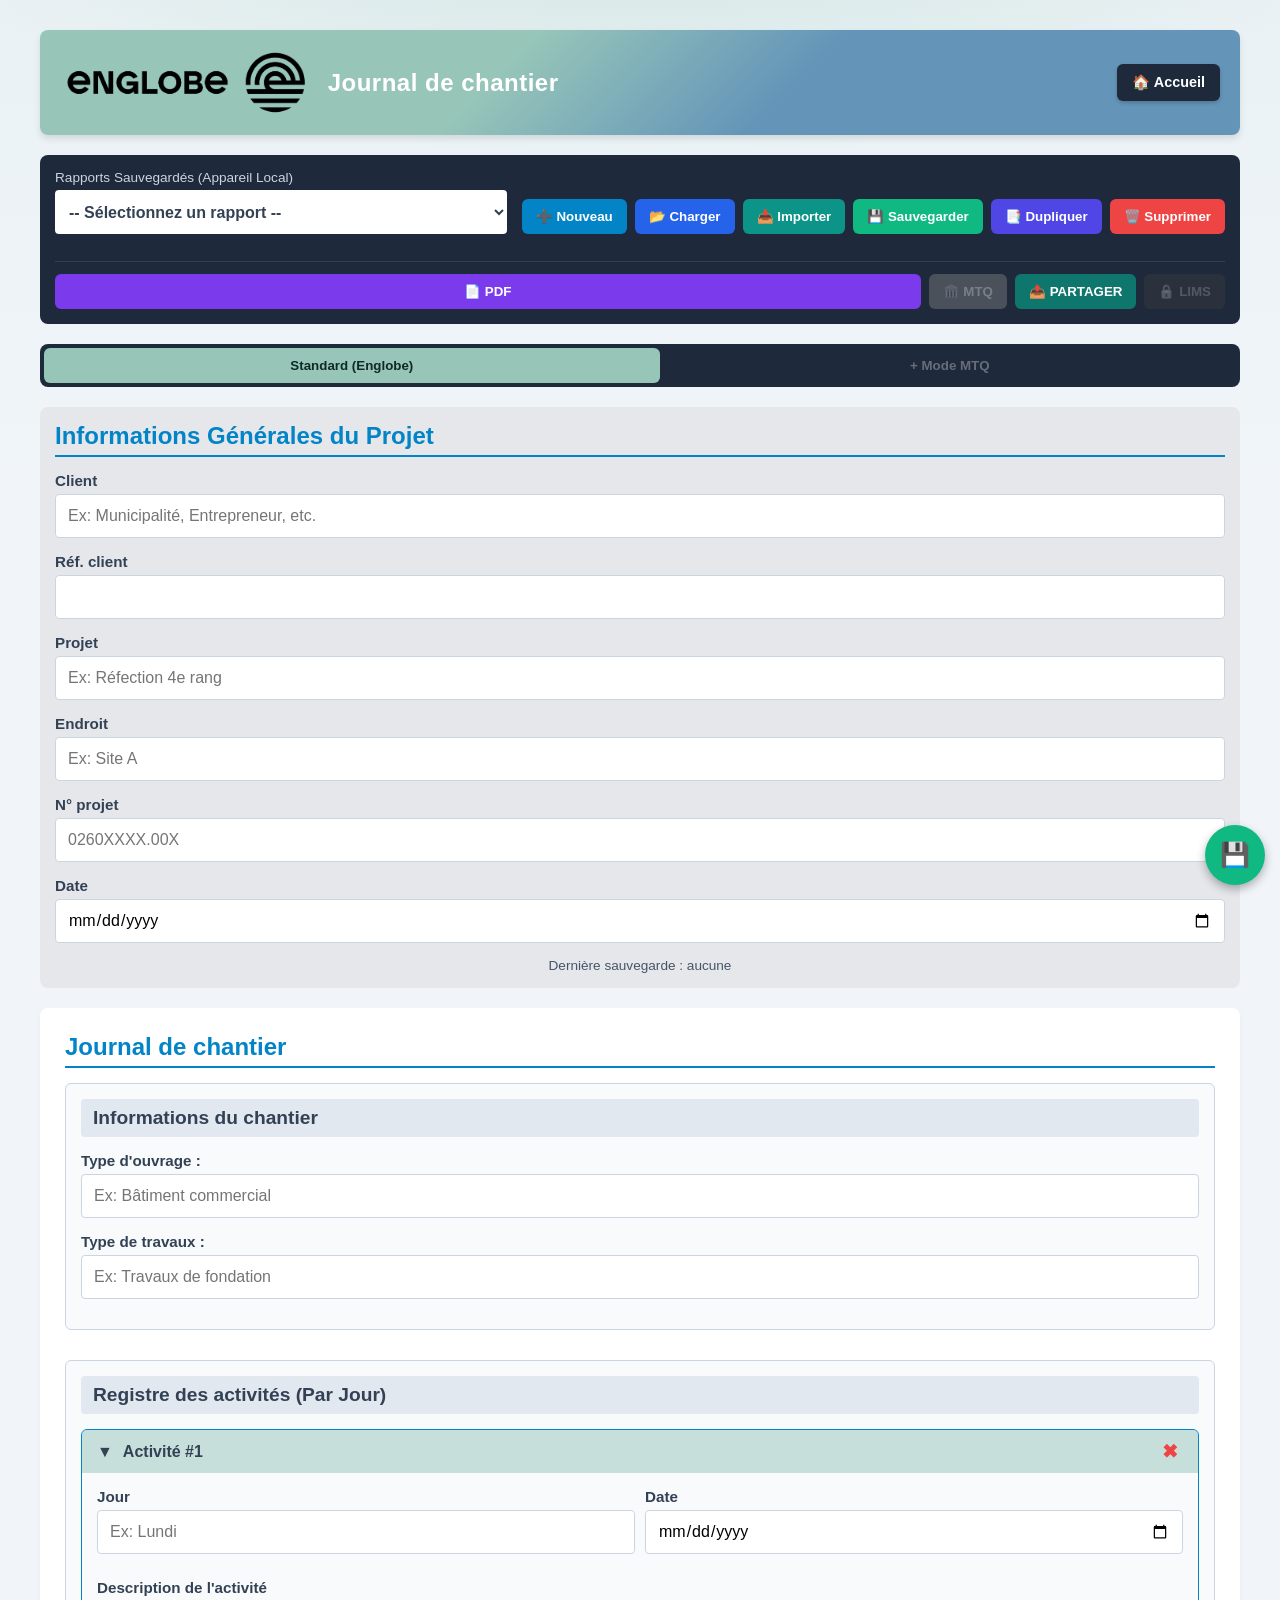
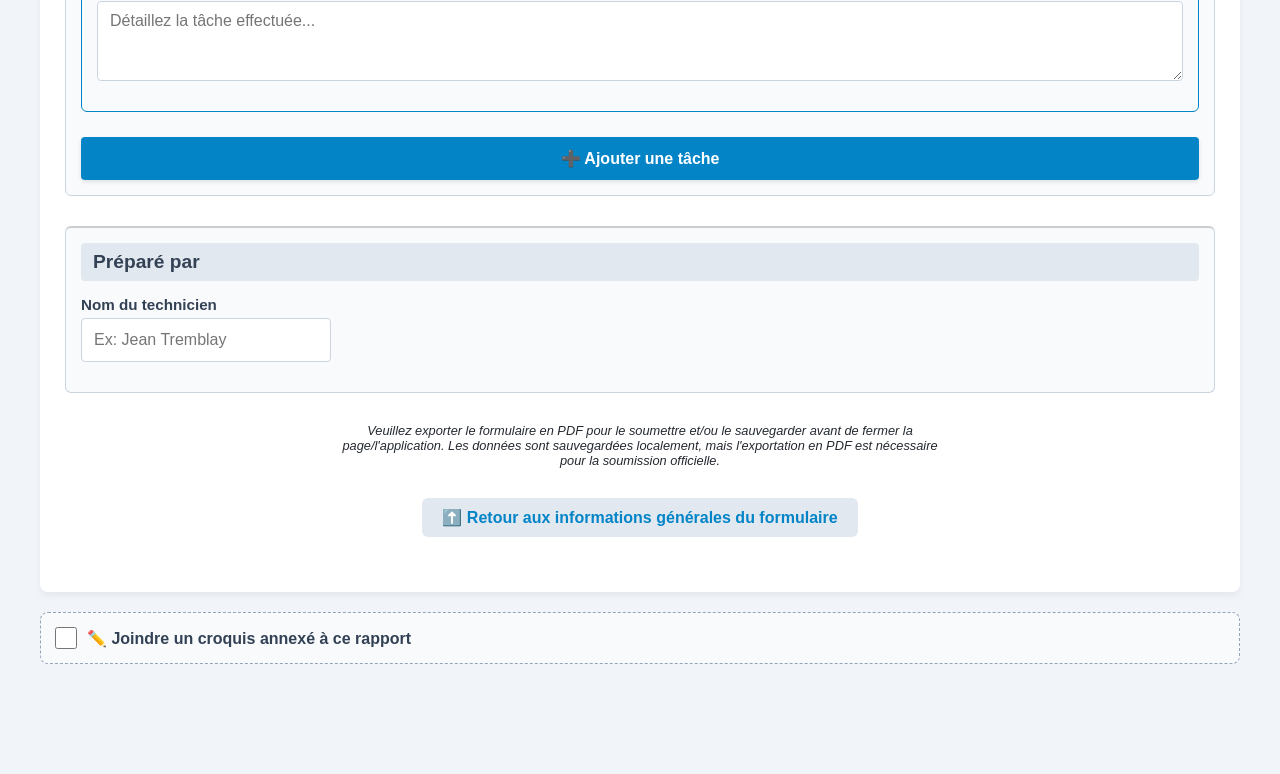
<file: tree/HYB/journal/index_journal_old.html>
<!DOCTYPE html>
<html lang="fr">
<head>
    <meta charset="UTF-8">
    <meta name="viewport" content="width=device-width, initial-scale=1.0, maximum-scale=1.0, user-scalable=no">
    <title>Ancien Journal de Chantier</title>
    
    <link rel="stylesheet" href="../../../shared/css/styles.css">

    <!-- === LIGNES POUR L'IPAD === -->
    <link rel="apple-touch-icon" href="logo_journal.png">
    <meta name="apple-mobile-web-app-capable" content="yes">
    <meta name="apple-mobile-web-app-status-bar-style" content="black-translucent">
    <meta name="apple-mobile-web-app-title" content="Journal Ancien">

    <script src="../../../shared/libs/pdf-lib.min.js"></script>
    <script src="../../../shared/libs/fontkit.umd.min.js"></script>
</head>
<body data-org="eng mtq" data-secteur="gen" data-service="gen" data-brand-name="Englobe">

<div id="app-container">

    <!-- EN-TÊTE -->
    <header style="display: flex; align-items: center; gap: 15px; background: var(--brand-primary, #97c6b9); color: white; padding: 15px 20px; border-radius: 8px; margin-bottom: 20px; margin-top: 10px; box-shadow: 0 4px 6px rgba(0,0,0,0.1);">
        <img class="brand-logo" src="../../../shared/img/logo_entete.png" alt="Englobe" alt="Logo" style="height: 75px; padding: 5px; border-radius: 4px;"> 
         <div style="display: flex; flex-direction: column; gap: 5px;">
            <h1 style="margin: 0; font-size: 1.5rem; letter-spacing: 0.5px;">Journal de chantier</h1>
        </div>
        <a class="home-button" href="../../../index.html" style="margin-left: auto; background: #1e293b; color: white; text-decoration: none; padding: 10px 15px; border-radius: 6px; font-weight: bold; font-size: 0.9rem; display: flex; align-items: center; box-shadow: 0 2px 4px rgba(0,0,0,0.2);">
            🏠 Accueil
        </a>
    </header>

    <!-- GESTION DES RAPPORTS -->
    <section id="save-manager" style="background: #1e293b; color: white; padding: 15px; margin-bottom: 20px; border-radius: 8px; display: flex; gap: 15px; align-items: flex-end; flex-wrap: wrap;">
        <div style="flex: 1; min-width: 250px; max-width: 500px;">
            <label style="display: block; font-size: 0.85rem; margin-bottom: 5px; color: #cbd5e1;">Rapports Sauvegardés (Appareil Local)<span id="imported-indicator" title="Rapport reçu d'un autre appareil" style="display:none; background:#0d9488; color:#fff; border-radius:4px; padding:1px 5px; font-size:0.75rem; margin-left:6px;">📲</span></label>
            <select id="saved-reports-dropdown" style="width: 100%; padding: 10px; border-radius: 4px; border: none; font-weight: bold; color: #334155;">
                <option value="">-- Sélectionnez un rapport --</option>
            </select>
        </div>

        <div class="report-actions">
            <button type="button" class="report-btn" onclick="newReportPrompt()" style="--btn-bg: #0284c7;">➕ Nouveau</button>
            <button type="button" class="report-btn" onclick="loadReport()" style="--btn-bg: #2563eb;">📂 Charger</button>
            <button type="button" class="report-btn" onclick="triggerJsonImport()" style="--btn-bg: #0d9488;">📥 Importer</button>
            <button type="button" class="report-btn" onclick="saveReport()" style="--btn-bg: #10b981;">💾 Sauvegarder</button>
            <button type="button" class="report-btn" onclick="saveReport(true)" style="--btn-bg: #4f46e5;">📑 Dupliquer</button>
            <button type="button" class="report-btn" onclick="deleteReport()" style="--btn-bg: #ef4444;">🗑️ Supprimer</button>
            <input type="file" id="json-import-input" accept=".json,application/json,text/plain" style="display:none" onchange="importReportJson(event)">
        </div>

        <!-- EXPORTATION & TRANSMISSION -->
        <div class="export-bar">
            <button type="button" id="btn-export-pdf" class="report-btn report-btn-main" onclick="exportToPDF('eng')" style="--btn-bg: #7c3aed;">📄 PDF</button>
            <button type="button" id="btn-export-mtq" class="report-btn is-locked is-frozen" onclick="exportToPDF('mtq')" style="--btn-bg: #6495b8;" title="Fonctionnalité non disponible pour ce formulaire" disabled>🏛️ MTQ</button>
            <button type="button" class="report-btn" onclick="shareReportJson()" style="--btn-bg: #0f766e;">📤 PARTAGER</button>
            <button type="button" id="btn-export-lims" class="report-btn report-btn-lims is-frozen" style="--btn-bg: #334155;" title="Connexion LIMS bientôt disponible" disabled>🔒 LIMS</button>
        </div>
    </section>

    <!-- MODE HYBRIDE : affiche les champs data-client="mtq" juste en dessous et déverrouille l'export MTQ -->
    <div id="org-mode-bar" class="org-mode-bar" role="group" aria-label="Mode du formulaire">
        <button type="button" class="org-mode-btn active" data-org-mode="eng" aria-pressed="true" onclick="setOrgMode('eng')">Standard (Englobe)</button>
        <button type="button" class="org-mode-btn is-frozen" data-org-mode="mtq" aria-pressed="false" onclick="setOrgMode('mtq')" title="Fonctionnalité non disponible pour ce formulaire" disabled>+ Mode MTQ</button>
    </div>

    <section id="global-header" style="background: #e5e7eb; padding: 15px; margin-bottom: 20px; border-radius: 8px;">
        <h2>Informations Générales du Projet</h2>

        <div class="input-group">
            <label>Client</label>
            <input type="text" id="global-client" placeholder="Ex: Municipalité, Entrepreneur, etc.">
        </div>

        <div class="input-group">
            <label>Réf. client</label>
            <input type="text" id="global-ref-client">
        </div>

        <div class="input-group">
            <label>Projet</label>
            <input type="text" id="global-projet" maxlength="66" placeholder="Ex: Réfection 4e rang">
        </div>

        <div class="input-group">
            <label>Endroit</label>
            <input type="text" id="global-endroit" maxlength="66" placeholder="Ex: Site A">
        </div>

        <div class="input-group">
            <label>N° projet</label>
            <input type="text" id="global-no-projet" placeholder="0260XXXX.00X">
        </div>

        <div class="input-group">
            <label>Date</label>
            <input type="date" id="global-date">
        </div>
        <div id="last-saved-status" style="width: 100%; color: #475569; font-size: 0.85rem; text-align: center;">Dernière sauvegarde : aucune</div>
    </section>

    <!-- SEULE SECTION : INFOS ET TÂCHES -->
    <section class="tab-section" style="display: block;">
        <h2>Journal de chantier</h2>
        
        <!-- Informations du chantier -->
        <div class="form-section">
            <h3>Informations du chantier</h3>
            <div class="input-group"><label>Type d'ouvrage :</label><input type="text" maxlength="82" id="description-1" placeholder="Ex: Bâtiment commercial"></div>
            <div class="input-group"><label>Type de travaux :</label><input type="text" maxlength="82" id="description-2" placeholder="Ex: Travaux de fondation"></div>
        </div>

        <!-- Tâches -->
        <div class="form-section">
            <h3 style="margin-bottom: 15px;">Registre des activités (Par Jour)</h3>
            
            <div id="tasks-container">
                <!-- Les cartes de tâches seront injectées ici par le JS -->
            </div>
            
            <button type="button" onclick="addTask()" style="margin-top: 10px; padding: 12px; background: #0284c7; color: white; border: none; border-radius: 4px; cursor: pointer; font-weight: bold; width: 100%; font-size: 1rem; box-shadow: 0 2px 4px rgba(0,0,0,0.1);">➕ Ajouter une tâche</button>
        </div>

        <!-- Validation / Signature -->
        <div class="form-section" style="border-top: 2px solid #ccc; padding-top: 15px;">
            <h3>Préparé par</h3>
            <div class="input-group"><label>Nom du technicien</label><input type="text" id="sig-prep-nom" style="width: 250px;" placeholder="Ex: Jean Tremblay"></div>
        </div>

        <small id="form-instructions2" style="color: #242930; font-size: 0.8rem; display: block; margin-top: 3px; margin-bottom: 5px; text-align: center; margin-left: auto; margin-right: auto; max-width: 600px; font-style: italic;">
            Veuillez exporter le formulaire en PDF pour le soumettre et/ou le sauvegarder avant de fermer la page/l'application. Les données sont sauvegardées localement, mais l'exportation en PDF est nécessaire pour la soumission officielle.
        </small>

        <div style="text-align: center; margin: 30px 0;">
            <a href="javascript:void(0);" onclick="document.getElementById('global-header').scrollIntoView({ behavior: 'smooth', block: 'start' });" style="color: var(--primary); font-weight: bold; text-decoration: none; font-size: 1rem; padding: 10px 20px; background: #e2e8f0; border-radius: 6px; display: inline-block;">
                ⬆️ Retour aux informations générales du formulaire
            </a>
        </div>
        
    </section>

    <!-- TEMPLATE INVISIBLE POUR LES CARTES DE TÂCHES (Accordéon) -->
    <template id="task-template">
        <div class="task-card" style="border: 1px solid #0284c7; border-radius: 6px; margin-bottom: 15px; background: #f8fafc; overflow: hidden;">
            
            <!-- EN-TÊTE ACCORDÉON -->
            <div class="task-header" onclick="toggleTask(this)" style="background-color: #97c6b980; padding: 10px 15px; cursor: pointer; display: flex; justify-content: space-between; align-items: center;">
                <div style="font-weight: bold; color: #334155; display: flex; align-items: center; gap: 10px;">
                    <span class="accordion-icon" style="transition: transform 0.2s;">▼</span>
                    <span>Activité #<span class="task-number"></span></span>
                    <span class="task-summary" style="font-weight: normal; font-size: 0.85rem; color: #475569;"></span>
                </div>
                <button type="button" onclick="removeTask(this, event)" style="background: none; border: none; color: #ef4444; font-weight: bold; font-size: 1.2rem; cursor: pointer; padding: 0 5px; margin-left: 10px;">✖</button>
            </div>
            
            <!-- CORPS DE LA TÂCHE -->
            <div class="task-body" style="padding: 15px; display: block;">
                <div style="display: flex; gap: 10px; margin-bottom: 10px; flex-wrap: wrap;">
                    <div class="input-group" style="flex: 1; min-width: 100px;">
                        <label>Jour</label>
                        <input type="text" class="task-jour" placeholder="Ex: Lundi" oninput="updateTaskSummary(this);">
                    </div>
                    <div class="input-group" style="flex: 1; min-width: 100px;">
                        <label>Date</label>
                        <input type="date" class="task-date" onchange="updateTaskSummary(this);">
                    </div>
                </div>
                
                <div class="input-group">
                    <label>Description de l'activité</label>
                    <textarea class="task-desc" rows="3" style="width: 100%;" placeholder="Détaillez la tâche effectuée..."></textarea>
                </div>
            </div>
        </div>
    </template>

</div>

<script src="../../../shared/fonts/tahoma.js"></script>
<script src="tpl_journal_old.js"></script>
<script src="app_journal_old.js"></script>
<script>window.REPORT_CONFIG = { slug: 'journal_old', keyPrefix: 'JRNLOLD_', namePrefix: 'englobe_', orgs: ['eng', 'mtq'], pdfReady: ['eng'], croquis: true };</script>
<script src="../../../shared/js/gestion_rapports.js"></script>
<script src="../../../shared/js/croquis_addon.js"></script>
<button type="button" onclick="saveReport()" style="position: fixed; bottom: 15px; right: 15px; z-index: 9999; background: #10b981; color: white; border: none; width: 60px; height: 60px; border-radius: 50%; box-shadow: 0 4px 10px rgba(0,0,0,0.3); font-size: 1.5rem; cursor: pointer; display: flex; justify-content: center; align-items: center;">💾</button>

</body>
</html>
</file>
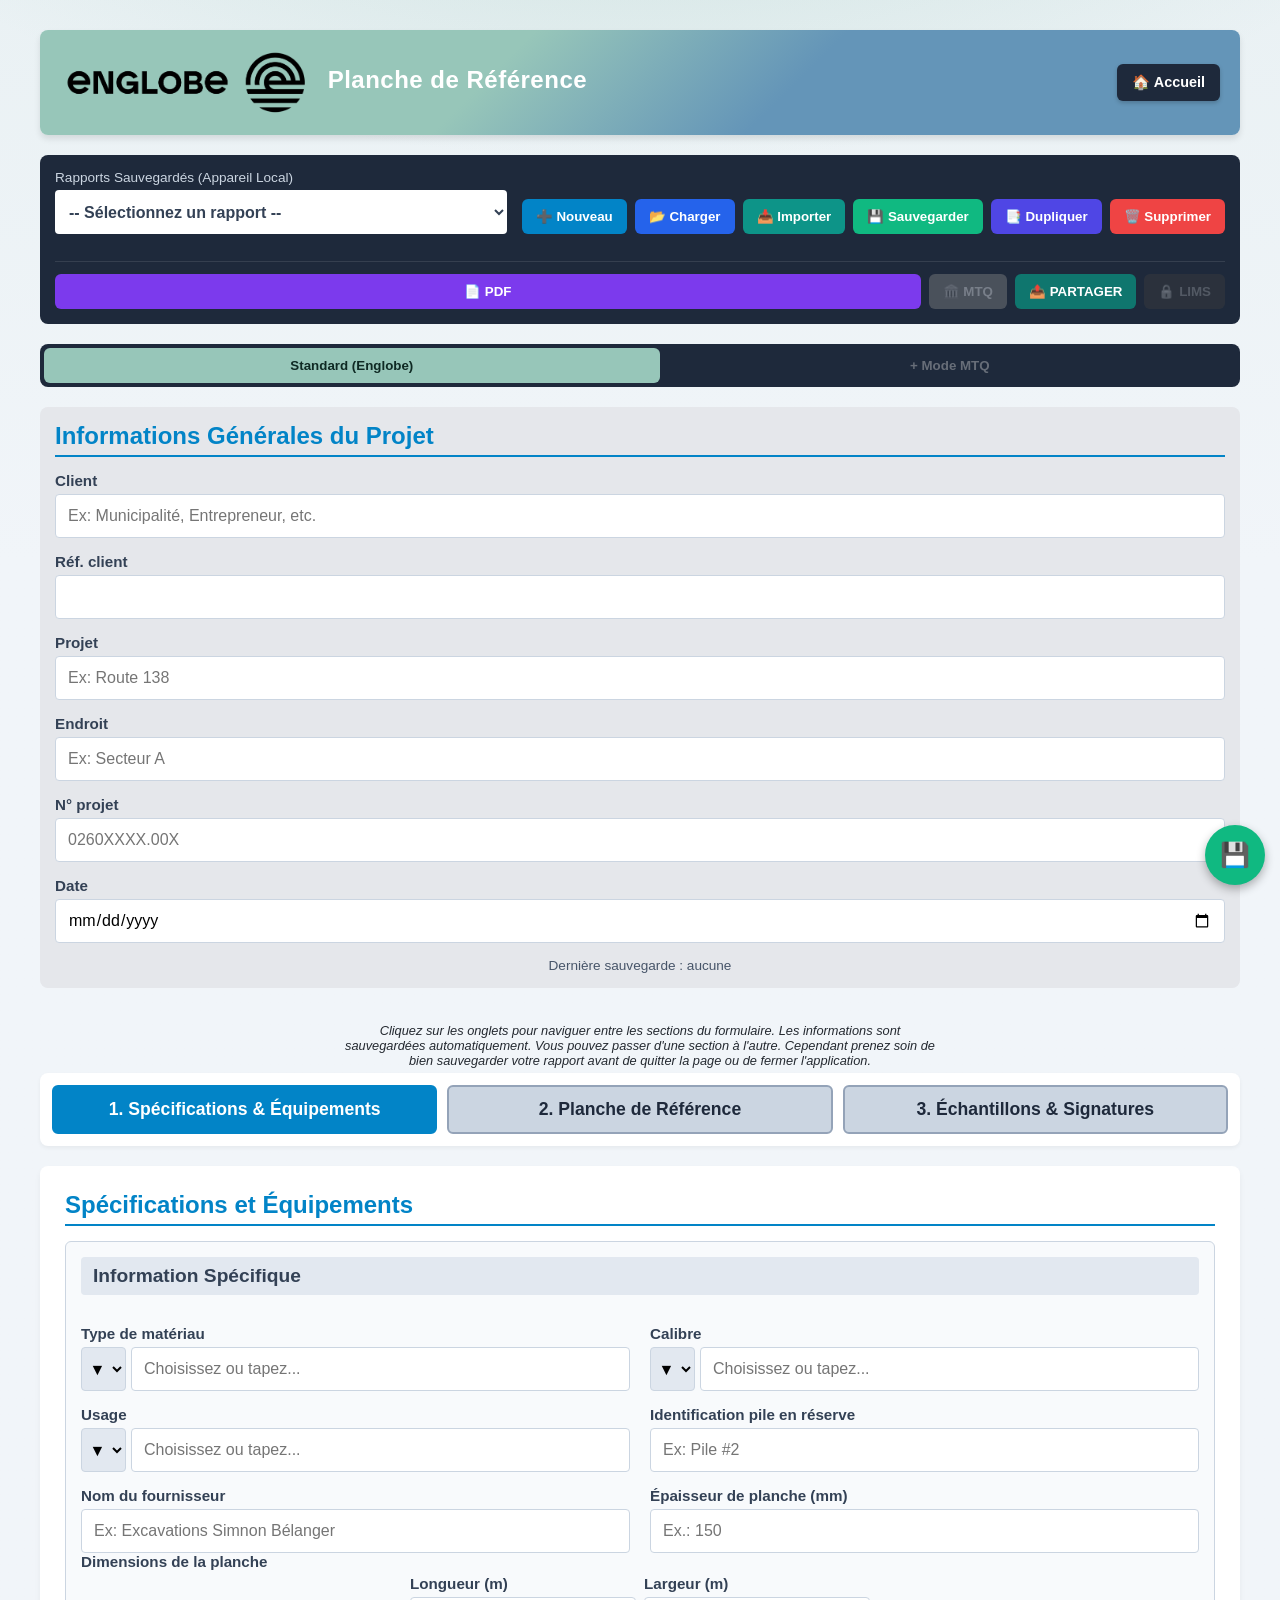
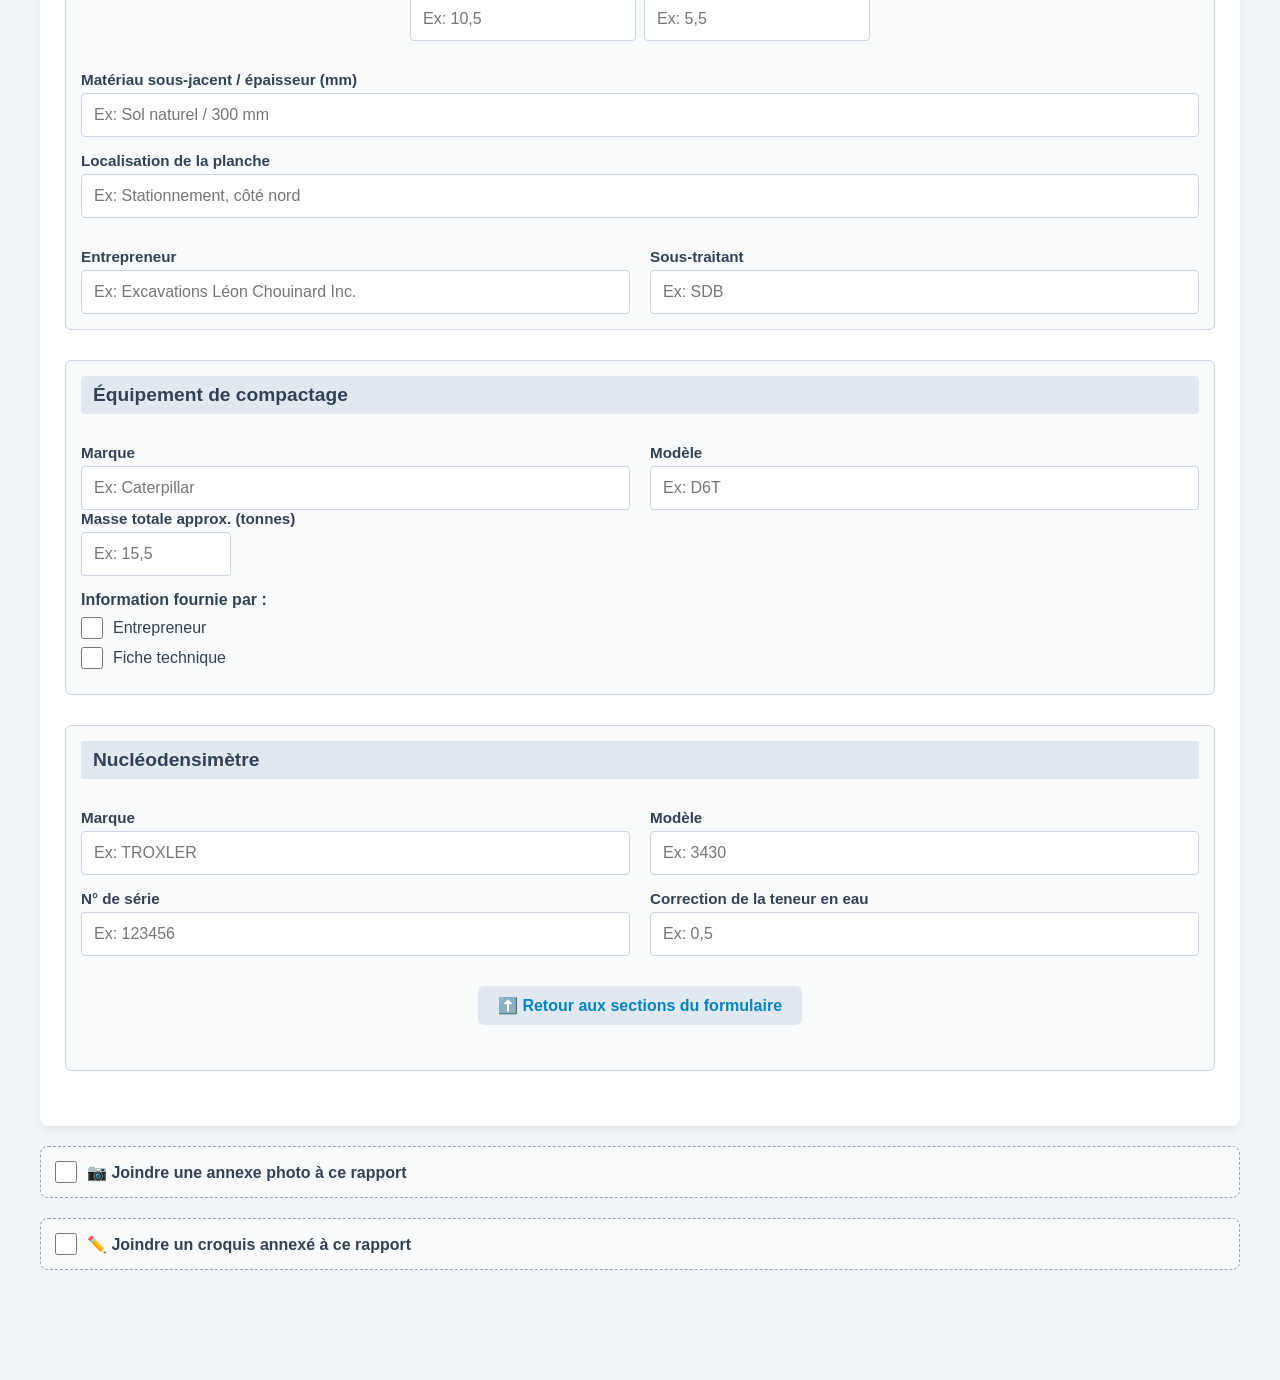
<file: tree/HYB/planche/index_planche.html>
<!DOCTYPE html>
<html lang="fr">
<head>
    <meta charset="UTF-8">
    <meta name="viewport" content="width=device-width, initial-scale=1.0, maximum-scale=1.0, user-scalable=no">
    <title>Planche de Référence</title>
    
    <link rel="stylesheet" href="../../../shared/css/styles.css?v=1.0.1.2">

    <!-- === LIGNES POUR L'IPAD === -->
    <link rel="apple-touch-icon" href="logo_planche.png">
    <meta name="apple-mobile-web-app-capable" content="yes">
    <meta name="apple-mobile-web-app-status-bar-style" content="black-translucent">
    <meta name="apple-mobile-web-app-title" content="Planche Ref">
    <!-- ==================================== -->

    <!-- Chart.js pour le graphique de donnée -->
    <script src="../../../shared/libs/chart.umd.min.js"></script>
    <!-- PDF-Lib et Fontkit pour l'export PDF Englobe -->
    <script src="../../../shared/libs/pdf-lib.min.js"></script>
    <script src="../../../shared/libs/fontkit.umd.min.js"></script>
</head>
<body data-org="eng mtq" data-secteur="ici" data-service="mat" data-brand-name="Englobe">

<div id="app-container">

    <!-- === EN-TÊTE OFFICIEL ENGLOBE === -->
    <header style="display: flex; align-items: center; gap: 15px; background: var(--brand-primary, #97c6b9); color: white; padding: 15px 20px; border-radius: 8px; margin-bottom: 20px; margin-top: 10px; box-shadow: 0 4px 6px rgba(0,0,0,0.1);">
        
        <!-- PASTE YOUR GIANT BASE64 STRING HERE -->
        <img src="[data-uri]" alt="Logo" style="height: 75px; padding: 5px; border-radius: 4px;"> 
       
        <div style="display: flex; flex-direction: column; gap: 5px;">
            <h1 style="margin: 0; font-size: 1.5rem; letter-spacing: 0.5px;">Planche de Référence</h1>
            <div>
            </div>
        </div>

        <a class="home-button" href="../../../index.html" style="margin-left: auto; background: #1e293b; color: white; text-decoration: none; padding: 10px 15px; border-radius: 6px; font-weight: bold; font-size: 0.9rem; display: flex; align-items: center; box-shadow: 0 2px 4px rgba(0, 0, 0, 0.2);">
            🏠 Accueil
        </a>
    </header>

    <!-- ========================================== -->
    <!-- GESTION DES RAPPORTS (SAUVEGARDE LOCALE)   -->
    <!-- ========================================== -->
    <section id="save-manager" style="background: #1e293b; color: white; padding: 15px; margin-bottom: 20px; border-radius: 8px; display: flex; gap: 15px; align-items: flex-end; flex-wrap: wrap;">
        <div style="flex: 1; min-width: 250px; max-width: 500px;">
            <label style="display: block; font-size: 0.85rem; margin-bottom: 5px; color: #cbd5e1;">Rapports Sauvegardés (Appareil Local)<span id="imported-indicator" title="Rapport reçu d'un autre appareil" style="display:none; background:#0d9488; color:#fff; border-radius:4px; padding:1px 5px; font-size:0.75rem; margin-left:6px;">📲</span></label>
            <select id="saved-reports-dropdown" style="width: 100%; padding: 10px; border-radius: 4px; border: none; font-weight: bold; color: #334155;">
                <option value="">-- Sélectionnez un rapport --</option>
            </select>
        </div>

        <div class="report-actions">
            <button type="button" class="report-btn" onclick="newReportPrompt()" style="--btn-bg: #0284c7;">➕ Nouveau</button>
            <button type="button" class="report-btn" onclick="loadReport()" style="--btn-bg: #2563eb;">📂 Charger</button>
            <button type="button" class="report-btn" onclick="triggerJsonImport()" style="--btn-bg: #0d9488;">📥 Importer</button>
            <button type="button" class="report-btn" onclick="saveReport()" style="--btn-bg: #10b981;">💾 Sauvegarder</button>
            <button type="button" class="report-btn" onclick="saveReport(true)" style="--btn-bg: #4f46e5;">📑 Dupliquer</button>
            <button type="button" class="report-btn" onclick="deleteReport()" style="--btn-bg: #ef4444;">🗑️ Supprimer</button>
            <input type="file" id="json-import-input" accept=".json,application/json,text/plain" style="display:none" onchange="importReportJson(event)">
        </div>

        <!-- EXPORTATION & TRANSMISSION -->
        <div class="export-bar">
            <button type="button" id="btn-export-pdf" class="report-btn report-btn-main" onclick="exportToPDF('eng')" style="--btn-bg: #7c3aed;">📄 PDF</button>
            <button type="button" id="btn-export-mtq" class="report-btn is-locked is-frozen" onclick="exportToPDF('mtq')" style="--btn-bg: #6495b8;" title="Fonctionnalité non disponible pour ce formulaire" disabled>🏛️ MTQ</button>
            <button type="button" class="report-btn" onclick="shareReportJson()" style="--btn-bg: #0f766e;">📤 PARTAGER</button>
            <button type="button" id="btn-export-lims" class="report-btn report-btn-lims is-frozen" style="--btn-bg: #334155;" title="Connexion LIMS bientôt disponible" disabled>🔒 LIMS</button>
        </div>
    </section>

    <!-- MODE HYBRIDE : affiche les champs data-client="mtq" juste en dessous et déverrouille l'export MTQ -->
    <div id="org-mode-bar" class="org-mode-bar" role="group" aria-label="Mode du formulaire">
        <button type="button" class="org-mode-btn active" data-org-mode="eng" aria-pressed="true" onclick="setOrgMode('eng')">Standard (Englobe)</button>
        <button type="button" class="org-mode-btn is-frozen" data-org-mode="mtq" aria-pressed="false" onclick="setOrgMode('mtq')" title="Fonctionnalité non disponible pour ce formulaire" disabled>+ Mode MTQ</button>
    </div>

    <!-- ========================================== -->
    <!-- EN-TÊTE GLOBAL DU PROJET                   -->
    <!-- ========================================== -->
    <section id="global-header" style="background: #e5e7eb; padding: 15px; margin-bottom: 20px; border-radius: 8px;">
        <h2>Informations Générales du Projet</h2>

        <div class="input-group">
            <label>Client</label>
            <input type="text" id="global-client" placeholder="Ex: Municipalité, Entrepreneur, etc.">
        </div>

        <div class="input-group">
            <label>Réf. client</label>
            <input type="text" id="global-ref-client">
        </div>

        <div class="input-group">
            <label>Projet</label>
            <input type="text" id="global-projet" placeholder="Ex: Route 138">
        </div>

        <div class="input-group">
            <label>Endroit</label>
            <input type="text" id="global-endroit" placeholder="Ex: Secteur A">
        </div>

        <div class="input-group">
            <label>N° projet</label>
            <input type="text" id="global-no-projet" placeholder="0260XXXX.00X">
        </div>

        <div class="input-group">
            <label>Date</label>
            <input type="date" id="global-date">
        </div>
        <div id="last-saved-status" style="width: 100%; color: #475569; font-size: 0.85rem; text-align: center;">Dernière sauvegarde : aucune</div>
    </section>

    <!-- ========================================== -->
    <!-- BARRE DE NAVIGATION (TABS)                 -->
    <!-- ========================================== -->

    <small id="form-instructions" style=" display: block;  margin-bottom: 35px;  margin-left: auto; margin-right: auto; max-width: 600px;">
    </small>

    <small id="form-instructions" class="form-instructions" style="color: #242930; font-size: 0.8rem; display: block; margin-top: 3px; margin-bottom: 5px; text-align: center; margin-left: auto; margin-right: auto; max-width: 600px; font-style: italic;">
        Cliquez sur les onglets pour naviguer entre les sections du formulaire. Les informations sont sauvegardées automatiquement. Vous pouvez passer d'une section à l'autre. Cependant prenez soin de bien sauvegarder votre rapport avant de quitter la page ou de fermer l'application.
    </small>

    <nav id="form-navigation" style="margin-bottom: 20px;">
        <button type="button" class="tab-btn active" onclick="showTab('tab-form1')">1. Spécifications & Équipements</button>
        <button type="button" class="tab-btn" onclick="showTab('tab-form2')">2. Planche de Référence</button>
        <button type="button" class="tab-btn" onclick="showTab('tab-form3')">3. Échantillons & Signatures</button>
    </nav>

    <!-- ========================================== -->
    <!-- ONGLET 1 : SPÉCIFICATIONS & ÉQUIPEMENT     -->
    <!-- ========================================== -->
    <section id="tab-form1" class="tab-section">
        <h2>Spécifications et Équipements</h2>

        <div class="form-section">
            <h3>Information Spécifique</h3>
            <div class="grid-2">
                <div class="input-group">
                    <label>Type de matériau</label>
                    <div style="display: flex; gap: 5px;">
                        <!-- Le bouton déroulant qui remplit la boîte de texte -->
                        <select onchange="document.getElementById('info-materiau').value = this.value; this.value='';" style="width: 45px; background: #e2e8f0; border: 1px solid var(--border); border-radius: 4px; cursor: pointer; text-align: center; font-weight: bold; padding: 0;">
                            <option value="" disabled selected>▼</option>
                            <option value="Pierre concassée">Pierre concassée</option>
                            <option value="Gravier concassé">Gravier concassé</option>
                            <option value="Granulat naturel">Granulat naturel</option>
                            <option value="Matériel recyclé">Matériel recyclé</option>
                            <option value="Sable">Sable</option>
                            <option value="Sol naturel">Sol naturel</option>
                            <option value="Argile et silt (compactable)">Argile et silt (compactable)</option>
                            <option value=""></option>
                        </select>
                        <!-- La boîte de texte principale -->
                        <input type="text" id="info-materiau" placeholder="Choisissez ou tapez..." style="flex: 1;">
                    </div>
                </div>

                <div class="input-group">
                    <label>Calibre</label>
                    <div style="display: flex; gap: 5px;">
                        <select onchange="document.getElementById('info-calibre').value = this.value; this.value='';" style="width: 45px; background: #e2e8f0; border: 1px solid var(--border); border-radius: 4px; cursor: pointer; text-align: center; font-weight: bold; padding: 0;">
                            <option value="" disabled selected>▼</option>                          
                            <option value="MG 20">MG 20</option>
                            <option value="MG 20b">MG 20b</option>
                            <option value="MG 56">MG 56</option>
                            <option value="MG 80">MG 80</option>
                            <option value="MG 112">MG 112</option>
                            <option value="CG 14">CG 14</option>
                            <option value="CG 20">CG 20</option>
                            <option value="0-125">0-125</option>
                            <option value="MR-1>">MR-1</option>
                            <option value="MR-2">MR-2</option>
                            <option value="MR-3">MR-3</option>
                            <option value="MR-4">MR-4</option>
                            <option value="MR-5">MR-5</option>
                            <option value=""></option>
                        </select>
                        <input type="text" id="info-calibre" placeholder="Choisissez ou tapez..." style="flex: 1;">
                    </div>
                </div>
            </div>

            <div class="grid-2">
                <div class="input-group">
                    <label>Usage</label>
                    <div style="display: flex; gap: 5px;">
                        <select onchange="document.getElementById('info-usage').value = this.value; this.value='';" style="width: 45px; background: #e2e8f0; border: 1px solid var(--border); border-radius: 4px; cursor: pointer; text-align: center; font-weight: bold; padding: 0;">
                            <option value="" disabled selected>▼</option>
                            <option value="Fondation">Fondation</option>
                            <option value="Sous-fondation">Sous-fondation</option>
                            <option value="Dernier 150 mm sous l'infrastructure">Dernier 150 mm sous l'infrastructure</option>
                            <option value="Transition">Transition</option>
                            <option value="Infrastructure améliorée">Infrastructure améliorée</option>
                            <option value="Fermeture de remblai (min. 600 mm)">Fermeture de remblai (min. 600 mm)</option>
                            <option value="Remblai">Remblai</option>
                            <option value="Remblai d'ouvrage d'art">Remblai d'ouvrage d'art</option>
                            <option value="Coussin de support">Coussin de support</option>
                            <option value="Remblai latéral">Remblai latéral</option>
                            <option value="Recouvreemnt de protection">Recouvreemnt de protection</option>
                            <option value="Couche de roulement">Couche de roulement"</option>
                            <option value=""></option>
                        </select>
                        <input type="text" id="info-usage" placeholder="Choisissez ou tapez..." style="flex: 1;">
                    </div>
                </div>
                
                <div class="input-group">
                    <label>Identification pile en réserve</label>
                    <input type="text" id="info-pile" placeholder="Ex: Pile #2">
                </div>
            </div>
            <div class="grid-2">
                <div class="input-group">
                    <label>Nom du fournisseur</label>
                    <input type="text" id="info-fournisseur" placeholder="Ex: Excavations Simnon Bélanger">
                </div>
                
                <div class="input-group">
                    <label>Épaisseur de planche (mm)</label>
                    <input type="number" id="info-epaisseur" placeholder="Ex.: 150" inputmode="numeric" oninput="if(this.value.length > 4) this.value = this.value.slice(0,4);">
                </div>
            </div>
            <div class="input-group">
                <label>Dimensions de la planche</label>
                <div style="display: flex; gap: 8px; justify-content: center;">
                    <div class="input-group">
                        <label for="info-dim-long">Longueur (m)</label>
                        <input type="number" id="info-dim-long" placeholder="Ex: 10,5" step="0.1" oninput="if(this.value.length > 4) this.value = this.value.slice(0,4);">
                    </div>
                    <div class="input-group">
                        <label for="info-dim-larg">Largeur (m)</label>                  
                        <input type="number" id="info-dim-larg" placeholder="Ex: 5,5" step="0.1" oninput="if(this.value.length > 4) this.value = this.value.slice(0,4);">
                    </div>  
                </div>
            </div>
            <div class="input-group">
                <label>Matériau sous-jacent / épaisseur (mm)</label>
                <input type="text" id="info-sous-jacent" placeholder="Ex: Sol naturel / 300 mm">
            </div>
            <div class="input-group">
                <label>Localisation de la planche</label>
                <input type="text" id="info-localisation" placeholder="Ex: Stationnement, côté nord">
            </div>
            <div class="grid-2">
                <div class="input-group"><label>Entrepreneur</label><input type="text" id="info-entrepreneur" placeholder="Ex: Excavations Léon Chouinard Inc."></div>
                <div class="input-group"><label>Sous-traitant</label><input type="text" id="info-soustraitant" placeholder="Ex: SDB"></div>
            </div>
        </div>

        <div class="form-section">
            <h3>Équipement de compactage</h3>
            <div class="grid-2">
                <div class="input-group"><label>Marque</label><input type="text" id="comp-marque" placeholder="Ex: Caterpillar"></div>
                <div class="input-group"><label>Modèle</label><input type="text" id="comp-modele" placeholder="Ex: D6T"></div>
            </div>
            <div class="input-group">
                <label>Masse totale approx. (tonnes)</label>
                <input type="number" id="comp-masse" step="0.5" style="width: 150px;" placeholder="Ex: 15,5" oninput="if(this.value.length > 5) this.value = this.value.slice(0,5);">
            </div>
            <div class="checkbox-group" style="margin-top: 10px;">
                <label style="font-weight: bold;">Information fournie par :</label>
                <label><input type="checkbox" id="comp-source-entrepreneur"> Entrepreneur</label>
                <label><input type="checkbox" id="comp-source-fiche"> Fiche technique</label>
            </div>
        </div>

        <div class="form-section">
            <h3>Nucléodensimètre</h3>
            <div class="grid-2">
                <div class="input-group"><label>Marque</label><input type="text" id="nuc-marque" placeholder="Ex: TROXLER"></div>
                <div class="input-group"><label>Modèle</label><input type="text" id="nuc-modele" placeholder="Ex: 3430"></div>
            </div>
            <div class="grid-2">
                <div class="input-group"><label>N° de série</label><input type="text" id="nuc-serienum" placeholder="Ex: 123456" oninput="if(this.value.length > 7) this.value = this.value.slice(0,7);"></div>
                <div class="input-group"><label>Correction de la teneur en eau</label><input type="text" id="nuc-correction" placeholder="Ex: 0,5" oninput="if(this.value.length > 4) this.value = this.value.slice(0,4);">
            </div>
        </div>

        <div style="text-align: center; margin: 30px 0;">
            <a href="javascript:void(0);" onclick="scrollToSection('form-instructions')" style="color: var(--primary); font-weight: bold; text-decoration: none; font-size: 1rem; padding: 10px 20px; background: #e2e8f0; border-radius: 6px; display: inline-block;">
                ⬆️ Retour aux sections du formulaire
            </a>
        </div>
        
    </section>

    <!-- ========================================== -->
    <!-- ONGLET 2 : PLANCHE DE RÉFÉRENCE (PASSES)   -->
    <!-- ========================================== -->
    <section id="tab-form2" class="tab-section" style="display: none;">
        <h2>Planche de Référence</h2>
        <p style="color: #242930; font-size: 0.9rem; margin-bottom: 15px; text-align: center; margin-left: auto; margin-right: auto; max-width: 600px; font-style: italic;">
            Entrez le nombre de passes, les 3 points de masse volumique sèche (MV) et la teneur en eau (w) pour chaque étape. Le système calcule automatiquement les moyennes, l'écart (ΔMV) et valide la stabilisation (&lt; 1%).
        </p>

        <div id="passes-container">
            <!-- Les fiches de passes s'ajouteront ici dynamiquement -->
        </div>

        <div id="target-alert" style="display: none; background: #fef3c7; color: #b45309; padding: 12px; border-radius: 6px; margin-top: 16px; text-align: center; font-weight: bold; border: 1px solid #fde68a;">
            🎯 Cible atteinte (&lt; 1%). Veuillez remplir tous les champs requis pour finaliser.
        </div>

        <div id="final-result-box" style="display: none; margin-top: 24px; padding: 16px; border: 3px solid #16a34a; border-radius: 8px; background: #f0fdf4; text-align: center;">
            <h2 style="color: #16a34a; margin: 0 0 12px 0;">✅ Planche Complétée</h2>
            <div class="grid-2" style="margin-top:12px; grid-template-columns: 1fr 1fr 1fr;">
                <div><label>Passes (n) Optimale</label><div style="font-size: 1.5rem; font-weight: bold; color: #334155;"><span id="final-pass-opt">---</span></div></div>
                <div><label>MV Sèche Optimale</label><div style="font-size: 1.5rem; font-weight: bold; color: #0284c7;"><span id="final-mv-opt">---</span> kg/m³</div></div>
                <div><label>Teneur en eau Optimale</label><div style="font-size: 1.5rem; font-weight: bold; color: #0284c7;"><span id="final-w-opt">---</span> %</div></div>
            </div>
            <canvas id="densityChart" style="margin-top: 24px; width: 100%; max-height: 250px;"></canvas>
        </div>

        <small  style="color: #242930; font-size: 0.8rem; display: block; margin-top: 3px; margin-bottom: 5px; text-align: center; margin-left: auto; margin-right: auto; max-width: 600px; font-style: italic;">
            La planche est complète lorsque l'écart (ΔMV) est inférieur à 1% pour les deux dernières passes. L'option d'ajouté une ligne sera enlevé et le graphique sera généré automatiquement. Vous pouvez toujours modifier les valeurs des passes existantes si nécessaire.
        </small>

        <button type="button" id="btn-add" class="tab-btn" onclick="addPass()" style="margin-top: 15px; background: var(--primary); color: white; width: 100%;">➕ Ajouter une ligne de passe</button>

        <div style="text-align: center; margin: 30px 0;">
            <a href="javascript:void(0);" onclick="scrollToSection('form-instructions')" style="color: var(--primary); font-weight: bold; text-decoration: none; font-size: 1rem; padding: 10px 20px; background: #e2e8f0; border-radius: 6px; display: inline-block;">
                ⬆️ Retour aux sections du formulaire
            </a>
        </div>

    </section>

    <!-- TEMPLATE POUR UNE LIGNE DE PASSE (11 COLONNES LOGIQUES) -->
    <template id="pass-template">
        <div class="pass-card" style="border: 1px solid var(--border); border-radius: 6px; margin-bottom: 16px; overflow: hidden; background: #f8fafc;">
            <div class="pass-header" style="background: #e2e8f0; padding: 10px 15px; font-weight: bold; display: flex; justify-content: space-between; align-items: center;">
                <div>Nombre de passes (n) : <input type="number" class="pass-num trigger" style="width:70px; margin-left:8px; display:inline-block;" min="1" oninput="if(this.value.length > 2) this.value = this.value.slice(0,2);"></div>
                <button type="button" class="btn-delete" onclick="this.closest('.pass-card').remove(); calculateAll();" title="Supprimer" style="background:none; border:none; font-size:1.2rem; cursor:pointer; color:var(--danger);">❌</button>
            </div>
            <div class="pass-body" style="padding: 15px;">
                <label style="color: var(--primary); margin-bottom: 6px;">Masse volumique sèche (MV) [kg/m³]</label>
                <div class="points-grid" style="display: grid; grid-template-columns: repeat(3, 1fr); gap: 8px; margin-bottom: 6px;">
                    <input type="number" class="trigger den-val" placeholder="Pt A | Ex: 1800" oninput="if(this.value.length > 4) this.value = this.value.slice(0,4);">
                    <input type="number" class="trigger den-val" placeholder="Pt B" oninput="if(this.value.length > 4) this.value = this.value.slice(0,4);">
                    <input type="number" class="trigger den-val" placeholder="Pt C" oninput="if(this.value.length > 4) this.value = this.value.slice(0,4);">
                </div>
                <div class="avg-bar" style="text-align: right; font-weight: bold; color: var(--primary); margin-bottom: 12px;">Moyenne MV : <span class="den-avg">---</span> kg/m³</div>

                <label style="color: var(--primary); margin-bottom: 6px;">Teneur en eau mesurée (w) [%]</label>
                <div class="points-grid" style="display: grid; grid-template-columns: repeat(3, 1fr); gap: 8px; margin-bottom: 6px;">
                    <input type="number" class="trigger hum-val" placeholder="Pt A | Ex: 5,5" oninput="if(this.value.length > 4) this.value = this.value.slice(0,4);">
                    <input type="number" class="trigger hum-val" placeholder="Pt B" oninput="if(this.value.length > 4) this.value = this.value.slice(0,4);">
                    <input type="number" class="trigger hum-val" placeholder="Pt C" oninput="if(this.value.length > 4) this.value = this.value.slice(0,4);">
                </div>
                <div class="avg-bar" style="text-align: right; font-weight: bold; color: var(--primary); margin-bottom: 12px;">Moyenne w : <span class="hum-avg">---</span> %</div>

                <div class="results-bar" style="display: flex; justify-content: space-between; align-items: center; background: #ffffff; padding: 10px; border-radius: 4px; border: 1px solid var(--border); font-weight: bold;">
                    <span>Écart (ΔMV) : <span class="delta-mv" style="color:var(--primary); font-size:1.1rem;">---</span></span>
                    <div>
                        <span style="font-size:0.85rem; margin-right:5px;">Mode :</span>
                        <select class="trigger sd-select" style="font-weight: bold; text-align: center; background: white; padding: 6px; width: auto; display: inline-block;">
                            <option value="">S ou D</option>
                            <option value="S">S (Statique)</option>
                            <option value="D">D (Dynamique)</option>
                        </select>
                    </div>
                </div>
            </div>
        </div>
    </template>

    <!-- ========================================== -->
    <!-- ONGLET 3 : ÉCHANTILLONS & SIGNATURES       -->
    <!-- ========================================== -->
    <section id="tab-form3" class="tab-section" style="display: none;">
        <h2>Remarques, Échantillons et Signatures</h2>

        <div class="form-section">
            <h3>Remarques ou Commentaires</h3>
            <textarea id="ref-remarques" rows="4" style="width: 100%;" placeholder="Notes additionnelles sur le comportement du matériau..."></textarea>
        </div>

        <div class="form-section">
            <h3>Numéros d'Échantillons Prélévés</h3>
            <div class="grid-2">
                <div class="input-group"><label>Échantillon #1</label><input type="text" id="sample-num-1"></div>
                <div class="input-group"><label>Échantillon #2</label><input type="text" id="sample-num-2"></div>
            </div>
            <div class="grid-2">
                <div class="input-group"><label>Échantillon #3</label><input type="text" id="sample-num-3"></div>
                <div class="input-group"><label>Échantillon #4</label><input type="text" id="sample-num-4"></div>
            </div>
            <div class="grid-2">
                <div class="input-group"><label>Échantillon #5</label><input type="text" id="sample-num-5"></div>
                <div class="input-group"><label>Échantillon #6</label><input type="text" id="sample-num-6"></div>
            </div>
        </div>

        <div class="form-section" style="border-top: 2px solid #ccc; padding-top: 15px;">
            <h3>Signature</h3>
            <div class="grid-2">
                <div class="input-group"><label>Préparé par</label><input type="text" id="sig-prep-nom" placeholder="Ex: Jean Tremblay"></div>
                <div class="input-group"><label>Date de préparation</label><input type="date" id="sig-prep-date"></div>
            </div>
            <!--
            <div class="grid-2" style="margin-top: 10px;">
                <div class="input-group"><label>Vérifié par</label><input type="text" id="sig-verif-nom"></div>
                <div class="input-group"><label>Date de vérification</label><input type="date" id="sig-verif-date"></div> 
            </div>-->
        </div>

        <small id="form-instructions2" style="color: #242930; font-size: 0.8rem; display: block; margin-top: 3px; margin-bottom: 5px; text-align: center; margin-left: auto; margin-right: auto; max-width: 600px; font-style: italic;">
            Veuillez exporter le formulaire en PDF pour le soumettre et/ou le sauvegarder avant de fermer la page/l'application. Les données sont sauvegardées localement, mais l'exportation en PDF est nécessaire pour la soumission officielle.
        </small>

        <div style="text-align: center; margin: 30px 0;">
            <a href="javascript:void(0);" onclick="scrollToSection('form-instructions')" style="color: var(--primary); font-weight: bold; text-decoration: none; font-size: 1rem; padding: 10px 20px; background: #e2e8f0; border-radius: 6px; display: inline-block;">
                ⬆️ Retour aux sections du formulaire
            </a>
        </div>

    </section>

</div>

<!-- ========================================== -->
<!-- LE CERVEAU (JAVASCRIPT)                    -->
<!-- ========================================== -->
<script src="../../../shared/fonts/tahoma.js"></script>
<script src="tpl_planche.js"></script>
<script src="app_planche.js"></script>
<script>window.REPORT_CONFIG = { slug: 'planche', keyPrefix: 'ID_', namePrefix: 'planche_', orgs: ['eng', 'mtq'], pdfReady: ['eng'], croquis: true, photos: true };</script>
<script src="../../../shared/js/gestion_rapports.js"></script>
<script src="../../../shared/js/photo_addon.js"></script>
<script src="../../../shared/js/croquis_addon.js"></script>

<script>
    if ('serviceWorker' in navigator) {
        window.addEventListener('load', () => {
            navigator.serviceWorker.register('../../../sw.js')
                .then(reg => console.log('Service Worker enregistré avec succès !', reg))
                .catch(err => console.log('Échec de l\'enregistrement du Service Worker :', err));
        });
    }
</script>

<button type="button" onclick="saveReport()" style="position: fixed; bottom: 15px; right: 15px; z-index: 9999; background: #10b981; color: white; border: none; width: 60px; height: 60px; border-radius: 50%; box-shadow: 0 4px 10px rgba(0,0,0,0.3); font-size: 1.5rem; cursor: pointer; display: flex; justify-content: center; align-items: center;">💾</button>

</body>
</html>
</file>
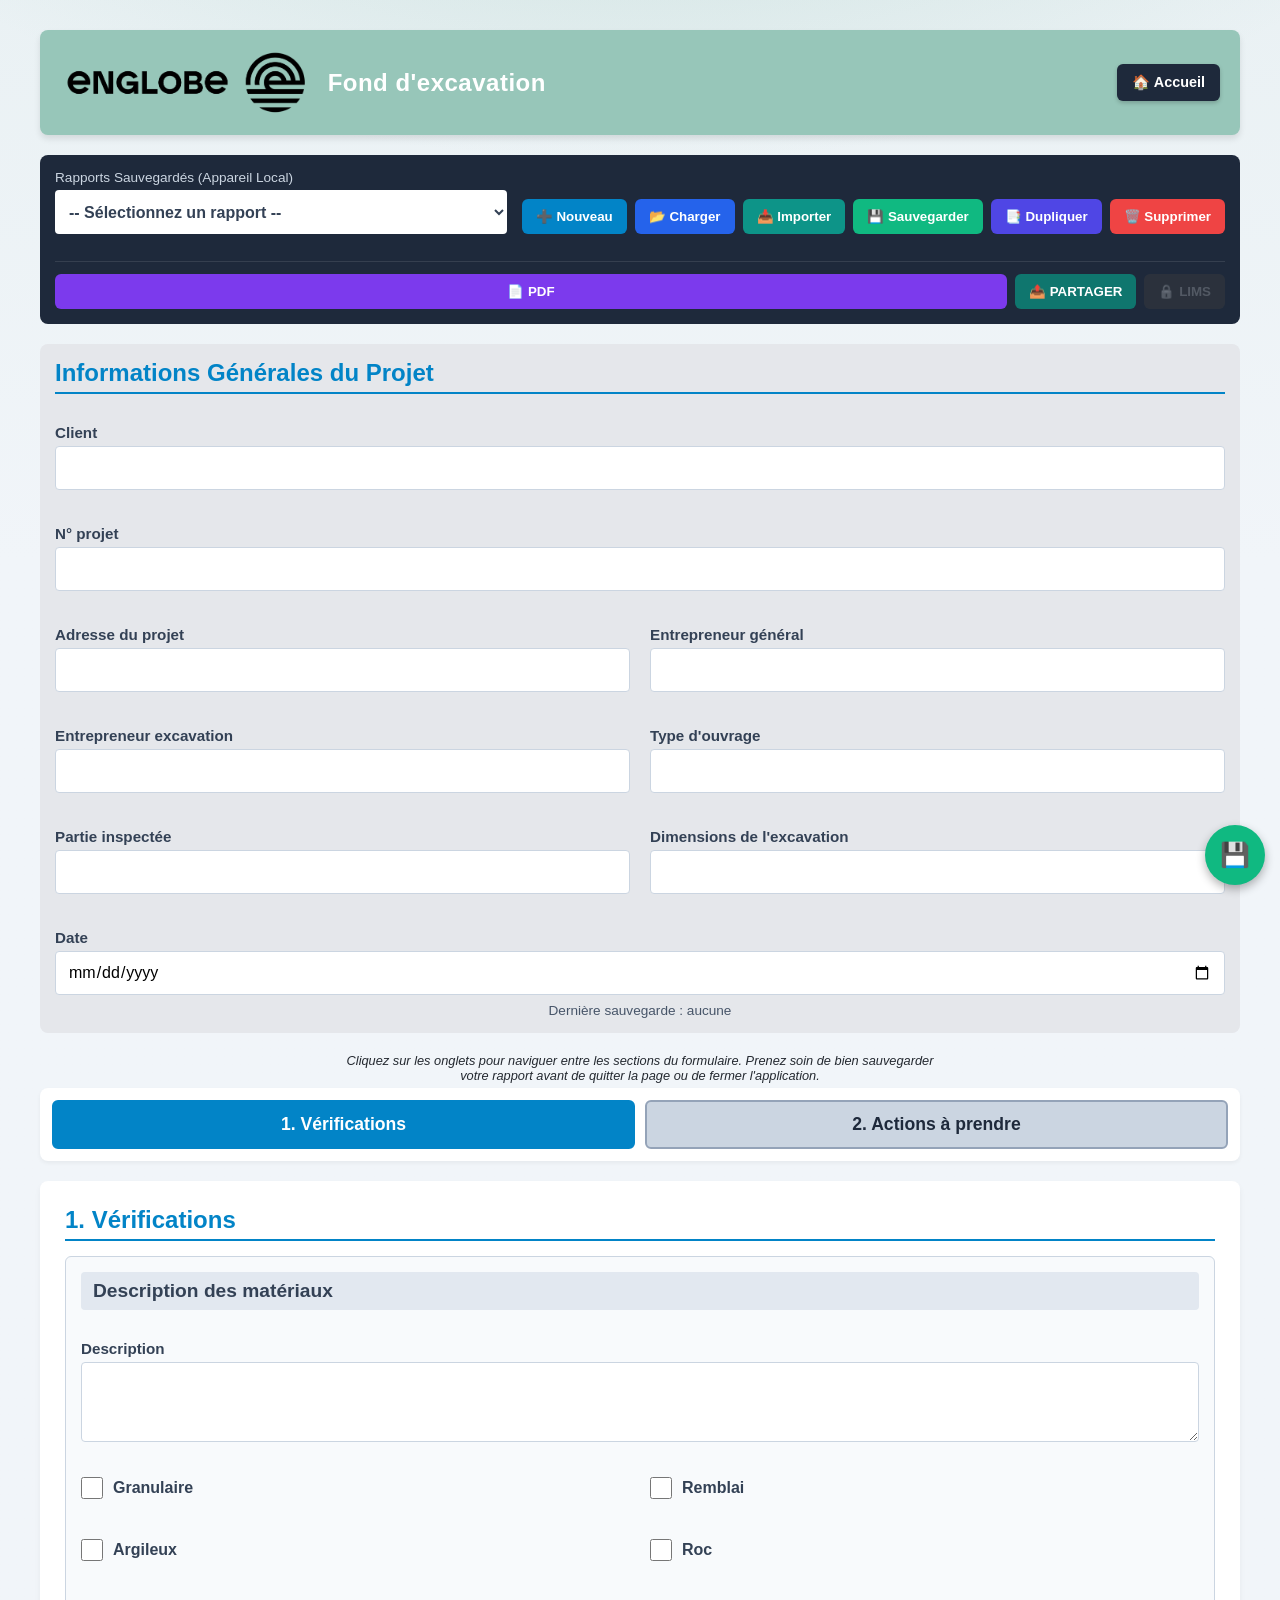
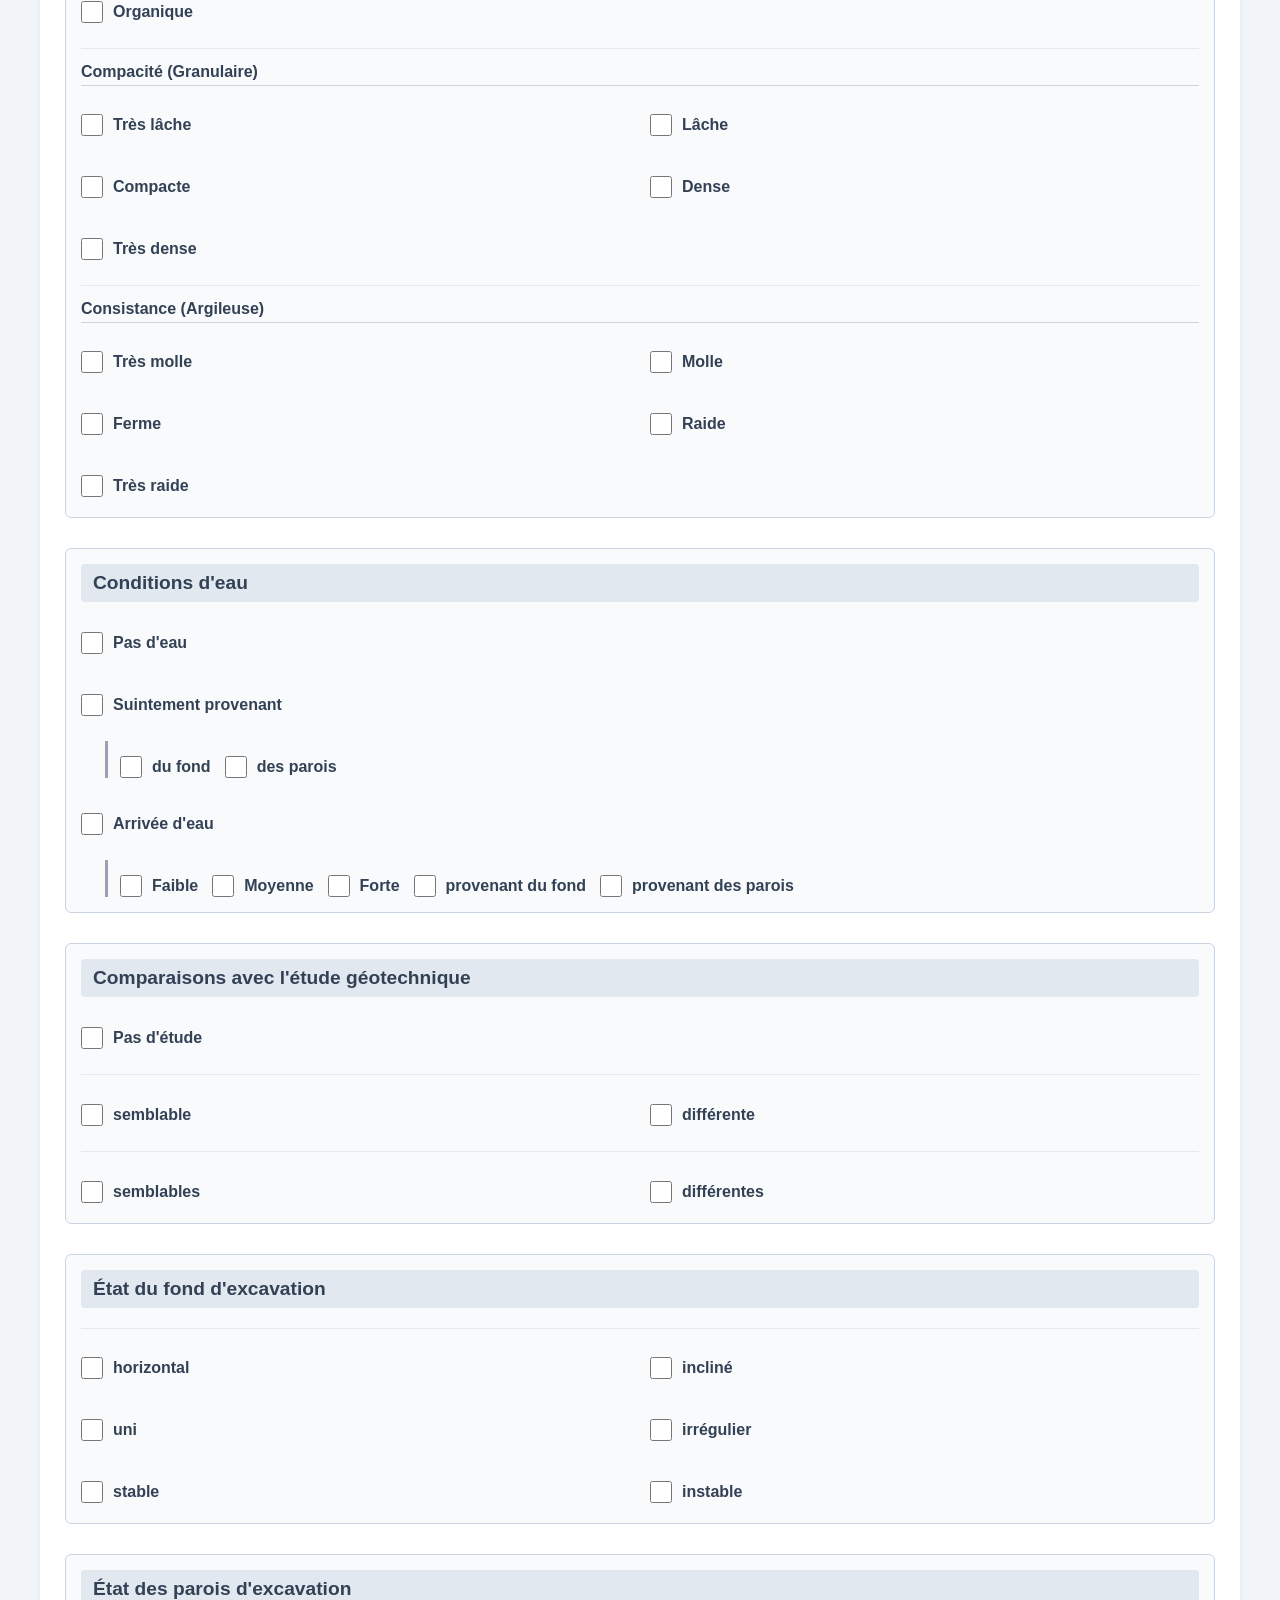
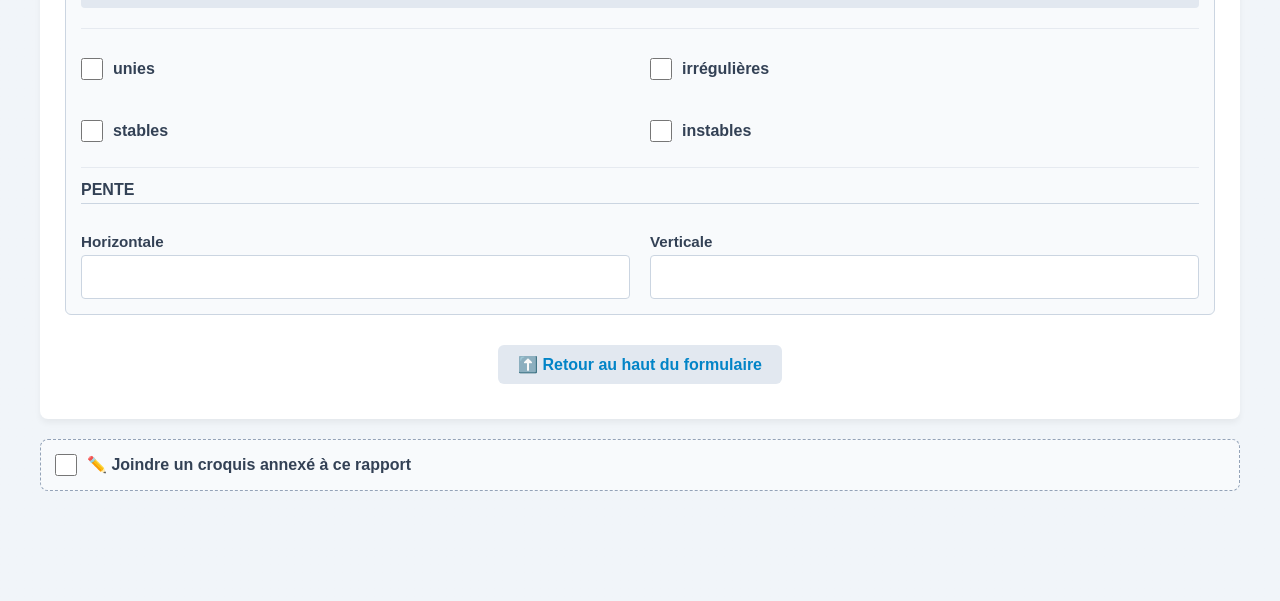
<file: tree/ENG/ICI/GEO/fond-excav/index_fond-excav.html>
<!DOCTYPE html>
<html lang="fr">
<head>
    <meta charset="UTF-8">
    <meta name="viewport" content="width=device-width, initial-scale=1.0, maximum-scale=1.0, user-scalable=no">
    <title>Fond d'excavation</title>
    
    <link rel="stylesheet" href="../../../../../shared/css/styles.css?v=v0.5.0.1a">
    <link rel="apple-touch-icon" href="logo_fond-excav.png">
    <meta name="apple-mobile-web-app-capable" content="yes">
    <meta name="apple-mobile-web-app-status-bar-style" content="black-translucent">
    <meta name="apple-mobile-web-app-title" content="Fond d'excavation">

    
    <script src="../../../../../shared/libs/pdf-lib.min.js"></script>
    <script src="../../../../../shared/libs/fontkit.umd.min.js"></script>
</head>
<body data-org="eng" data-secteur="ici" data-service="geo" data-brand-name="Englobe">



<div id="app-container">

    <!-- EN-TÊTE OFFICIEL : image de marque de l'organisation (nom, logo shared/img/, couleur --brand-primary) -->
    <header style="display: flex; align-items: center; gap: 15px; background: var(--brand-primary, #97c6b9); color: white; padding: 15px 20px; border-radius: 8px; margin-bottom: 20px; margin-top: 10px; box-shadow: 0 4px 6px rgba(0,0,0,0.1);">
        
        <img class="brand-logo" src="../../../../../shared/img/logo_entete.png" alt="Englobe" style="height: 75px; padding: 5px; border-radius: 4px;"> 


        <div style="display: flex; flex-direction: column; gap: 5px;">
            <h1 class="editable-text" style="margin: 0; font-size: 1.5rem; letter-spacing: 0.5px;">Fond d'excavation</h1>
        </div>

        <a class="home-button" href="../../../../../index.html" style="margin-left: auto; background: #1e293b; color: white; text-decoration: none; padding: 10px 15px; border-radius: 6px; font-weight: bold; font-size: 0.9rem; display: flex; align-items: center; box-shadow: 0 2px 4px rgba(0,0,0,0.2);">
            🏠 Accueil
        </a>
    </header>

    <!-- GESTION DES RAPPORTS (SAUVEGARDE LOCALE) -->
    <section id="save-manager" style="background: #1e293b; color: white; padding: 15px; margin-bottom: 20px; border-radius: 8px; display: flex; gap: 15px; align-items: flex-end; flex-wrap: wrap;">
        <div style="flex: 1; min-width: 250px; max-width: 500px;">
            <label style="display: block; font-size: 0.85rem; margin-bottom: 5px; color: #cbd5e1;">Rapports Sauvegardés (Appareil Local)<span id="imported-indicator" title="Rapport reçu d'un autre appareil" style="display:none; background:#0d9488; color:#fff; border-radius:4px; padding:1px 5px; font-size:0.75rem; margin-left:6px;">📲</span></label>
            <select id="saved-reports-dropdown" style="width: 100%; padding: 10px; border-radius: 4px; border: none; font-weight: bold; color: #334155;">
                <option value="">-- Sélectionnez un rapport --</option>
            </select>
        </div>

        <div class="report-actions">
            <button type="button" class="report-btn" onclick="newReportPrompt()" style="--btn-bg: #0284c7;">➕ Nouveau</button>
            <button type="button" class="report-btn" onclick="loadReport()" style="--btn-bg: #2563eb;">📂 Charger</button>
            <button type="button" class="report-btn" onclick="triggerJsonImport()" style="--btn-bg: #0d9488;">📥 Importer</button>
            <button type="button" class="report-btn" onclick="saveReport()" style="--btn-bg: #10b981;">💾 Sauvegarder</button>
            <button type="button" class="report-btn" onclick="saveReport(true)" style="--btn-bg: #4f46e5;">📑 Dupliquer</button>
            <button type="button" class="report-btn" onclick="deleteReport()" style="--btn-bg: #ef4444;">🗑️ Supprimer</button>
            <input type="file" id="json-import-input" accept=".json,application/json,text/plain" style="display:none" onchange="importReportJson(event)">
        </div>

        <!-- EXPORTATION & TRANSMISSION -->
        <div class="export-bar">
            <button type="button" id="btn-export-pdf" class="report-btn report-btn-main" onclick="exportToPDF('eng')" style="--btn-bg: #7c3aed;">📄 PDF</button>
            <button type="button" class="report-btn" onclick="shareReportJson()" style="--btn-bg: #0f766e;">📤 PARTAGER</button>
            <button type="button" id="btn-export-lims" class="report-btn report-btn-lims is-frozen" style="--btn-bg: #334155;" title="Connexion LIMS bientôt disponible" disabled>🔒 LIMS</button>
        </div>
    </section>

    <!-- INFORMATIONS GÉNÉRALES (HORS ONGLETS, VISIBLES PARTOUT) -->
    
    <section id="global-header" style="background: #e5e7eb; padding: 15px; margin-bottom: 20px; border-radius: 8px;">
        <h2 class="editable-text">Informations Générales du Projet</h2>
        <div class="grid-2 sortable-grid">
            
            <div class="input-group draggable-field full-width" style="grid-column: 1 / -1; ">
                <label class="editable-text">Client</label>
                <input type="text" id="global-client" >
            </div>
            
            <div class="input-group draggable-field full-width" style="grid-column: 1 / -1; ">
                <label class="editable-text">N° projet</label>
                <input type="text" id="global-no-projet" >
            </div>
            
            <div class="input-group draggable-field " style="">
                <label class="editable-text">Adresse du projet</label>
                <input type="text" id="global-adresse" >
            </div>
            
            <div class="input-group draggable-field " style="">
                <label class="editable-text">Entrepreneur général</label>
                <input type="text" id="global-entr-gen" >
            </div>
            
            <div class="input-group draggable-field " style="">
                <label class="editable-text">Entrepreneur excavation</label>
                <input type="text" id="global-entr-exc" >
            </div>
            
            <div class="input-group draggable-field " style="">
                <label class="editable-text">Type d'ouvrage</label>
                <input type="text" id="global-type-ouvrage" >
            </div>
            
            <div class="input-group draggable-field " style="">
                <label class="editable-text">Partie inspectée</label>
                <input type="text" id="global-partie-inspecte" >
            </div>
            
            <div class="input-group draggable-field " style="">
                <label class="editable-text">Dimensions de l'excavation</label>
                <input type="text" id="global-dim-exc" >
            </div>
            
            <div class="input-group draggable-field full-width" style="grid-column: 1 / -1; ">
                <label class="editable-text">Date</label>
                <input type="date" id="global-date" >
            </div>
            
        </div>
        <div id="last-saved-status" style="width: 100%; color: #475569; font-size: 0.85rem; text-align: center; margin-top: 8px;">Dernière sauvegarde : aucune</div>
    </section>
    

    
    <small id="form-instructions" class="form-instructions" style="color: #242930; font-size: 0.8rem; display: block; margin-top: 3px; margin-bottom: 5px; text-align: center; margin-left: auto; margin-right: auto; max-width: 600px; font-style: italic;">
        Cliquez sur les onglets pour naviguer entre les sections du formulaire. Prenez soin de bien sauvegarder votre rapport avant de quitter la page ou de fermer l'application.
    </small>

    <!-- BARRE DE NAVIGATION (TABS) -->
    <nav id="form-navigation" style="margin-bottom: 20px;">
        
        <button type="button" class="tab-btn active" onclick="showTab('tab-form1', event)">1. Vérifications</button>
        
        <button type="button" class="tab-btn " onclick="showTab('tab-form2', event)">2. Actions à prendre</button>
        
    </nav>
    

    <!-- ONGLETS ET SECTIONS DYNAMIQUES -->
    
    <section id="tab-form1" class="tab-section" style="display: block; margin-bottom: 20px;">
        <h2 class="editable-text">1. Vérifications</h2>

        

        
        <div class="form-section">
            
            <h3 class="editable-text">Description des matériaux</h3>
            

            <div id="section-description-des-mat-riaux">
                
                    
                    <div class="grid-2 sortable-grid">
                        
                        
                        <div class="input-group draggable-field full-width" data-indent-level="0" style="">
                            
                                <label class="editable-text">Description</label>
                                <!-- Multi-lignes : réparti sur desc-text-# (1, 2...) du PDF -->
                                    <textarea id="desc-text" rows="2" data-pdf-multiline="desc-text-#" style="width: 100%;"></textarea>
                                
                            
                        </div>
                        
                        
                        
                        <div class="input-group draggable-field " data-indent-level="0" style="">
                            
                                <label class="checkbox-label">
                                    <input type="checkbox" id="desc-granulaire">
                                    <span class="editable-text">Granulaire</span>
                                </label>
                            
                        </div>
                        
                        
                        
                        <div class="input-group draggable-field " data-indent-level="0" style="">
                            
                                <label class="checkbox-label">
                                    <input type="checkbox" id="desc-remblai">
                                    <span class="editable-text">Remblai</span>
                                </label>
                            
                        </div>
                        
                        
                        
                        <div class="input-group draggable-field " data-indent-level="0" style="">
                            
                                <label class="checkbox-label">
                                    <input type="checkbox" id="desc-argileux">
                                    <span class="editable-text">Argileux</span>
                                </label>
                            
                        </div>
                        
                        
                        
                        <div class="input-group draggable-field " data-indent-level="0" style="">
                            
                                <label class="checkbox-label">
                                    <input type="checkbox" id="desc-roc">
                                    <span class="editable-text">Roc</span>
                                </label>
                            
                        </div>
                        
                        
                        
                        <div class="input-group draggable-field " data-indent-level="0" style="">
                            
                                <label class="checkbox-label">
                                    <input type="checkbox" id="desc-organique">
                                    <span class="editable-text">Organique</span>
                                </label>
                            
                        </div>
                        
                        
                    </div>
                
                    
                        
                        <h4 class="editable-text sfgen-sub-title">Compacité (Granulaire)</h4>
                        
                    
                    <div class="grid-2 sortable-grid">
                        
                        
                        <div class="input-group draggable-field " data-indent-level="0" style="">
                            
                                <label class="checkbox-label">
                                    <input type="checkbox" id="desc-comp-tlache">
                                    <span class="editable-text">Très lâche</span>
                                </label>
                            
                        </div>
                        
                        
                        
                        <div class="input-group draggable-field " data-indent-level="0" style="">
                            
                                <label class="checkbox-label">
                                    <input type="checkbox" id="desc-comp-lache">
                                    <span class="editable-text">Lâche</span>
                                </label>
                            
                        </div>
                        
                        
                        
                        <div class="input-group draggable-field " data-indent-level="0" style="">
                            
                                <label class="checkbox-label">
                                    <input type="checkbox" id="desc-comp-compacte">
                                    <span class="editable-text">Compacte</span>
                                </label>
                            
                        </div>
                        
                        
                        
                        <div class="input-group draggable-field " data-indent-level="0" style="">
                            
                                <label class="checkbox-label">
                                    <input type="checkbox" id="desc-comp-dense">
                                    <span class="editable-text">Dense</span>
                                </label>
                            
                        </div>
                        
                        
                        
                        <div class="input-group draggable-field " data-indent-level="0" style="">
                            
                                <label class="checkbox-label">
                                    <input type="checkbox" id="desc-comp-tdense">
                                    <span class="editable-text">Très dense</span>
                                </label>
                            
                        </div>
                        
                        
                    </div>
                
                    
                        
                        <h4 class="editable-text sfgen-sub-title">Consistance (Argileuse)</h4>
                        
                    
                    <div class="grid-2 sortable-grid">
                        
                        
                        <div class="input-group draggable-field " data-indent-level="0" style="">
                            
                                <label class="checkbox-label">
                                    <input type="checkbox" id="desc-cons-tmolle">
                                    <span class="editable-text">Très molle</span>
                                </label>
                            
                        </div>
                        
                        
                        
                        <div class="input-group draggable-field " data-indent-level="0" style="">
                            
                                <label class="checkbox-label">
                                    <input type="checkbox" id="desc-cons-molle">
                                    <span class="editable-text">Molle</span>
                                </label>
                            
                        </div>
                        
                        
                        
                        <div class="input-group draggable-field " data-indent-level="0" style="">
                            
                                <label class="checkbox-label">
                                    <input type="checkbox" id="desc-cons-ferme">
                                    <span class="editable-text">Ferme</span>
                                </label>
                            
                        </div>
                        
                        
                        
                        <div class="input-group draggable-field " data-indent-level="0" style="">
                            
                                <label class="checkbox-label">
                                    <input type="checkbox" id="desc-cons-raide">
                                    <span class="editable-text">Raide</span>
                                </label>
                            
                        </div>
                        
                        
                        
                        <div class="input-group draggable-field " data-indent-level="0" style="">
                            
                                <label class="checkbox-label">
                                    <input type="checkbox" id="desc-cons-traide">
                                    <span class="editable-text">Très raide</span>
                                </label>
                            
                        </div>
                        
                        
                    </div>
                

                

                
            </div>
        </div>
        
        <div class="form-section">
            
            <h3 class="editable-text">Conditions d'eau</h3>
            

            <div id="section-conditions-d-eau">
                
                    
                    <div class="grid-2 sortable-grid">
                        
                        
                        <div class="input-group draggable-field " data-indent-level="0" style="">
                            
                                <label class="checkbox-label">
                                    <input type="checkbox" id="cond-pas-eau">
                                    <span class="editable-text">Pas d'eau</span>
                                </label>
                            
                        </div>
                        
                        
                        
                        <div class="input-group draggable-field full-width" data-indent-level="0" style="">
                            
                                <label class="checkbox-label">
                                    <input type="checkbox" id="cond-sp">
                                    <span class="editable-text">Suintement provenant</span>
                                </label>
                            
                        </div>
                        
                        
                        
                        <div class="input-group draggable-field full-width subitem-checks" data-indent-level="1" style="margin-left: 24px; border-left: 3px solid #94a3b8; padding-left: 12px;"><div class="subitem-check-row">
                            <label class="checkbox-label"><input type="checkbox" id="cond-sp-fond"><span class="editable-text">du fond</span></label>
                        
                        
                        
                        
                        
                            <label class="checkbox-label"><input type="checkbox" id="cond-sp-parois"><span class="editable-text">des parois</span></label>
                        </div></div>
                        
                        
                        
                        <div class="input-group draggable-field full-width" data-indent-level="0" style="">
                            
                                <label class="checkbox-label">
                                    <input type="checkbox" id="cond-arriv">
                                    <span class="editable-text">Arrivée d'eau</span>
                                </label>
                            
                        </div>
                        
                        
                        
                        <div class="input-group draggable-field full-width subitem-checks" data-indent-level="1" style="margin-left: 24px; border-left: 3px solid #94a3b8; padding-left: 12px;"><div class="subitem-check-row">
                            <label class="checkbox-label"><input type="checkbox" id="cond-arriv-eau-faible"><span class="editable-text">Faible</span></label>
                        
                        
                        
                        
                        
                            <label class="checkbox-label"><input type="checkbox" id="cond-arriv-eau-moy"><span class="editable-text">Moyenne</span></label>
                        
                        
                        
                        
                        
                            <label class="checkbox-label"><input type="checkbox" id="cond-arriv-eau-forte"><span class="editable-text">Forte</span></label>
                        
                        
                        
                        
                        
                            <label class="checkbox-label"><input type="checkbox" id="cond-arriv-prov-fond"><span class="editable-text">provenant du fond</span></label>
                        
                        
                        
                        
                        
                            <label class="checkbox-label"><input type="checkbox" id="cond-arriv-prov-parois"><span class="editable-text">provenant des parois</span></label>
                        </div></div>
                        
                        
                    </div>
                

                

                
            </div>
        </div>
        
        <div class="form-section">
            
            <h3 class="editable-text">Comparaisons avec l'étude géotechnique</h3>
            

            <div id="section-comparaisons-avec-l-tude-g-otechnique">
                
                    
                    <div class="grid-2 sortable-grid">
                        
                        
                        <div class="input-group draggable-field " data-indent-level="0" style="">
                            
                                <label class="checkbox-label">
                                    <input type="checkbox" id="comp-pas-etude">
                                    <span class="editable-text">Pas d'étude</span>
                                </label>
                            
                        </div>
                        
                        
                    </div>
                
                    
                        
                        <hr class="sfgen-sub-sep" data-sub-title="NAT">
                        
                    
                    <div class="grid-2 sortable-grid">
                        
                        
                        <div class="input-group draggable-field " data-indent-level="0" style="">
                            
                                <label class="checkbox-label">
                                    <input type="checkbox" id="comp-nat-semblable">
                                    <span class="editable-text">semblable</span>
                                </label>
                            
                        </div>
                        
                        
                        
                        <div class="input-group draggable-field " data-indent-level="0" style="">
                            
                                <label class="checkbox-label">
                                    <input type="checkbox" id="comp-nat-differente">
                                    <span class="editable-text">différente</span>
                                </label>
                            
                        </div>
                        
                        
                    </div>
                
                    
                        
                        <hr class="sfgen-sub-sep" data-sub-title="COND">
                        
                    
                    <div class="grid-2 sortable-grid">
                        
                        
                        <div class="input-group draggable-field " data-indent-level="0" style="">
                            
                                <label class="checkbox-label">
                                    <input type="checkbox" id="comp-cond-semblable">
                                    <span class="editable-text">semblables</span>
                                </label>
                            
                        </div>
                        
                        
                        
                        <div class="input-group draggable-field " data-indent-level="0" style="">
                            
                                <label class="checkbox-label">
                                    <input type="checkbox" id="comp-cond-differente">
                                    <span class="editable-text">différentes</span>
                                </label>
                            
                        </div>
                        
                        
                    </div>
                

                

                
            </div>
        </div>
        
        <div class="form-section">
            
            <h3 class="editable-text">État du fond d'excavation</h3>
            

            <div id="section-tat-du-fond-d-excavation">
                
                    
                        
                        <hr class="sfgen-sub-sep" data-sub-title="FE">
                        
                    
                    <div class="grid-2 sortable-grid">
                        
                        
                        <div class="input-group draggable-field " data-indent-level="0" style="">
                            
                                <label class="checkbox-label">
                                    <input type="checkbox" id="etat-fe-uni-1-hor">
                                    <span class="editable-text">horizontal</span>
                                </label>
                            
                        </div>
                        
                        
                        
                        <div class="input-group draggable-field " data-indent-level="0" style="">
                            
                                <label class="checkbox-label">
                                    <input type="checkbox" id="etat-fe-uni-1-inc">
                                    <span class="editable-text">incliné</span>
                                </label>
                            
                        </div>
                        
                        
                        
                        <div class="input-group draggable-field " data-indent-level="0" style="">
                            
                                <label class="checkbox-label">
                                    <input type="checkbox" id="etat-fe-uni-2-uni">
                                    <span class="editable-text">uni</span>
                                </label>
                            
                        </div>
                        
                        
                        
                        <div class="input-group draggable-field " data-indent-level="0" style="">
                            
                                <label class="checkbox-label">
                                    <input type="checkbox" id="etat-fe-uni-2-irr">
                                    <span class="editable-text">irrégulier</span>
                                </label>
                            
                        </div>
                        
                        
                        
                        <div class="input-group draggable-field " data-indent-level="0" style="">
                            
                                <label class="checkbox-label">
                                    <input type="checkbox" id="etat-fe-stab-stab">
                                    <span class="editable-text">stable</span>
                                </label>
                            
                        </div>
                        
                        
                        
                        <div class="input-group draggable-field " data-indent-level="0" style="">
                            
                                <label class="checkbox-label">
                                    <input type="checkbox" id="etat-fe-stab-instab">
                                    <span class="editable-text">instable</span>
                                </label>
                            
                        </div>
                        
                        
                    </div>
                

                

                
            </div>
        </div>
        
        <div class="form-section">
            
            <h3 class="editable-text">État des parois d'excavation</h3>
            

            <div id="section-tat-des-parois-d-excavation">
                
                    
                        
                        <hr class="sfgen-sub-sep" data-sub-title="PE">
                        
                    
                    <div class="grid-2 sortable-grid">
                        
                        
                        <div class="input-group draggable-field " data-indent-level="0" style="">
                            
                                <label class="checkbox-label">
                                    <input type="checkbox" id="etat-pe-uni-uni">
                                    <span class="editable-text">unies</span>
                                </label>
                            
                        </div>
                        
                        
                        
                        <div class="input-group draggable-field " data-indent-level="0" style="">
                            
                                <label class="checkbox-label">
                                    <input type="checkbox" id="etat-pe-uni-irr">
                                    <span class="editable-text">irrégulières</span>
                                </label>
                            
                        </div>
                        
                        
                        
                        <div class="input-group draggable-field " data-indent-level="0" style="">
                            
                                <label class="checkbox-label">
                                    <input type="checkbox" id="etat-pe-stab-stab">
                                    <span class="editable-text">stables</span>
                                </label>
                            
                        </div>
                        
                        
                        
                        <div class="input-group draggable-field " data-indent-level="0" style="">
                            
                                <label class="checkbox-label">
                                    <input type="checkbox" id="etat-pe-stab-instab">
                                    <span class="editable-text">instables</span>
                                </label>
                            
                        </div>
                        
                        
                    </div>
                
                    
                        
                        <h4 class="editable-text sfgen-sub-title">PENTE</h4>
                        
                    
                    <div class="grid-2 sortable-grid">
                        
                        
                        <div class="input-group draggable-field " data-indent-level="0" style="">
                            
                                <label class="editable-text">Horizontale</label>
                                
                                    <input type="text" id="etat-pente-h" 
                                    
                                    
                                     placeholder="">
                                
                            
                        </div>
                        
                        
                        
                        <div class="input-group draggable-field " data-indent-level="0" style="">
                            
                                <label class="editable-text">Verticale</label>
                                
                                    <input type="text" id="etat-pente-v" 
                                    
                                    
                                     placeholder="">
                                
                            
                        </div>
                        
                        
                    </div>
                

                

                
            </div>
        </div>
        

        

        <div style="text-align: center; margin: 25px 0 10px 0;">
            <a href="javascript:void(0);" onclick="scrollToSection('form-instructions')" style="color: var(--primary); font-weight: bold; text-decoration: none; font-size: 1rem; padding: 10px 20px; background: #e2e8f0; border-radius: 6px; display: inline-block;">
                ⬆️ Retour au haut du formulaire
            </a>
        </div>
    </section>
    
    <section id="tab-form2" class="tab-section" style="display: none; margin-bottom: 20px;">
        <h2 class="editable-text">2. Actions à prendre</h2>

        

        
        <div class="form-section">
            
            <h3 class="editable-text">Actions à prendre</h3>
            

            <div id="section-actions-prendre">
                
                    
                    <div class="grid-2 sortable-grid">
                        
                        
                        <div class="input-group draggable-field " data-indent-level="0" style="">
                            
                                <label class="checkbox-label">
                                    <input type="checkbox" id="act-aucune">
                                    <span class="editable-text">Aucune action, fond adéquat et acceptable</span>
                                </label>
                            
                        </div>
                        
                        
                        
                        <div class="input-group draggable-field " data-indent-level="0" style="">
                            
                                <label class="checkbox-label">
                                    <input type="checkbox" id="act-assecher">
                                    <span class="editable-text">Assécher l'excavation</span>
                                </label>
                            
                        </div>
                        
                        
                        
                        <div class="input-group draggable-field " data-indent-level="0" style="">
                            
                                <label class="checkbox-label">
                                    <input type="checkbox" id="act-profiler">
                                    <span class="editable-text">Profiler la surface (faire des pentes) pour favoriser le drainage</span>
                                </label>
                            
                        </div>
                        
                        
                        
                        <div class="input-group draggable-field " data-indent-level="0" style="">
                            
                                <label class="checkbox-label">
                                    <input type="checkbox" id="act-regaler">
                                    <span class="editable-text">Régaler la surface</span>
                                </label>
                            
                        </div>
                        
                        
                        
                        <div class="input-group draggable-field " data-indent-level="0" style="">
                            
                                <label class="checkbox-label">
                                    <input type="checkbox" id="act-compacter">
                                    <span class="editable-text">Compacter les matériaux</span>
                                </label>
                            
                        </div>
                        
                        
                        
                        <div class="input-group draggable-field full-width" data-indent-level="0" style="">
                            
                                <label class="checkbox-label">
                                    <input type="checkbox" id="act-trans">
                                    <span class="editable-text">Faire des transitions entre les matériaux de nature nature différente de :</span>
                                </label>
                            
                        </div>
                        
                        
                        
                        <div class="input-group draggable-field full-width" data-indent-level="1" style="margin-left: 24px; border-left: 3px solid #94a3b8; padding-left: 12px;">
                            
                                <label class="editable-text">Horizontale (m)</label>
                                
                                    <input type="number" id="act-trans-hor" step="any" inputmode="decimal" oninput="this.value = this.value.replace(/[^0-9.,-]/g, ''); setTimeout(runCustomCalculations, 0);" placeholder="">
                                
                            
                        </div>
                        
                        
                        
                        <div class="input-group draggable-field full-width" data-indent-level="1" style="margin-left: 24px; border-left: 3px solid #94a3b8; padding-left: 12px;">
                            
                                <label class="editable-text">Verticale (m)</label>
                                
                                    <input type="number" id="act-trans-vert" step="any" inputmode="decimal" oninput="this.value = this.value.replace(/[^0-9.,-]/g, ''); setTimeout(runCustomCalculations, 0);" placeholder="">
                                
                            
                        </div>
                        
                        
                        
                        <div class="input-group draggable-field full-width" data-indent-level="0" style="">
                            
                                <label class="checkbox-label">
                                    <input type="checkbox" id="act-excav">
                                    <span class="editable-text">Excaver :</span>
                                </label>
                            
                        </div>
                        
                        
                        
                        <div class="input-group draggable-field full-width subitem-checks" data-indent-level="1" style="margin-left: 24px; border-left: 3px solid #94a3b8; padding-left: 12px;"><div class="subitem-check-row">
                            <label class="checkbox-label"><input type="checkbox" id="act-excav-mous"><span class="editable-text">Sols mous</span></label>
                        
                        
                        
                        
                        
                            <label class="checkbox-label"><input type="checkbox" id="act-excav-vaseux"><span class="editable-text">Sols vaseux</span></label>
                        
                        
                        
                        
                        
                            <label class="checkbox-label"><input type="checkbox" id="act-excav-instable"><span class="editable-text">Sols instables</span></label>
                        
                        
                        
                        
                        
                            <label class="checkbox-label"><input type="checkbox" id="act-excav-terre"><span class="editable-text">Terre végétale</span></label>
                        </div></div>
                        
                        
                        
                        <div class="input-group draggable-field full-width" data-indent-level="0" style="">
                            
                                <label class="checkbox-label">
                                    <input type="checkbox" id="act-remp">
                                    <span class="editable-text">Remplacer les sols excavées avec</span>
                                </label>
                            
                        </div>
                        
                        
                        
                        <div class="input-group draggable-field full-width" data-indent-level="1" style="margin-left: 24px; border-left: 3px solid #94a3b8; padding-left: 12px;">
                            
                                
                                
                                    <input type="text" id="act-remp-txt" 
                                    
                                    
                                     placeholder="">
                                
                            
                        </div>
                        
                        
                        
                        <div class="input-group draggable-field full-width" data-indent-level="1" style="margin-left: 24px; border-left: 3px solid #94a3b8; padding-left: 12px;">
                            
                                <label class="editable-text">Compacté à au moins (%)</label>
                                
                                    <input type="number" id="act-remp-comp" step="0.1" inputmode="decimal" oninput="this.value = this.value.replace(/[^0-9.,-]/g, ''); setTimeout(runCustomCalculations, 0);" placeholder="">
                                
                            
                        </div>
                        
                        
                        
                        <div class="input-group draggable-field full-width" data-indent-level="1" style="margin-left: 24px; border-left: 3px solid #94a3b8; padding-left: 12px;">
                            
                                <label class="editable-text">Protocole modifié par couche de (mm)</label>
                                
                                    <input type="number" id="act-remp-proc" step="1" inputmode="decimal" oninput="this.value = this.value.replace(/[^0-9.,-]/g, ''); setTimeout(runCustomCalculations, 0);" placeholder="">
                                
                            
                        </div>
                        
                        
                        
                        <div class="input-group draggable-field full-width" data-indent-level="1" style="margin-left: 24px; border-left: 3px solid #94a3b8; padding-left: 12px;">
                            
                                <label class="checkbox-label">
                                    <input type="checkbox" id="act-excav-autres">
                                    <span class="editable-text">Autres</span>
                                </label>
                            
                        </div>
                        
                        
                        
                        <div class="input-group draggable-field full-width" data-indent-level="2" style="margin-left: 48px; border-left: 3px solid #94a3b8; padding-left: 12px;">
                            
                                <label class="editable-text">Autres</label>
                                
                                    <input type="text" id="act-excav-autres-text" 
                                    
                                    
                                     placeholder="">
                                
                            
                        </div>
                        
                        
                    </div>
                

                

                
            </div>
        </div>
        
        <div class="form-section">
            
            <h3 class="editable-text">Échantillons prélevés</h3>
            

            <div id="section-chantillons-pr-lev-s">
                
                    
                        
                        <hr class="sfgen-sub-sep" data-sub-title="PRELEV">
                        
                    
                    <div class="grid-2 sortable-grid">
                        
                        
                        <div class="input-group draggable-field " data-indent-level="0" style="">
                            
                                <label class="checkbox-label">
                                    <input type="checkbox" id="ech-prelev-oui">
                                    <span class="editable-text">Oui</span>
                                </label>
                            
                        </div>
                        
                        
                        
                        <div class="input-group draggable-field " data-indent-level="0" style="">
                            
                                <label class="checkbox-label">
                                    <input type="checkbox" id="ech-prelev-non">
                                    <span class="editable-text">Non</span>
                                </label>
                            
                        </div>
                        
                        
                    </div>
                

                

                
            </div>
        </div>
        
        <div class="form-section">
            
            <h3 class="editable-text">Photos</h3>
            

            <div id="section-photos">
                
                    
                    <div class="grid-2 sortable-grid">
                        
                        
                        <div class="input-group draggable-field " data-indent-level="0" style="">
                            
                                <label class="checkbox-label">
                                    <input type="checkbox" id="photos-oui">
                                    <span class="editable-text">Oui</span>
                                </label>
                            
                        </div>
                        
                        
                        
                        <div class="input-group draggable-field " data-indent-level="0" style="">
                            
                                <label class="checkbox-label">
                                    <input type="checkbox" id="photos-non">
                                    <span class="editable-text">Non</span>
                                </label>
                            
                        </div>
                        
                        
                    </div>
                

                
                <!-- Annexe photo (shared/js/photo_addon.js) : outil photo visible quand la case photos-oui est cochée -->
                <div class="photo-annex-block" data-photo-annex data-photo-trigger="photos-oui" hidden></div>
                

                
            </div>
        </div>
        
        <div class="form-section">
            
            <h3 class="editable-text">Remarques</h3>
            

            <div id="section-remarques">
                
                    
                    <div class="grid-2 sortable-grid">
                        
                        
                        <div class="input-group draggable-field " data-indent-level="0" style="">
                            
                                
                                <!-- Multi-lignes : réparti sur rem-text-# (1, 2...) du PDF -->
                                    <textarea id="rem-text" rows="2" data-pdf-multiline="rem-text-#" style="width: 100%;"></textarea>
                                
                            
                        </div>
                        
                        
                    </div>
                

                

                
            </div>
        </div>
        

        
            <!-- MODULE : CARTES DYNAMIQUES OU MATRICE FIXE (# / #-#) -->
            

            <!-- MODULE : REGISTRE DES TÂCHES & HEURES (JOURNAL) -->
            

            <!-- MODULE : PHOTOS (4 IMAGES COMPACTÉES BASE64) -->
            

            <!-- MODULE : GRAPHIQUE CHART.JS -->
            

            <!-- MODULE : DICTIONNAIRE DE REMARQUES GLOBALES -->
            

            <!-- MODULE : BLOC SIGNATURE OFFICIEL EN BAS DE FORMULAIRE -->
            
            <div class="form-section" style="border-top: 3px solid var(--primary); padding-top: 15px;">
                <h3 class="editable-text">Signature et Validation</h3>
                <div class="grid-2 sortable-grid">
                    <div class="input-group draggable-field">
                        <label class="editable-text">Préparé par (Nom du technicien)</label>
                        <input type="text" id="sig-prep-nom" placeholder="Ex: Jean Tremblay">
                    </div>
                    <div class="input-group draggable-field">
                        <label class="editable-text">Date de préparation</label>
                        <input type="date" id="sig-prep-date">
                    </div>
                    
                </div>
            </div>
            

            <small id="form-instructions2" style="color: #242930; font-size: 0.8rem; display: block; margin-top: 3px; margin-bottom: 5px; text-align: center; margin-left: auto; margin-right: auto; max-width: 600px; font-style: italic;">
                Veuillez exporter le formulaire en PDF pour le soumettre et/ou le sauvegarder avant de fermer la page/l'application.
            </small>
        

        <div style="text-align: center; margin: 25px 0 10px 0;">
            <a href="javascript:void(0);" onclick="scrollToSection('form-instructions')" style="color: var(--primary); font-weight: bold; text-decoration: none; font-size: 1rem; padding: 10px 20px; background: #e2e8f0; border-radius: 6px; display: inline-block;">
                ⬆️ Retour au haut du formulaire
            </a>
        </div>
    </section>
    

</div>

<!-- TEMPLATE POUR CARTES DYNAMIQUES OU MATRICE (# / #-#) -->


<!-- TEMPLATE POUR TÂCHES JOURNAL -->


<button type="button" onclick="saveReport()" style="position: fixed; bottom: 15px; right: 15px; z-index: 9999; background: #10b981; color: white; border: none; width: 60px; height: 60px; border-radius: 50%; box-shadow: 0 4px 10px rgba(0,0,0,0.3); font-size: 1.5rem; cursor: pointer; display: flex; justify-content: center; align-items: center;">💾</button>

<script src="../../../../../shared/fonts/tahoma.js"></script>
<script src="tpl_fond-excav.js"></script>
<script src="app_fond-excav.js"></script>
<script>window.REPORT_CONFIG = { slug: 'fond-excav', keyPrefix: 'FEXC_', namePrefix: 'englobe_', orgName: "Englobe", orgs: ["eng"], croquis: true };</script>
<script src="../../../../../shared/js/gestion_rapports.js"></script>
<script src="../../../../../shared/js/photo_addon.js"></script>
<script src="../../../../../shared/js/croquis_addon.js"></script>
<script>
    if ('serviceWorker' in navigator) {
        window.addEventListener('load', () => {
            navigator.serviceWorker.register('../../../../../sw.js');
        });
    }
</script>



</body>
</html>
</file>
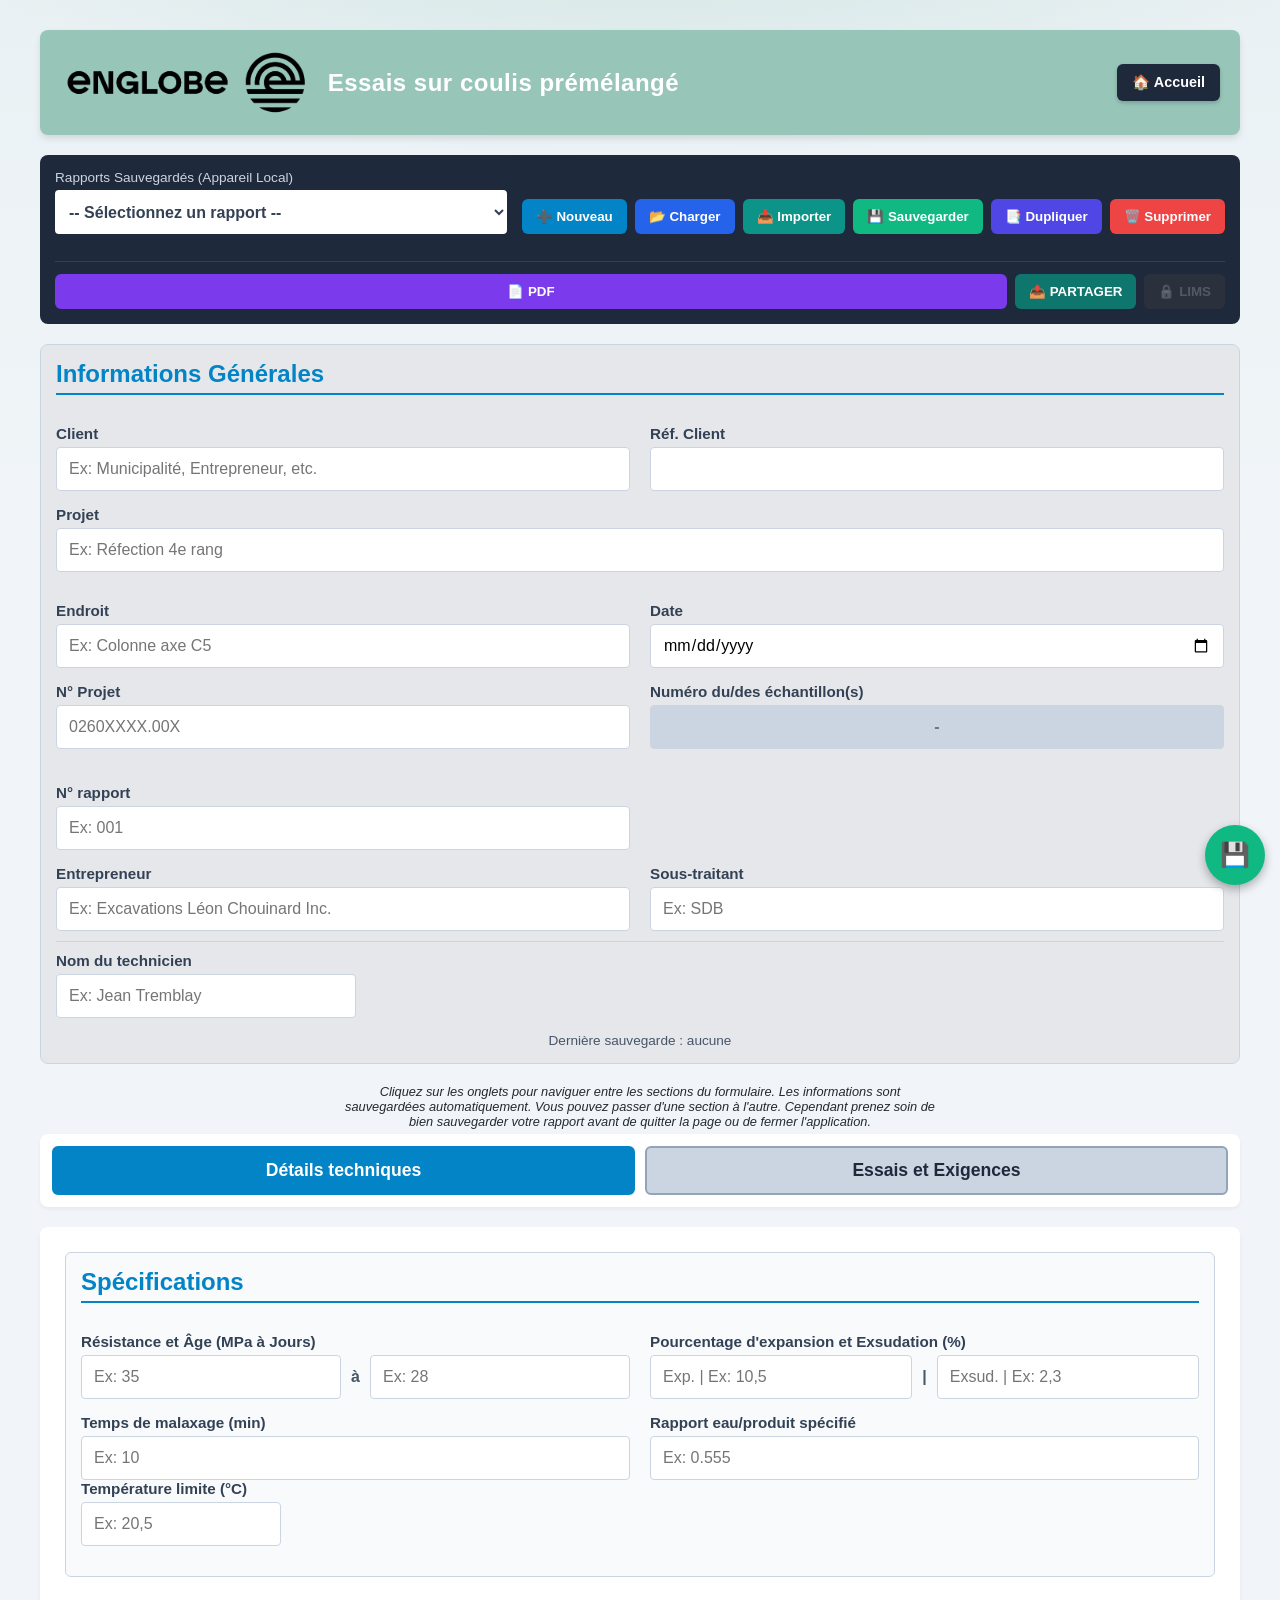
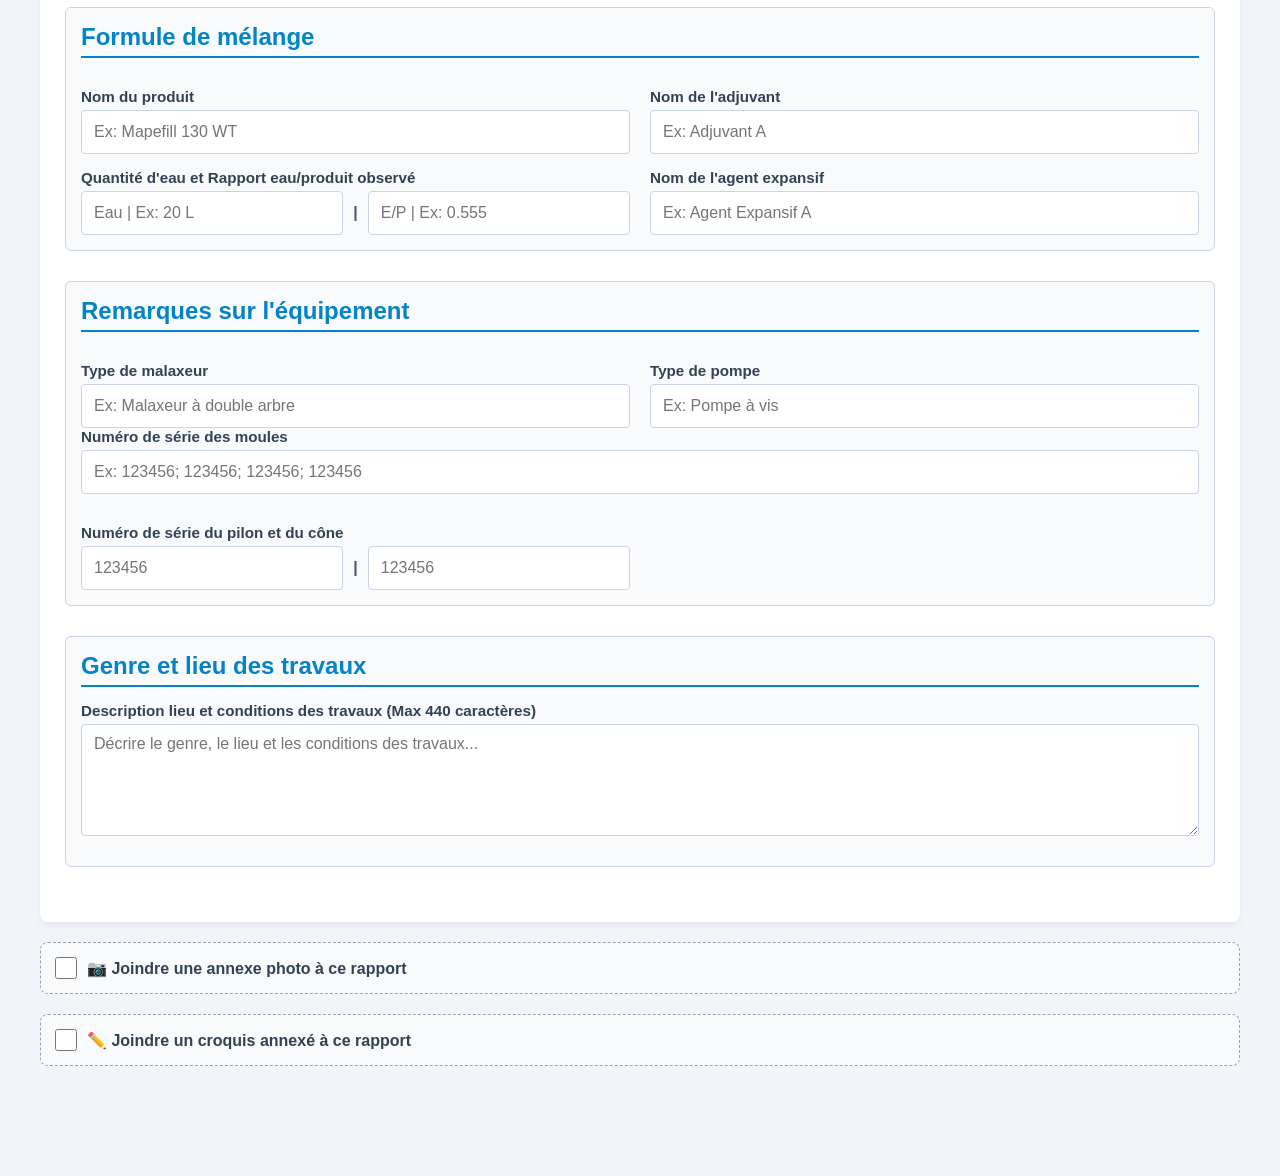
<file: tree/ENG/ICI/MAT/Coulis/index_coulis.html>
<!DOCTYPE html>
<html lang="fr">
<head>
    <meta charset="UTF-8">
    <meta name="viewport" content="width=device-width, initial-scale=1.0, maximum-scale=1.0, user-scalable=no">
    <title>Essais sur coulis</title>

    <link rel="stylesheet" href="../../../../../shared/css/styles.css">

    <!-- === LIGNES POUR L'IPAD === -->
    <link rel="apple-touch-icon" href="logo_coulis.png">
    <meta name="apple-mobile-web-app-capable" content="yes">
    <meta name="apple-mobile-web-app-status-bar-style" content="black-translucent">
    <meta name="apple-mobile-web-app-title" content="Coulis">

    <script src="../../../../../shared/libs/pdf-lib.min.js"></script>
    <script src="../../../../../shared/libs/fontkit.umd.min.js"></script>

</head>
<body data-org="eng" data-secteur="ici" data-service="mat" data-brand-name="Englobe">

    <div id="app-container">
        <!-- === EN-TÊTE === -->
        <header style="display: flex; align-items: center; gap: 15px; background: var(--brand-primary, #97c6b9); color: white; padding: 15px 20px; border-radius: 8px; margin-bottom: 20px; margin-top: 10px; box-shadow: 0 4px 6px rgba(0,0,0,0.1);">

            <img class="brand-logo" src="../../../../../shared/img/logo_entete.png" alt="Englobe" alt="Logo" style="height: 75px; padding: 5px; border-radius: 4px;"> 
           
            <div style="display: flex; flex-direction: column; gap: 5px;">
                <h1 style="margin: 0; font-size: 1.5rem; letter-spacing: 0.5px;">Essais sur coulis prémélangé</h1>
            </div>
            <a class="home-button" href="../../../../../index.html" style="margin-left: auto; background: #1e293b; color: white; text-decoration: none; padding: 10px 15px; border-radius: 6px; font-weight: bold; font-size: 0.9rem; display: flex; align-items: center; box-shadow: 0 2px 4px rgba(0,0,0,0.2);">
                🏠 Accueil
            </a>
        </header>

        <!-- === GESTION DES RAPPORTS === -->
        <section id="save-manager" style="background: #1e293b; color: white; padding: 15px; margin-bottom: 20px; border-radius: 8px; display: flex; gap: 15px; align-items: flex-end; flex-wrap: wrap;">
            <div style="flex: 1; min-width: 250px; max-width: 500px;">
                <label style="display: block; font-size: 0.85rem; margin-bottom: 5px; color: #cbd5e1;">Rapports Sauvegardés (Appareil Local)<span id="imported-indicator" title="Rapport reçu d'un autre appareil" style="display:none; background:#0d9488; color:#fff; border-radius:4px; padding:1px 5px; font-size:0.75rem; margin-left:6px;">📲</span></label>
                <select id="saved-reports-dropdown" style="width: 100%; padding: 10px; border-radius: 4px; border: none; font-weight: bold; color: #334155;">
                    <option value="">-- Sélectionnez un rapport --</option>
                </select>
            </div>

            <div class="report-actions">
                <button type="button" class="report-btn" onclick="newReportPrompt()" style="--btn-bg: #0284c7;">➕ Nouveau</button>
                <button type="button" class="report-btn" onclick="loadReport()" style="--btn-bg: #2563eb;">📂 Charger</button>
                <button type="button" class="report-btn" onclick="triggerJsonImport()" style="--btn-bg: #0d9488;">📥 Importer</button>
                <button type="button" class="report-btn" onclick="saveReport()" style="--btn-bg: #10b981;">💾 Sauvegarder</button>
                <button type="button" class="report-btn" onclick="saveReport(true)" style="--btn-bg: #4f46e5;">📑 Dupliquer</button>
                <button type="button" class="report-btn" onclick="deleteReport()" style="--btn-bg: #ef4444;">🗑️ Supprimer</button>
                <input type="file" id="json-import-input" accept=".json,application/json,text/plain" style="display:none" onchange="importReportJson(event)">
            </div>

            <!-- EXPORTATION & TRANSMISSION -->
            <div class="export-bar">
                <button type="button" id="btn-export-pdf" class="report-btn report-btn-main" onclick="exportToPDF('eng')" style="--btn-bg: #7c3aed;">📄 PDF</button>
                <button type="button" class="report-btn" onclick="shareReportJson()" style="--btn-bg: #0f766e;">📤 PARTAGER</button>
                <button type="button" id="btn-export-lims" class="report-btn report-btn-lims is-frozen" style="--btn-bg: #334155;" title="Connexion LIMS bientôt disponible" disabled>🔒 LIMS</button>
            </div>
        </section>

        <!-- === INFORMATIONS GÉNÉRALES === -->
        <section id="global-header" class="form-section" style="background: #e5e7eb; padding: 15px; border-radius: 8px; margin-bottom: 20px;">
            <h2>Informations Générales</h2>
            <div class="grid-2">
                <div class="input-group">
                    <label>Client</label>
                    <input type="text" id="global-client" placeholder="Ex: Municipalité, Entrepreneur, etc.">
                </div>
                <div class="input-group">
                    <label>Réf. Client</label>
                    <input type="text" id="global-ref-client">
                </div>
            </div>
            <div style="margin-top: 15px;">
                <div class="input-group">
                    <label>Projet</label>
                    <input type="text" id="global-projet" maxlength="100"  placeholder="Ex: Réfection 4e rang">
                </div>
            </div>
            <div class="grid-2">
                <div class="input-group">
                    <label>Endroit</label>
                    <input type="text" id="global-endroit" placeholder="Ex: Colonne axe C5">
                </div>
                <div class="input-group">
                    <label>Date</label>
                    <input type="date" id="global-date">
                </div>
            </div>
            <div class="grid-2">
                <div class="input-group">
                    <label>N° Projet</label>
                    <input type="text" id="global-no-projet" placeholder="0260XXXX.00X">
                </div>
                <div class="input-group">
                    <label>Numéro du/des échantillon(s)</label>
                    <input type="text" id="global-no-ech" readonly style="background: #cbd5e1; color: #334155; font-weight: bold; cursor: not-allowed; text-align: center;" placeholder="-">
                </div>
                <div class="input-group">
                    <label>N° rapport</label>
                    <input type="text" id="global-no-rapport" maxlength="12" placeholder="Ex: 001">
                </div>
            </div>
            <div class="grid-2">
                <div class="input-group">
                    <label>Entrepreneur</label>
                    <input type="text" id="global-entrepreneur" placeholder="Ex: Excavations Léon Chouinard Inc.">
                </div>
                <div class="input-group">
                    <label>Sous-traitant</label>
                    <input type="text" id="global-soustraitant" placeholder="Ex: SDB">
                </div>
            </div>
            <div class="input-group" style="margin-top: 10px; border-top: 1px solid #cbd5e1; padding-top: 10px;">
                <label>Nom du technicien</label>
                <input type="text" id="sig-prep-nom" style="width: 100%; max-width: 300px;" placeholder="Ex: Jean Tremblay">
            </div>

            <div id="last-saved-status" style="width: 100%; color: #475569; font-size: 0.85rem; text-align: center;">Dernière sauvegarde : aucune</div>
        </section>

        <small id="form-instructions" class="form-instructions" style="color: #242930; font-size: 0.8rem; display: block; margin-top: 3px; margin-bottom: 5px; text-align: center; margin-left: auto; margin-right: auto; max-width: 600px; font-style: italic;">
            Cliquez sur les onglets pour naviguer entre les sections du formulaire. Les informations sont sauvegardées automatiquement. Vous pouvez passer d'une section à l'autre. Cependant prenez soin de bien sauvegarder votre rapport avant de quitter la page ou de fermer l'application.
        </small>

        <!-- === NAVIGATION === -->
        <nav id="form-navigation" style="margin-bottom: 20px;">
            <button type="button" class="tab-btn active" onclick="showTab('tab-details', event)">Détails techniques</button>
            <button type="button" class="tab-btn" onclick="showTab('tab-essais', event)">Essais et Exigences</button>
        </nav>

        <!-- === ONGLET 1 : DÉTAILS TECHNIQUES === -->
        <main id="tab-details" class="tab-section active">

            <!-- SPÉCIFICATIONS -->
            <section id="specifications-section" class="form-section">
                <h2>Spécifications</h2>
                <div class="grid-2">
                    <div class="input-group">
                        <label>Résistance et Âge (MPa à Jours)</label>
                        <div style="display: flex; align-items: center; gap: 10px;">
                            <input type="number" step="1" id="spec-res-mpa" inputmode="numeric" placeholder="Ex: 35" oninput="if(this.value.length > 4) this.value = this.value.slice(0,4);" style="flex: 1;">
                            <span style="font-weight: bold; color: #475569;">à</span>
                            <input type="number" step="1" id="spec-res-jour" inputmode="numeric" placeholder="Ex: 28" oninput="if(this.value.length > 3) this.value = this.value.slice(0,3);" style="flex: 1;">
                        </div>
                    </div>
                    <div class="input-group">
                        <label>Pourcentage d'expansion et Exsudation (%)</label>
                        <div style="display: flex; align-items: center; gap: 10px;">
                            <input type="number" step="0.1" id="spec-exptotate" inputmode="decimal" placeholder="Exp. | Ex: 10,5" oninput="if(this.value.length > 4) this.value = this.value.slice(0,4);" style="flex: 1;">
                            <span style="font-weight: bold; color: #475569;">|</span>
                            <input type="number" step="0.1" id="spec-exsudation" inputmode="decimal" placeholder="Exsud. | Ex: 2,3" oninput="if(this.value.length > 4) this.value = this.value.slice(0,4);" style="flex: 1;">
                        </div>
                    </div>
                </div>
                <div class="grid-2">
                    <div class="input-group">
                        <label>Temps de malaxage (min)</label>
                        <input type="number" step="1" id="spec-tempsmalax" inputmode="numeric" placeholder="Ex: 10" oninput="if(this.value.length > 3) this.value = this.value.slice(0,3);">
                    </div>
                    <div class="input-group">
                        <label>Rapport eau/produit spécifié</label>
                        <input type="number" step="0.001" id="spec-ep" inputmode="decimal" placeholder="Ex: 0.555" oninput="if(this.value.length > 5) this.value = this.value.slice(0,5);">
                    </div>
                </div>
                <div class="input-group">
                    <label>Température limite (°C)</label>
                    <input type="number" step="0.1" id="spec-temper" inputmode="decimal" style="max-width: 200px;" placeholder="Ex: 20,5" oninput="if(this.value.length > 4) this.value = this.value.slice(0,4);">
                </div>
            </section>

            <!-- FORMULE DE MÉLANGE -->
            <section id="formule-section" class="form-section">
                <h2>Formule de mélange</h2>
                <div class="grid-2">
                    <div class="input-group">
                        <label>Nom du produit</label>
                        <input type="text" id="formule-prod" placeholder="Ex: Mapefill 130 WT">
                    </div>
                    <div class="input-group">
                        <label>Nom de l'adjuvant</label>
                        <input type="text" id="formule-adjuvant" placeholder="Ex: Adjuvant A">
                    </div>
                </div>
                <div class="grid-2">
                    <div class="input-group">
                        <label>Quantité d'eau et Rapport eau/produit observé</label>
                        <div style="display: flex; align-items: center; gap: 10px;">
                            <input type="text" step="0.1" id="formule-eau" placeholder="Eau | Ex: 20 L"  style="flex: 1;">
                            <span style="font-weight: bold; color: #475569;">|</span>
                            <input type="number" step="0.001" id="formule-ep" inputmode="decimal" placeholder="E/P | Ex: 0.555" oninput="if(this.value.length > 5) this.value = this.value.slice(0,5);" style="flex: 1;">
                        </div>
                    </div>
                    <div class="input-group">
                        <label>Nom de l'agent expansif</label>
                        <input type="text" id="formule-agent" placeholder="Ex: Agent Expansif A" style="width: 100%;">
                    </div>
                </div>
            </section>

            <!-- REMARQUES -->
            <section id="remarques-section" class="form-section">
                <h2>Remarques sur l'équipement</h2>
                <div class="grid-2">
                    <div class="input-group">
                        <label>Type de malaxeur</label>
                        <input type="text" id="rem-malax" placeholder="Ex: Malaxeur à double arbre">
                    </div>
                    <div class="input-group">
                        <label>Type de pompe</label>
                        <input type="text" id="rem-pompe" placeholder="Ex: Pompe à vis">
                    </div>
                </div>
                <div class="input-group" style="margin-bottom: 15px;">
                    <label>Numéro de série des moules</label>
                    <input type="text" id="rem-no-moules" placeholder="Ex: 123456; 123456; 123456; 123456" style="width: 100%;">
                </div>
                <div class="grid-2">
                    <div class="input-group">
                        <label>Numéro de série du pilon et du cône</label>
                        <div style="display: flex; align-items: center; gap: 10px;">
                            <input type="number" step="1" id="rem-no-pilon" inputmode="numeric" placeholder="123456" oninput="if(this.value.length > 7) this.value = this.value.slice(0,7);" style="flex: 1;">
                            <span style="font-weight: bold; color: #475569;">|</span>
                            <input type="number" step="1" id="rem-no-cone" inputmode="numeric" placeholder="123456" oninput="if(this.value.length > 7) this.value = this.value.slice(0,7);" style="flex: 1;">
                        </div>
                    </div>
                </div>
            </section>


            <section class="form-section">
                <h2>Genre et lieu des travaux</h2>
                <div class="input-group">
                    <label>Description lieu et conditions des travaux (Max 440 caractères)</label>
                    <textarea id="lieu-travaux" rows="5" maxlength="440" placeholder="Décrire le genre, le lieu et les conditions des travaux..."></textarea>
                </div>
            </section> 
            

        </main>

        <!-- === ONGLET 2 : ESSAIS ET EXIGENCES === -->
        <main id="tab-essais" class="tab-section" style="display: none;">

            <section id="exigences-section" class="form-section" style="background-color: #f1f5f9; border: 1px solid #cbd5e1;">
                <h2 style="text-align: center; margin-top: 0;">Exigences</h2>
                <div style="display: flex; flex-direction: row !important; flex-wrap: nowrap !important; justify-content: center; align-items: center; gap: 30px; font-size: 1.1rem; font-weight: bold;">
                    <label style="display: flex; align-items: center; white-space: nowrap; cursor: pointer;">
                        <input type="checkbox" id="exi-astm" style="transform: scale(1.3); margin-right: 8px;"> ASTM C 9.9
                    </label>
                    <label style="display: flex; align-items: center; white-space: nowrap; cursor: pointer;">
                        <input type="checkbox" id="exi-csa" style="transform: scale(1.3); margin-right: 8px;"> CSA-A23.2-1B
                    </label>
                </div>
            </section>

            <section class="form-section">
                <h2>Tableau des essais</h2>
                <p style="color: #64748b; font-size: 0.9rem; margin-bottom: 15px; text-align: center; font-style: italic;">
                    * 3 fiches d'essais sont disponibles par défaut. Remplissez celles nécessaires ou utilisez le bouton au bas pour en ajouter d'autres.
                </p>

                <div style="display: flex; justify-content: flex-end; margin-bottom: 10px;">
                    <button type="button" onclick="collapseAllEssais()" style="background: #475569; color: white; border: none; padding: 5px 10px; border-radius: 4px; cursor: pointer; font-size: 0.85rem;">Tout réduire</button>
                </div>

                <div id="essais-container">
                    <!-- Les cartes d'essais seront générées ici par JavaScript au chargement -->
                </div>
                <button type="button" onclick="addEssai()" style="margin-top: 15px; padding: 10px 15px; background: #0284c7; color: white; border: none; border-radius: 4px; font-weight: bold; cursor: pointer; width: 100%;">➕ Ajouter un essai supplémentaire</button>
            </section>

            <small id="form-instructions2" style="color: #242930; font-size: 0.8rem; display: block; margin-top: 3px; margin-bottom: 5px; text-align: center; margin-left: auto; margin-right: auto; max-width: 600px; font-style: italic;">
                Veuillez exporter le formulaire en PDF pour le soumettre et/ou le sauvegarder avant de fermer la page/l'application. Les données sont sauvegardées localement, mais l'exportation en PDF est nécessaire pour la soumission officielle.
            </small>

            <div style="text-align: center; margin: 30px 0;">
                <a href="javascript:void(0);" onclick="scrollToSection('form-instructions')" style="color: var(--primary); font-weight: bold; text-decoration: none; font-size: 1rem; padding: 10px 20px; background: #e2e8f0; border-radius: 6px; display: inline-block;">
                    ⬆️ Retour aux sections du formulaire
                </a>
            </div>
        </main>
    </div>

    <!-- === GABARIT DYNAMIQUE POUR LES CARTES D'ESSAIS === -->
    <template id="template-essai">
        <div class="sample-card" style="border: 1px solid #94a3b8; border-radius: 6px; margin-bottom: 15px; background: #f8fafc; overflow: hidden;">
            <div class="accordion-header" onclick="toggleAccordion(this)" style="background-color: #e2e8f0; padding: 12px 15px; cursor: pointer; display: flex; justify-content: space-between; align-items: center;">
                <span class="chevron" style="color: #334155; font-weight: bold; margin-right: 10px;">▼</span>
                <div style="font-weight: bold; font-size: 1.1rem; color: #334155;">Essai #<span class="card-index-label"></span></div>
                <div>
                    <button type="button" onclick="deleteEssai(this, event)" class="delete-btn" style="background: none; border: none; color: #ef4444; font-weight: bold; font-size: 1.2rem; cursor: pointer; padding: 0 5px; border-left: 1px solid #cbd5e1;">✖</button>
                </div>
            </div>
            <div class="accordion-content active" style="padding: 15px;">
                <div class="input-group">
                    <label>Numéro d'échantillon</label>
                    <input type="text" class="essais-no-ech" placeholder="Ex: 1" oninput="updateGlobalEchNumbers()">
                </div>
                <div class="grid-2">
                    <div class="input-group"><label>Date de prélèvement</label><input type="date" class="essais-prelev-date"></div>
                    <div class="input-group"><label>Heure de prélèvement</label><input type="time" class="essais-prelev-heure"></div>
                    <div class="input-group"><label>Exsudation observé (%)</label><input type="number" step="0.1" class="essais-exsudation" inputmode="decimal" placeholder="Exsud. | Ex: 2,5" oninput="if(this.value.length > 4) this.value = this.value.slice(0,4);"></div>
                    <div class="input-group"><label>Expansion observé (%)</label><input type="number" step="0.1" class="essais-expansion" inputmode="decimal" placeholder="Exp. | Ex: 10,5" oninput="if(this.value.length > 4) this.value = this.value.slice(0,4);"></div>
                    <div class="input-group"><label>Fluidité malaxeur (s)</label><input type="number" step="1" class="essais-fluidite-malax" inputmode="numeric" placeholder="Ex: 80,5" oninput="if(this.value.length > 6) this.value = this.value.slice(0,6);"></div>
                    <div class="input-group"><label>Fluidité sortie (s)</label><input type="number" step="1" class="essais-fluidite-sortie" inputmode="numeric" placeholder="Ex: 30,7" oninput="if(this.value.length > 6) this.value = this.value.slice(0,6);"></div>
                </div>

                <div style="margin: 15px 0 8px 0; font-weight: bold; color: var(--primary); border-bottom: 1px solid #cbd5e1;">Températures</div>
                <div class="grid-2">
                    <div class="input-group">
                        <label>Temp. eau (°C)</label>
                        <input type="number" step="0.1" class="essais-temp-eau" inputmode="decimal" placeholder="Ex: 10,5" oninput="if(this.value.length > 4) this.value = this.value.slice(0,4);">
                    </div>
                    <div class="input-group">
                        <label>Temp. produit (°C)</label>
                        <input type="number" step="0.1" class="essais-temp-prod" inputmode="decimal" placeholder="Ex: 10,5" oninput="if(this.value.length > 4) this.value = this.value.slice(0,4);">
                    </div>
                </div>
                <div style="display: flex; justify-content: center; margin-top: 10px;">
                    <div class="input-group" style="width: 100%; max-width: 200px; align-items: center; text-align: center;">
                        <label>Temp. coulis (°C)</label>
                        <input type="number" step="0.1" class="essais-temp-coulis" inputmode="decimal" style="text-align: center;" placeholder="Ex: 10,5" oninput="if(this.value.length > 4) this.value = this.value.slice(0,4);">
                    </div>
                </div>

                <div style="margin: 15px 0 8px 0; font-weight: bold; color: var(--primary); border-bottom: 1px solid #cbd5e1;">Injection & Pression</div>
                <div class="grid-2">
                    <div class="input-group"><label>Début injection</label><input type="time" step="1" class="essais-inj-deb"></div>
                    <div class="input-group"><label>Fin injection</label><input type="time" step="1" class="essais-inj-fin"></div>
                    <div class="input-group"><label>Pression injection (kPa)</label><input type="number" step="1" class="essais-pressi-inj" inputmode="numeric" placeholder="Ex: 100"></div>
                    <div class="input-group"><label>Pression maintenue (kPa)</label><input type="number" step="1" class="essais-press-maint" inputmode="numeric" placeholder="Ex: 100"></div>
                </div>

                <div style="margin: 15px 0 8px 0; font-weight: bold; color: var(--primary); border-bottom: 1px solid #cbd5e1;">Cubes & Sacs</div>
                <div class="grid-2">
                    <div class="input-group"><label>Cubes à 3j</label><input type="number" step="1" class="essais-3j" inputmode="numeric" placeholder="Ex: 3"></div>
                    <div class="input-group"><label>Cubes à 7j</label><input type="number" step="1" class="essais-7j" inputmode="numeric" placeholder="Ex: 3"></div>
                    <div class="input-group"><label>Cubes à 28j</label><input type="number" step="1" class="essais-28j" inputmode="numeric" placeholder="Ex: 3"></div>
                    <div class="input-group"><label>Cubes à xj</label><input type="number" step="1" class="essais-xj" inputmode="numeric" placeholder="Ex: 3"></div>
                    <div class="input-group"><label>Cubes mûrissement norm.</label><input type="number" step="1" class="essais-nb-norm" inputmode="numeric" placeholder="Ex: 12"></div>
                    <div class="input-group"><label>Cubes témoins</label><input type="number" step="1" class="essais-nb-tem" inputmode="numeric" placeholder="Ex: 0"></div>
                    <div class="input-group"><label>Sac(s) injecté(s)</label><input type="number" step="1" class="essais-sac-1" inputmode="numeric" placeholder="Ex: 10"></div>
                    <div class="input-group"><label>Sac(s) refusé(s)</label><input type="number" step="1" class="essais-sac-2" inputmode="numeric" placeholder="Ex: 0"></div>
                </div>
            </div>
        </div>
    </template>


    <script src="../../../../../shared/fonts/tahoma.js"></script>
    <script src="tpl_coulis.js?v=coulis"></script>
    <script src="app_coulis.js"></script>
    <script>window.REPORT_CONFIG = { slug: 'coulis', keyPrefix: 'COULIS_', namePrefix: 'englobe_', orgs: ['eng'], croquis: true, photos: true };</script>
    <script src="../../../../../shared/js/gestion_rapports.js"></script>
    <script src="../../../../../shared/js/photo_addon.js"></script>
    <script src="../../../../../shared/js/croquis_addon.js"></script>
    
    <button type="button" onclick="saveReport()" style="position: fixed; bottom: 15px; right: 15px; z-index: 9999; background: #10b981; color: white; border: none; width: 60px; height: 60px; border-radius: 50%; box-shadow: 0 4px 10px rgba(0,0,0,0.3); font-size: 1.5rem; cursor: pointer; display: flex; justify-content: center; align-items: center;">💾</button>

</body>
</html>
</file>
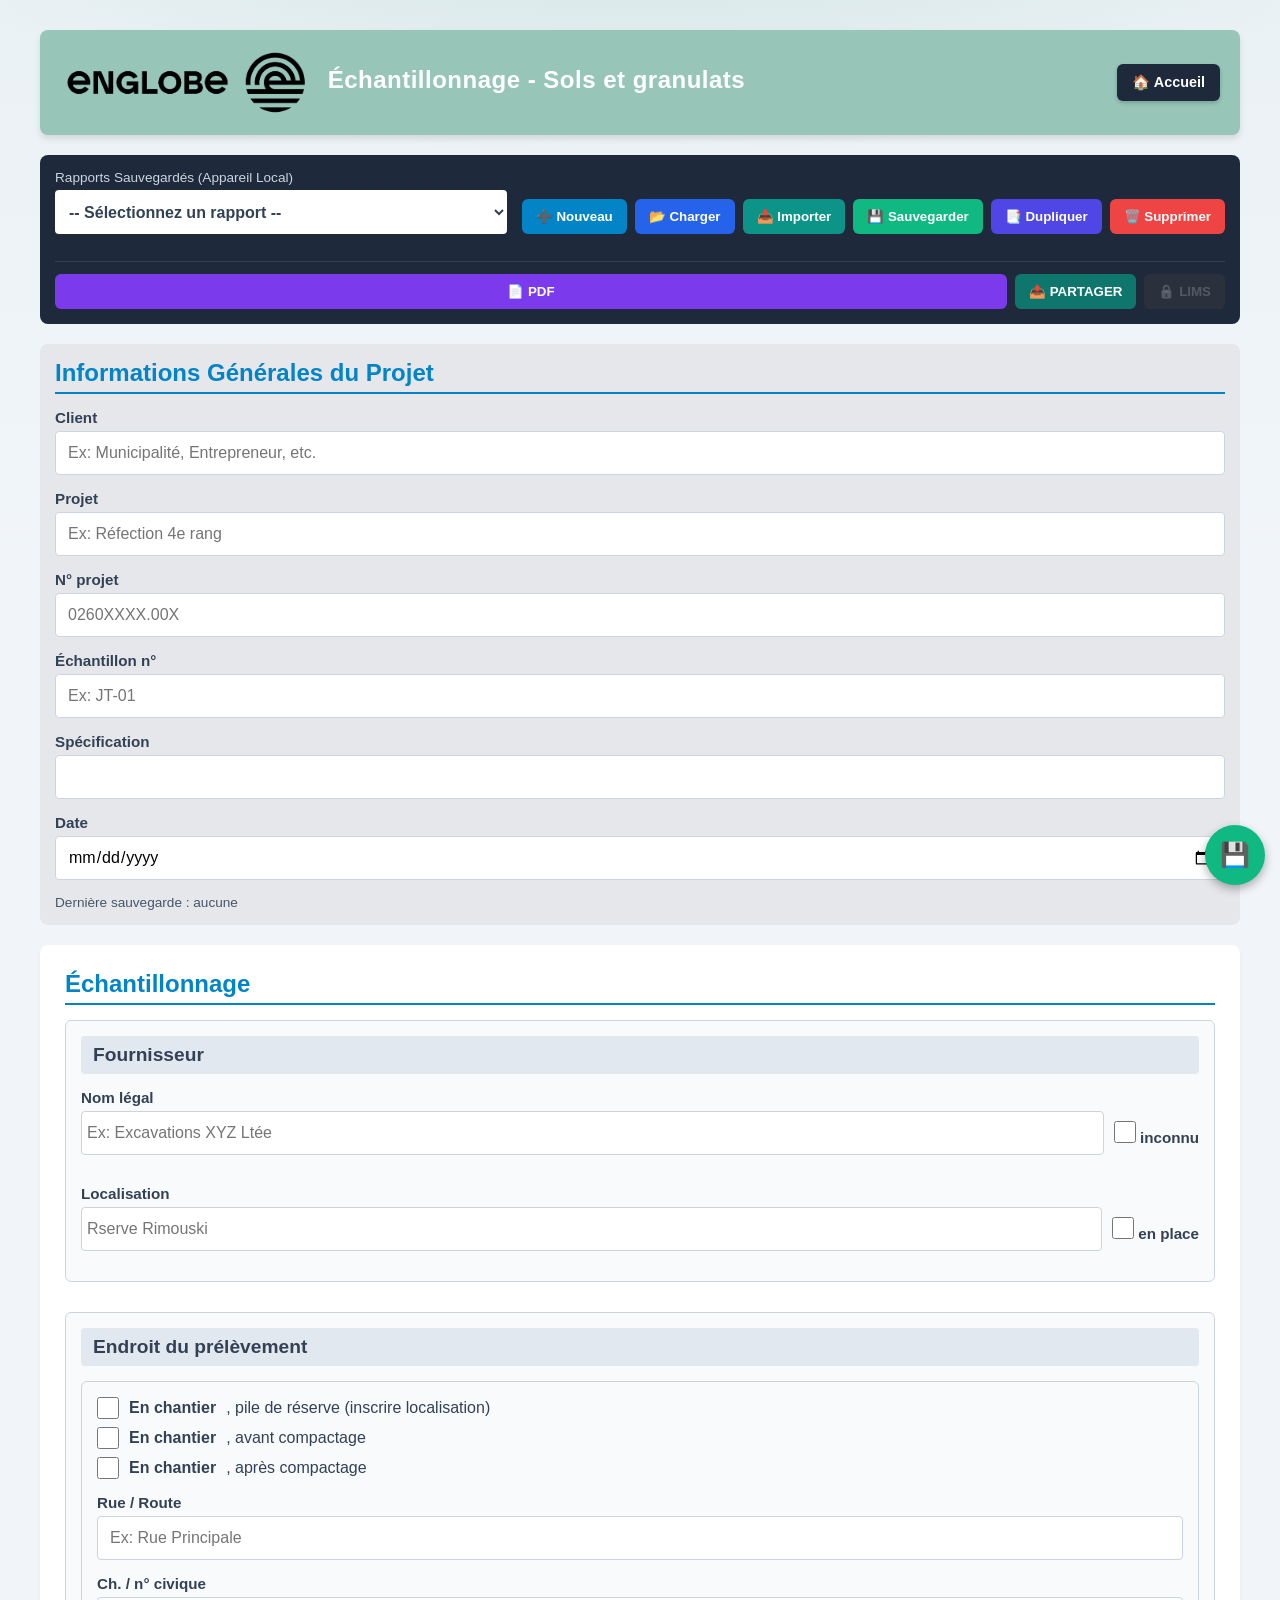
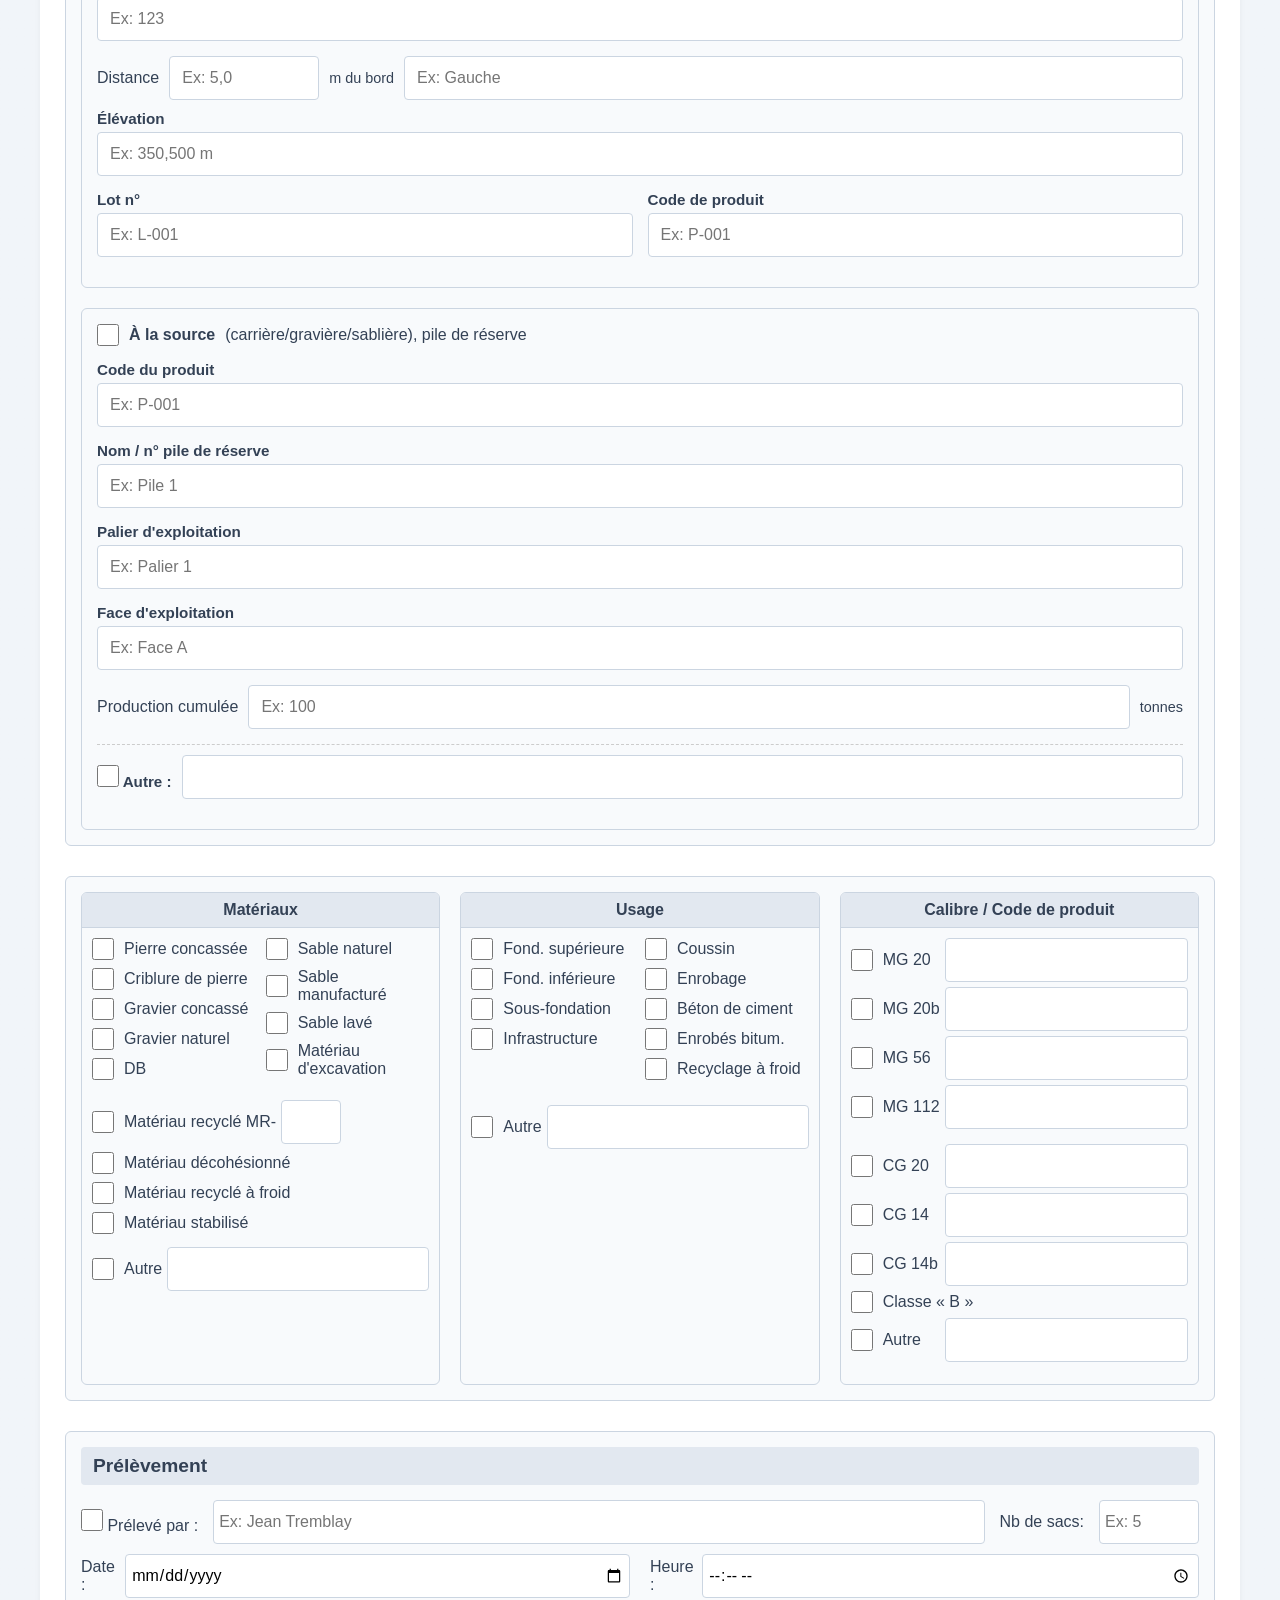
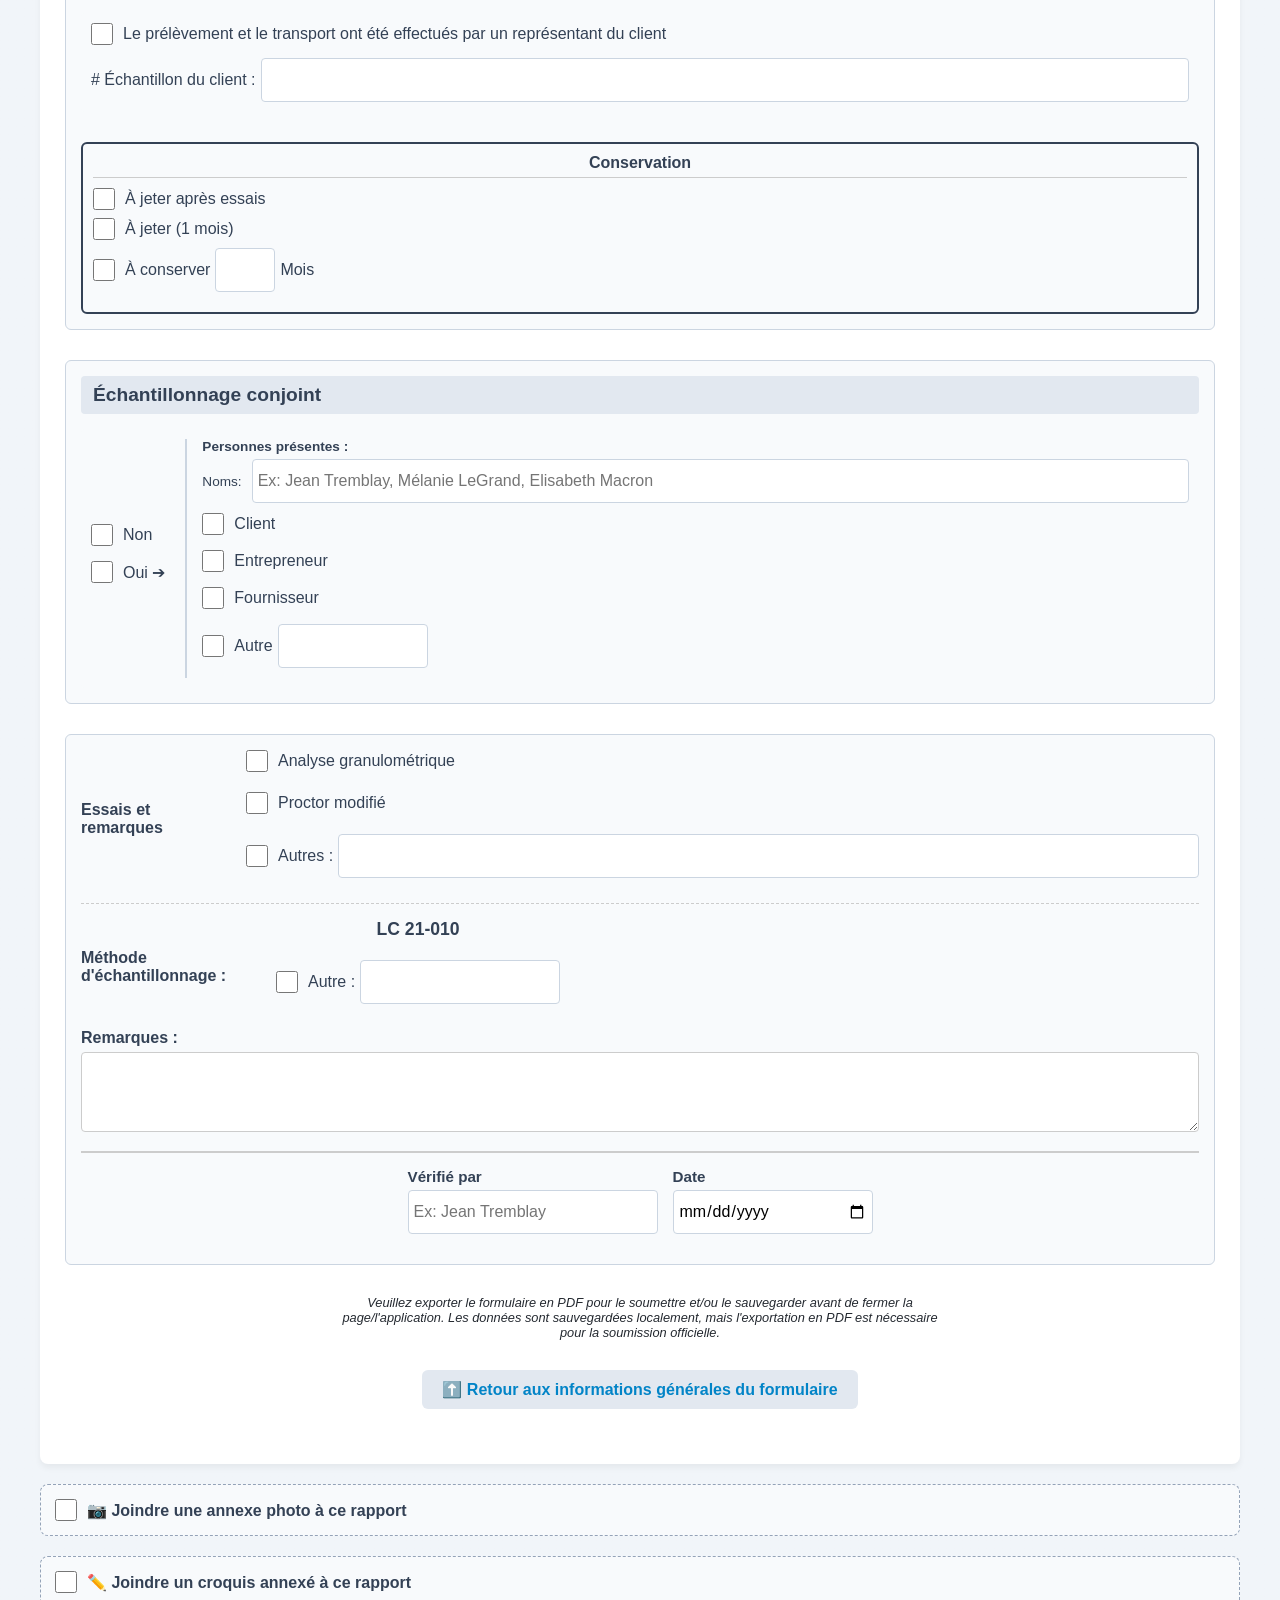
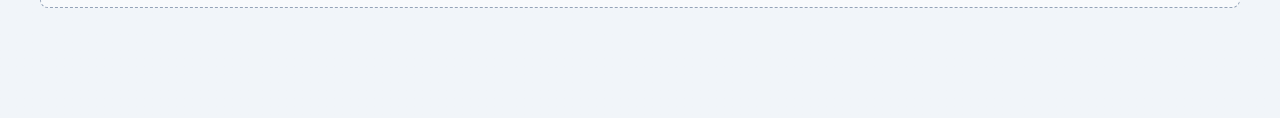
<file: tree/ENG/ICI/MAT/Ech_sol_gran/index_echsolgra.html>
<!DOCTYPE html>
<html lang="fr">
<head>
    <meta charset="UTF-8">
    <meta name="viewport" content="width=device-width, initial-scale=1.0, maximum-scale=1.0, user-scalable=no">
    <title>Échantillonnage Sols et Granulats</title>
    
    <link rel="stylesheet" href="../../../../../shared/css/styles.css">

    <link rel="apple-touch-icon" href="logo_echsolgra.png">
    <meta name="apple-mobile-web-app-capable" content="yes">
    <meta name="apple-mobile-web-app-status-bar-style" content="black-translucent">
    <meta name="apple-mobile-web-app-title" content="Échantillonnage">

    <script src="../../../../../shared/libs/pdf-lib.min.js"></script>
    <script src="../../../../../shared/libs/fontkit.umd.min.js"></script>
</head>
<body data-org="eng" data-secteur="ici" data-service="mat" data-brand-name="Englobe">

<div id="app-container">

    <!-- === EN-TÊTE OFFICIEL === -->
    <header style="display: flex; align-items: center; gap: 15px; background: var(--brand-primary, #97c6b9); color: white; padding: 15px 20px; border-radius: 8px; margin-bottom: 20px; margin-top: 10px; box-shadow: 0 4px 6px rgba(0,0,0,0.1);">
        
        <img class="brand-logo" src="../../../../../shared/img/logo_entete.png" alt="Englobe" alt="Logo" style="height: 75px; padding: 5px; border-radius: 4px;"> 
  
        <div style="display: flex; flex-direction: column; gap: 5px;">
            <h1 style="margin: 0; font-size: 1.5rem; letter-spacing: 0.5px;">Échantillonnage - Sols et granulats</h1>
            <div>
            </div>
        </div>

        <a class="home-button" href="../../../../../index.html" style="margin-left: auto; background: #1e293b; color: white; text-decoration: none; padding: 10px 15px; border-radius: 6px; font-weight: bold; font-size: 0.9rem; display: flex; align-items: center; box-shadow: 0 2px 4px rgba(0, 0, 0, 0.2);">
            🏠 Accueil
        </a>
    </header>

    <!-- === GESTION DES RAPPORTS === -->
    <section id="save-manager" style="background: #1e293b; color: white; padding: 15px; margin-bottom: 20px; border-radius: 8px; display: flex; gap: 15px; align-items: flex-end; flex-wrap: wrap;">
        <div style="flex: 1; min-width: 250px; max-width: 500px;">
            <label style="display: block; font-size: 0.85rem; margin-bottom: 5px; color: #cbd5e1;">Rapports Sauvegardés (Appareil Local)<span id="imported-indicator" title="Rapport reçu d'un autre appareil" style="display:none; background:#0d9488; color:#fff; border-radius:4px; padding:1px 5px; font-size:0.75rem; margin-left:6px;">📲</span></label>
            <select id="saved-reports-dropdown" style="width: 100%; padding: 10px; border-radius: 4px; border: none; font-weight: bold; color: #334155;">
                <option value="">-- Sélectionnez un rapport --</option>
            </select>
        </div>

        <div class="report-actions">
            <button type="button" class="report-btn" onclick="newReportPrompt()" style="--btn-bg: #0284c7;">➕ Nouveau</button>
            <button type="button" class="report-btn" onclick="loadReport()" style="--btn-bg: #2563eb;">📂 Charger</button>
            <button type="button" class="report-btn" onclick="triggerJsonImport()" style="--btn-bg: #0d9488;">📥 Importer</button>
            <button type="button" class="report-btn" onclick="saveReport()" style="--btn-bg: #10b981;">💾 Sauvegarder</button>
            <button type="button" class="report-btn" onclick="saveReport(true)" style="--btn-bg: #4f46e5;">📑 Dupliquer</button>
            <button type="button" class="report-btn" onclick="deleteReport()" style="--btn-bg: #ef4444;">🗑️ Supprimer</button>
            <input type="file" id="json-import-input" accept=".json,application/json,text/plain" style="display:none" onchange="importReportJson(event)">
        </div>

        <!-- EXPORTATION & TRANSMISSION -->
        <div class="export-bar">
            <button type="button" id="btn-export-pdf" class="report-btn report-btn-main" onclick="exportToPDF('eng')" style="--btn-bg: #7c3aed;">📄 PDF</button>
            <button type="button" class="report-btn" onclick="shareReportJson()" style="--btn-bg: #0f766e;">📤 PARTAGER</button>
            <button type="button" id="btn-export-lims" class="report-btn report-btn-lims is-frozen" style="--btn-bg: #334155;" title="Connexion LIMS bientôt disponible" disabled>🔒 LIMS</button>
        </div>
    </section>

    <!-- === INFORMATIONS GÉNÉRALES === -->
    <section id="global-header" style="background: #e5e7eb; padding: 15px; margin-bottom: 20px; border-radius: 8px;">
        <h2>Informations Générales du Projet</h2>

        <div class="input-group">
            <label>Client</label>
            <input type="text" id="global-client" placeholder="Ex: Municipalité, Entrepreneur, etc.">
        </div>

        <div class="input-group">
            <label>Projet</label>
            <input type="text" id="global-projet" placeholder="Ex: Réfection 4e rang">
        </div>

        <div class="input-group">
            <label>N° projet</label>
            <input type="text" id="global-no-projet" placeholder="0260XXXX.00X">
        </div>

        <div class="input-group">
            <label>Échantillon n°</label>
            <input type="text" id="ech-no" placeholder="Ex: JT-01">
        </div>

        <div class="input-group">
            <label>Spécification</label>
            <input type="text" id="spec">
        </div>

        <div class="input-group">
            <label>Date</label>
            <input type="date" id="global-date">
        </div>
        <div id="last-saved-status" style="width: 100%; color: #475569; font-size: 0.85rem;">Dernière sauvegarde : aucune</div>
    </section>

    <section class="tab-section" style="display: block;">
        <h2>Échantillonnage</h2>

        <!-- === FOURNISSEUR === -->
        <div class="form-section">
            <h3>Fournisseur</h3>
            <div style="display: flex; flex-direction: column; gap: 15px;">
                <div class="input-group">
                    <label>Nom légal</label>
                    <div style="display: flex; gap: 10px; align-items: center;">
                        <input type="text" id="fourn-nom-text" style="flex: 1; padding: 5px;" Placeholder="Ex: Excavations XYZ Ltée">
                        <label style="margin:0; white-space: nowrap;"><input type="checkbox" id="fourn-inc"> inconnu</label>
                    </div>
                </div>
                <div class="input-group">
                    <label>Localisation</label>
                    <div style="display: flex; gap: 10px; align-items: center;">
                        <input type="text" id="fourn-loc-text" style="flex: 1; padding: 5px;" placeholder="Rserve Rimouski">
                        <label style="margin:0; white-space: nowrap;"><input type="checkbox" id="fourn-en-place"> en place</label>
                    </div>
                </div>
            </div>
        </div>

        <!-- === ENDROIT DU PRÉLÈVEMENT === -->
        <div class="form-section">
            <h3>Endroit du prélèvement</h3>
            
            <div style="display: flex; flex-direction: column; gap: 20px;">
                <!-- En chantier -->
                <div style="background: #f8fafc; padding: 15px; border-radius: 6px; border: 1px solid #cbd5e1;">
                    <div class="checkbox-group" style="margin-bottom: 15px;">
                        <label><input type="checkbox" id="ep-chan-pile"> <strong>En chantier</strong>, pile de réserve (inscrire localisation)</label>
                        <label><input type="checkbox" id="ep-chan-avant"> <strong>En chantier</strong>, avant compactage</label>
                        <label><input type="checkbox" id="ep-chan-apres"> <strong>En chantier</strong>, après compactage</label>
                    </div>
                    
                    <div class="input-group"><label>Rue / Route</label><input type="text" id="ep-chan-rue" placeholder="Ex: Rue Principale"></div>
                    <div class="input-group"><label>Ch. / n° civique</label><input type="text" id="ep-chan-civ" placeholder="Ex: 123"></div>
                    
                    <div style="display: flex; gap: 10px; align-items: center; margin-bottom: 10px;">
                        <label style="margin:0;">Distance</label>
                        <input type="number" id="ep-chan-dist" style="width: 150px;" step="0.1" placeholder="Ex: 5,0" oninput="if(this.value.length > 4) this.value = this.value.slice(0,4);">
                        <span style="font-size: 0.9rem;">m du bord</span>
                        <input type="text" id="ep-chan-bord" style="flex: 1;" placeholder="Ex: Gauche">
                    </div>
                    
                    <div class="input-group"><label>Élévation</label><input type="number" id="ep-chan-elev" step="0.01" placeholder="Ex: 350,500 m"></div>
                    
                    <div style="display: flex; gap: 15px;">
                        <div class="input-group" style="flex: 1;"><label>Lot n°</label><input type="text" id="ep-chan-lot-no" placeholder="Ex: L-001"></div>
                        <div class="input-group" style="flex: 1;"><label>Code de produit</label><input type="text" id="ep-chan-code" placeholder="Ex: P-001"></div>
                    </div>
                </div>

                <!-- À la source -->
                <div style="background: #f8fafc; padding: 15px; border-radius: 6px; border: 1px solid #cbd5e1;">
                    <div class="checkbox-group" style="margin-bottom: 15px;">
                        <label><input type="checkbox" id="ep-source"> <strong>À la source</strong> (carrière/gravière/sablière), pile de réserve</label>
                    </div>

                    <div class="input-group"><label>Code du produit</label><input type="text" id="ep-source-code" placeholder="Ex: P-001"></div>
                    <div class="input-group"><label>Nom / n° pile de réserve</label><input type="text" id="ep-source-pile-no" placeholder="Ex: Pile 1"></div>
                    <div class="input-group"><label>Palier d'exploitation</label><input type="text" id="ep-source-palier" placeholder="Ex: Palier 1"></div>
                    <div class="input-group"><label>Face d'exploitation</label><input type="text" id="ep-source-face" placeholder="Ex: Face A"></div>

                    <div style="display: flex; gap: 10px; align-items: center; margin-bottom: 15px;">
                        <label style="margin:0;">Production cumulée</label>
                        <input type="number" id="ep-prod-cum" style="flex: 1;" placeholder="Ex: 100">
                        <span style="font-size: 0.9rem;">tonnes</span>
                    </div>

                    <div class="input-group" style="border-top: 1px dashed #ccc; padding-top: 10px;">
                        <div style="display: flex; gap: 10px; align-items: center;">
                            <label style="margin:0; white-space: nowrap;"><input type="checkbox" id="ep-autre"> <strong>Autre :</strong></label>
                            <input type="text" id="ep-autre-text" style="flex: 1;">
                        </div>
                    </div>
                </div>
            </div>
        </div>

        <!-- === MATÉRIAUX / USAGE / CALIBRE === -->
        <div class="form-section">
            <div style="display: grid; grid-template-columns: repeat(auto-fit, minmax(280px, 1fr)); gap: 20px;">
                
                <!-- Colonne 1 : Matériaux -->
                <div style="border: 1px solid #cbd5e1; border-radius: 6px; overflow: hidden;">
                    <h4 style="background: #e2e8f0; margin: 0; padding: 8px; text-align: center; border-bottom: 1px solid #cbd5e1;">Matériaux</h4>
                    <div style="padding: 10px; display: grid; grid-template-columns: 1fr 1fr; gap: 10px; font-size: 0.9rem;">
                        <div class="checkbox-group">
                            <label><input type="checkbox" id="mat-pier-conc"> Pierre concassée</label>
                            <label><input type="checkbox" id="mat-crib-pier"> Criblure de pierre</label>
                            <label><input type="checkbox" id="mat-grav-conc"> Gravier concassé</label>
                            <label><input type="checkbox" id="mat-grav-nat"> Gravier naturel</label>
                            <label><input type="checkbox" id="mat-db"> DB</label>
                        </div>
                        <div class="checkbox-group">
                            <label><input type="checkbox" id="mat-sab-nat"> Sable naturel</label>
                            <label><input type="checkbox" id="mat-sab-man"> Sable manufacturé</label>
                            <label><input type="checkbox" id="mat-sab-lav"> Sable lavé</label>
                            <label><input type="checkbox" id="mat-exc"> Matériau d'excavation</label>
                        </div>
                    </div>
                    <div class="checkbox-group" style="padding: 0 10px 10px 10px; font-size: 0.9rem;">
                        <div style="display: flex; align-items: center; gap: 5px;">
                            <label style="margin:0;"><input type="checkbox" id="mat-recyc"> Matériau recyclé MR-</label>
                            <input type="text" id="mat-recyc-mr" style="width: 60px; padding: 2px;">
                        </div>
                        <label><input type="checkbox" id="mat-deco"> Matériau décohésionné</label>
                        <label><input type="checkbox" id="mat-recyc-frd"> Matériau recyclé à froid</label>
                        <label><input type="checkbox" id="mat-stab"> Matériau stabilisé</label>
                        <div style="display: flex; align-items: center; gap: 5px; margin-top: 5px;">
                            <label style="margin:0; white-space: nowrap;"><input type="checkbox" id="mat-autre"> Autre</label>
                            <input type="text" id="mat-autre-text" style="flex: 1; padding: 2px;">
                        </div>
                    </div>
                </div>

                <!-- Colonne 2 : Usage -->
                <div style="border: 1px solid #cbd5e1; border-radius: 6px; overflow: hidden;">
                    <h4 style="background: #e2e8f0; margin: 0; padding: 8px; text-align: center; border-bottom: 1px solid #cbd5e1;">Usage</h4>
                    <div style="padding: 10px; display: grid; grid-template-columns: 1fr 1fr; gap: 10px; font-size: 0.9rem;">
                        <div class="checkbox-group">
                            <label><input type="checkbox" id="usa-fond-sup"> Fond. supérieure</label>
                            <label><input type="checkbox" id="usa-fond-inf"> Fond. inférieure</label>
                            <label><input type="checkbox" id="usa-sous-fond"> Sous-fondation</label>
                            <label><input type="checkbox" id="usa-infra"> Infrastructure</label>
                        </div>
                        <div class="checkbox-group">
                            <label><input type="checkbox" id="usa-coussin"> Coussin</label>
                            <label><input type="checkbox" id="usa-enrobage"> Enrobage</label>
                            <label><input type="checkbox" id="usa-bet-ciment"> Béton de ciment</label>
                            <label><input type="checkbox" id="usa-enrob-bit"> Enrobés bitum.</label>
                            <label><input type="checkbox" id="usa-recyc-frd"> Recyclage à froid</label>
                        </div>
                    </div>
                    <div class="checkbox-group" style="padding: 0 10px 10px 10px; font-size: 0.9rem;">
                        <div style="display: flex; align-items: center; gap: 5px; margin-top: 5px;">
                            <label style="margin:0; white-space: nowrap;"><input type="checkbox" id="usa-autre"> Autre</label>
                            <input type="text" id="usa-autre-text" style="flex: 1; padding: 2px;">
                        </div>
                    </div>
                </div>

                <!-- Colonne 3 : Calibre / Code de produit -->
                <div style="border: 1px solid #cbd5e1; border-radius: 6px; overflow: hidden;">
                    <h4 style="background: #e2e8f0; margin: 0; padding: 8px; text-align: center; border-bottom: 1px solid #cbd5e1;">Calibre / Code de produit</h4>
                    <div class="checkbox-group" style="padding: 10px; font-size: 0.9rem;">
                        <div style="display: grid; grid-template-columns: auto 1fr; gap: 5px; align-items: center; margin-bottom: 2px;">
                            <label style="margin:0;"><input type="checkbox" id="calib-mg-20"> MG 20</label><input type="text" id="calib-mg-20-text" style="padding: 2px;">
                            <label style="margin:0;"><input type="checkbox" id="calib-mg-20b"> MG 20b</label><input type="text" id="calib-mg-20b-text" style="padding: 2px;">
                            <label style="margin:0;"><input type="checkbox" id="calib-mg-56"> MG 56</label><input type="text" id="calib-mg-56-text" style="padding: 2px;">
                            <label style="margin:0;"><input type="checkbox" id="calib-mg-112"> MG 112</label><input type="text" id="calib-mg-112-text" style="padding: 2px;">
                            
                            <div style="grid-column: span 2; height: 5px;"></div>
                            
                            <label style="margin:0;"><input type="checkbox" id="calib-cg-20"> CG 20</label><input type="text" id="calib-cg-20-text" style="padding: 2px;">
                            <label style="margin:0;"><input type="checkbox" id="calib-cg-14"> CG 14</label><input type="text" id="calib-cg-14-text" style="padding: 2px;">
                            <label style="margin:0;"><input type="checkbox" id="calib-cg-14b"> CG 14b</label><input type="text" id="calib-cg-14b-text" style="padding: 2px;">
                            
                            <label style="margin:0; grid-column: span 2;"><input type="checkbox" id="calib-classb"> Classe « B »</label>
                            
                            <label style="margin:0;"><input type="checkbox" id="calib-autre"> Autre</label><input type="text" id="calib-autre-text" style="padding: 2px;">
                        </div>
                    </div>
                </div>

            </div>
        </div>

        <!-- === PRÉLÈVEMENT ET CONSERVATION === -->
        <div class="form-section">
            <div style="display: flex; flex-direction: column; gap: 20px;">
                <!-- Prélèvement -->
                <div>
                    <h3>Prélèvement</h3>
                    <div style="display: flex; flex-wrap: wrap; gap: 15px; align-items: center; margin-bottom: 10px;">
                        <label style="margin:0; white-space: nowrap;"><input type="checkbox" id="prelev-par"> Prélevé par :</label>
                        <input type="text" id="prelev-par-text" style="flex: 1; min-width: 200px; padding: 5px;" placeholder="Ex: Jean Tremblay">
                        <label style="margin:0; white-space: nowrap;">Nb de sacs:</label>
                        <input type="text" id="prelev-nb-sac" style="width: 100px; padding: 5px;" placeholder="Ex: 5" oninput="if(this.value.length > 3) this.value = this.value.slice(0,3);">
                    </div>
                    
                    <div style="display: flex; flex-wrap: wrap; gap: 20px; margin-bottom: 10px;">
                        <div style="display: flex; align-items: center; gap: 5px; flex: 1; min-width: 200px;">
                            <label style="margin:0;">Date :</label>
                            <input type="date" id="prelev-date" style="padding: 5px; width: 100%;">
                        </div>
                        <div style="display: flex; align-items: center; gap: 5px; flex: 1; min-width: 200px;">
                            <label style="margin:0;">Heure :</label>
                            <input type="time" id="prelev-heure" style="padding: 5px; width: 100%;">
                        </div>
                    </div>

                    <div class="checkbox-group" style="margin-top: 15px; background: #f8fafc; padding: 10px; border-radius: 4px;">
                        <label><input type="checkbox" id="prelev-client"> Le prélèvement et le transport ont été effectués par un représentant du client</label>
                        <div style="display: flex; align-items: center; gap: 5px; margin-top: 5px;">
                            <label style="margin:0;"># Échantillon du client :</label>
                            <input type="text" id="prelev-ech-no" style="flex: 1; padding: 5px;">
                        </div>
                    </div>
                </div>

                <!-- Conservation -->
                <div style="border: 2px solid #334155; border-radius: 6px; padding: 10px; background: #f8fafc;">
                    <h4 style="margin: 0 0 10px 0; text-align: center; border-bottom: 1px solid #ccc; padding-bottom: 5px;">Conservation</h4>
                    <div class="checkbox-group">
                        <label><input type="checkbox" id="cons-apres"> À jeter après essais</label>
                        <label><input type="checkbox" id="cons-mois"> À jeter (1 mois)</label>
                        <div style="display: flex; align-items: center; gap: 5px;">
                            <label style="margin:0;"><input type="checkbox" id="cons-a"> À conserver</label>
                            <input type="text" id="cons-mois-text" style="width: 60px; padding: 5px;">
                            <span>Mois</span>
                        </div>
                    </div>
                </div>
            </div>
        </div>

        <!-- === ÉCHANTILLONNAGE CONJOINT === -->
        <div class="form-section">
            <h3>Échantillonnage conjoint</h3>
            <div style="display: flex; align-items: center; gap: 20px; flex-wrap: wrap; background: #f8fafc; padding: 10px; border-radius: 4px;">
                <div class="checkbox-group" style="display: flex; gap: 15px;">
                    <label><input type="checkbox" id="ech-conj-non"> Non</label>
                    <label><input type="checkbox" id="ech-conj-oui"> Oui ➔</label>
                </div>
                
                <div style="flex: 1; border-left: 2px solid #cbd5e1; padding-left: 15px;">
                    <div style="margin-bottom: 5px; font-weight: bold; font-size: 0.85rem;">Personnes présentes :</div>
                    <div style="display: flex; gap: 10px; align-items: center; margin-top: 5px;">
                        <label style="margin:0; font-size: 0.85rem;">Noms:</label>
                        <input type="text" id="pers-text" style="flex: 1; padding: 5px;" placeholder="Ex: Jean Tremblay, Mélanie LeGrand, Elisabeth Macron">
                    </div>
                    <div class="checkbox-group" style="display: flex; gap: 15px; flex-wrap: wrap; margin-top: 10px;">
                        <label><input type="checkbox" id="ech-conj-client"> Client</label>
                        <label><input type="checkbox" id="ech-conj-entre"> Entrepreneur</label>
                        <label><input type="checkbox" id="ech-conj-fourn"> Fournisseur</label>
                        <div style="display: flex; align-items: center; gap: 5px;">
                            <label style="margin:0;"><input type="checkbox" id="ech-conj-autre"> Autre</label>
                            <input type="text" id="ech-conj-autre-text" style="width: 150px; padding: 5px;">
                        </div>
                    </div>
                    
                </div>
            </div>
        </div>

        <!-- === ESSAIS, MÉTHODE ET SIGNATURES === -->
        <div class="form-section">
            <div style="display: flex; align-items: center; gap: 15px; margin-bottom: 15px; padding-bottom: 15px; border-bottom: 1px dashed #ccc;">
                <strong style="width: 150px;">Essais et remarques</strong>
                <div class="checkbox-group" style="display: flex; gap: 20px; flex-wrap: wrap; flex: 1;">
                    <label><input type="checkbox" id="essai-anal-gran"> Analyse granulométrique</label>
                    <label><input type="checkbox" id="essai-proc-mod"> Proctor modifié</label>
                    <div style="display: flex; align-items: center; gap: 5px;">
                        <label style="margin:0;"><input type="checkbox" id="essai-autre"> Autres :</label>
                        <input type="text" id="essai-autre-text" style="flex: 1; padding: 5px;">
                    </div>
                </div>
            </div>

            <div style="display: flex; align-items: center; gap: 15px; margin-bottom: 15px;">
                <strong style="width: 180px;">Méthode d'échantillonnage :</strong>
                <div class="checkbox-group" style="display: flex; gap: 20px; align-items: center;">
                    <strong style="font-size: 1.1rem;">LC 21-010</strong>
                    <div style="display: flex; align-items: center; gap: 5px;">
                        <label style="margin:0;"><input type="checkbox" id="metho-autre"> Autre :</label>
                        <input type="text" id="metho-autre-text" style="width: 200px; padding: 5px;">
                    </div>
                </div>
            </div>

            <div style="margin-bottom: 15px;">
                <strong style="display: block; margin-bottom: 5px;">Remarques :</strong>
                <textarea id="remarques" rows="3" style="width: 100%; border: 1px solid #ccc; border-radius: 4px; padding: 5px;"></textarea>
            </div>

            <div style="display: flex; justify-content: center; gap: 15px; border-top: 2px solid #ccc; padding-top: 15px;">
                <div class="input-group" style="width: 250px;">
                    <label>Vérifié par</label>
                    <input type="text" id="sig-prep-nom" style="padding: 5px;" placeholder="Ex: Jean Tremblay">
                </div>
                <div class="input-group" style="flex: 1; min-width: 150px; max-width: 200px;">
                    <label>Date</label>
                    <input type="date" id="sig-prep-date" style="padding: 5px; width: 100%;">
                </div>
            </div>
        </div>

        <small id="form-instructions2" style="color: #242930; font-size: 0.8rem; display: block; margin-top: 3px; margin-bottom: 5px; text-align: center; margin-left: auto; margin-right: auto; max-width: 600px; font-style: italic;">
            Veuillez exporter le formulaire en PDF pour le soumettre et/ou le sauvegarder avant de fermer la page/l'application. Les données sont sauvegardées localement, mais l'exportation en PDF est nécessaire pour la soumission officielle.
        </small>

        <div style="text-align: center; margin: 30px 0;">
            <a href="javascript:void(0);" onclick="document.getElementById('global-header').scrollIntoView({ behavior: 'smooth', block: 'start' });" style="color: var(--primary); font-weight: bold; text-decoration: none; font-size: 1rem; padding: 10px 20px; background: #e2e8f0; border-radius: 6px; display: inline-block;">
                ⬆️ Retour aux informations générales du formulaire
            </a>
        </div>

    </section>

</div>

<script src="../../../../../shared/fonts/tahoma.js"></script>
<script src="tpl_echsolgra.js"></script>
<script src="app_echsolgra.js"></script>
<script>window.REPORT_CONFIG = { slug: 'echsolgra', keyPrefix: 'echsolgra_ID_', namePrefix: 'echsolgra_', orgs: ['eng'], croquis: true, photos: true };</script>
<script src="../../../../../shared/js/gestion_rapports.js"></script>
<script src="../../../../../shared/js/photo_addon.js"></script>
<script src="../../../../../shared/js/croquis_addon.js"></script>

<button type="button" onclick="saveReport()" style="position: fixed; bottom: 15px; right: 15px; z-index: 9999; background: #10b981; color: white; border: none; width: 60px; height: 60px; border-radius: 50%; box-shadow: 0 4px 10px rgba(0,0,0,0.3); font-size: 1.5rem; cursor: pointer; display: flex; justify-content: center; align-items: center;">💾</button>

</body>
</html>
</file>
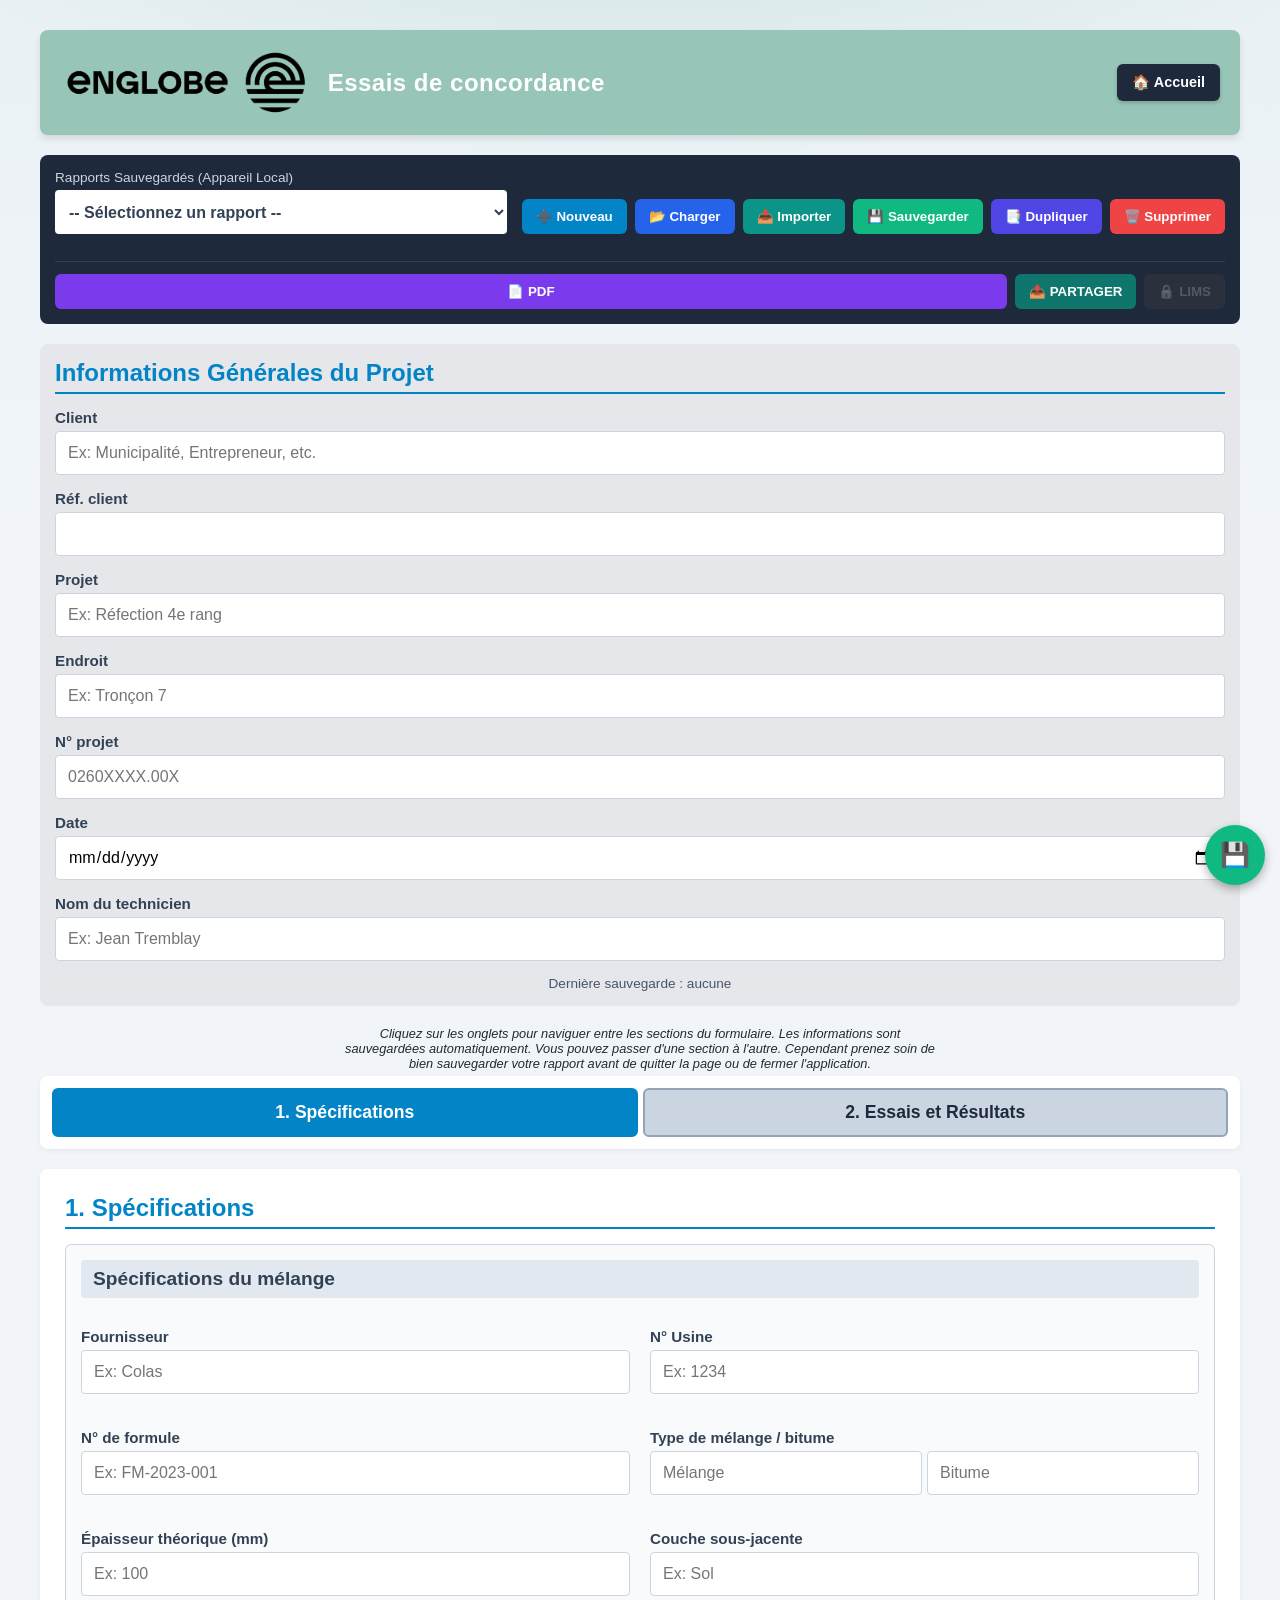
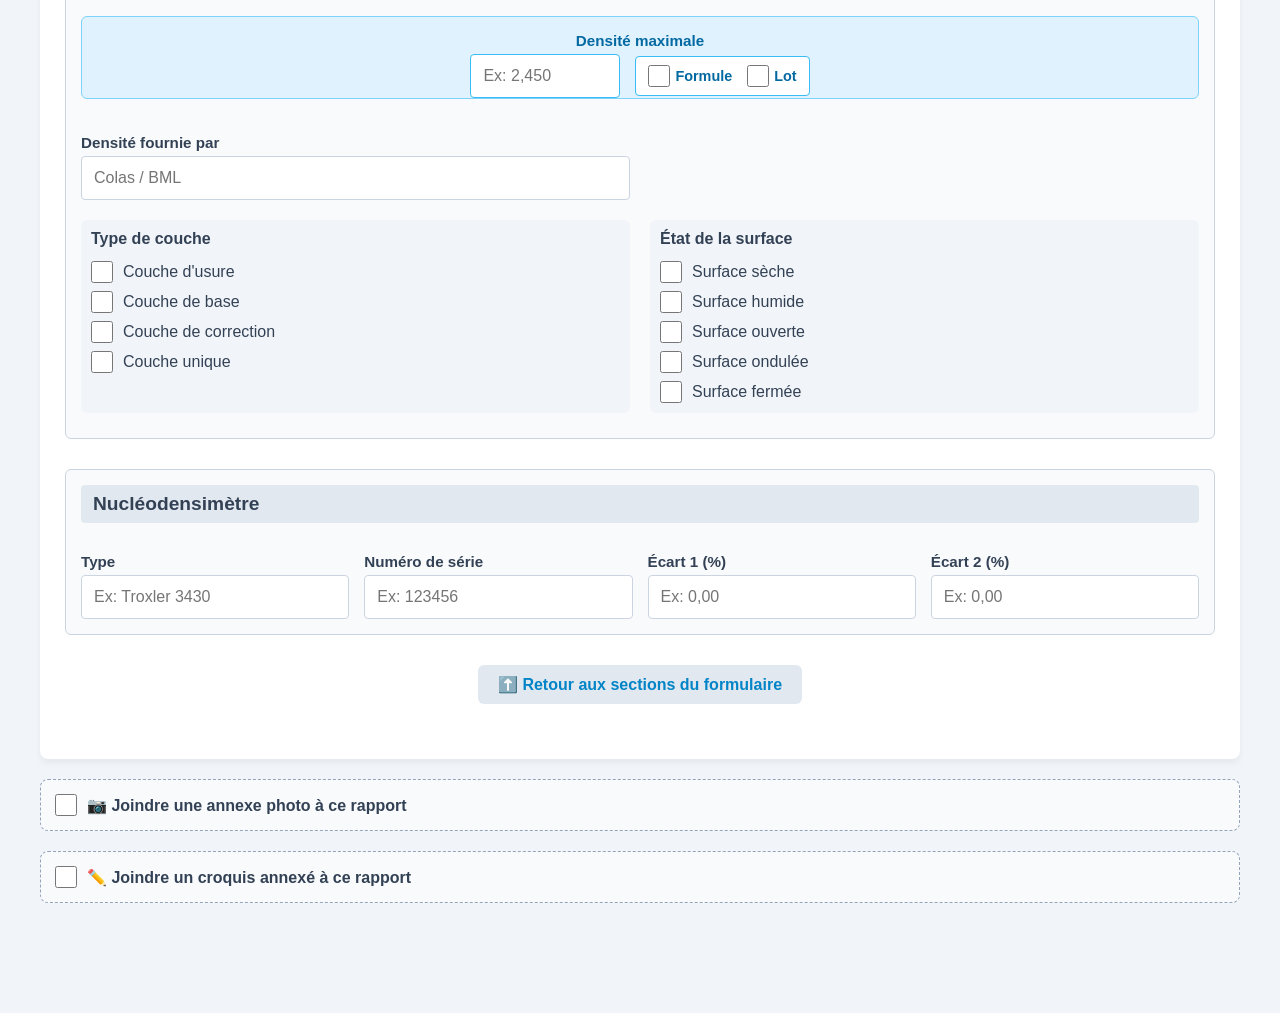
<file: tree/ENG/ICI/MAT/Pavage/index_pavage.html>
<!DOCTYPE html>
<html lang="fr">
<head>
    <meta charset="UTF-8">
    <meta name="viewport" content="width=device-width, initial-scale=1.0, maximum-scale=1.0, user-scalable=no">
    <title>Enrobé bitumineux - Concordance</title>
    
    <link rel="stylesheet" href="../../../../../shared/css/styles.css">
    <link rel="apple-touch-icon" href="logo_enrob.png">
    <meta name="apple-mobile-web-app-capable" content="yes">
    <meta name="apple-mobile-web-app-status-bar-style" content="black-translucent">
    <meta name="apple-mobile-web-app-title" content="Pavage">

    <script src="../../../../../shared/libs/pdf-lib.min.js"></script>
    <script src="../../../../../shared/libs/fontkit.umd.min.js"></script>
</head>
<body data-org="eng" data-secteur="ici" data-service="mat" data-brand-name="Englobe">

<div id="app-container">

    <!-- EN-TÊTE -->
    <header style="display: flex; align-items: center; gap: 15px; background: var(--brand-primary, #97c6b9); color: white; padding: 15px 20px; border-radius: 8px; margin-bottom: 20px; margin-top: 10px; box-shadow: 0 4px 6px rgba(0,0,0,0.1);">
        <img class="brand-logo" src="../../../../../shared/img/logo_entete.png" alt="Englobe" alt="Logo" style="height: 75px; padding: 5px; border-radius: 4px;"> 
        <div style="display: flex; flex-direction: column; gap: 5px;">
            <h1 style="margin: 0; font-size: 1.5rem; letter-spacing: 0.5px;">Essais de concordance</h1>
        </div>
        <a class="home-button" href="../../../../../index.html" style="margin-left: auto; background: #1e293b; color: white; text-decoration: none; padding: 10px 15px; border-radius: 6px; font-weight: bold; font-size: 0.9rem; display: flex; align-items: center; box-shadow: 0 2px 4px rgba(0,0,0,0.2);">
            🏠 Accueil
        </a>
    </header>

    <!-- GESTION DES RAPPORTS -->
    <section id="save-manager" style="background: #1e293b; color: white; padding: 15px; margin-bottom: 20px; border-radius: 8px; display: flex; gap: 15px; align-items: flex-end; flex-wrap: wrap;">
        <div style="flex: 1; min-width: 250px; max-width: 500px;">
            <label style="display: block; font-size: 0.85rem; margin-bottom: 5px; color: #cbd5e1;">Rapports Sauvegardés (Appareil Local)<span id="imported-indicator" title="Rapport reçu d'un autre appareil" style="display:none; background:#0d9488; color:#fff; border-radius:4px; padding:1px 5px; font-size:0.75rem; margin-left:6px;">📲</span></label>
            <select id="saved-reports-dropdown" style="width: 100%; padding: 10px; border-radius: 4px; border: none; font-weight: bold; color: #334155;">
                <option value="">-- Sélectionnez un rapport --</option>
            </select>
        </div>

        <div class="report-actions">
            <button type="button" class="report-btn" onclick="newReportPrompt()" style="--btn-bg: #0284c7;">➕ Nouveau</button>
            <button type="button" class="report-btn" onclick="loadReport()" style="--btn-bg: #2563eb;">📂 Charger</button>
            <button type="button" class="report-btn" onclick="triggerJsonImport()" style="--btn-bg: #0d9488;">📥 Importer</button>
            <button type="button" class="report-btn" onclick="saveReport()" style="--btn-bg: #10b981;">💾 Sauvegarder</button>
            <button type="button" class="report-btn" onclick="saveReport(true)" style="--btn-bg: #4f46e5;">📑 Dupliquer</button>
            <button type="button" class="report-btn" onclick="deleteReport()" style="--btn-bg: #ef4444;">🗑️ Supprimer</button>
            <input type="file" id="json-import-input" accept=".json,application/json,text/plain" style="display:none" onchange="importReportJson(event)">
        </div>

        <!-- EXPORTATION & TRANSMISSION -->
        <div class="export-bar">
            <button type="button" id="btn-export-pdf" class="report-btn report-btn-main" onclick="exportToPDF('eng')" style="--btn-bg: #7c3aed;">📄 PDF</button>
            <button type="button" class="report-btn" onclick="shareReportJson()" style="--btn-bg: #0f766e;">📤 PARTAGER</button>
            <button type="button" id="btn-export-lims" class="report-btn report-btn-lims is-frozen" style="--btn-bg: #334155;" title="Connexion LIMS bientôt disponible" disabled>🔒 LIMS</button>
        </div>
    </section>

    <!-- INFORMATIONS GÉNÉRALES (HORS ONGLETS, VISIBLES PARTOUT) -->
    <section id="global-header" style="background: #e5e7eb; padding: 15px; margin-bottom: 20px; border-radius: 8px;">
        <h2>Informations Générales du Projet</h2>

        <div class="input-group">
            <label>Client</label>
            <input type="text" id="global-client" placeholder="Ex: Municipalité, Entrepreneur, etc.">
        </div>

        <div class="input-group">
            <label>Réf. client</label>
            <input type="text" id="global-ref-client">
        </div>

        <div class="input-group">
            <label>Projet</label>
            <input type="text" id="global-projet" placeholder="Ex: Réfection 4e rang">
        </div>

        <div class="input-group">
            <label>Endroit</label>
            <input type="text" id="global-endroit" placeholder="Ex: Tronçon 7">
        </div>

        <div class="input-group">
            <label>N° projet</label>
            <input type="text" id="global-no-projet" placeholder="0260XXXX.00X">
        </div>

        <div class="input-group">
            <label>Date</label>
            <input type="date" id="global-date" style="-webkit-appearance: none; min-width: 0; box-sizing: border-box;">
        </div>

        <div class="input-group">
            <label>Nom du technicien</label>
            <input type="text" id="sig-prep-nom" placeholder="Ex: Jean Tremblay">
        </div>

        <div id="last-saved-status" style="width: 100%; color: #475569; font-size: 0.85rem; text-align: center;">Dernière sauvegarde : aucune</div>

    </section>

    <!-- BARRE DE NAVIGATION (TABS) -->
    <small id="form-instructions" class="form-instructions" style="color: #242930; font-size: 0.8rem; display: block; margin-top: 3px; margin-bottom: 5px; text-align: center; margin-left: auto; margin-right: auto; max-width: 600px; font-style: italic;">
        Cliquez sur les onglets pour naviguer entre les sections du formulaire. Les informations sont sauvegardées automatiquement. Vous pouvez passer d'une section à l'autre. Cependant prenez soin de bien sauvegarder votre rapport avant de quitter la page ou de fermer l'application.
    </small>

    <nav id="form-navigation" style="margin-bottom: 20px; display: flex; flex-wrap: wrap; gap: 5px;">
        <button type="button" class="tab-btn active" onclick="showTab('tab-specs', event)">1. Spécifications</button>
        <button type="button" class="tab-btn" onclick="showTab('tab-essais', event)">2. Essais et Résultats</button>
    </nav>
    

    <!-- ============================================== -->
    <!-- ONGLET 1 : SPÉCIFICATIONS                      -->
    <!-- ============================================== -->
    <section id="tab-specs" class="tab-section" style="display: block;">
        <h2>1. Spécifications</h2>

        <!-- Spécifications -->
        <div class="form-section">
            <h3>Spécifications du mélange</h3>
            <div class="grid-2">
                <div class="input-group"><label>Fournisseur</label><input type="text" id="spec-fournisseur" placeholder="Ex: Colas"></div>
                <div class="input-group"><label>N° Usine</label><input type="text" id="spec-no-usine" placeholder="Ex: 1234"></div>
                <div class="input-group"><label>N° de formule</label><input type="text" id="spec-formule" placeholder="Ex: FM-2023-001"></div>
                
                <div class="input-group"><label>Type de mélange / bitume</label>
                    <div style="display: flex; gap: 5px;">
                        <input type="text" id="spec-type-mel" placeholder="Mélange" style="flex:1;">
                        <input type="text" id="spec-type-bit" placeholder="Bitume" style="flex:1;">
                    </div>
                </div>
                
                <div class="input-group"><label>Épaisseur théorique (mm)</label><input type="number" id="spec-epaisseur" placeholder="Ex: 100" oninput="if(this.value.length > 4) this.value = this.value.slice(0,4);"></div>
                <div class="input-group"><label>Couche sous-jacente</label><input type="text" id="spec-sous-jac" placeholder="Ex: Sol"></div>
                
                <div class="input-group" style="background: #e0f2fe; border-radius: 6px; border: 1px solid #7dd3fc; grid-column: 1 / -1; align-items: center;">
                    <label style="color: #0369a1; ">Densité maximale</label>
                    <div style="display: flex; gap: 15px; align-items: center; flex-wrap: wrap;">
                        <input type="number" step="0.001" id="spec-dens-max" placeholder="Ex: 2,450" oninput="calculateEssais()" style="border-color: #38bdf8; max-width: 150px;" oninput="if(this.value.length > 5) this.value = this.value.slice(0,5);">
                        
                        <div style="display: flex; gap: 15px; background: white; padding: 8px 12px; border-radius: 4px; border: 1px solid #38bdf8;">
                            <label style="display: flex; align-items: center; gap: 5px; cursor: pointer; color: #0369a1; font-weight: bold; margin: 0; font-size: 0.9rem;">
                                <input type="checkbox" id="spec-formule-box" style="width: 18px; height: 18px; margin: 0;"> Formule
                            </label>
                            <label style="display: flex; align-items: center; gap: 5px; cursor: pointer; color: #0369a1; font-weight: bold; margin: 0; font-size: 0.9rem;">
                                <input type="checkbox" id="spec-lot-box" style="width: 18px; height: 18px; margin: 0;"> Lot
                            </label>
                        </div>
                    </div>
                </div>
                
                <div class="input-group"><label>Densité fournie par</label><input type="text" id="spec-dens-fournie" placeholder="Colas / BML"></div>
            </div>
            
            <div style="display: flex; gap: 20px; margin-top: 20px; flex-wrap: wrap;">
                <div class="checkbox-group" style="flex: 1; min-width: 200px; background: #f1f5f9; padding: 10px; border-radius: 6px;">
                    <label style="font-weight: bold; margin-bottom: 5px;">Type de couche</label>
                    <label><input type="checkbox" id="spec-usa-usure"> Couche d'usure</label>
                    <label><input type="checkbox" id="spec-usa-base"> Couche de base</label>
                    <label><input type="checkbox" id="spec-usa-correc"> Couche de correction</label>
                    <label><input type="checkbox" id="spec-usa-unique"> Couche unique</label>
                </div>
                <div class="checkbox-group" style="flex: 1; min-width: 200px; background: #f1f5f9; padding: 10px; border-radius: 6px;">
                    <label style="font-weight: bold; margin-bottom: 5px;">État de la surface</label>
                    <label><input type="checkbox" id="spec-surf-seche"> Surface sèche</label>
                    <label><input type="checkbox" id="spec-surf-hum"> Surface humide</label>
                    <label><input type="checkbox" id="spec-surf-ouverte"> Surface ouverte</label>
                    <label><input type="checkbox" id="spec-surf-ondul"> Surface ondulée</label>
                    <label><input type="checkbox" id="spec-surf-ferm"> Surface fermée</label>
                </div>
            </div>
        </div>

        <!-- Nucléodensimètre -->
        <div class="form-section">
            <h3>Nucléodensimètre</h3>
            <div style="display: grid; grid-template-columns: repeat(auto-fit, minmax(180px, 1fr)); gap: 15px;">
                <div class="input-group"><label>Type</label><input type="text" id="nuc-type" placeholder="Ex: Troxler 3430"></div>
                <div class="input-group"><label>Numéro de série</label><input type="text" id="nuc-no" placeholder="Ex: 123456" oninput="if(this.value.length > 6) this.value = this.value.slice(0,6);"></div>
                <div class="input-group"><label>Écart 1 (%)</label><input type="text" id="nuc-ecart-1" placeholder="Ex: 0,00" oninput="if(this.value.length > 5) this.value = this.value.slice(0,5);"></div>
                <div class="input-group"><label>Écart 2 (%)</label><input type="text" id="nuc-ecart-2" placeholder="Ex: 0,00" oninput="if(this.value.length > 5) this.value = this.value.slice(0,5);"></div>
            </div>
        </div>
        <div style="text-align: center; margin: 30px 0;">
            <a href="javascript:void(0);" onclick="document.getElementById('form-intructions').scrollIntoView({ behavior: 'smooth', block: 'start' });" style="color: var(--primary); font-weight: bold; text-decoration: none; font-size: 1rem; padding: 10px 20px; background: #e2e8f0; border-radius: 6px; display: inline-block;">
                ⬆️ Retour aux sections du formulaire
            </a>
        </div>

    </section>

    <!-- ============================================== -->
    <!-- ONGLET 2 : ESSAIS ET RÉSULTATS                 -->
    <!-- ============================================== -->
    <section id="tab-essais" class="tab-section" style="display: none;">
        <h2>2. Essais et Résultats</h2>

        <!-- Endroit des essais (emplacement précis où les essais sont réalisés) -->
        <div class="form-section">
            <div class="input-group">
                <label>Endroit des essais</label>
                <input type="text" id="essais-endroit" placeholder="Ex: 123 rue Principale, voie de droite">
            </div>
        </div>

        <p style="margin-bottom: 10px; color: #166534; font-weight: bold; font-style: italic;">Veuillez entrer les 5 lectures du nucléodensimètre pour chaque emplacement. Les moyennes, médianes et compacités se calculeront automatiquement.</p>
    
        <!-- Matrice de 3 Endroits générée par JS -->
        <div id="essais-matrix-container"></div>

        <p style="margin-bottom: 10px; color: #166534; font-weight: bold; font-style: italic;">Veuillez entrer les 5 lectures du nucléodensimètre pour chaque emplacement. Les moyennes, médianes et compacités se calculeront automatiquement.</p>
    

        <!-- Moyennes Globales & Concordance -->
        <div class="form-section" style="background: #e0e7ff; border: 2px solid #a5b4fc;">
            <h3 style="background: #4f46e5; color: white;">Résultats globaux et Concordance</h3>
            
            <div style="display: grid; grid-template-columns: repeat(auto-fit, minmax(140px, 1fr)); gap: 15px; margin-bottom: 20px;">
                <div class="input-group"><label>Moyenne M.V.</label><input type="text" id="essais-moy" readonly style="background: #c7d2fe; font-weight: bold;"></div>
                <div class="input-group"><label>Épaisseur moy.</label><input type="text" id="essais-epaisseur" readonly style="background: #c7d2fe; font-weight: bold;"></div>
                <div class="input-group"><label>Densité Carottes moy.</label><input type="text" id="essais-carottes" readonly style="background: #c7d2fe; font-weight: bold;"></div>
                <div class="input-group"><label>Compacité Nucléo (%)</label><input type="text" id="essais-c_nuc" readonly style="background: #c7d2fe; font-weight: bold;"></div>
                <div class="input-group"><label>Compacité Carottes (%)</label><input type="text" id="essais-c_carot" readonly style="background: #c7d2fe; font-weight: bold;"></div>
            </div>

            <div style="border-top: 2px dashed #818cf8; padding-top: 15px; display: flex; gap: 20px; flex-wrap: wrap;">
                <div class="input-group" style="flex: 1; min-width: 200px;">
                    <label style="color: #4338ca; font-size: 1.1rem;">Facteur de concordance (M.V.)</label>
                    <input type="text" id="conc-mv" readonly style="background: #818cf8; color: white; font-weight: bold; font-size: 1.2rem;">
                </div>
                <div class="input-group" style="flex: 1; min-width: 200px;">
                    <label style="color: #4338ca; font-size: 1.1rem;">Facteur de concordance (%)</label>
                    <input type="text" id="conc-pour" readonly style="background: #818cf8; color: white; font-weight: bold; font-size: 1.2rem;">
                </div>
            </div>
        </div>

        <!-- Remarques -->
        <div class="form-section">
            <h3>Remarques</h3>
            <textarea id="global-remarques" rows="4" style="width: 100%;" placeholder="Ajoutez vos observations ici..."></textarea>
        </div>

        <small id="form-instructions2" style="color: #242930; font-size: 0.8rem; display: block; margin-top: 3px; margin-bottom: 5px; text-align: center; margin-left: auto; margin-right: auto; max-width: 600px; font-style: italic;">
            Veuillez exporter le formulaire en PDF pour le soumettre et/ou le sauvegarder avant de fermer la page/l'application. Les données sont sauvegardées localement, mais l'exportation en PDF est nécessaire pour la soumission officielle.
        </small>

        <div style="text-align: center; margin: 30px 0;">
            <a href="javascript:void(0);" onclick="document.getElementById('form-instructions').scrollIntoView({ behavior: 'smooth', block: 'start' });" style="color: var(--primary); font-weight: bold; text-decoration: none; font-size: 1rem; padding: 10px 20px; background: #e2e8f0; border-radius: 6px; display: inline-block;">
                ⬆️ Retour aux sections du formulaire
            </a>
        </div>

    </section>

</div>

<script src="../../../../../shared/fonts/tahoma.js"></script>
<script src="tpl_pavage.js"></script>
<script src="app_pavage.js"></script>
<script>window.REPORT_CONFIG = { slug: 'pavage', keyPrefix: 'PAVAGE_', namePrefix: 'englobe_', orgs: ['eng'], croquis: true, photos: true };</script>
<script src="../../../../../shared/js/gestion_rapports.js"></script>
<script src="../../../../../shared/js/photo_addon.js"></script>
<script src="../../../../../shared/js/croquis_addon.js"></script>
<button type="button" onclick="saveReport()" style="position: fixed; bottom: 15px; right: 15px; z-index: 9999; background: #10b981; color: white; border: none; width: 60px; height: 60px; border-radius: 50%; box-shadow: 0 4px 10px rgba(0,0,0,0.3); font-size: 1.5rem; cursor: pointer; display: flex; justify-content: center; align-items: center;">💾</button>

</body>
</html>
</file>
<file: shared/css/styles.css>
/* ========================================= */
/* VARIABLES ET RÉINITIALISATION GLOBALE     */
/* ========================================= */
:root {
    --primary: #0284c7;      
    --primary-hover: #0369a1;
    --success: #16a34a;      
    --success-bg: #f0fdf4;
    --warning: #b45309;      
    --danger: #dc2626;       
    --danger-bg: #fef2f2;
    --temoin: #8b5cf6;       
    --temoin-bg: #faf5ff;
    --bg-page: #f1f5f9;      
    --bg-card: #ffffff;
    --border: #cbd5e1;
    --text-main: #334155;
    --text-muted: #64748b;
}

* {
    box-sizing: border-box;
    margin: 0;
    padding: 0;
    font-family: 'Segoe UI', Roboto, Helvetica, Arial, sans-serif;
}

body {
    background-color: var(--bg-page);
    color: var(--text-main);
    padding: 20px;
    font-size: 16px; 
}

#app-container {
    max-width: 1200px; 
    margin: 0 auto;
    background: transparent;
}

/* ========================================= */
/* TYPOGRAPHIE ET EN-TÊTES                   */
/* ========================================= */

/* Empêche les en-têtes principaux de devenir gris/noirs en Mode Nuit */
body.dark-mode header {
    background-color: var(--brand-primary, #97c6b9) !important;
    color: white !important;
}

h2 {
    color: var(--primary);
    margin-bottom: 15px;
    font-size: 1.5rem;
    border-bottom: 2px solid var(--primary);
    padding-bottom: 5px;
}

h3 {
    color: var(--text-main);
    margin-bottom: 15px;
    font-size: 1.2rem;
    background-color: #e2e8f0;
    padding: 8px 12px;
    border-radius: 4px;
}

h4 {
    font-size: 1rem;
    color: var(--text-main);
}

/* ========================================= */
/* BARRE DE NAVIGATION (ONGLETS)             */
/* ========================================= */
#form-navigation {
    display: flex;
    gap: 10px;
    background: var(--bg-card);
    padding: 12px;
    border-radius: 8px;
    box-shadow: 0 2px 4px rgba(0,0,0,0.05);
}

.tab-btn {
    flex: 1;
    padding: 12px 20px;
    font-size: 1.1rem;
    font-weight: bold;
    color: #1e293b;
    background-color: #cbd5e1; 
    border: 2px solid #94a3b8;
    border-radius: 6px;
    cursor: pointer;
    transition: all 0.2s;
}

.tab-btn.active, .tab-btn:hover {
    background-color: var(--primary);
    color: white;
    border-color: var(--primary);
}

/* ========================================= */
/* SECTIONS ET CARTES (FORMULAIRES)          */
/* ========================================= */
.tab-section {
    background: var(--bg-card);
    padding: 25px;
    border-radius: 8px;
    box-shadow: 0 4px 6px rgba(0,0,0,0.05);
}

.form-section {
    margin-bottom: 30px;
    padding: 15px;
    border: 1px solid var(--border);
    border-radius: 6px;
    background: #f8fafc;
}

/* ========================================= */
/* GRILLES ET ALIGNEMENTS                    */
/* ========================================= */
.grid-2 {
    display: grid;
    grid-template-columns: 1fr 1fr;
    gap: 20px;
}

/* ========================================= */
/* INPUTS ET CONTRÔLES                       */
/* ========================================= */
.input-group {
    display: flex;
    flex-direction: column;
    justify-content: flex-end; /* Force l'input à rester aligné vers le bas */
    height: 100%; /* Permet d'utiliser tout l'espace disponible de la grille */
    margin-bottom: 15px;
}

.input-group label {
    display: block;
    font-weight: bold;
    margin-bottom: 5px;
    color: var(--text-main);
    font-size: 0.95rem;
    text-align: left;
}

input[type="text"],
input[type="number"],
input[type="date"],
input[type="time"],
select,
textarea {
    width: 100%;
    height: 44px;
    padding: 10px 12px;
    border: 1px solid var(--border);
    border-radius: 4px;
    font-size: 1rem;
    background-color: white;
    transition: border-color 0.2s;
    box-sizing: border-box;
    min-width: 0; 
    max-width: 100%;
}

input:focus,
select:focus,
textarea:focus {
    outline: none;
    border-color: var(--primary);
    box-shadow: 0 0 0 2px rgba(2, 132, 199, 0.2);
}

textarea {
    resize: vertical;
    min-height: 80px;
    height: auto; 
}

/* ========================================= */
/* CASES À COCHER (CHECKBOXES)               */
/* ========================================= */
.checkbox-group {
    display: flex;
    flex-direction: column;
    gap: 8px;
    margin-bottom: 10px;
}

.checkbox-group label {
    display: flex;
    align-items: center;
    gap: 10px;
    font-size: 1rem;
    cursor: pointer;
}

input[type="checkbox"] {
    width: 22px !important;
    height: 22px !important;
    flex-shrink: 0 !important; 
    cursor: pointer;
    accent-color: var(--primary);
    margin: 0;
}

/* ========================================= */
/* STYLES SPÉCIFIQUES DES CARTES             */
/* ========================================= */
.truck-card {
    border: 2px solid #94a3b8; /* Gris / Slate 400 */
    border-radius: 8px;
    padding: 15px;
    margin-bottom: 15px;
    background: #f8fafc; /* Gris très clair / Slate 50 */
    transition: background-color 0.3s, border-color 0.3s;
}
.truck-card.truck-status-refused {
    border-color: #dc2626 !important;
    background-color: #fecaca !important;
}
.truck-card.truck-status-sampled {
    border-color: #16a34a !important;
    background-color: #bbf7d0 !important;
}
.truck-card.truck-status-tested {
    border-color: #0284c7 !important;
    background-color: #bae6fd !important;
}
.truck-card > .accordion-header {
    background-color: #e2e8f0 !important;
}
.truck-card .input-group {
    margin-bottom: 0; 
}

.sample-card {
    border: 2px solid var(--success);
    border-radius: 8px;
    padding: 20px;
    margin-bottom: 25px;
    background: var(--success-bg);
}
.sample-card h3 {
    background-color: #dcfce7;
    color: var(--success);
}

.temoin-only-card {
    border: 2px solid var(--temoin);
    border-radius: 8px;
    padding: 20px;
    margin-bottom: 25px;
    background: var(--temoin-bg);
}
.temoin-only-card h3,
.temoin-only-card h4 {
    background-color: #f3e8ff;
    color: var(--temoin);
}

/* --- ACCORDÉONS --- */
.accordion-header {
    background-color: #e0f2fe;
    padding: 12px 15px;
    display: flex;
    justify-content: space-between;
    align-items: center;
    cursor: pointer;
    border-bottom: 1px solid #bae6fd;
}
.accordion-content {
    display: none;
    padding: 15px;
}
.accordion-content.active {
    display: block;
}
.chevron {
    transition: transform 0.3s ease;
    font-size: 1.2rem;
    color: #0284c7;
}
.chevron.rotated {
    transform: rotate(-90deg);
}

/* ========================================= */
/* BOUTONS D'ACTION                          */
/* ========================================= */
button[onclick^="add"] {
    padding: 12px 20px;
    font-size: 1rem;
    border-radius: 6px;
    box-shadow: 0 2px 4px rgba(0,0,0,0.1);
    transition: transform 0.1s, filter 0.2s;
}
button[onclick^="add"]:active {
    transform: scale(0.98);
}
button[onclick^="add"]:hover {
    filter: brightness(110%);
}

/* ========================================= */
/* TÉMOIN : CONDITIONS INITIALES DE CURE       */
/* (ligne Prélèvement + lignes a à i)          */
/* ========================================= */
.prelev-row {
    display: flex;
    flex-wrap: wrap;
    align-items: center;
    gap: 10px;
    margin-bottom: 15px;
    width: 100%;
    max-width: 100%;
}
.prelev-row .prelev-title {
    flex: 0 0 100px;
    font-weight: bold;
}
.prelev-row > div {
    flex: 1 1 140px;
    min-width: 0;
    display: flex;
    align-items: center;
    gap: 5px;
}
.prelev-row > div > label {
    flex: 0 0 auto;
}
.prelev-row > div > input {
    flex: 1 1 auto;
    width: auto;
    min-width: 0;
}
.temoin-container details,
.temoin-only-card details {
    min-width: 0;
    max-width: 100%;
    box-sizing: border-box;
}
.temoin-container details .input-group,
.temoin-only-card details .input-group {
    min-width: 0;
}

/* ========================================= */
/* RESPONSIVITÉ MOBILE (CORRECTIFS iPHONE/iPAD)*/
/* ========================================= */
@media (max-width: 820px) {
    
    /* 1. PROTECTION ABSOLUE DU JAVASCRIPT */
    .temoin-container[style*="display: none"],
    .temoin-container[style*="display:none"],
    *[style*="display: none"], 
    *[style*="display:none"] {
        display: none !important;
    }

    /* 2. ESPACE GLOBAL */
    body, #app-container {
        padding: 4px !important; 
        overflow-x: hidden !important; 
    }
    .tab-section {
        padding: 15px 10px !important; 
    }

    /* 3. EN-TÊTE ET NAVIGATION */
    header, .bg-primary {
        display: flex !important;
        flex-direction: column !important;
        align-items: center !important;
        text-align: center !important;
        height: auto !important;
        padding: 15px 10px !important;
    }
    #main-logo {
        margin: 0 auto 10px auto !important;
        max-width: 90% !important;
    }
    #form-navigation {
        flex-direction: column !important; 
    }
    .tab-btn {
        width: 100% !important;
        margin-bottom: 8px !important;
    }

    /* 4. TRUCK CARDS : ALIGNEMENT PAR LE BAS DE TOUTES LES LIGNES */
    .truck-card > div:not(.accordion-content):not(.accordion-header),
    .truck-card .accordion-content > div:not(.truck-toggles-container) {
        display: flex !important;
        flex-direction: row !important;
        align-items: flex-end !important;
        gap: 6px !important;
        width: 100% !important;
        margin-bottom: 10px !important;
        flex-wrap: nowrap !important;
    }

    /* Protection absolue de l'accordéon sur mobile */
    .accordion-content { display: none !important; }
    .accordion-content.active { display: block !important; }

    .truck-card .input-group {
        flex: 1 1 0% !important;
        min-width: 0 !important;
        margin-bottom: 0 !important;
    }
    .truck-card .input-group:has(.truck-remarques-select) {
        flex: 1 1 100% !important;
        margin-top: 8px !important;
    }
    .truck-card .input-group label {
        font-size: 0.8rem !important;
        line-height: 1.15 !important;
        margin-bottom: 4px !important;
    }
    .truck-remarks-controls {
        flex-wrap: wrap !important;
    }
    .truck-remarks-controls .truck-remarques-list {
        flex: 1 1 100% !important;
        min-width: 100% !important;
        width: 100% !important;
    }
    .truck-remarks-controls button {
        flex: 1 1 auto !important;
        min-height: 42px !important;
    }
    .truck-card > div:has(input[type="checkbox"]) {
        align-items: center !important;
        flex-wrap: wrap !important;
    }

    /* 4.1. ALIGNEMENT DES INPUTS D'ÉCHANTILLON DANS LA CARTE CAMION */
    .truck-sample-fields > div {
        display: flex !important;
        flex-direction: column !important;
        align-items: stretch !important;
        gap: 10px !important;
    }
    .truck-sample-fields > div > div {
        flex: 1 1 100% !important;
        min-width: 100% !important;
    }
    .truck-sample-fields label {
        font-size: 0.8rem !important;
        line-height: 1.15 !important;
        margin-bottom: 4px !important;
    }

    /* 5. FORM 3 : CONDITIONS INITIALES ET SOUS-SECTIONS */
    .sample-card .form-section div[style*="grid-template-columns: 1fr 1fr"]:not([style*="2fr"]),
    .temoin-only-card div[style*="grid-template-columns: 1fr 1fr"]:not([style*="2fr"]) {
        display: flex !important;
        flex-direction: column !important;
        gap: 15px !important;
    }
    .grid-2 {
        display: flex !important;
        flex-direction: column !important;
        gap: 15px !important;
    }
    .prelev-row {
        flex-direction: column !important;
        align-items: stretch !important;
    }
    .prelev-row .prelev-title {
        flex: 0 0 auto !important;
    }
    .prelev-row > div {
        flex: 1 1 auto !important;
        width: 100% !important;
    }
    .prelev-row > div > label {
        min-width: 50px;
    }

    /* 6. NETTOYAGE DES INPUTS TEMPS/DATE APPLE */
    input[type="date"], input[type="time"] {
        -webkit-appearance: none !important; 
        min-width: 0 !important;
    }
    input[type="time"]::-webkit-clear-button,
    input[type="time"]::-webkit-inner-spin-button,
    input[type="date"]::-webkit-clear-button,
    input[type="date"]::-webkit-inner-spin-button {
        display: none !important;
    }
}

/* ========================================== */
/* STYLES DU DASHBOARD (HUB PRINCIPAL)        */
/* ========================================== */
.dashboard-grid {
    display: grid;
    grid-template-columns: repeat(auto-fit, minmax(250px, 1fr));
    gap: 20px;
    padding: 10px 0;
}
.app-card {
    background: white;
    border-radius: 12px;
    padding: 30px 20px;
    text-align: center;
    text-decoration: none;
    color: #334155;
    box-shadow: 0 4px 6px rgba(0,0,0,0.05);
    border: 2px solid transparent;
    transition: transform 0.2s, box-shadow 0.2s, border-color 0.2s;
    display: flex;
    flex-direction: column;
    align-items: center;
    gap: 15px;
}
.app-card:active, .app-card:hover {
    transform: translateY(-5px);
    box-shadow: 0 8px 15px rgba(0,0,0,0.1);
    border-color: var(--brand-primary, #97c6b9); 
}
.app-icon-img { 
    width: 65px; 
    height: 65px; 
    object-fit: contain; 
}
.app-title { font-size: 1.2rem; font-weight: bold; margin: 0; }
.app-desc { font-size: 0.9rem; color: #64748b; margin: 0; }

/* ========================================== */
/* PALETTE ORGANISMES / SERVICES (HUB)        */
/* Ancrée sur le vert Englobe #97c6b9         */
/* ========================================== */
:root {
    /* Bordures / remplissages : organismes */
    --org-eng: var(--brand-primary, #97c6b9);      /* Englobe : vert sauge */
    --org-gen: #7fa99b;      /* Général : sauge-ardoise */
    --org-mtq: #6495b8;      /* MTQ : bleu acier atténué */
    --org-hdq: #c2955d;      /* Hydro-Québec : ocre atténué */
    --org-hyb: #82aeb8;      /* Hybride : sarcelle-ardoise */

    /* Bordures / remplissages : secteurs */
    --svc-env: #7fb8b0;      /* CER : sarcelle douce */

    /* Bordures / remplissages : services (une couleur distincte par service) */
    --svc-gen: #94a3b8;      /* Transversal - Outils généraux : ardoise */
    --svc-acq: #2dd4bf;      /* ICI - Acquisition de données : sarcelle */
    --svc-geo: #fb923c;      /* ICI - Géosciences et géotechnique : orange terre */
    --svc-gqa: #c084fc;      /* ICI - Gestion de la qualité et des actifs : lavande */
    --svc-cmt: #60a5fa;      /* ICI - Ingénierie civile, municipale et transports : cobalt */
    --svc-mat: #4ade80;      /* ICI - Ingénierie et inspection des matériaux : menthe */
    --svc-bat: #f472b6;      /* ICI - Science et ingénierie du bâtiment : rose */
    --svc-asa: #e879f9;      /* CER - Acceptabilité sociale : orchidée */
    --svc-cli: #e879f9;      /* CER - Changements climatiques : orchidée */
    --svc-eco: #a3e635;      /* CER - Écologie et milieux naturels : lime */
    --svc-ees: #34d399;      /* CER - Évaluation environnementale de site : émeraude */
    --svc-sol: #acc860;      /* CER - Gestion des sols contaminés : vert sol */
    --svc-hyd: #38bdf8;      /* CER - Hydrogéologie : bleu eau */

    /* Textes (assombris pour contraste >= 4.5:1 sur blanc) */
    --org-eng-text: #3f7a69;
    --org-gen-text: #4f7366;
    --org-mtq-text: #3d6f93;
    --org-hdq-text: #8a6330;
    --org-hyb-text: #3f7680;
    --svc-env-text: #2f7068;

    /* Boutons de filtre : texte par défaut / texte sur bouton actif */
    --filter-text: #475569;
    --filter-on-fill: #ffffff;
    --hub-card-bg: #ffffff;
}

body.dark-mode {
    --org-eng-text: #a8d4c7;
    --org-gen-text: #9fc4b6;
    --org-mtq-text: #93bad8;
    --org-hdq-text: #dcb383;
    --org-hyb-text: #9cc8d1;
    --svc-env-text: #94d0c7;
    --filter-text: #cbd5e1;
    --hub-card-bg: #1e293b;
}

/* --- Titre du Hub --- */
.hub-heading {
    color: #334155;
    margin-bottom: 20px;
}

/* --- Barre de filtres --- */
.hub-filters {
    margin-bottom: 25px;
    background: var(--bg-card);
    padding: 15px;
    border-radius: 8px;
    box-shadow: 0 2px 5px rgba(0,0,0,0.05);
    display: flex;
    flex-direction: column;
    gap: 12px;
}
.filter-row {
    display: flex;
    gap: 8px;
    flex-wrap: wrap;
    align-items: center;
}
.filter-label {
    color: #475569;
    font-size: 0.9rem;
    font-weight: bold;
    min-width: 140px;
}
.filter-btn {
    --c: #64748b;            /* couleur de bordure / remplissage */
    padding: 6px 14px;
    border: 2px solid var(--c);
    background: transparent;
    color: var(--filter-text);
    border-radius: 20px;
    font-size: 0.85rem;
    font-weight: bold;
    cursor: pointer;
    transition: background-color 0.2s, color 0.2s, border-color 0.2s;
}
.filter-btn:hover {
    background: color-mix(in srgb, var(--c) 15%, transparent);
}
.filter-btn.active,
.filter-btn.active:hover {
    background: var(--c);
    color: var(--filter-on-fill);
    /* Lisibilité du texte blanc sur les teintes claires (menthe, lime...) */
    text-shadow: 0 1px 2px rgba(15, 23, 42, 0.45);
}
.filter-btn:focus-visible {
    outline: 2px solid var(--c);
    outline-offset: 2px;
}

.org-btn[data-org="eng"]         { --c: var(--org-eng); }
.org-btn[data-org="mtq"]         { --c: var(--org-mtq); }
.org-btn[data-org="hdq"]         { --c: var(--org-hdq); }
.org-btn[data-org="gen"]         { --c: var(--org-gen); }

/* Secteurs : ICI = vert Englobe, CER = sarcelle environnement */
.secteur-btn[data-secteur="ici"] { --c: var(--org-eng); }
.secteur-btn[data-secteur="cer"] { --c: var(--svc-env); }
.secteur-btn[data-secteur="gen"] { --c: var(--svc-gen); }

/* Services : une couleur par service (boutons et étiquettes de cartes) */
[data-service="gen"] { --svc: var(--svc-gen); }
[data-service="acq"] { --svc: var(--svc-acq); }
[data-service="geo"] { --svc: var(--svc-geo); }
[data-service="gqa"] { --svc: var(--svc-gqa); }
[data-service="cmt"] { --svc: var(--svc-cmt); }
[data-service="mat"] { --svc: var(--svc-mat); }
[data-service="bat"] { --svc: var(--svc-bat); }
[data-service="asa"] { --svc: var(--svc-asa); }
[data-service="cli"] { --svc: var(--svc-cli); }
[data-service="eco"] { --svc: var(--svc-eco); }
[data-service="ees"] { --svc: var(--svc-ees); }
[data-service="sol"] { --svc: var(--svc-sol); }
[data-service="hyd"] { --svc: var(--svc-hyd); }

/* --- Menu déroulant des services --- */
.hub-filters .filter-dropdown {
    flex: 1 1 260px;
    width: auto;
    max-width: 480px;
    height: 40px;
    padding: 0 40px 0 14px;
    border: 2px solid var(--svc, #94a3b8);   /* couleur du service choisi */
    border-radius: 20px;
    background-color: #f8fafc;
    background-image: url("data:image/svg+xml,%3Csvg xmlns='http://www.w3.org/2000/svg' width='12' height='8' viewBox='0 0 12 8'%3E%3Cpath d='M1 1l5 5 5-5' fill='none' stroke='%23475569' stroke-width='2' stroke-linecap='round' stroke-linejoin='round'/%3E%3C/svg%3E");
    background-repeat: no-repeat;
    background-position: right 16px center;
    color: var(--filter-text);
    font-size: 0.85rem;
    font-weight: bold;
    cursor: pointer;
    -webkit-appearance: none;
    appearance: none;
    transition: border-color 0.2s, box-shadow 0.2s;
}
.hub-filters .filter-dropdown:hover {
    box-shadow: 0 0 0 3px color-mix(in srgb, var(--svc, #94a3b8) 20%, transparent);
}
.hub-filters .filter-dropdown:focus {
    outline: none;
    border-color: var(--svc, #64748b);
    box-shadow: 0 0 0 3px color-mix(in srgb, var(--svc, #64748b) 30%, transparent);
}
.hub-filters .filter-dropdown optgroup {
    font-weight: bold;
    color: #64748b;
}
.hub-filters .filter-dropdown option {
    font-weight: normal;
    color: #334155;
}

/* --- Mobile : libellé au-dessus, menu pleine largeur --- */
@media (max-width: 600px) {
    .hub-filters .filter-label {
        min-width: 100%;
    }
    .hub-filters .filter-dropdown {
        flex-basis: 100%;
        max-width: 100%;
        height: 44px;   /* cible tactile confortable */
    }
}

/* Secteur / Service grisés quand MTQ ou Hydro-Québec est choisi */
.filter-row-disabled {
    opacity: 0.35;
    pointer-events: none;
    filter: grayscale(90%);
}

.filter-empty {
    text-align: center;
    color: var(--text-muted);
    padding: 20px 0;
}

/* --- Hiérarchie des cartes : fond coloré en diagonale = organisme --- */
/* Intensité de la teinte : plus discrète en mode nuit */
:root {
    --card-tint-strong: 42%;
    --card-tint-soft: 10%;
}
body.dark-mode {
    --card-tint-strong: 30%;
    --card-tint-soft: 6%;
}

.app-card[data-org] {
    --card-org: var(--org-gen);
    --card-tag: var(--org-gen-text);
    /* Teintes : couleur d'organisme mélangée au fond de carte (blanc ou ardoise) */
    --tint-eng: color-mix(in srgb, var(--org-eng) var(--card-tint-strong), var(--hub-card-bg));
    --tint-mtq: color-mix(in srgb, var(--org-mtq) var(--card-tint-strong), var(--hub-card-bg));
    --tint-hdq: color-mix(in srgb, var(--org-hdq) var(--card-tint-strong), var(--hub-card-bg));
    --card-fill: linear-gradient(135deg,
        color-mix(in srgb, var(--card-org) var(--card-tint-strong), var(--hub-card-bg)) 0%,
        color-mix(in srgb, var(--card-org) var(--card-tint-soft), var(--hub-card-bg)) 100%);
    border: 2px solid transparent;
    background: var(--card-fill);
}
.app-card[data-org="eng"] { --card-org: var(--org-eng); --card-tag: var(--org-eng-text); }
.app-card[data-org="mtq"] { --card-org: var(--org-mtq); --card-tag: var(--org-mtq-text); }
.app-card[data-org="hdq"] { --card-org: var(--org-hdq); --card-tag: var(--org-hdq-text); }

/* Hybride (plusieurs organismes, data-org contient une espace) :
   dégradé diagonal entre les couleurs de chaque organisme */
.app-card[data-org*=" "] {
    --card-org: var(--org-hyb);
    --card-tag: var(--org-hyb-text);
    --card-fill: linear-gradient(135deg, var(--tint-eng), var(--tint-mtq));
}
.app-card[data-org~="eng"][data-org~="hdq"] {
    --card-fill: linear-gradient(135deg, var(--tint-eng), var(--tint-hdq));
}
.app-card[data-org~="mtq"][data-org~="hdq"] {
    --card-fill: linear-gradient(135deg, var(--tint-mtq), var(--tint-hdq));
}
.app-card[data-org~="eng"][data-org~="mtq"][data-org~="hdq"] {
    --card-fill: linear-gradient(135deg, var(--tint-eng), var(--tint-mtq), var(--tint-hdq));
}

/* Titre : pastille translucide plutôt que le gris plein des h3 */
.app-card[data-org] .app-title {
    background: color-mix(in srgb, var(--hub-card-bg) 70%, transparent);
}

/* Étiquette : couleur du service, assombrie pour rester lisible sur fond blanc
   (les outils généraux gardent la couleur de l'organisme) */
.app-card[data-service]:not([data-service="gen"]) {
    --card-tag: color-mix(in srgb, var(--svc) 55%, #1e293b);
}
body.dark-mode .app-card[data-service]:not([data-service="gen"]) {
    --card-tag: color-mix(in srgb, var(--svc) 85%, #ffffff);
}

.card-tag {
    margin: 0 0 5px;
    font-size: 0.9rem;
    font-weight: bold;
    letter-spacing: 0.5px;
    color: var(--card-tag, var(--org-gen-text));
}

.app-card[data-org]:hover,
.app-card[data-org]:active {
    border-color: transparent;
    box-shadow: 0 10px 20px color-mix(in srgb, var(--card-org) 35%, transparent);
}

/* Masquage par les filtres (classe plutôt que style inline) */
.app-card.is-filtered-out {
    display: none !important;
}

.new-app-card {
    background: #f8fafc;
    border: 2px dashed #cbd5e1;
    box-shadow: none;
}
.new-app-card:hover, .new-app-card:active {
    border-color: var(--brand-primary, #97c6b9);
    background: #f0fdfa;
}

/* --- NOTIFICATIONS TOAST --- */
.toast-notification {
    visibility: hidden;
    min-width: 250px;
    background-color: #1e293b; /* Gris très foncé */
    color: #f8fafc;
    text-align: center;
    border-radius: 8px;
    padding: 16px;
    position: fixed;
    z-index: 10000;
    left: 50%;
    bottom: 40px;
    transform: translateX(-50%);
    box-shadow: 0 10px 15px -3px rgba(0, 0, 0, 0.2);
    font-size: 1rem;
    font-weight: bold;
}

/* Couleurs selon le contexte */
.toast-success { border-bottom: 4px solid #22c55e; } /* Vert */
.toast-error { border-bottom: 4px solid #ef4444; } /* Rouge */
.toast-info { border-bottom: 4px solid #0ea5e9; } /* Bleu */

/* Animation d'apparition et disparition */
.toast-notification.show {
    visibility: visible;
    animation: slideInUp 0.4s ease-out, fadeOut 0.5s ease-in 2.5s;
}

@keyframes slideInUp {
    from { bottom: 0; opacity: 0; }
    to { bottom: 40px; opacity: 1; }
}
@keyframes fadeOut {
    from { bottom: 40px; opacity: 1; }
    to { bottom: 40px; opacity: 0; }
}

/* --- MODE NUIT (CORRIGÉ) --- */
body.dark-mode {
    background-color: #0f172a; 
    color: #f8fafc;
}

/* 1. Main containers and cards */
body.dark-mode #form-navigation,
body.dark-mode .tab-section,
body.dark-mode .form-section,
body.dark-mode .app-card,
body.dark-mode .new-app-card {
    background-color: #1e293b;
    border-color: #334155;
}

/* 1b. Hub : garder le fond coloré des cartes (pas de bordure grise) */
body.dark-mode .app-card[data-org] {
    border-color: transparent;
}
body.dark-mode .hub-heading {
    color: #f1f5f9;
}
body.dark-mode .hub-filters {
    background-color: #1e293b;
}
body.dark-mode .filter-label {
    color: #cbd5e1;
}
body.dark-mode .hub-filters .filter-dropdown {
    background-color: #0f172a;
    background-image: url("data:image/svg+xml,%3Csvg xmlns='http://www.w3.org/2000/svg' width='12' height='8' viewBox='0 0 12 8'%3E%3Cpath d='M1 1l5 5 5-5' fill='none' stroke='%23cbd5e1' stroke-width='2' stroke-linecap='round' stroke-linejoin='round'/%3E%3C/svg%3E");
    border-color: var(--svc, #64748b);
    color: var(--filter-text);
}
body.dark-mode .hub-filters .filter-dropdown option {
    color: #f8fafc;
}

/* 2. Specific forms (Keeping the color hierarchy but dark) */
body.dark-mode .truck-card {
    background-color: #172554; /* Very dark blue */
    border-color: #1e3a8a;
}
body.dark-mode .truck-card.truck-status-refused {
    border-color: #f87171 !important;
    background-color: #450a0a !important;
}
body.dark-mode .truck-card.truck-status-sampled {
    border-color: #4ade80 !important;
    background-color: #052e16 !important;
}
body.dark-mode .truck-card.truck-status-tested {
    border-color: #38bdf8 !important;
    background-color: #082f49 !important;
}
body.dark-mode .truck-card > .accordion-header {
    background-color: #334155 !important;
}
body.dark-mode .home-button {
    border: 1px solid #94a3b8 !important;
    box-shadow: 0 2px 4px rgba(0, 0, 0, 0.35) !important;
}
body.dark-mode .sample-card {
    background-color: #064e3b; /* Very dark green */
    border-color: #047857;
}
body.dark-mode .temoin-only-card {
    background-color: #3b0764; /* Very dark purple */
    border-color: #6b21a8;
}

/* 3. Headers and Accordions */
body.dark-mode h2 { border-bottom-color: #38bdf8; color: #38bdf8; }
body.dark-mode h3 { background-color: #334155; color: #f8fafc; }
body.dark-mode h4 { color: #f8fafc; }
body.dark-mode .sample-card h3 { background-color: #047857; color: white; }
body.dark-mode .temoin-only-card h3, 
body.dark-mode .temoin-only-card h4 { background-color: #6b21a8; color: white; }
body.dark-mode .accordion-header { background-color: #1e3a8a; border-bottom-color: #172554; }
body.dark-mode .truck-header-summary,
body.dark-mode .form-instructions,
body.dark-mode .truck-legend,
body.dark-mode .page-numbering {
    color: #f8fafc !important;
}
body.dark-mode .truck-legend span {
    color: #7dd3fc !important;
}
body.dark-mode .truck-legend span:nth-of-type(2) {
    color: #86efac !important;
}
body.dark-mode .truck-legend span:nth-of-type(3) {
    color: #fca5a5 !important;
}
body.dark-mode #truck-pagination-controls {
    background-color: #334155 !important;
}
body.dark-mode #save-manager button,
body.dark-mode #truck-pagination-controls button,
body.dark-mode .collapse-trucks-button {
    border: 1px solid #94a3b8 !important;
    box-shadow: 0 1px 2px rgba(0, 0, 0, 0.35);
}

/* 4. Navigation Tabs */
body.dark-mode .tab-btn { background-color: #334155; color: #cbd5e1; border-color: #475569; }
body.dark-mode .tab-btn.active, 
body.dark-mode .tab-btn:hover { background-color: #0284c7; color: white; border-color: #0284c7; }

/* 5. Inputs and Textareas */
body.dark-mode input, 
body.dark-mode select, 
body.dark-mode textarea {
    background-color: #0f172a;
    color: #ffffff;
    border-color: #475569;
}
body.dark-mode input:focus,
body.dark-mode select:focus,
body.dark-mode textarea:focus {
    border-color: #38bdf8;
    box-shadow: 0 0 0 2px rgba(56, 189, 248, 0.2);
}

/* 6. Text and Labels */
body.dark-mode label, 
body.dark-mode .app-desc, 
body.dark-mode .accordion-header {
    color: #cbd5e1;
}
body.dark-mode #save-manager label,
body.dark-mode #last-saved-status {
    color: #e2e8f0 !important;
}
body.dark-mode .app-title,
body.dark-mode .chevron {
    color: #f8fafc;
}

/* 7. Forcer l'écrasement des couleurs écrites directement dans le HTML (SAUF LE HEADER) */
body.dark-mode [style*="background"]:not(header):not(header *) {
    background: #1e293b !important;
    color: #f8fafc !important;
    border-color: #334155 !important;
}

/* Force le header à rester vert (Sécurité maximale avec sélecteur fort) */
body.dark-mode header,
body.dark-mode header[style] {
    background: var(--brand-primary, #97c6b9) !important;
    color: white !important;
}

/* Le bouton "Accueil" des formulaires doit rester bleu nuit */
body.dark-mode header a.home-button {
    background: #1e293b !important;
    color: white !important;
}

/* La petite bulle "Accueil" sur le hub doit garder son vert d'origine */
body.dark-mode header span[style] {
    background: var(--brand-primary-dark, #73968c) !important;
    color: white !important;
}

/* Inversion du logo (sombre vers blanc) */
body.dark-mode header img {
    filter: invert(1);
    mix-blend-mode: screen;
}

/* ===================================================================== */
/* RAFRAÎCHISSEMENT VISUEL (ajouté par SFGEN, 2026-10-28)                 */
/* Tout est regroupé dans ce bloc : le supprimer rétablit l'apparence     */
/* d'avant. Aucune image ni police ajoutée : seulement des dégradés CSS   */
/* calculés par le navigateur (rien de plus à télécharger).               */
/* Les couleurs d'état des camions et le mode nuit existants ne sont pas  */
/* modifiés.                                                              */
/* ===================================================================== */

/* --- 1. Fond des pages (Hub et applications) --------------------------
   Halo vert Englobe très léger en haut de page plutôt qu'un gris uni.
   Les formulaires (.tab-section) restent blancs pour la lisibilité. */
body {
    background-color: var(--bg-page);
    background-image:
        radial-gradient(1100px 460px at 50% -170px, color-mix(in srgb, var(--brand-primary, #97c6b9) 34%, transparent), transparent 72%),
        linear-gradient(180deg, color-mix(in srgb, var(--brand-primary, #97c6b9) 8%, var(--bg-page)) 0, var(--bg-page) 560px);
    background-repeat: no-repeat;
}
body.dark-mode {
    background-image:
        radial-gradient(1100px 460px at 50% -170px, color-mix(in srgb, var(--brand-primary, #97c6b9) 16%, transparent), transparent 72%),
        linear-gradient(180deg, #111d2f 0, #0f172a 560px);
}

/* --- 2. Cartes du Hub ----------------------------------------------------
   Teintes un peu plus présentes + bande de couleur de l'organisme en haut.
   Hybride : deux teintes franches en diagonale et bande partagée,
   pour bien distinguer ENG - MTQ de ENG. */
:root {
    --card-tint-strong: 52%;
    --card-tint-soft: 15%;
}
body.dark-mode {
    --card-tint-strong: 38%;
    --card-tint-soft: 9%;
}
.app-card[data-org] {
    --card-strip: linear-gradient(var(--card-org), var(--card-org));
    background: var(--card-strip) top / 100% 6px no-repeat, var(--card-fill);
}
.app-card[data-org*=" "] {
    --card-fill: linear-gradient(135deg, var(--tint-eng) 0%, var(--tint-eng) 38%, var(--tint-mtq) 62%, var(--tint-mtq) 100%);
    --card-strip: linear-gradient(90deg, var(--org-eng) 0 50%, var(--org-mtq) 50% 100%);
}
.app-card[data-org~="eng"][data-org~="hdq"] {
    --card-fill: linear-gradient(135deg, var(--tint-eng) 0%, var(--tint-eng) 38%, var(--tint-hdq) 62%, var(--tint-hdq) 100%);
    --card-strip: linear-gradient(90deg, var(--org-eng) 0 50%, var(--org-hdq) 50% 100%);
}
.app-card[data-org~="mtq"][data-org~="hdq"] {
    --card-fill: linear-gradient(135deg, var(--tint-mtq) 0%, var(--tint-mtq) 38%, var(--tint-hdq) 62%, var(--tint-hdq) 100%);
    --card-strip: linear-gradient(90deg, var(--org-mtq) 0 50%, var(--org-hdq) 50% 100%);
}
.app-card[data-org~="eng"][data-org~="mtq"][data-org~="hdq"] {
    --card-fill: linear-gradient(135deg, var(--tint-eng) 0%, var(--tint-eng) 28%, var(--tint-mtq) 42%, var(--tint-mtq) 58%, var(--tint-hdq) 72%, var(--tint-hdq) 100%);
    --card-strip: linear-gradient(90deg, var(--org-eng) 0 33.3%, var(--org-mtq) 33.3% 66.6%, var(--org-hdq) 66.6% 100%);
}

/* --- 3. Boutons utilitaires du Hub (diagnostic, historique) ------------
   Même apparence pour les deux (styles écrits dans le HTML remplacés).
   Le Mode nuit est un petit interrupteur dans l'en-tête (bloc APPS HORS LIGNE). */
#diagnostics-toggle,
button[onclick*="changelog.html"] {
    background: #1e293b !important;
    color: #ffffff !important;
    border: 1px solid color-mix(in srgb, var(--brand-primary, #97c6b9) 75%, #1e293b) !important;
    border-radius: 999px !important;
    padding: 10px 22px !important;
    font-size: 0.95rem !important;
    font-weight: 600 !important;
    line-height: 1.2;
    opacity: 1 !important;
    cursor: pointer;
    box-shadow: 0 2px 6px rgba(15, 23, 42, 0.18);
    transition: background-color 0.15s, box-shadow 0.15s, transform 0.1s;
}
#diagnostics-toggle:hover,
button[onclick*="changelog.html"]:hover {
    background: #2b3a52 !important;
    box-shadow: 0 4px 12px rgba(15, 23, 42, 0.25);
}
#diagnostics-toggle:active,
button[onclick*="changelog.html"]:active {
    transform: scale(0.98);
}
body.dark-mode #diagnostics-toggle,
body.dark-mode button[onclick*="changelog.html"] {
    background: #334155 !important;
    color: #f8fafc !important;
    border-color: var(--brand-primary, #97c6b9) !important;
}
body.dark-mode #diagnostics-toggle:hover,
body.dark-mode button[onclick*="changelog.html"]:hover {
    background: #3e4f66 !important;
}

/* ===================================================================== */
/* APPLICATIONS GÉNÉRÉES PAR SFGEN (ajouté automatiquement par SFGEN)      */
/* Champs pleine largeur, cartes du tableau des essais, cases à cocher,   */
/* champs Date / Heure à la même taille que les autres sur iPhone / iPad. */
/* ===================================================================== */
.full-width { grid-column: 1 / -1 !important; }
label.checkbox-label { display: flex; align-items: center; gap: 10px; font-size: 1rem; cursor: pointer; font-weight: bold; }
.essai-card { border: 2px solid #94a3b8; border-radius: 8px; margin-bottom: 15px; background: #f8fafc; overflow: hidden; transition: background-color 0.3s, border-color 0.3s; }
.essai-card.truck-status-refused { border-color: #dc2626 !important; background-color: #fecaca !important; }
.essai-card.truck-status-sampled { border-color: #16a34a !important; background-color: #bbf7d0 !important; }
.essai-card.truck-status-tested { border-color: #0284c7 !important; background-color: #bae6fd !important; }
body.dark-mode .essai-card { background-color: #172554; border-color: #1e3a8a; }
/* Date / Heure : sur iPad (plus large que 820 px), Safari dessinait ces champs à sa façon :
   plus gros que les champs voisins et débordant de leur case. Même règle partout. */
input[type="date"], input[type="time"] { -webkit-appearance: none; appearance: none; min-width: 0; }
input[type="date"]::-webkit-date-and-time-value, input[type="time"]::-webkit-date-and-time-value { text-align: left; margin: 0; }
.grid-2 > .input-group { min-width: 0; }
/* Sous-sections : espace entre deux groupes de champs (lisible sur téléphone et tablette) */
.sfgen-sub-title, hr.sfgen-sub-sep { margin-top: 1.25rem; margin-bottom: 0.85rem; padding-top: 0.85rem; border-top: 1px solid rgba(148, 163, 184, 0.18); }
.sfgen-sub-title { padding-bottom: 4px; border-bottom: 1px solid var(--border); }
hr.sfgen-sub-sep { height: 0; padding-top: 0; border: none; border-top: 1px solid rgba(148, 163, 184, 0.18); }
/* Cases « Sous-élément » qui se suivent : côte à côte, comme les cases standard */
.subitem-checks .subitem-check-row { display: flex; flex-wrap: wrap; gap: 8px 14px; }
.subitem-checks .subitem-check-row .checkbox-label { margin: 0; }
/* FIN DU BLOC SFGEN : APPLICATIONS GÉNÉRÉES PAR SFGEN */

/* ===================================================================== */
/* EN-TÊTES DES APPS AUX COULEURS DE LEUR CARTE DU HUB (ajouté par SFGEN)  */
/* SFGEN écrit <body data-org="..."> dans chaque app (génération et        */
/* bouton « Mettre à jour les liens du Hub »). Sans data-org : vert        */
/* Englobe comme avant. Mêmes couleurs que les cartes, en jour et en nuit. */
/* ===================================================================== */
body[data-org] { --app-header-bg: var(--org-gen); }
body[data-org="eng"] { --app-header-bg: var(--org-eng); }
body[data-org="mtq"] { --app-header-bg: var(--org-mtq); }
body[data-org="hdq"] { --app-header-bg: var(--org-hdq); }
body[data-org~="eng"][data-org~="mtq"] {
    --app-header-bg: linear-gradient(135deg, var(--org-eng) 0%, var(--org-eng) 38%, var(--org-mtq) 62%, var(--org-mtq) 100%);
}
body[data-org~="eng"][data-org~="hdq"] {
    --app-header-bg: linear-gradient(135deg, var(--org-eng) 0%, var(--org-eng) 38%, var(--org-hdq) 62%, var(--org-hdq) 100%);
}
body[data-org~="mtq"][data-org~="hdq"] {
    --app-header-bg: linear-gradient(135deg, var(--org-mtq) 0%, var(--org-mtq) 38%, var(--org-hdq) 62%, var(--org-hdq) 100%);
}
body[data-org~="eng"][data-org~="mtq"][data-org~="hdq"] {
    --app-header-bg: linear-gradient(135deg, var(--org-eng) 0%, var(--org-eng) 28%, var(--org-mtq) 42%, var(--org-mtq) 58%, var(--org-hdq) 72%, var(--org-hdq) 100%);
}
body[data-org] header[style],
body.dark-mode[data-org] header[style] {
    background: var(--app-header-bg) !important;
}
/* FIN DU BLOC SFGEN : EN-TÊTES DES APPS AUX COULEURS */

/* ===================================================================== */
/* APPS HORS LIGNE DU HUB, DIAGNOSTIC ET MODE NUIT (ajouté par SFGEN)      */
/* Panneau sous les filtres + bouton « Garder hors ligne » sur chaque      */
/* carte (shared/js/hub_hors_ligne.js), panneau du diagnostic et petit     */
/* interrupteur Mode nuit dans l'en-tête du Hub.                           */
/* ===================================================================== */
.hl-panel { margin: -10px 0 25px; padding: 14px 16px; border-radius: 8px; background-color: var(--bg-card); box-shadow: 0 2px 5px rgba(0,0,0,0.05); border-left: 5px solid var(--brand-primary, #97c6b9); }
.hl-panel.hl-inactif { padding: 10px 16px; border-left-color: #94a3b8; }
.hl-panel.hl-inactif .hl-head { margin-bottom: 0; }
.hl-head { display: flex; flex-wrap: wrap; align-items: baseline; gap: 6px 14px; margin-bottom: 10px; }
.hl-title { font-size: 1rem; color: var(--text-main); }
.hl-status { font-size: 0.9rem; color: var(--text-muted); }
.hl-actions { display: flex; flex-wrap: wrap; gap: 8px; }
.hl-actions[hidden] { display: none; }
.hl-btn { padding: 8px 16px; border-radius: 999px; border: 2px solid #94a3b8; background: transparent; color: var(--text-main); font-weight: 600; font-size: 0.85rem; cursor: pointer; }
.hl-btn:disabled { opacity: 0.45; cursor: default; }
.hl-btn.hl-primary { border-color: var(--brand-primary-dark, #73968c); background-color: var(--brand-primary, #97c6b9); color: #0f172a; }
.hl-btn.hl-danger { border-color: #fca5a5; color: #b91c1c; }
.hl-btn[aria-pressed="true"] { border-color: var(--brand-primary-dark, #73968c); background-color: color-mix(in srgb, var(--brand-primary, #97c6b9) 35%, transparent); }
.hl-progress { position: relative; margin-top: 10px; height: 22px; border-radius: 999px; background-color: #e2e8f0; overflow: hidden; }
.hl-bar { height: 100%; width: 0; background-color: var(--brand-primary, #97c6b9); transition: width 0.2s; }
.hl-progress span { position: absolute; inset: 0; display: flex; align-items: center; justify-content: center; font-size: 0.78rem; font-weight: 600; color: #0f172a; }
.hl-note { margin: 8px 0 0; font-size: 0.82rem; color: var(--text-muted); }
.hl-note:empty { display: none; }

.app-card[data-org] { position: relative; }
.hl-toggle { align-self: center; margin-top: 2px; padding: 5px 14px; border-radius: 999px; font-size: 0.78rem; font-weight: 700; line-height: 1.3; cursor: pointer; color: #334155; background-color: rgba(255, 255, 255, 0.85); border: 1px solid rgba(15, 23, 42, 0.18); }
.hl-toggle:hover { background-color: #ffffff; }
.hl-toggle[aria-pressed="true"] { color: #ffffff; background-color: #3f7a69; border-color: #3f7a69; }
.hl-occupe .hl-toggle { pointer-events: none; opacity: 0.8; }
.hl-hors-ligne .hl-toggle[aria-pressed="false"] { display: none; }
.app-card.hl-indisponible { opacity: 0.45; filter: grayscale(70%); }
.app-card.hl-indisponible::after { content: "Non disponible hors ligne"; position: absolute; left: 50%; bottom: 10px; transform: translateX(-50%); padding: 3px 10px; border-radius: 999px; font-size: 0.72rem; font-weight: 700; white-space: nowrap; color: #ffffff; background-color: #475569; }
.hl-seulement .app-card[data-org]:not(.hl-garde) { display: none !important; }

body.dark-mode .hl-panel { background-color: #1e293b; }
body.dark-mode .hl-title { color: #f1f5f9; }
body.dark-mode .hl-btn { color: #e2e8f0; border-color: #64748b; }
body.dark-mode .hl-btn.hl-primary { color: #0f172a; border-color: var(--brand-primary, #97c6b9); }
body.dark-mode .hl-btn.hl-danger { color: #fca5a5; border-color: #7f1d1d; }
body.dark-mode .hl-progress { background-color: #334155; }
body.dark-mode .hl-toggle { color: #e2e8f0; background-color: rgba(15, 23, 42, 0.75); border-color: rgba(148, 163, 184, 0.4); }
body.dark-mode .hl-toggle[aria-pressed="true"] { color: #0f172a; background-color: var(--brand-primary, #97c6b9); border-color: var(--brand-primary, #97c6b9); }

/* --- Diagnostic de l'appareil (bouton « Afficher le diagnostic ») --- */
#diagnostics-panel.hub-diag { max-width: 760px; margin: 14px auto 0; padding: 16px; text-align: left; white-space: normal; border-radius: 10px; background-color: var(--bg-card); color: var(--text-main); border-left: 5px solid var(--brand-primary, #97c6b9); box-shadow: 0 2px 8px rgba(15, 23, 42, 0.08); font-size: 0.9rem; }
#diagnostics-panel.hub-diag[hidden] { display: none; }
.hd-wait { margin: 0; color: var(--text-muted); }
.hd-tiles { display: grid; grid-template-columns: repeat(auto-fit, minmax(150px, 1fr)); gap: 10px; margin-bottom: 14px; }
.hd-tile { padding: 10px 12px; border-radius: 8px; background-color: #f1f5f9; border-top: 3px solid #cbd5e1; }
.hd-tile small { display: block; font-size: 0.7rem; font-weight: 700; letter-spacing: 0.04em; text-transform: uppercase; color: var(--text-muted); }
.hd-tile strong { display: block; margin-top: 4px; font-size: 1rem; color: var(--text-main); }
.hd-tile span { display: block; margin-top: 2px; font-size: 0.78rem; color: var(--text-muted); }
.hd-tile.hd-ok { border-top-color: #3f7a69; }
.hd-tile.hd-warn { border-top-color: #d97706; }
.hd-tile.hd-bad { border-top-color: #dc2626; }
.hd-alert { margin: 0 0 12px; padding: 8px 12px; border-radius: 8px; font-weight: 600; color: #991b1b; background-color: #fee2e2; }
.hd-table { width: 100%; border-collapse: collapse; font-size: 0.86rem; }
.hd-table th { padding: 6px 8px; text-align: left; font-size: 0.72rem; letter-spacing: 0.04em; text-transform: uppercase; color: var(--text-muted); border-bottom: 2px solid #e2e8f0; }
.hd-table td { padding: 7px 8px; vertical-align: middle; border-bottom: 1px solid #e2e8f0; color: var(--text-main); }
.hd-table .hd-num { text-align: right; white-space: nowrap; }
.hd-table .hd-date { white-space: nowrap; }
.hd-table small { color: var(--text-muted); }
.hd-table tr.hd-other td { font-style: italic; }
.hd-pill { display: inline-block; padding: 2px 9px; border-radius: 999px; font-size: 0.76rem; font-weight: 700; white-space: nowrap; color: #475569; background-color: #e2e8f0; }
.hd-pill.hd-ok { color: #ffffff; background-color: #3f7a69; }
.hd-pill.hd-warn { color: #78350f; background-color: #fde68a; }
.hd-pill.hd-bad { color: #ffffff; background-color: #dc2626; }
.hd-actions { display: flex; flex-wrap: wrap; gap: 8px; margin-top: 14px; }
.hd-tech { margin-top: 12px; font-size: 0.8rem; color: var(--text-muted); }
.hd-tech summary { cursor: pointer; }
.hd-tech pre { margin: 8px 0 0; padding: 8px 10px; border-radius: 6px; white-space: pre-wrap; word-break: break-word; font-size: 0.75rem; background-color: #f1f5f9; }
@media (max-width: 520px) {
    .hd-table .hd-date { display: none; }
}
body.dark-mode #diagnostics-panel.hub-diag { background-color: #1e293b; color: #e2e8f0; }
body.dark-mode .hd-tile, body.dark-mode .hd-tech pre { background-color: #0f172a; }
body.dark-mode .hd-tile strong, body.dark-mode .hd-table td { color: #f1f5f9; }
body.dark-mode .hd-table th, body.dark-mode .hd-table td { border-color: #334155; }
body.dark-mode .hd-pill { color: #e2e8f0; background-color: #334155; }
body.dark-mode .hd-pill.hd-ok { color: #0f172a; background-color: var(--brand-primary, #97c6b9); }
body.dark-mode .hd-alert { color: #fecaca; background-color: #450a0a; }

/* --- Mode nuit : petit interrupteur dans l'en-tête du Hub --- */
.hub-theme-toggle { margin-left: auto; flex-shrink: 0; display: inline-flex; align-items: center; gap: 8px; padding: 6px 12px 6px 7px; border-radius: 999px; border: 1px solid rgba(255, 255, 255, 0.6); background: rgba(15, 23, 42, 0.14); color: #ffffff; font: inherit; font-size: 0.85rem; font-weight: 600; line-height: 1; cursor: pointer; transition: background-color 0.15s; }
.hub-theme-toggle:hover { background: rgba(15, 23, 42, 0.26); }
.hub-theme-switch { position: relative; flex-shrink: 0; width: 32px; height: 18px; border-radius: 999px; background-color: rgba(255, 255, 255, 0.45); transition: background-color 0.2s; }
.hub-theme-switch::after { content: ""; position: absolute; top: 2px; left: 2px; width: 14px; height: 14px; border-radius: 50%; background-color: #ffffff; box-shadow: 0 1px 2px rgba(0, 0, 0, 0.3); transition: transform 0.2s; }
body.dark-mode .hub-theme-switch { background-color: #1e293b; }
body.dark-mode .hub-theme-switch::after { transform: translateX(14px); }
/* En-tête empilé (≤ 820 px) : coin bas droit, à la hauteur de « Accueil », sans ligne de plus */
@media (max-width: 820px) {
    @supports selector(:has(*)) {
        header:has(> .hub-theme-toggle) { position: relative; }
        .hub-theme-toggle { position: absolute; right: 12px; bottom: 12px; margin: 0; }
    }
}
@media (max-width: 600px) {
    .hub-theme-toggle { padding: 6px 7px; }
    .hub-theme-label { display: none; }
}
/* FIN DU BLOC SFGEN : APPS HORS LIGNE DU HUB */

/* ===================================================================== */
/* PANNEAU DE GESTION DES RAPPORTS (ajouté automatiquement par SFGEN)      */
/* Boutons du panneau, barre Exportation & Transmission, bascule de mode  */
/* hybride (Standard / MTQ / HDQ) et champs propres à un organisme.       */
/* ===================================================================== */
.report-actions { display: flex; gap: 8px; flex-wrap: wrap; }
.report-btn {
    display: inline-flex;
    align-items: center;
    justify-content: center;
    gap: 6px;
    padding: 10px 14px;
    border: none;
    border-radius: 6px;
    background: var(--btn-bg, #334155);
    color: white;
    font-weight: 600;
    cursor: pointer;
}
.report-btn:disabled { cursor: not-allowed; }
.report-btn.is-locked { opacity: 0.35; cursor: not-allowed; pointer-events: none; }
/* Version MTQ / HDQ ou LIMS non disponible dans ce formulaire (REPORT_CONFIG.hybridActive) : grisée, non cliquable */
.report-btn.is-frozen,
.org-mode-btn.is-frozen,
.org-mode-switch.is-frozen { opacity: 0.4; filter: grayscale(100%); cursor: not-allowed; pointer-events: none; }
/* Interrupteur compact « Mode MTQ » (même allure que « Mode nuit » du Hub) : remplace la barre à deux boutons */
.org-mode-switch-bar { display: flex; justify-content: flex-end; margin: -6px 0 16px; }
.org-mode-switch { position: relative; display: inline-flex !important; align-items: center; gap: 8px; margin: 0; padding: 6px 12px 6px 7px; border-radius: 999px; border: 1px solid #93c5fd; background: rgba(59, 130, 246, 0.08); color: #1d4ed8; font-size: 0.85rem; font-weight: 700; line-height: 1; cursor: pointer; user-select: none; -webkit-user-select: none; }
.org-mode-switch input { position: absolute; opacity: 0; width: 1px; height: 1px; margin: 0; pointer-events: none; }
.org-mode-switch-track { position: relative; flex-shrink: 0; width: 32px; height: 18px; border-radius: 999px; background-color: #cbd5e1; transition: background-color 0.2s; }
.org-mode-switch-track::after { content: ""; position: absolute; top: 2px; left: 2px; width: 14px; height: 14px; border-radius: 50%; background-color: #ffffff; box-shadow: 0 1px 2px rgba(0, 0, 0, 0.3); transition: transform 0.2s; }
.org-mode-switch input:checked + .org-mode-switch-track { background-color: #3b82f6; }
.org-mode-switch input:checked + .org-mode-switch-track::after { transform: translateX(14px); }
.org-mode-switch input:focus-visible + .org-mode-switch-track { outline: 2px solid #3b82f6; outline-offset: 2px; }
body.dark-mode .org-mode-switch { border-color: #3b82f6; background: rgba(59, 130, 246, 0.15); color: #93c5fd !important; }
/* Champs propres au formulaire MTQ (.mtq-only-field) : cachés hors du mode MTQ, en bleu acier dans le mode MTQ */
body:not([data-active-org="mtq"]) .mtq-only-field.mtq-only-field.mtq-only-field { display: none !important; }
.mtq-only-field { border-left: 3px solid #3b82f6; background-color: rgba(59, 130, 246, 0.12); border-radius: 6px; padding: 8px 10px; }
.mtq-only-field label, .mtq-only-field h3, .mtq-only-field .mtq-group-title, .mtq-only-field th { color: #1d4ed8; }
.mtq-only-field input:not([type="checkbox"]), .mtq-only-field textarea, .mtq-only-field select { border-color: #60a5fa; }
.mtq-badge { display: inline-block; margin-left: 6px; padding: 1px 6px; border-radius: 4px; background-color: #3b82f6; color: #ffffff; font-size: 0.7rem; font-weight: 700; vertical-align: middle; }
body.dark-mode .mtq-only-field { border-left-color: #60a5fa; background-color: rgba(59, 130, 246, 0.12) !important; }
body.dark-mode .mtq-only-field label, body.dark-mode .mtq-only-field h3, body.dark-mode .mtq-only-field .mtq-group-title,
body.dark-mode .mtq-only-field th { color: #93c5fd !important; }
.org-mode-btn:disabled { cursor: not-allowed; }
.report-btn-main { flex: 1 1 auto; }
.report-btn-lims { color: #94a3b8; opacity: 0.5; }
.export-bar {
    display: flex;
    gap: 8px;
    flex-wrap: wrap;
    align-items: center;
    width: 100%;
    margin-top: 12px;
    padding-top: 12px;
    border-top: 1px solid rgba(255, 255, 255, 0.1);
}

/* Bascule de mode : entre le panneau et « Informations générales » */
.org-mode-bar {
    display: flex;
    flex-wrap: wrap;
    gap: 4px;
    margin-bottom: 20px;
    padding: 4px;
    border-radius: 8px;
    background: #1e293b;
}
.org-mode-btn {
    --org-accent: var(--brand-primary, #97c6b9);
    flex: 1 1 auto;
    padding: 10px 14px;
    border: none;
    border-radius: 6px;
    background: transparent;
    color: #cbd5e1;
    font-weight: 600;
    cursor: pointer;
    transition: background-color 0.2s, color 0.2s;
}
.org-mode-btn[data-org-mode="mtq"] { --org-accent: #6495b8; }
.org-mode-btn[data-org-mode="hdq"] { --org-accent: #0369a1; }
.org-mode-btn.active { background: var(--org-accent); color: white; }
.org-mode-btn[data-org-mode="eng"].active { color: #0f2a24; }

/* Champs propres à un organisme : cachés hors de leur mode, valeurs conservées et sauvegardées */
body:not([data-active-org="mtq"]) [data-client="mtq"],
body:not([data-active-org="mtq"]) .field-mtq,
body:not([data-active-org="hdq"]) [data-client="hdq"],
body:not([data-active-org="hdq"]) .field-hdq { display: none !important; }
[data-client="eng"] { --client-color: var(--brand-primary, #97c6b9); --client-tint: color-mix(in srgb, var(--brand-primary, #97c6b9) 8%, transparent); }
[data-client="mtq"], .field-mtq { --client-color: #6495b8; --client-tint: rgba(100, 149, 184, 0.08); }
[data-client="hdq"], .field-hdq { --client-color: #0369a1; --client-tint: rgba(3, 105, 161, 0.08); }
[data-client], .field-mtq, .field-hdq {
    border-left: 4px solid var(--client-color) !important;
    padding-left: 8px !important;
    border-radius: 4px;
    background: var(--client-tint);
}
.variant-badge {
    display: inline-block;
    margin-left: 6px;
    padding: 1px 7px;
    border-radius: 10px;
    background: var(--client-color, #6495b8);
    color: white;
    font-size: 0.7rem;
    font-weight: bold;
    letter-spacing: 0.5px;
    vertical-align: middle;
}

/* Mode nuit : les couleurs des boutons restent distinctes (priorité sur la règle générale des styles en ligne) */
body.dark-mode #save-manager .report-btn { background: var(--btn-bg, #334155) !important; color: white !important; border: none !important; }
body.dark-mode #save-manager .report-btn[style*="185, 28, 28"] { background: #b91c1c !important; }
body.dark-mode #save-manager .report-btn-lims { color: #94a3b8 !important; }
body.dark-mode #imported-indicator { background: #0d9488 !important; color: white !important; }
body.dark-mode #saved-reports-dropdown { color: #f8fafc !important; }
body.dark-mode .org-mode-bar { background: #0f172a; }
/* FIN DU BLOC SFGEN : PANNEAU DE GESTION DES RAPPORTS */

/* ===================================================================== */
/* CROQUIS : PLANCHE À DESSIN ET PIÈCE JOINTE (ajouté par SFGEN)          */
/* Planche de shared/js/croquis_addon.js (champs Croquis des apps SFGEN   */
/* et case « Joindre un croquis »). Le papier reste blanc en mode nuit.   */
/* ===================================================================== */
.crq-pad { border: 1px solid #cbd5e1; border-radius: 8px; overflow: hidden; background-color: #ffffff; }
.crq-toolbar { display: flex; flex-wrap: wrap; align-items: center; gap: 6px 12px; padding: 8px; background-color: #f1f5f9; border-bottom: 1px solid #cbd5e1; }
.crq-group { display: flex; flex-wrap: wrap; align-items: center; gap: 4px; }
.crq-btn { min-width: 40px; height: 40px; padding: 0 8px; display: inline-flex; align-items: center; justify-content: center; gap: 5px; border: 2px solid transparent; border-radius: 8px; background-color: #ffffff; color: #334155; font-size: 0.85rem; font-weight: 600; line-height: 1; cursor: pointer; touch-action: manipulation; box-shadow: 0 1px 2px rgba(15, 23, 42, 0.12); }
.crq-btn.active { border-color: #0284c7; background-color: #e0f2fe; }
.crq-btn:disabled { opacity: 0.45; cursor: default; }
.crq-dot { width: 20px; height: 20px; border-radius: 50%; display: block; }
.crq-color[data-color="#000000"] .crq-dot { background-color: #000000; }
.crq-color[data-color="#1d4ed8"] .crq-dot { background-color: #1d4ed8; }
.crq-color[data-color="#dc2626"] .crq-dot { background-color: #dc2626; }
.crq-line { width: 18px; border-radius: 3px; display: block; background-color: currentColor; }
.crq-width[data-width="0.003"] .crq-line { height: 2px; }
.crq-width[data-width="0.006"] .crq-line { height: 4px; }
.crq-width[data-width="0.012"] .crq-line { height: 7px; }
/* Scène : grille en arrière-plan (jamais imprimée), calques d'encre et d'aperçu par-dessus */
.crq-stage { position: relative; background-color: #ffffff; }
.crq-stage.crq-grid-on { background-image: linear-gradient(#e2e8f0 1px, transparent 1px), linear-gradient(90deg, #e2e8f0 1px, transparent 1px); background-size: 5% 5%; }
.crq-stage canvas { display: block; width: 100%; height: auto; touch-action: none; -webkit-touch-callout: none; -webkit-user-select: none; user-select: none; }
.crq-stage canvas.crq-preview { position: absolute; left: 0; top: 0; height: 100%; cursor: crosshair; }
.crq-modal { position: absolute; inset: 0; display: flex; align-items: center; justify-content: center; padding: 12px; background-color: rgba(15, 23, 42, 0.35); }
.crq-modal[hidden] { display: none; }
.crq-modal-box { width: min(340px, 100%); padding: 14px; border-radius: 10px; background-color: #ffffff; color: #0f172a; box-shadow: 0 10px 30px rgba(15, 23, 42, 0.3); }
.crq-modal-box label { display: block; margin-bottom: 6px; font-weight: 700; }
.crq-modal-box input { width: 100%; box-sizing: border-box; font-size: 16px; }
.crq-modal-actions { display: flex; justify-content: flex-end; gap: 8px; margin-top: 10px; }
.crq-modal-actions .crq-ok { background-color: #0284c7; color: #ffffff; }
/* Case « Joindre un croquis annexé à ce rapport » (bas du formulaire) */
.croquis-addon { margin: 20px 0 90px; padding: 14px; /* espace sous la planche : le bouton 💾 flottant ne la cache pas */ border: 1px dashed #94a3b8; border-radius: 8px; background-color: #f8fafc; text-align: left; }
.croquis-addon.is-attached { border-style: solid; border-color: #0284c7; }
.crq-attach-toggle { display: flex; align-items: center; gap: 10px; margin: 0; font-weight: 700; cursor: pointer; }
.crq-attach-toggle input { width: 22px; height: 22px; margin: 0; flex: 0 0 auto; }
.crq-attach-body { margin-top: 12px; }
.crq-attach-body[hidden] { display: none; }
.crq-sync-note { margin: 0 0 10px; font-size: 0.85rem; color: #475569; }
.crq-fields { display: grid; grid-template-columns: repeat(auto-fit, minmax(170px, 1fr)); gap: 10px; margin-bottom: 12px; }
.crq-field { display: flex; flex-direction: column; gap: 4px; font-size: 0.85rem; font-weight: 600; }
.crq-field input { width: 100%; box-sizing: border-box; }
@media (max-width: 520px) {
    .crq-lbl { display: none; }
    .crq-btn { min-width: 38px; padding: 0 6px; }
}
body.dark-mode .crq-pad { border-color: #475569; }
body.dark-mode .crq-toolbar { background-color: #334155; border-bottom-color: #475569; }
body.dark-mode .crq-btn { background-color: #1e293b; color: #f8fafc; }
body.dark-mode .crq-btn.active { border-color: #38bdf8; background-color: #0c4a6e; }
body.dark-mode .crq-color[data-color="#000000"] .crq-dot { box-shadow: 0 0 0 2px #94a3b8; }
body.dark-mode .crq-modal-box { background-color: #1e293b; color: #f8fafc; }
body.dark-mode .croquis-addon { background-color: #1e293b; border-color: #475569; }
body.dark-mode .croquis-addon.is-attached { border-color: #38bdf8; }
body.dark-mode .crq-attach-toggle,
body.dark-mode .crq-field { color: #f8fafc; }
body.dark-mode .crq-sync-note { color: #cbd5e1; }
/* FIN DU BLOC SFGEN : CROQUIS : PLANCHE À DESSIN ET PIÈCE JOINTE */

/* ===================================================================== */
/* ANNEXE PHOTO : PHOTOS JOINTES AU RAPPORT (ajouté par SFGEN)            */
/* shared/js/photo_addon.js : bloc dans une section (case « Photos ») ou  */
/* case « Joindre une annexe photo » en bas du formulaire.                */
/* ===================================================================== */
.photo-addon { margin: 20px 0 12px; padding: 14px; border: 1px dashed #94a3b8; border-radius: 8px; background-color: #f8fafc; text-align: left; }
.photo-addon.is-attached { border-style: solid; border-color: var(--brand-primary-dark, #73968c); }
.pa-attach-toggle { display: flex; align-items: center; gap: 10px; margin: 0; font-weight: 700; cursor: pointer; }
.pa-attach-toggle input { width: 22px; height: 22px; margin: 0; flex: 0 0 auto; }
.pa-attach-body { margin-top: 12px; }
.pa-attach-body[hidden], .photo-annex-block[hidden] { display: none !important; }
.photo-annex-block { grid-column: 1 / -1; margin-top: 12px; padding: 12px; border: 1px solid var(--border, #cbd5e1); border-left: 4px solid var(--brand-primary, #97c6b9); border-radius: 8px; background-color: var(--bg-card, #ffffff); }
.photo-annex-block.is-open { animation: pa-reveal 0.25s ease-out; }
@keyframes pa-reveal { from { opacity: 0; transform: translateY(-4px); } to { opacity: 1; transform: none; } }
.pa-toolbar { display: flex; flex-wrap: wrap; align-items: center; gap: 8px; margin-bottom: 10px; }
.pa-btn { padding: 9px 14px; border: 1px solid #cbd5e1; border-radius: 6px; background-color: #ffffff; color: #1e293b; font-weight: 700; cursor: pointer; }
.pa-btn-primary { border-color: var(--brand-primary-dark, #73968c); background-color: var(--brand-primary, #97c6b9); color: #0f172a; }
.pa-counter { font-size: 0.85rem; color: #475569; }
.pa-list { display: flex; flex-direction: column; gap: 10px; }
.pa-item { display: grid; grid-template-columns: 150px minmax(0, 1fr) auto; gap: 10px; align-items: start; padding: 10px; border: 1px solid #e2e8f0; border-radius: 8px; background-color: #ffffff; }
.pa-thumb { width: 150px; height: 112px; object-fit: cover; border-radius: 6px; background-color: #e2e8f0; }
.pa-fields { display: flex; flex-direction: column; gap: 6px; min-width: 0; }
.pa-fields input, .pa-fields textarea { width: 100%; min-width: 0; box-sizing: border-box; margin: 0; }
.pa-row { display: grid; grid-template-columns: auto minmax(0, 1fr) minmax(0, 1.4fr); gap: 6px; align-items: center; }
.pa-num { font-weight: 700; font-size: 0.85rem; white-space: nowrap; }
.pa-actions { display: flex; flex-direction: column; gap: 6px; }
.pa-icon-btn { min-width: 38px; min-height: 34px; border: 1px solid #cbd5e1; border-radius: 6px; background-color: #f1f5f9; cursor: pointer; }
.pa-icon-btn:disabled { opacity: 0.35; cursor: not-allowed; }
.pa-note { margin: 10px 0 0; font-size: 0.8rem; color: #64748b; }
@media (max-width: 600px) {
    .pa-item { grid-template-columns: 96px minmax(0, 1fr); }
    .pa-thumb { width: 96px; height: 72px; }
    .pa-row { grid-template-columns: minmax(0, 1fr); }
    .pa-num { grid-column: 1 / -1; }
    .pa-actions { grid-column: 1 / -1; flex-direction: row; justify-content: flex-end; }
}
body.dark-mode .photo-addon, body.dark-mode .photo-annex-block, body.dark-mode .pa-item { background-color: #1e293b; border-color: #475569; }
body.dark-mode .pa-attach-toggle, body.dark-mode .pa-num { color: #f8fafc; }
body.dark-mode .pa-counter, body.dark-mode .pa-note { color: #cbd5e1; }
body.dark-mode .pa-btn:not(.pa-btn-primary), body.dark-mode .pa-icon-btn { background-color: #334155; border-color: #475569; color: #f8fafc; }
/* FIN DU BLOC SFGEN : ANNEXE PHOTO : PHOTOS JOINTES AU RAPPORT */

/* ===================================================================== */
/* IMAGE DE MARQUE DE L'ORGANISATION (ajouté par SFGEN, fenêtre « Image de marque ») */
/* Couleurs principales des formulaires et du Hub ; logo : shared/img/logo_entete.*   */
/* ===================================================================== */
:root {
    --brand-primary: #97c6b9;
    --brand-primary-dark: #73968c;
    --brand-primary-light: #e3efeb;
    --org-eng: var(--brand-primary);
}
header .brand-logo { height: 75px; max-width: 45%; object-fit: contain; padding: 5px; border-radius: 4px; }
@media (max-width: 600px) { header .brand-logo { height: 52px; } }
/* FIN DU BLOC SFGEN : IMAGE DE MARQUE DE L'ORGANISATION */
</file>
